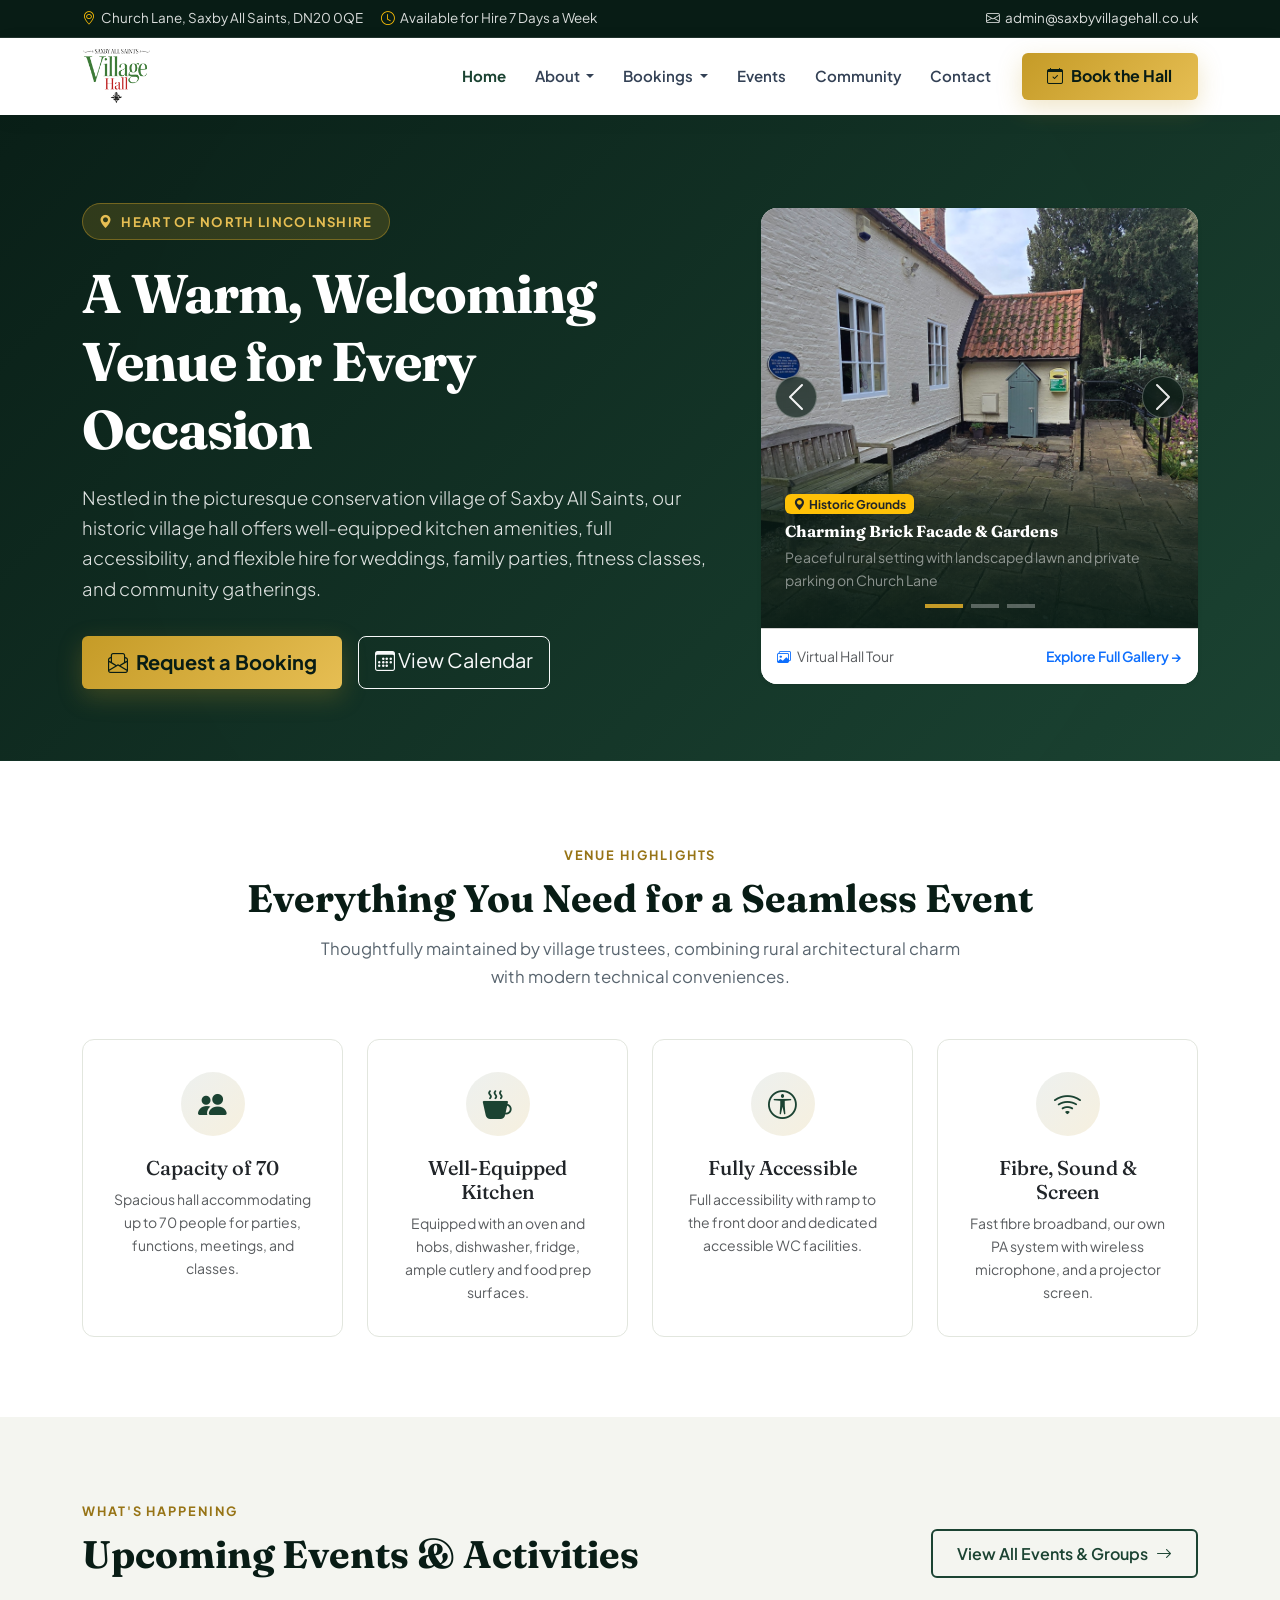
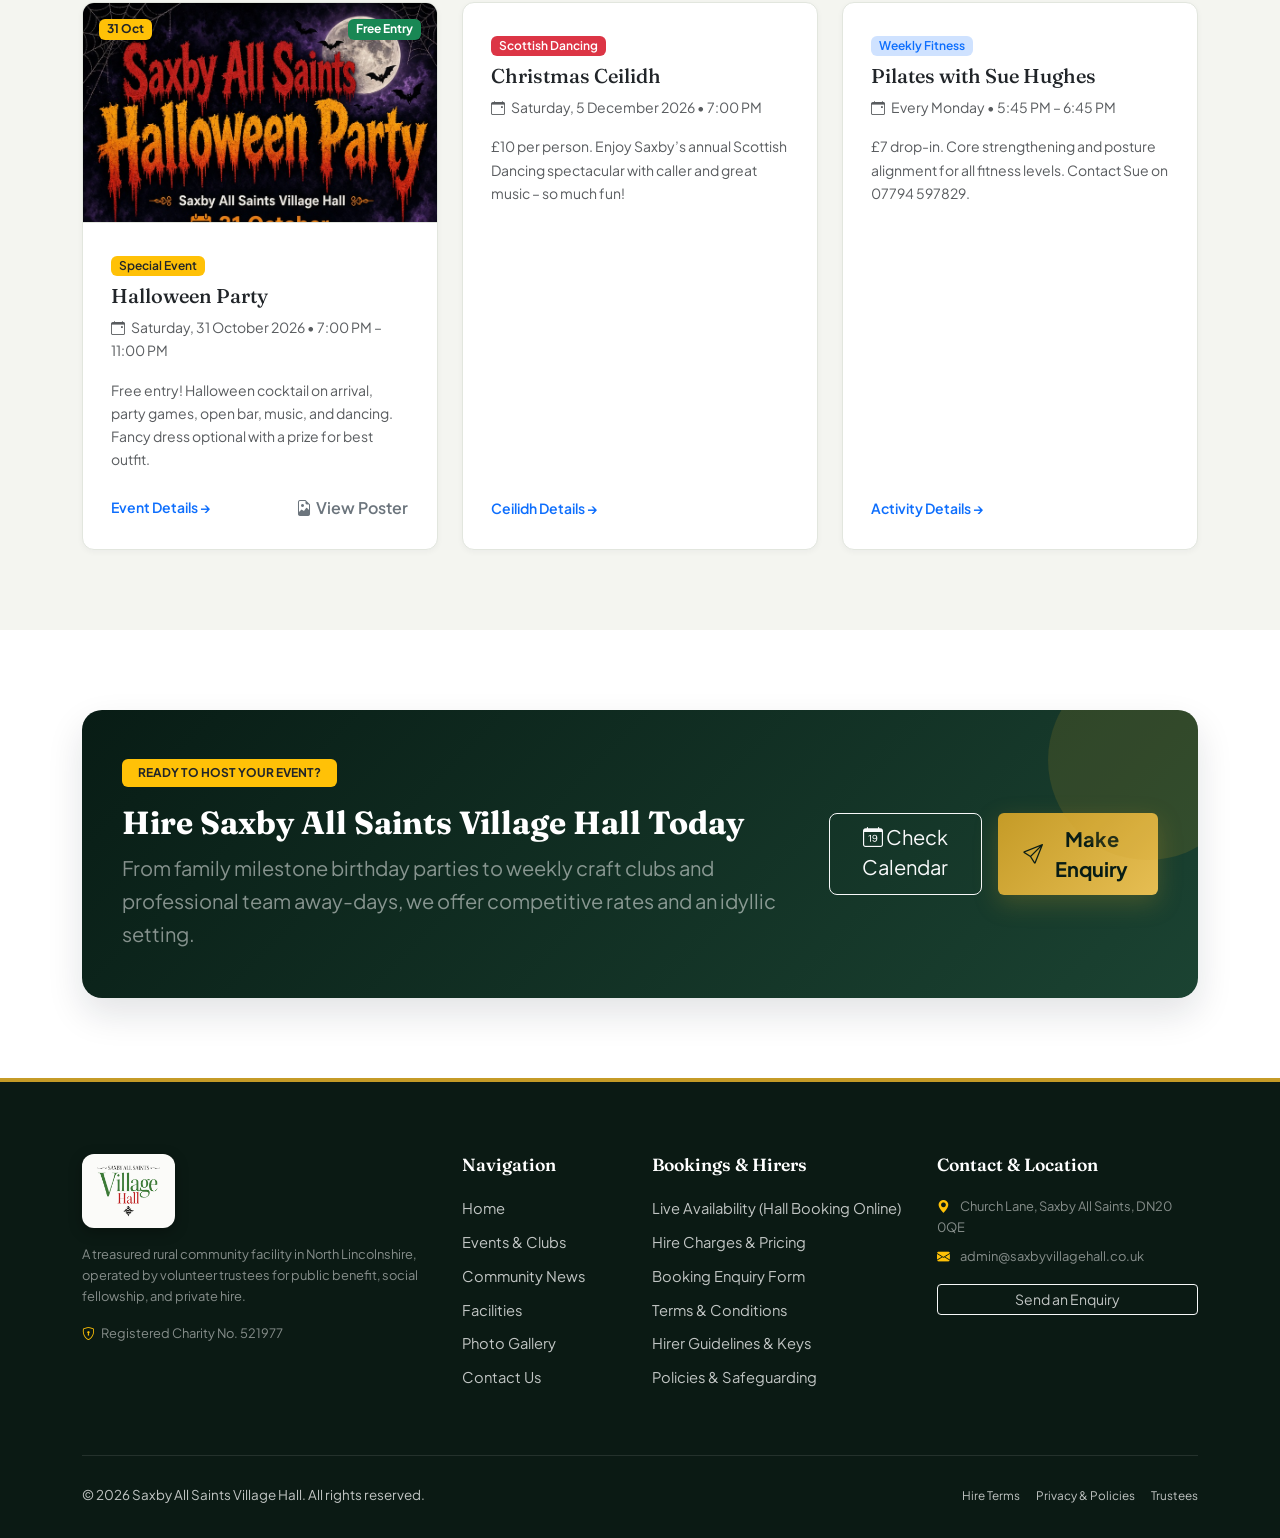
<file: index.html>
<!DOCTYPE html>
<html lang="en">

<head>
  <meta charset="UTF-8">
  <meta name="viewport" content="width=device-width, initial-scale=1.0">
  <title>Saxby All Saints Village Hall | Community Hub in North Lincolnshire</title>
  <meta name="description"
    content="Welcome to Saxby All Saints Village Hall in North Lincolnshire. The ideal venue for weddings, parties, community events, meetings, and classes. Check availability and hire rates.">

  <!-- Favicon -->
  <link rel="icon" type="image/png" href="assets/images/village-hall.png">

  <!-- Bootstrap 5 CSS & Icons CDN -->
  <link href="https://cdn.jsdelivr.net/npm/bootstrap@5.3.3/dist/css/bootstrap.min.css" rel="stylesheet"
    integrity="sha384-QWTKZyjpPEjISv5WaRU9OFeRpok6YctnYmDr5pNlyT2bRjXh0JMhjY6hW+ALEwIH" crossorigin="anonymous">
  <link rel="stylesheet" href="https://cdn.jsdelivr.net/npm/bootstrap-icons@1.11.3/font/bootstrap-icons.min.css">

  <!-- Custom Stylesheet -->
  <link rel="stylesheet" href="assets/css/style.css?v=2">
</head>

<body>

  <!-- Top Utility Bar -->
  <div class="top-bar d-none d-md-block">
    <div class="container d-flex justify-content-between align-items-center">
      <div>
        <span class="me-3"><i class="bi bi-geo-alt me-1 text-warning"></i> Church Lane, Saxby All Saints, DN20
          0QE</span>
        <span><i class="bi bi-clock me-1 text-warning"></i> Available for Hire 7 Days a Week</span>
      </div>
      <div>
        <a href="mailto:admin@saxbyvillagehall.co.uk"><i class="bi bi-envelope me-1"></i>
          admin@saxbyvillagehall.co.uk</a>
      </div>
    </div>
  </div>

  <!-- Sticky Bootstrap 5 Navigation Bar -->
  <nav class="navbar navbar-expand-lg navbar-custom sticky-top" id="mainNavbar">
    <div class="container">
      <a class="navbar-brand navbar-brand-wrapper" href="index.html">
        <img src="assets/images/village-hall.png" alt="Saxby All Saints Village Hall" width="69" height="60" class="navbar-brand-logo">
      </a>

      <button class="navbar-toggler" type="button" data-bs-toggle="collapse" data-bs-target="#navbarMain"
        aria-controls="navbarMain" aria-expanded="false" aria-label="Toggle navigation">
        <span class="navbar-toggler-icon"></span>
      </button>

      <div class="collapse navbar-collapse" id="navbarMain">
        <ul class="navbar-nav ms-auto mb-2 mb-lg-0 align-items-lg-center">
          <li class="nav-item">
            <a class="nav-link active" aria-current="page" href="index.html">Home</a>
          </li>

          <!-- About Dropdown -->
          <li class="nav-item dropdown">
            <a class="nav-link dropdown-toggle" href="#" id="aboutDropdown" role="button" data-bs-toggle="dropdown"
              aria-expanded="false">
              About
            </a>
            <ul class="dropdown-menu shadow" aria-labelledby="aboutDropdown">
              <li><a class="dropdown-item" href="about.html"><i class="bi bi-info-circle"></i> Village Hall History
                  &amp; Overview</a></li>
              <li><a class="dropdown-item" href="facilities.html"><i class="bi bi-building-gear"></i> Facilities &amp;
                  Specifications</a></li>
              <li><a class="dropdown-item" href="management.html"><i class="bi bi-people"></i> Committee &amp;
                  Trustees</a></li>
              <li><a class="dropdown-item" href="gallery.html"><i class="bi bi-images"></i> Photo Gallery</a></li>
              <li><a class="dropdown-item" href="policies.html"><i class="bi bi-shield-check"></i> Policies &amp;
                  Governance</a></li>
            </ul>
          </li>

          <!-- Bookings Dropdown -->
          <li class="nav-item dropdown">
            <a class="nav-link dropdown-toggle" href="#" id="bookingsDropdown" role="button" data-bs-toggle="dropdown"
              aria-expanded="false">
              Bookings
            </a>
            <ul class="dropdown-menu shadow" aria-labelledby="bookingsDropdown">
              <li><a class="dropdown-item" href="calendar.html"><i class="bi bi-calendar3"></i> Live Calendar &amp;
                  Availability</a></li>
              <li><a class="dropdown-item" href="charges.html"><i class="bi bi-tag"></i> Hire Charges &amp; Rates</a>
              </li>
              <li><a class="dropdown-item" href="enquiries.html"><i class="bi bi-pencil-square"></i> Booking Enquiry
                  Form</a></li>
              <li>
                <hr class="dropdown-divider">
              </li>
              <li><a class="dropdown-item" href="terms.html"><i class="bi bi-file-text"></i> Terms &amp; Conditions</a>
              </li>
              <li><a class="dropdown-item" href="instructions.html"><i class="bi bi-card-checklist"></i> Hirer
                  Instructions</a></li>
            </ul>
          </li>

          <li class="nav-item">
            <a class="nav-link" href="events.html">Events</a>
          </li>
          <li class="nav-item">
            <a class="nav-link" href="community.html">Community</a>
          </li>

          <li class="nav-item">
            <a class="nav-link" href="contact.html">Contact</a>
          </li>

          <li class="nav-item ms-lg-3 mt-2 mt-lg-0">
            <a class="btn btn-accent-custom" href="enquiries.html">
              <i class="bi bi-calendar-check"></i> Book the Hall
            </a>
          </li>
        </ul>
      </div>
    </div>
  </nav>

  <!-- Hero Showcase Section -->
  <header class="hero-section text-center text-lg-start">
    <div class="container">
      <div class="row align-items-center g-5">
        <div class="col-lg-7">
          <div class="hero-badge">
            <i class="bi bi-geo-alt-fill"></i> Heart of North Lincolnshire
          </div>
          <h1 class="hero-title">A Warm, Welcoming Venue for Every Occasion</h1>
          <p class="hero-lead">
            Nestled in the picturesque conservation village of Saxby All Saints, our historic village hall offers
            well-equipped kitchen amenities, full accessibility, and flexible hire for weddings, family parties, fitness
            classes, and community gatherings.
          </p>
          <div class="d-flex flex-wrap gap-3 justify-content-center justify-content-lg-start">
            <a href="enquiries.html" class="btn btn-accent-custom btn-lg">
              <i class="bi bi-envelope-paper"></i> Request a Booking
            </a>
            <a href="calendar.html" class="btn btn-outline-light btn-lg">
              <i class="bi bi-calendar3"></i> View Calendar
            </a>
          </div>
        </div>
        <div class="col-lg-5">
          <!-- Hero Photo Carousel Card -->
          <div class="card border-0 hero-carousel-card shadow-sm rounded-4 overflow-hidden">

            <div id="villageHallHeroCarousel" class="carousel slide carousel-fade" data-bs-ride="carousel"
              data-bs-interval="4500">

              <!-- Carousel Indicators -->
              <div class="carousel-indicators">
                <button type="button" data-bs-target="#villageHallHeroCarousel" data-bs-slide-to="0" class="active"
                  aria-current="true" aria-label="Slide 1: Exterior &amp; Grounds"></button>
                <button type="button" data-bs-target="#villageHallHeroCarousel" data-bs-slide-to="1"
                  aria-label="Slide 2: Main Hall Interior"></button>
                <button type="button" data-bs-target="#villageHallHeroCarousel" data-bs-slide-to="2"
                  aria-label="Slide 3: Well-Equipped Kitchen"></button>
              </div>

              <!-- Carousel Inner Slides -->
              <div class="carousel-inner">

                <!-- Slide 1: Exterior Gardens -->
                <div class="carousel-item active" data-bs-interval="4500">
                  <img src="assets/images/hero-exterior.jpg" class="d-block w-100"
                    alt="Saxby All Saints Village Hall Exterior &amp; Grounds" loading="eager">
                  <div class="carousel-caption">
                    <span class="badge bg-warning text-dark fw-bold mb-2">
                      <i class="bi bi-geo-alt-fill me-1"></i>Historic Grounds
                    </span>
                    <h5 class="h6 fw-bold mb-1 text-white">Charming Brick Facade &amp; Gardens</h5>
                    <p class="small text-white-50 mb-0">Peaceful rural setting with landscaped lawn and private parking
                      on Church Lane</p>
                  </div>
                </div>

                <!-- Slide 2: Main Hall Interior -->
                <div class="carousel-item" data-bs-interval="4500">
                  <img src="assets/images/hero-interior.jpg" class="d-block w-100"
                    alt="Saxby All Saints Village Hall Main Hall Interior" loading="eager">
                  <div class="carousel-caption">
                    <span class="badge bg-warning text-dark fw-bold mb-2">
                      <i class="bi bi-stars me-1"></i>Main Hall Interior
                    </span>
                    <h5 class="h6 fw-bold mb-1 text-white">Spacious Function &amp; Party Space</h5>
                    <p class="small text-white-50 mb-0">High exposed timber beams, sprung oak dance floor, and seating
                      for up to 70 guests</p>
                  </div>
                </div>

                <!-- Slide 3: Kitchen & Amenities -->
                <div class="carousel-item" data-bs-interval="4500">
                  <img src="assets/images/hero-kitchen.jpg" class="d-block w-100"
                    alt="Saxby All Saints Village Hall Kitchen" loading="eager">
                  <div class="carousel-caption">
                    <span class="badge bg-warning text-dark fw-bold mb-2">
                      <i class="bi bi-cup-hot-fill me-1"></i>Kitchen Amenities
                    </span>
                    <h5 class="h6 fw-bold mb-1 text-white">Well-Equipped Kitchen</h5>
                    <p class="small text-white-50 mb-0">Equipped with an oven and hobs, dishwasher, fridge, ample
                      cutlery and food prep surfaces</p>
                  </div>
                </div>

              </div>

              <!-- Carousel Navigation Controls -->
              <button class="carousel-control-prev" type="button" data-bs-target="#villageHallHeroCarousel"
                data-bs-slide="prev" aria-label="Previous Photo">
                <span class="carousel-control-prev-icon" aria-hidden="true"></span>
                <span class="visually-hidden">Previous</span>
              </button>
              <button class="carousel-control-next" type="button" data-bs-target="#villageHallHeroCarousel"
                data-bs-slide="next" aria-label="Next Photo">
                <span class="carousel-control-next-icon" aria-hidden="true"></span>
                <span class="visually-hidden">Next</span>
              </button>

            </div>

            <!-- Card Footer Quick Link -->
            <div class="card-footer bg-white p-3 d-flex justify-content-between align-items-center">
              <span class="small text-muted">
                <i class="bi bi-images text-primary me-1"></i> Virtual Hall Tour
              </span>
              <a href="gallery.html" class="small fw-semibold text-primary text-decoration-none">
                Explore Full Gallery &rarr;
              </a>
            </div>

          </div>
        </div>
      </div>
    </div>
  </header>

  <!-- Key Features Grid -->
  <section class="section-padding bg-white">
    <div class="container">
      <div class="text-center section-title-wrap">
        <span class="section-subtitle">Venue Highlights</span>
        <h2 class="section-title">Everything You Need for a Seamless Event</h2>
        <p class="section-lead mx-auto">Thoughtfully maintained by village trustees, combining rural architectural charm
          with modern technical conveniences.</p>
      </div>

      <div class="row g-4">
        <div class="col-md-6 col-lg-3">
          <div class="feature-box">
            <div class="icon"><i class="bi bi-people-fill"></i></div>
            <h4 class="h5">Capacity of 70</h4>
            <p class="text-muted small mb-0">Spacious hall accommodating up to 70 people for parties, functions,
              meetings, and classes.</p>
          </div>
        </div>

        <div class="col-md-6 col-lg-3">
          <div class="feature-box">
            <div class="icon"><i class="bi bi-cup-hot-fill"></i></div>
            <h4 class="h5">Well-Equipped Kitchen</h4>
            <p class="text-muted small mb-0">Equipped with an oven and hobs, dishwasher, fridge, ample cutlery and food
              prep surfaces.</p>
          </div>
        </div>

        <div class="col-md-6 col-lg-3">
          <div class="feature-box">
            <div class="icon"><i class="bi bi-universal-access-circle"></i></div>
            <h4 class="h5">Fully Accessible</h4>
            <p class="text-muted small mb-0">Full accessibility with ramp to the front door and dedicated accessible WC
              facilities.</p>
          </div>
        </div>

        <div class="col-md-6 col-lg-3">
          <div class="feature-box">
            <div class="icon"><i class="bi bi-wifi"></i></div>
            <h4 class="h5">Fibre, Sound &amp; Screen</h4>
            <p class="text-muted small mb-0">Fast fibre broadband, our own PA system with wireless microphone, and a
              projector screen.</p>
          </div>
        </div>
      </div>
    </div>
  </section>

  <!-- Events Showcase Section -->
  <section class="section-padding" style="background-color: var(--color-surface-alt);">
    <div class="container">
      <div class="d-flex flex-column flex-md-row justify-content-between align-items-md-end mb-4">
        <div>
          <span class="section-subtitle">What's Happening</span>
          <h2 class="section-title mb-0">Upcoming Events &amp; Activities</h2>
        </div>
        <div class="mt-3 mt-md-0">
          <a href="events.html" class="btn btn-outline-custom">View All Events &amp; Groups <i
              class="bi bi-arrow-right"></i></a>
        </div>
      </div>

      <div class="row g-4">
        <!-- Event Card 1 -->
        <div class="col-md-4">
          <div class="custom-card">
            <div class="event-card-media" role="button" data-bs-toggle="modal" data-bs-target="#posterModal"
              data-poster-src="assets/images/halloweenparty.jpg" data-poster-title="Saxby All Saints Halloween Party">
              <img src="assets/images/halloweenparty.jpg" class="event-poster-img"
                alt="Saxby All Saints Halloween Party Poster" loading="lazy">
              <span class="badge bg-warning text-dark position-absolute top-0 start-0 m-3 shadow-sm fw-bold">31
                Oct</span>
              <span class="badge bg-success position-absolute top-0 end-0 m-3 shadow-sm fw-bold">Free Entry</span>
              <div class="event-poster-overlay">
                <span class="small text-white"><i class="bi bi-cup-straw me-1 text-warning"></i>Cocktail &amp; Bar
                  Open</span>
                <button type="button" class="event-poster-zoom-btn" tabindex="-1">
                  <i class="bi bi-zoom-in"></i> View Poster
                </button>
              </div>
            </div>
            <div class="card-body d-flex flex-column">
              <div>
                <span class="badge bg-warning text-dark mb-2 fw-semibold">Special Event</span>
              </div>
              <h4 class="h5 mb-2">Halloween Party</h4>
              <p class="text-muted small mb-3"><i class="bi bi-calendar-event me-1"></i> Saturday, 31 October 2026
                &bull; 7:00 PM &ndash; 11:00 PM</p>
              <p class="text-muted small flex-grow-1">Free entry! Halloween cocktail on arrival, party games, open bar,
                music, and dancing. Fancy dress optional with a prize for best outfit.</p>
              <div class="d-flex justify-content-between align-items-center mt-auto pt-2">
                <a href="events.html#special-events" class="fw-semibold text-primary small">Event Details &rarr;</a>
                <button type="button" class="btn btn-link p-0 text-decoration-none small fw-semibold text-secondary"
                  data-bs-toggle="modal" data-bs-target="#posterModal"
                  data-poster-src="assets/images/halloweenparty.jpg"
                  data-poster-title="Saxby All Saints Halloween Party">
                  <i class="bi bi-file-earmark-image me-1"></i>View Poster
                </button>
              </div>
            </div>
          </div>
        </div>

        <!-- Event Card 2 -->
        <div class="col-md-4">
          <div class="custom-card">
            <div class="card-body d-flex flex-column">
              <div>
                <span class="badge bg-danger text-white mb-2 fw-semibold">Scottish Dancing</span>
              </div>
              <h4 class="h5 mb-2">Christmas Ceilidh</h4>
              <p class="text-muted small mb-3"><i class="bi bi-calendar-event me-1"></i> Saturday, 5 December 2026
                &bull; 7:00 PM</p>
              <p class="text-muted small flex-grow-1">&pound;10 per person. Enjoy Saxby’s annual Scottish Dancing
                spectacular with caller and great music &ndash; so much fun!</p>
              <div class="mt-auto pt-2">
                <a href="events.html#special-events" class="fw-semibold text-primary small">Ceilidh Details &rarr;</a>
              </div>
            </div>
          </div>
        </div>

        <!-- Event Card 3 -->
        <div class="col-md-4">
          <div class="custom-card">
            <div class="card-body d-flex flex-column">
              <div>
                <span class="badge bg-primary-subtle text-primary mb-2 fw-semibold">Weekly Fitness</span>
              </div>
              <h4 class="h5 mb-2">Pilates with Sue Hughes</h4>
              <p class="text-muted small mb-3"><i class="bi bi-calendar-event me-1"></i> Every Monday &bull; 5:45 PM
                &ndash; 6:45 PM</p>
              <p class="text-muted small flex-grow-1">&pound;7 drop-in. Core strengthening and posture alignment for all
                fitness levels. Contact Sue on 07794 597829.</p>
              <div class="mt-auto pt-2">
                <a href="events.html#regular-activities" class="fw-semibold text-primary small">Activity Details
                  &rarr;</a>
              </div>
            </div>
          </div>
        </div>
      </div>
    </div>
  </section>

  <!-- Quick Booking Callout Section -->
  <section class="section-padding bg-white">
    <div class="container">
      <div class="callout-ribbon">
        <div class="row align-items-center g-4">
          <div class="col-lg-8">
            <span class="badge bg-warning text-dark px-3 py-2 text-uppercase mb-3 fw-bold">Ready to Host Your
              Event?</span>
            <h2 class="text-white mb-2">Hire Saxby All Saints Village Hall Today</h2>
            <p class="text-white-50 mb-0 fs-5">
              From family milestone birthday parties to weekly craft clubs and professional team away-days, we offer
              competitive rates and an idyllic setting.
            </p>
          </div>
          <div class="col-lg-4 text-lg-end">
            <div class="d-flex flex-column flex-sm-row gap-3 justify-content-lg-end">
              <a href="calendar.html" class="btn btn-outline-light btn-lg">
                <i class="bi bi-calendar-date"></i> Check Calendar
              </a>
              <a href="enquiries.html" class="btn btn-accent-custom btn-lg">
                <i class="bi bi-send"></i> Make Enquiry
              </a>
            </div>
          </div>
        </div>
      </div>
    </div>
  </section>

  <!-- Event Poster Lightbox Modal -->
  <div class="modal fade" id="posterModal" tabindex="-1" aria-labelledby="posterModalLabel" aria-hidden="true">
    <div class="modal-dialog modal-dialog-centered modal-lg">
      <div class="modal-content border-0 shadow-lg overflow-hidden">
        <div class="modal-header bg-dark text-white border-0 py-3">
          <h5 class="modal-title h6 mb-0" id="posterModalLabel">
            <i class="bi bi-file-earmark-image text-warning me-2"></i>Event Poster
          </h5>
          <button type="button" class="btn-close btn-close-white" data-bs-dismiss="modal" aria-label="Close"></button>
        </div>
        <div class="modal-body p-2 p-md-3 bg-light text-center">
          <img id="posterModalImg" src="assets/images/halloweenparty.jpg" alt="Event Poster"
            class="img-fluid rounded shadow-sm" style="max-height: 80vh; width: auto; object-fit: contain;">
        </div>
        <div class="modal-footer bg-white border-0 py-2 d-flex justify-content-between align-items-center">
          <span id="posterModalCaption" class="small text-muted fw-semibold">Saxby All Saints Village Hall &bull; Event
            Poster</span>
          <div class="d-flex gap-2">
            <a id="posterModalDownload" href="assets/images/halloweenparty.jpg" target="_blank"
              rel="noopener noreferrer" class="btn btn-sm btn-outline-primary">
              <i class="bi bi-box-arrow-up-right me-1"></i>Open Full Size
            </a>
            <button type="button" class="btn btn-sm btn-secondary" data-bs-dismiss="modal">Close</button>
          </div>
        </div>
      </div>
    </div>
  </div>

  <!-- Footer -->
  <footer class="footer-custom">
    <div class="container">
      <div class="row g-4">
        <div class="col-lg-4">
          <a href="index.html" class="footer-brand-logo-wrap mb-3" aria-label="Saxby All Saints Village Hall Home">
            <img src="assets/images/village-hall.png" alt="Saxby All Saints Village Hall" width="65" height="56" class="footer-brand-logo" loading="lazy">
          </a>
          <p class="small text-white-50 mb-3">
            A treasured rural community facility in North Lincolnshire, operated by volunteer trustees for public
            benefit, social fellowship, and private hire.
          </p>
          <div class="small text-white-50">
            <i class="bi bi-shield-lock me-1 text-warning"></i> Registered Charity No. 521977
          </div>
        </div>

        <div class="col-sm-6 col-lg-2">
          <h5>Navigation</h5>
          <ul class="footer-links">
            <li><a href="index.html">Home</a></li>
            <li><a href="events.html">Events &amp; Clubs</a></li>
            <li><a href="community.html">Community News</a></li>
            <li><a href="facilities.html">Facilities</a></li>
            <li><a href="gallery.html">Photo Gallery</a></li>
            <li><a href="contact.html">Contact Us</a></li>
          </ul>
        </div>

        <div class="col-sm-6 col-lg-3">
          <h5>Bookings &amp; Hirers</h5>
          <ul class="footer-links">
            <li><a href="calendar.html">Live Availability (Hall Booking Online)</a></li>
            <li><a href="charges.html">Hire Charges &amp; Pricing</a></li>
            <li><a href="enquiries.html">Booking Enquiry Form</a></li>
            <li><a href="terms.html">Terms &amp; Conditions</a></li>
            <li><a href="instructions.html">Hirer Guidelines &amp; Keys</a></li>
            <li><a href="policies.html">Policies &amp; Safeguarding</a></li>
          </ul>
        </div>

        <div class="col-lg-3">
          <h5>Contact &amp; Location</h5>
          <p class="small text-white-50 mb-2">
            <i class="bi bi-geo-alt-fill text-warning me-2"></i> Church Lane, Saxby All Saints, DN20 0QE
          </p>
          <p class="small text-white-50 mb-3">
            <i class="bi bi-envelope-fill text-warning me-2"></i> admin@saxbyvillagehall.co.uk
          </p>
          <a href="enquiries.html" class="btn btn-sm btn-outline-light w-100">Send an Enquiry</a>
        </div>
      </div>

      <div class="footer-bottom d-flex flex-column flex-md-row justify-content-between align-items-center gap-3">
        <div>
          &copy; <span id="current-year"></span> Saxby All Saints Village Hall. All rights reserved.
        </div>
        <div class="d-flex gap-3 small">
          <a href="terms.html">Hire Terms</a>
          <a href="policies.html">Privacy &amp; Policies</a>
          <a href="management.html">Trustees</a>
        </div>
      </div>
    </div>
  </footer>

  <!-- Bootstrap 5 Bundle JS -->
  <script src="https://cdn.jsdelivr.net/npm/bootstrap@5.3.3/dist/js/bootstrap.bundle.min.js"
    integrity="sha384-YvpcrYf0tY3lHB60NNkmXc5s9fDVZLESaAA55NDzOxhy9GkcIdslK1eN7N6jIeHz"
    crossorigin="anonymous"></script>
  <!-- Main Custom JS -->
  <script src="assets/js/main.js?v=2"></script>
</body>

</html>
</file>
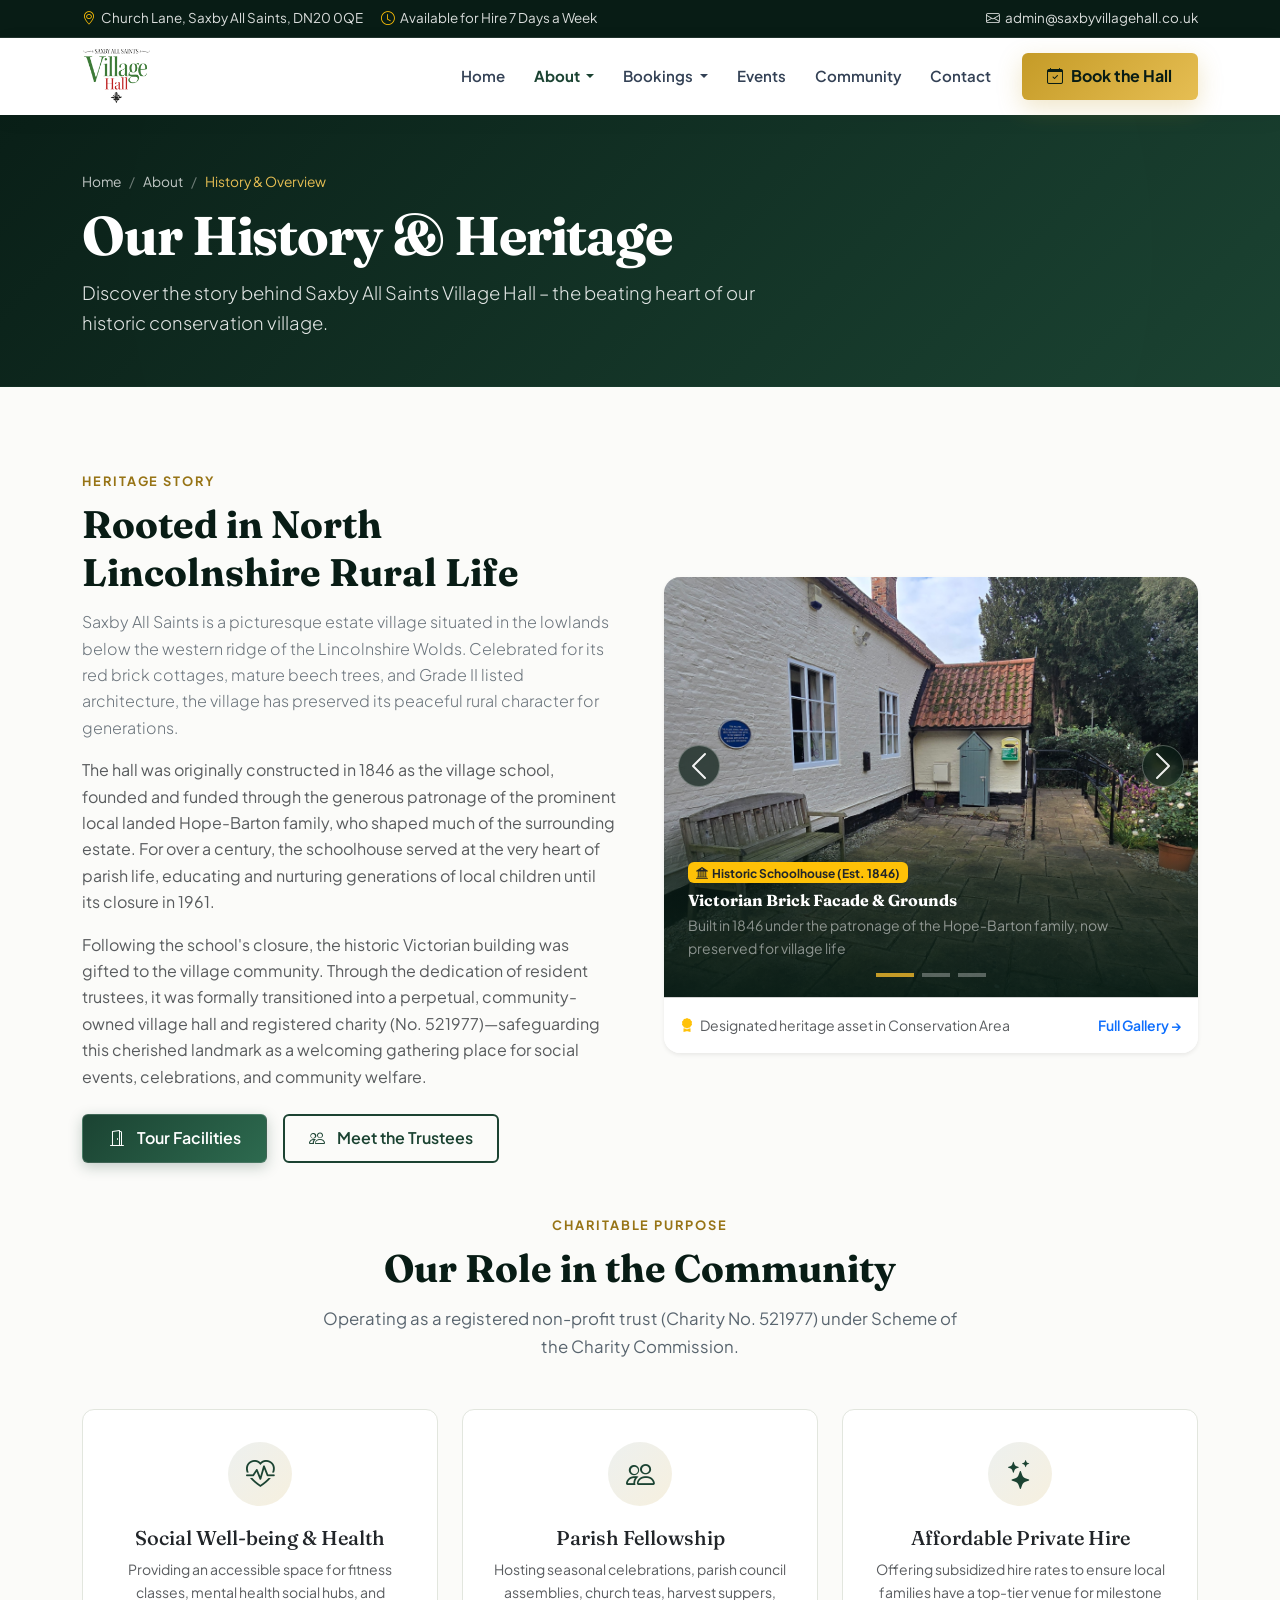
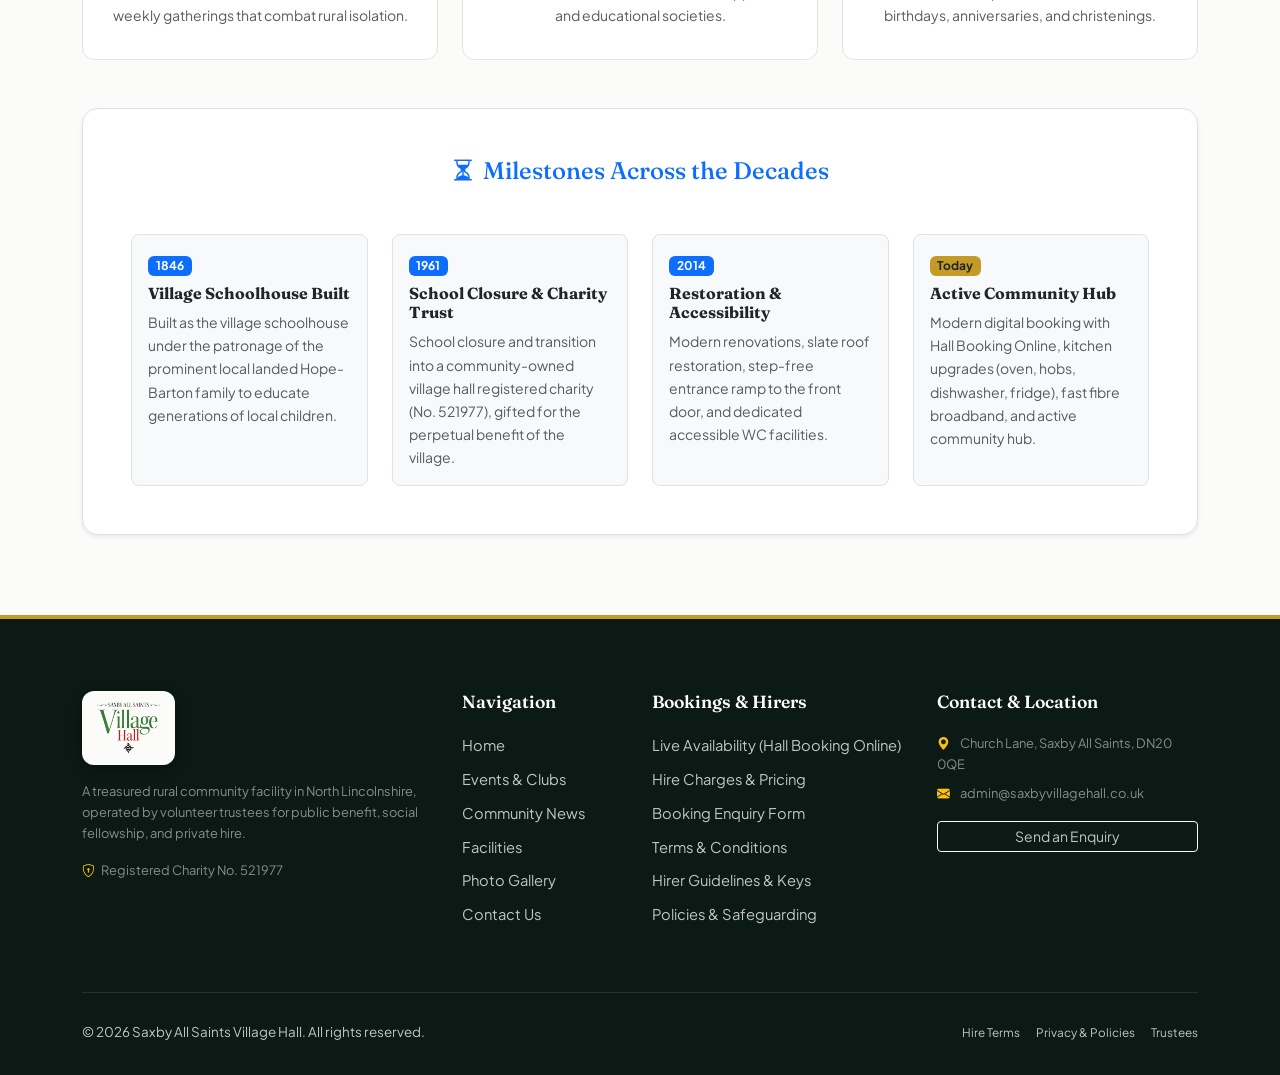
<file: about.html>
<!DOCTYPE html>
<html lang="en">
<head>
  <meta charset="UTF-8">
  <meta name="viewport" content="width=device-width, initial-scale=1.0">
  <title>About the Village Hall &amp; Heritage | Saxby All Saints Village Hall</title>
  <meta name="description" content="Discover the history, 1846 village schoolhouse origins, Hope-Barton family patronage, and charitable mission of Saxby All Saints Village Hall (Charity No. 521977).">
  
  <link rel="icon" type="image/png" href="assets/images/village-hall.png">
  <link href="https://cdn.jsdelivr.net/npm/bootstrap@5.3.3/dist/css/bootstrap.min.css" rel="stylesheet" integrity="sha384-QWTKZyjpPEjISv5WaRU9OFeRpok6YctnYmDr5pNlyT2bRjXh0JMhjY6hW+ALEwIH" crossorigin="anonymous">
  <link rel="stylesheet" href="https://cdn.jsdelivr.net/npm/bootstrap-icons@1.11.3/font/bootstrap-icons.min.css">
  <link rel="stylesheet" href="assets/css/style.css?v=2">
</head>
<body>

  <!-- Top Utility Bar -->
  <div class="top-bar d-none d-md-block">
    <div class="container d-flex justify-content-between align-items-center">
      <div>
        <span class="me-3"><i class="bi bi-geo-alt me-1 text-warning"></i> Church Lane, Saxby All Saints, DN20 0QE</span>
        <span><i class="bi bi-clock me-1 text-warning"></i> Available for Hire 7 Days a Week</span>
      </div>
      <div>
        <a href="mailto:admin@saxbyvillagehall.co.uk"><i class="bi bi-envelope me-1"></i> admin@saxbyvillagehall.co.uk</a>
      </div>
    </div>
  </div>

  <!-- Sticky Bootstrap 5 Navigation Bar -->
  <nav class="navbar navbar-expand-lg navbar-custom sticky-top" id="mainNavbar">
    <div class="container">
      <a class="navbar-brand navbar-brand-wrapper" href="index.html">
        <img src="assets/images/village-hall.png" alt="Saxby All Saints Village Hall" width="69" height="60" class="navbar-brand-logo">
      </a>

      <button class="navbar-toggler" type="button" data-bs-toggle="collapse" data-bs-target="#navbarMain" aria-controls="navbarMain" aria-expanded="false" aria-label="Toggle navigation">
        <span class="navbar-toggler-icon"></span>
      </button>

      <div class="collapse navbar-collapse" id="navbarMain">
        <ul class="navbar-nav ms-auto mb-2 mb-lg-0 align-items-lg-center">
          <li class="nav-item">
            <a class="nav-link" href="index.html">Home</a>
          </li>

          <!-- About Dropdown -->
          <li class="nav-item dropdown">
            <a class="nav-link dropdown-toggle active" href="#" id="aboutDropdown" role="button" data-bs-toggle="dropdown" aria-expanded="false">
              About
            </a>
            <ul class="dropdown-menu shadow" aria-labelledby="aboutDropdown">
              <li><a class="dropdown-item active" href="about.html"><i class="bi bi-info-circle"></i> Village Hall History &amp; Overview</a></li>
              <li><a class="dropdown-item" href="facilities.html"><i class="bi bi-building-gear"></i> Facilities &amp; Specifications</a></li>
              <li><a class="dropdown-item" href="management.html"><i class="bi bi-people"></i> Committee &amp; Trustees</a></li>
              <li><a class="dropdown-item" href="gallery.html"><i class="bi bi-images"></i> Photo Gallery</a></li>
              <li><a class="dropdown-item" href="policies.html"><i class="bi bi-shield-check"></i> Policies &amp; Governance</a></li>
            </ul>
          </li>

          <!-- Bookings Dropdown -->
          <li class="nav-item dropdown">
            <a class="nav-link dropdown-toggle" href="#" id="bookingsDropdown" role="button" data-bs-toggle="dropdown" aria-expanded="false">
              Bookings
            </a>
            <ul class="dropdown-menu shadow" aria-labelledby="bookingsDropdown">
              <li><a class="dropdown-item" href="calendar.html"><i class="bi bi-calendar3"></i> Live Calendar &amp; Availability</a></li>
              <li><a class="dropdown-item" href="charges.html"><i class="bi bi-tag"></i> Hire Charges &amp; Rates</a></li>
              <li><a class="dropdown-item" href="enquiries.html"><i class="bi bi-pencil-square"></i> Booking Enquiry Form</a></li>
              <li><hr class="dropdown-divider"></li>
              <li><a class="dropdown-item" href="terms.html"><i class="bi bi-file-text"></i> Terms &amp; Conditions</a></li>
              <li><a class="dropdown-item" href="instructions.html"><i class="bi bi-card-checklist"></i> Hirer Instructions</a></li>
            </ul>
          </li>

          <li class="nav-item">
            <a class="nav-link" href="events.html">Events</a>
          </li>
          <li class="nav-item">
            <a class="nav-link" href="community.html">Community</a>
          </li>

          <li class="nav-item">
            <a class="nav-link" href="contact.html">Contact</a>
          </li>

          <li class="nav-item ms-lg-3 mt-2 mt-lg-0">
            <a class="btn btn-accent-custom" href="enquiries.html">
              <i class="bi bi-calendar-check"></i> Book the Hall
            </a>
          </li>
        </ul>
      </div>
    </div>
  </nav>

  <!-- Page Header -->
  <header class="hero-section hero-compact">
    <div class="container">
      <nav aria-label="breadcrumb">
        <ol class="breadcrumb page-breadcrumb mb-2">
          <li class="breadcrumb-item"><a href="index.html">Home</a></li>
          <li class="breadcrumb-item"><a href="#">About</a></li>
          <li class="breadcrumb-item active" aria-current="page">History &amp; Overview</li>
        </ol>
      </nav>
      <h1 class="hero-title mb-2">Our History &amp; Heritage</h1>
      <p class="hero-lead mb-0">Discover the story behind Saxby All Saints Village Hall &ndash; the beating heart of our historic conservation village.</p>
    </div>
  </header>

  <!-- Main Content -->
  <main class="section-padding">
    <div class="container">
      
      <!-- Narrative Overview -->
      <div class="row g-5 align-items-center mb-5">
        <div class="col-lg-6">
          <span class="section-subtitle">Heritage Story</span>
          <h2 class="section-title">Rooted in North Lincolnshire Rural Life</h2>
          <p class="text-secondary lead fs-6">
            Saxby All Saints is a picturesque estate village situated in the lowlands below the western ridge of the Lincolnshire Wolds. Celebrated for its red brick cottages, mature beech trees, and Grade II listed architecture, the village has preserved its peaceful rural character for generations.
          </p>
          <p class="text-muted">
            The hall was originally constructed in 1846 as the village school, founded and funded through the generous patronage of the prominent local landed Hope-Barton family, who shaped much of the surrounding estate. For over a century, the schoolhouse served at the very heart of parish life, educating and nurturing generations of local children until its closure in 1961.
          </p>
          <p class="text-muted">
            Following the school's closure, the historic Victorian building was gifted to the village community. Through the dedication of resident trustees, it was formally transitioned into a perpetual, community-owned village hall and registered charity (No. 521977)—safeguarding this cherished landmark as a welcoming gathering place for social events, celebrations, and community welfare.
          </p>
          <div class="d-flex gap-3 mt-4">
            <a href="facilities.html" class="btn btn-primary-custom"><i class="bi bi-door-open me-1"></i> Tour Facilities</a>
            <a href="management.html" class="btn btn-outline-custom"><i class="bi bi-people me-1"></i> Meet the Trustees</a>
          </div>
        </div>

        <div class="col-lg-6">
          <!-- About Photo Carousel Card -->
          <div class="card border-0 hero-carousel-card shadow-sm rounded-4 overflow-hidden">
            
            <div id="aboutHallCarousel" class="carousel slide carousel-fade" data-bs-ride="carousel" data-bs-interval="4500">
              
              <!-- Carousel Indicators -->
              <div class="carousel-indicators">
                <button type="button" data-bs-target="#aboutHallCarousel" data-bs-slide-to="0" class="active" aria-current="true" aria-label="Slide 1: Historic Exterior"></button>
                <button type="button" data-bs-target="#aboutHallCarousel" data-bs-slide-to="1" aria-label="Slide 2: Main Hall Interior"></button>
                <button type="button" data-bs-target="#aboutHallCarousel" data-bs-slide-to="2" aria-label="Slide 3: Saxby Village Setting"></button>
              </div>

              <!-- Carousel Inner Slides -->
              <div class="carousel-inner">
                
                <!-- Slide 1: Historic Exterior -->
                <div class="carousel-item active" data-bs-interval="4500">
                  <img src="assets/images/hero-exterior.jpg" class="d-block w-100" alt="Saxby All Saints Historic Village Hall Exterior" loading="eager">
                  <div class="carousel-caption">
                    <span class="badge bg-warning text-dark fw-bold mb-2">
                      <i class="bi bi-bank2 me-1"></i>Historic Schoolhouse (Est. 1846)
                    </span>
                    <h5 class="h6 fw-bold mb-1 text-white">Victorian Brick Facade &amp; Grounds</h5>
                    <p class="small text-white-50 mb-0">Built in 1846 under the patronage of the Hope-Barton family, now preserved for village life</p>
                  </div>
                </div>

                <!-- Slide 2: Main Hall Interior -->
                <div class="carousel-item" data-bs-interval="4500">
                  <img src="assets/images/hero-interior.jpg" class="d-block w-100" alt="Saxby All Saints Village Hall Interior" loading="eager">
                  <div class="carousel-caption">
                    <span class="badge bg-warning text-dark fw-bold mb-2">
                      <i class="bi bi-stars me-1"></i>Community Gathering Hall
                    </span>
                    <h5 class="h6 fw-bold mb-1 text-white">Spacious &amp; Welcoming Interior</h5>
                    <p class="small text-white-50 mb-0">High exposed timber beams, sprung oak dance floor, and comfortable seating for up to 70 guests</p>
                  </div>
                </div>

                <!-- Slide 3: Saxby Village Setting -->
                <div class="carousel-item" data-bs-interval="4500">
                  <img src="assets/images/village-setting.jpg" class="d-block w-100" alt="Saxby All Saints Conservation Village Setting" loading="eager">
                  <div class="carousel-caption">
                    <span class="badge bg-warning text-dark fw-bold mb-2">
                      <i class="bi bi-tree-fill me-1"></i>Conservation Village
                    </span>
                    <h5 class="h6 fw-bold mb-1 text-white">Idyllic Church Lane Setting</h5>
                    <p class="small text-white-50 mb-0">Picturesque estate village with traditional cottages below the peaceful Lincolnshire Wolds</p>
                  </div>
                </div>

              </div>

              <!-- Carousel Navigation Controls -->
              <button class="carousel-control-prev" type="button" data-bs-target="#aboutHallCarousel" data-bs-slide="prev" aria-label="Previous Photo">
                <span class="carousel-control-prev-icon" aria-hidden="true"></span>
                <span class="visually-hidden">Previous</span>
              </button>
              <button class="carousel-control-next" type="button" data-bs-target="#aboutHallCarousel" data-bs-slide="next" aria-label="Next Photo">
                <span class="carousel-control-next-icon" aria-hidden="true"></span>
                <span class="visually-hidden">Next</span>
              </button>

            </div>

            <!-- Card Footer -->
            <div class="card-footer bg-white p-3 d-flex justify-content-between align-items-center">
              <span class="small text-muted">
                <i class="bi bi-award-fill text-warning me-1"></i> Designated heritage asset in Conservation Area
              </span>
              <a href="gallery.html" class="small fw-semibold text-primary text-decoration-none">
                Full Gallery &rarr;
              </a>
            </div>

          </div>
        </div>
      </div>

      <!-- Core Mission Pillars -->
      <div class="section-title-wrap text-center my-5">
        <span class="section-subtitle">Charitable Purpose</span>
        <h2 class="section-title">Our Role in the Community</h2>
        <p class="section-lead mx-auto">Operating as a registered non-profit trust (Charity No. 521977) under Scheme of the Charity Commission.</p>
      </div>

      <div class="row g-4 mb-5">
        <div class="col-md-4">
          <div class="feature-box">
            <div class="icon"><i class="bi bi-heart-pulse"></i></div>
            <h4 class="h5">Social Well-being &amp; Health</h4>
            <p class="text-muted small mb-0">Providing an accessible space for fitness classes, mental health social hubs, and weekly gatherings that combat rural isolation.</p>
          </div>
        </div>

        <div class="col-md-4">
          <div class="feature-box">
            <div class="icon"><i class="bi bi-people"></i></div>
            <h4 class="h5">Parish Fellowship</h4>
            <p class="text-muted small mb-0">Hosting seasonal celebrations, parish council assemblies, church teas, harvest suppers, and educational societies.</p>
          </div>
        </div>

        <div class="col-md-4">
          <div class="feature-box">
            <div class="icon"><i class="bi bi-stars"></i></div>
            <h4 class="h5">Affordable Private Hire</h4>
            <p class="text-muted small mb-0">Offering subsidized hire rates to ensure local families have a top-tier venue for milestone birthdays, anniversaries, and christenings.</p>
          </div>
        </div>
      </div>

      <!-- Historical Timeline -->
      <div class="p-4 p-md-5 bg-white rounded-4 border shadow-sm">
        <h3 class="h4 text-primary text-center mb-5"><i class="bi bi-hourglass-split me-2"></i>Milestones Across the Decades</h3>
        
        <div class="row g-4">
          <div class="col-md-3">
            <div class="p-3 bg-light rounded-3 border h-100">
              <span class="badge bg-primary text-white fw-bold mb-2">1846</span>
              <h5 class="h6 fw-bold">Village Schoolhouse Built</h5>
              <p class="text-muted small mb-0">Built as the village schoolhouse under the patronage of the prominent local landed Hope-Barton family to educate generations of local children.</p>
            </div>
          </div>

          <div class="col-md-3">
            <div class="p-3 bg-light rounded-3 border h-100">
              <span class="badge bg-primary text-white fw-bold mb-2">1961</span>
              <h5 class="h6 fw-bold">School Closure &amp; Charity Trust</h5>
              <p class="text-muted small mb-0">School closure and transition into a community-owned village hall registered charity (No. 521977), gifted for the perpetual benefit of the village.</p>
            </div>
          </div>

          <div class="col-md-3">
            <div class="p-3 bg-light rounded-3 border h-100">
              <span class="badge bg-primary text-white fw-bold mb-2">2014</span>
              <h5 class="h6 fw-bold">Restoration &amp; Accessibility</h5>
              <p class="text-muted small mb-0">Modern renovations, slate roof restoration, step-free entrance ramp to the front door, and dedicated accessible WC facilities.</p>
            </div>
          </div>

          <div class="col-md-3">
            <div class="p-3 bg-light rounded-3 border h-100">
              <span class="badge bg-accent text-dark fw-bold mb-2" style="background-color: var(--color-accent);">Today</span>
              <h5 class="h6 fw-bold">Active Community Hub</h5>
              <p class="text-muted small mb-0">Modern digital booking with Hall Booking Online, kitchen upgrades (oven, hobs, dishwasher, fridge), fast fibre broadband, and active community hub.</p>
            </div>
          </div>
        </div>
      </div>

    </div>
  </main>

  <!-- Footer -->
  <footer class="footer-custom">
    <div class="container">
      <div class="row g-4">
        <div class="col-lg-4">
          <a href="index.html" class="footer-brand-logo-wrap mb-3" aria-label="Saxby All Saints Village Hall Home">
            <img src="assets/images/village-hall.png" alt="Saxby All Saints Village Hall" width="65" height="56" class="footer-brand-logo" loading="lazy">
          </a>
          <p class="small text-white-50 mb-3">
            A treasured rural community facility in North Lincolnshire, operated by volunteer trustees for public benefit, social fellowship, and private hire.
          </p>
          <div class="small text-white-50">
            <i class="bi bi-shield-lock me-1 text-warning"></i> Registered Charity No. 521977
          </div>
        </div>

        <div class="col-sm-6 col-lg-2">
          <h5>Navigation</h5>
          <ul class="footer-links">
            <li><a href="index.html">Home</a></li>
            <li><a href="events.html">Events &amp; Clubs</a></li>
            <li><a href="community.html">Community News</a></li>
            <li><a href="facilities.html">Facilities</a></li>
            <li><a href="gallery.html">Photo Gallery</a></li>
            <li><a href="contact.html">Contact Us</a></li>
          </ul>
        </div>

        <div class="col-sm-6 col-lg-3">
          <h5>Bookings &amp; Hirers</h5>
          <ul class="footer-links">
            <li><a href="calendar.html">Live Availability (Hall Booking Online)</a></li>
            <li><a href="charges.html">Hire Charges &amp; Pricing</a></li>
            <li><a href="enquiries.html">Booking Enquiry Form</a></li>
            <li><a href="terms.html">Terms &amp; Conditions</a></li>
            <li><a href="instructions.html">Hirer Guidelines &amp; Keys</a></li>
            <li><a href="policies.html">Policies &amp; Safeguarding</a></li>
          </ul>
        </div>

        <div class="col-lg-3">
          <h5>Contact &amp; Location</h5>
          <p class="small text-white-50 mb-2">
            <i class="bi bi-geo-alt-fill text-warning me-2"></i> Church Lane, Saxby All Saints, DN20 0QE
          </p>
          <p class="small text-white-50 mb-3">
            <i class="bi bi-envelope-fill text-warning me-2"></i> admin@saxbyvillagehall.co.uk
          </p>
          <a href="enquiries.html" class="btn btn-sm btn-outline-light w-100">Send an Enquiry</a>
        </div>
      </div>

      <div class="footer-bottom d-flex flex-column flex-md-row justify-content-between align-items-center gap-3">
        <div>
          &copy; <span id="current-year"></span> Saxby All Saints Village Hall. All rights reserved.
        </div>
        <div class="d-flex gap-3 small">
          <a href="terms.html">Hire Terms</a>
          <a href="policies.html">Privacy &amp; Policies</a>
          <a href="management.html">Trustees</a>
        </div>
      </div>
    </div>
  </footer>

  <script src="https://cdn.jsdelivr.net/npm/bootstrap@5.3.3/dist/js/bootstrap.bundle.min.js" integrity="sha384-YvpcrYf0tY3lHB60NNkmXc5s9fDVZLESaAA55NDzOxhy9GkcIdslK1eN7N6jIeHz" crossorigin="anonymous"></script>
  <script src="assets/js/main.js?v=2"></script>
</body>
</html>
</file>
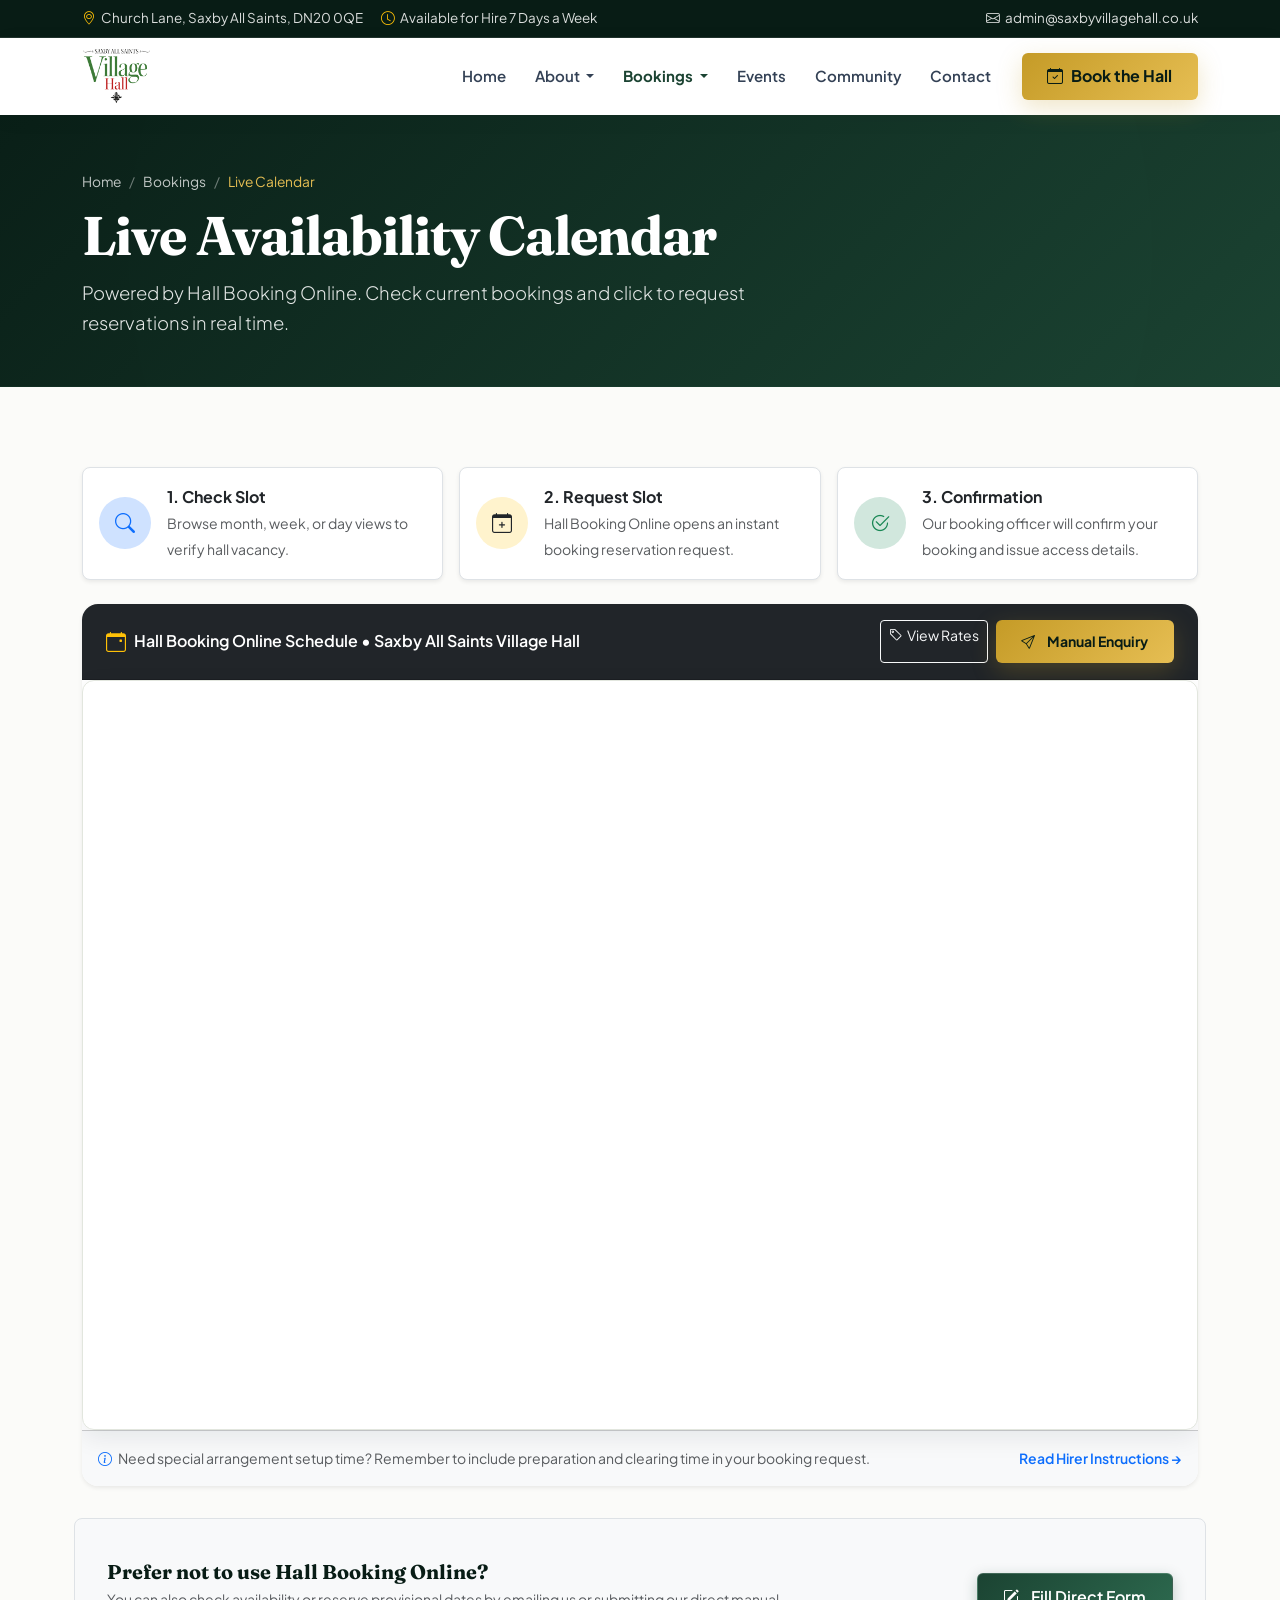
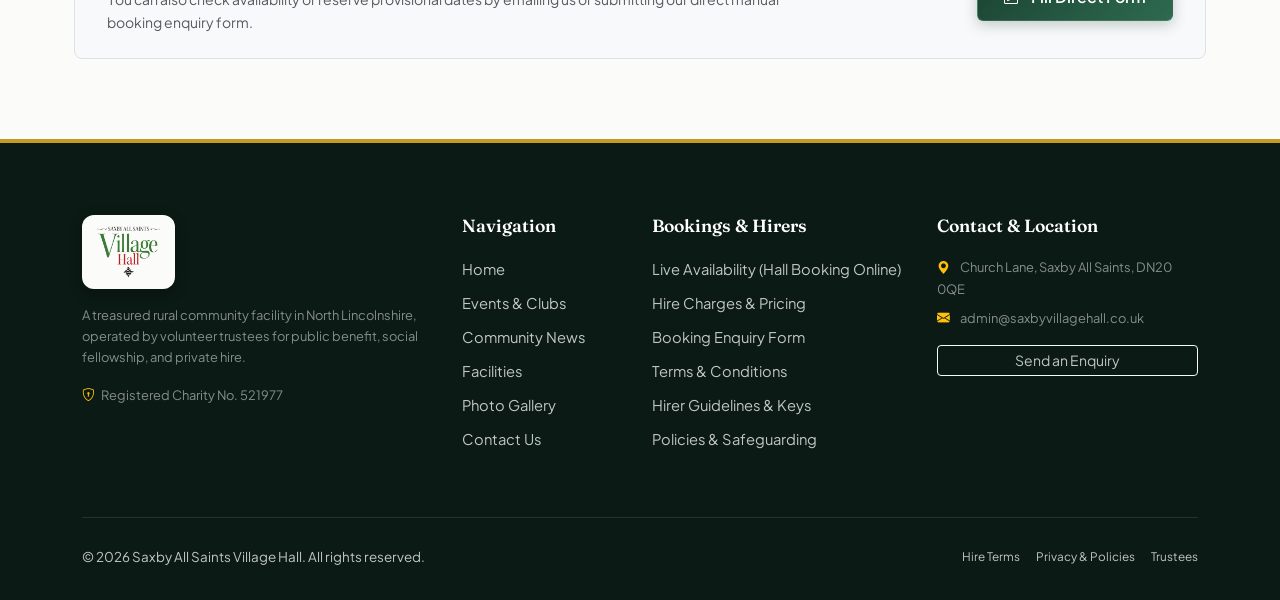
<file: calendar.html>
<!DOCTYPE html>
<html lang="en">
<head>
  <meta charset="UTF-8">
  <meta name="viewport" content="width=device-width, initial-scale=1.0">
  <title>Live Availability &amp; Booking Calendar | Saxby All Saints Village Hall</title>
  <meta name="description" content="View live availability and book hire slots for Saxby All Saints Village Hall using our integrated online booking calendar powered by Hall Booking Online.">
  
  <link rel="icon" type="image/png" href="assets/images/village-hall.png">
  <link href="https://cdn.jsdelivr.net/npm/bootstrap@5.3.3/dist/css/bootstrap.min.css" rel="stylesheet" integrity="sha384-QWTKZyjpPEjISv5WaRU9OFeRpok6YctnYmDr5pNlyT2bRjXh0JMhjY6hW+ALEwIH" crossorigin="anonymous">
  <link rel="stylesheet" href="https://cdn.jsdelivr.net/npm/bootstrap-icons@1.11.3/font/bootstrap-icons.min.css">
  <link rel="stylesheet" href="assets/css/style.css?v=2">
</head>
<body>

  <!-- Top Utility Bar -->
  <div class="top-bar d-none d-md-block">
    <div class="container d-flex justify-content-between align-items-center">
      <div>
        <span class="me-3"><i class="bi bi-geo-alt me-1 text-warning"></i> Church Lane, Saxby All Saints, DN20 0QE</span>
        <span><i class="bi bi-clock me-1 text-warning"></i> Available for Hire 7 Days a Week</span>
      </div>
      <div>
        <a href="mailto:admin@saxbyvillagehall.co.uk"><i class="bi bi-envelope me-1"></i> admin@saxbyvillagehall.co.uk</a>
      </div>
    </div>
  </div>

  <!-- Sticky Bootstrap 5 Navigation Bar -->
  <nav class="navbar navbar-expand-lg navbar-custom sticky-top" id="mainNavbar">
    <div class="container">
      <a class="navbar-brand navbar-brand-wrapper" href="index.html">
        <img src="assets/images/village-hall.png" alt="Saxby All Saints Village Hall" width="69" height="60" class="navbar-brand-logo">
      </a>

      <button class="navbar-toggler" type="button" data-bs-toggle="collapse" data-bs-target="#navbarMain" aria-controls="navbarMain" aria-expanded="false" aria-label="Toggle navigation">
        <span class="navbar-toggler-icon"></span>
      </button>

      <div class="collapse navbar-collapse" id="navbarMain">
        <ul class="navbar-nav ms-auto mb-2 mb-lg-0 align-items-lg-center">
          <li class="nav-item">
            <a class="nav-link" href="index.html">Home</a>
          </li>

          <!-- About Dropdown -->
          <li class="nav-item dropdown">
            <a class="nav-link dropdown-toggle" href="#" id="aboutDropdown" role="button" data-bs-toggle="dropdown" aria-expanded="false">
              About
            </a>
            <ul class="dropdown-menu shadow" aria-labelledby="aboutDropdown">
              <li><a class="dropdown-item" href="about.html"><i class="bi bi-info-circle"></i> Village Hall History &amp; Overview</a></li>
              <li><a class="dropdown-item" href="facilities.html"><i class="bi bi-building-gear"></i> Facilities &amp; Specifications</a></li>
              <li><a class="dropdown-item" href="management.html"><i class="bi bi-people"></i> Committee &amp; Trustees</a></li>
              <li><a class="dropdown-item" href="gallery.html"><i class="bi bi-images"></i> Photo Gallery</a></li>
              <li><a class="dropdown-item" href="policies.html"><i class="bi bi-shield-check"></i> Policies &amp; Governance</a></li>
            </ul>
          </li>

          <!-- Bookings Dropdown -->
          <li class="nav-item dropdown">
            <a class="nav-link dropdown-toggle active" href="#" id="bookingsDropdown" role="button" data-bs-toggle="dropdown" aria-expanded="false">
              Bookings
            </a>
            <ul class="dropdown-menu shadow" aria-labelledby="bookingsDropdown">
              <li><a class="dropdown-item active" href="calendar.html"><i class="bi bi-calendar3"></i> Live Calendar &amp; Availability</a></li>
              <li><a class="dropdown-item" href="charges.html"><i class="bi bi-tag"></i> Hire Charges &amp; Rates</a></li>
              <li><a class="dropdown-item" href="enquiries.html"><i class="bi bi-pencil-square"></i> Booking Enquiry Form</a></li>
              <li><hr class="dropdown-divider"></li>
              <li><a class="dropdown-item" href="terms.html"><i class="bi bi-file-text"></i> Terms &amp; Conditions</a></li>
              <li><a class="dropdown-item" href="instructions.html"><i class="bi bi-card-checklist"></i> Hirer Instructions</a></li>
            </ul>
          </li>

          <li class="nav-item">
            <a class="nav-link" href="events.html">Events</a>
          </li>
          <li class="nav-item">
            <a class="nav-link" href="community.html">Community</a>
          </li>

          <li class="nav-item">
            <a class="nav-link" href="contact.html">Contact</a>
          </li>

          <li class="nav-item ms-lg-3 mt-2 mt-lg-0">
            <a class="btn btn-accent-custom" href="enquiries.html">
              <i class="bi bi-calendar-check"></i> Book the Hall
            </a>
          </li>
        </ul>
      </div>
    </div>
  </nav>

  <!-- Page Header -->
  <header class="hero-section hero-compact">
    <div class="container">
      <nav aria-label="breadcrumb">
        <ol class="breadcrumb page-breadcrumb mb-2">
          <li class="breadcrumb-item"><a href="index.html">Home</a></li>
          <li class="breadcrumb-item"><a href="#">Bookings</a></li>
          <li class="breadcrumb-item active" aria-current="page">Live Calendar</li>
        </ol>
      </nav>
      <h1 class="hero-title mb-2">Live Availability Calendar</h1>
      <p class="hero-lead mb-0">Powered by Hall Booking Online. Check current bookings and click to request reservations in real time.</p>
    </div>
  </header>

  <!-- Main Content -->
  <main class="section-padding">
    <div class="container">

      <!-- Instructions Ribbon -->
      <div class="row g-3 mb-4">
        <div class="col-md-4">
          <div class="p-3 bg-white rounded-3 border shadow-sm h-100 d-flex align-items-center gap-3">
            <div class="badge bg-primary-subtle text-primary rounded-circle p-3 fs-5">
              <i class="bi bi-search"></i>
            </div>
            <div>
              <strong class="d-block text-dark">1. Check Slot</strong>
              <small class="text-muted">Browse month, week, or day views to verify hall vacancy.</small>
            </div>
          </div>
        </div>

        <div class="col-md-4">
          <div class="p-3 bg-white rounded-3 border shadow-sm h-100 d-flex align-items-center gap-3">
            <div class="badge bg-warning-subtle text-dark rounded-circle p-3 fs-5">
              <i class="bi bi-calendar-plus"></i>
            </div>
            <div>
              <strong class="d-block text-dark">2. Request Slot</strong>
              <small class="text-muted">Hall Booking Online opens an instant booking reservation request.</small>
            </div>
          </div>
        </div>

        <div class="col-md-4">
          <div class="p-3 bg-white rounded-3 border shadow-sm h-100 d-flex align-items-center gap-3">
            <div class="badge bg-success-subtle text-success rounded-circle p-3 fs-5">
              <i class="bi bi-check2-circle"></i>
            </div>
            <div>
              <strong class="d-block text-dark">3. Confirmation</strong>
              <small class="text-muted">Our booking officer will confirm your booking and issue access details.</small>
            </div>
          </div>
        </div>
      </div>

      <!-- Responsive Hall Booking Online Iframe Container -->
      <div class="card border-0 shadow-sm rounded-4 overflow-hidden mb-5">
        <div class="card-header bg-dark text-white d-flex flex-wrap justify-content-between align-items-center py-3 px-4">
          <div class="d-flex align-items-center gap-2">
            <i class="bi bi-calendar-event text-warning fs-5"></i>
            <span class="fw-semibold">Hall Booking Online Schedule &bull; Saxby All Saints Village Hall</span>
          </div>
          <div class="d-flex gap-2 mt-2 mt-sm-0">
            <a href="charges.html" class="btn btn-sm btn-outline-light"><i class="bi bi-tag me-1"></i>View Rates</a>
            <a href="enquiries.html" class="btn btn-sm btn-accent-custom"><i class="bi bi-send me-1"></i>Manual Enquiry</a>
          </div>
        </div>

        <div class="card-body p-0">
          <div class="iframe-container">
            <!-- 
              Replace the 'src' below with your live Hall Booking Online schedule URL:
              e.g. src="https://www.hallbookingonline.co.uk/saxbyallsaints/"
            -->
            <iframe 
              id="hallbooking-frame" 
              src="https://www.hallbookingonline.co.uk/"
              title="Hall Booking Online Schedule for Saxby All Saints Village Hall"
              loading="lazy"
              allowfullscreen>
            </iframe>

            <!-- Fallback overlay shown if third-party iframe cookies/embeds are blocked -->
            <noscript>
              <div class="iframe-fallback-card m-4">
                <i class="bi bi-exclamation-triangle text-warning fs-1 mb-3"></i>
                <h4>JavaScript Required for Live Calendar</h4>
                <p class="text-muted">Please enable JavaScript in your browser or visit Hall Booking Online directly to view live scheduling.</p>
                <a href="https://www.hallbookingonline.co.uk/" target="_blank" rel="noopener noreferrer" class="btn btn-primary-custom">Open Hall Booking Online Direct</a>
              </div>
            </noscript>
          </div>
        </div>
        
        <div class="card-footer bg-light p-3 text-muted small d-flex flex-column flex-sm-row justify-content-between align-items-center">
          <span><i class="bi bi-info-circle me-1 text-primary"></i> Need special arrangement setup time? Remember to include preparation and clearing time in your booking request.</span>
          <span class="mt-2 mt-sm-0"><a href="instructions.html" class="text-primary fw-semibold">Read Hirer Instructions &rarr;</a></span>
        </div>
      </div>

      <!-- Alternative Manual Callout -->
      <div class="row align-items-center bg-light rounded-3 p-4 border g-3">
        <div class="col-md-8">
          <h5 class="mb-1">Prefer not to use Hall Booking Online?</h5>
          <p class="text-muted small mb-0">You can also check availability or reserve provisional dates by emailing us or submitting our direct manual booking enquiry form.</p>
        </div>
        <div class="col-md-4 text-md-end">
          <a href="enquiries.html" class="btn btn-primary-custom">
            <i class="bi bi-pencil-square me-1"></i> Fill Direct Form
          </a>
        </div>
      </div>

    </div>
  </main>

  <!-- Footer -->
  <footer class="footer-custom">
    <div class="container">
      <div class="row g-4">
        <div class="col-lg-4">
          <a href="index.html" class="footer-brand-logo-wrap mb-3" aria-label="Saxby All Saints Village Hall Home">
            <img src="assets/images/village-hall.png" alt="Saxby All Saints Village Hall" width="65" height="56" class="footer-brand-logo" loading="lazy">
          </a>
          <p class="small text-white-50 mb-3">
            A treasured rural community facility in North Lincolnshire, operated by volunteer trustees for public benefit, social fellowship, and private hire.
          </p>
          <div class="small text-white-50">
            <i class="bi bi-shield-lock me-1 text-warning"></i> Registered Charity No. 521977
          </div>
        </div>

        <div class="col-sm-6 col-lg-2">
          <h5>Navigation</h5>
          <ul class="footer-links">
            <li><a href="index.html">Home</a></li>
            <li><a href="events.html">Events &amp; Clubs</a></li>
            <li><a href="community.html">Community News</a></li>
            <li><a href="facilities.html">Facilities</a></li>
            <li><a href="gallery.html">Photo Gallery</a></li>
            <li><a href="contact.html">Contact Us</a></li>
          </ul>
        </div>

        <div class="col-sm-6 col-lg-3">
          <h5>Bookings &amp; Hirers</h5>
          <ul class="footer-links">
            <li><a href="calendar.html">Live Availability (Hall Booking Online)</a></li>
            <li><a href="charges.html">Hire Charges &amp; Pricing</a></li>
            <li><a href="enquiries.html">Booking Enquiry Form</a></li>
            <li><a href="terms.html">Terms &amp; Conditions</a></li>
            <li><a href="instructions.html">Hirer Guidelines &amp; Keys</a></li>
            <li><a href="policies.html">Policies &amp; Safeguarding</a></li>
          </ul>
        </div>

        <div class="col-lg-3">
          <h5>Contact &amp; Location</h5>
          <p class="small text-white-50 mb-2">
            <i class="bi bi-geo-alt-fill text-warning me-2"></i> Church Lane, Saxby All Saints, DN20 0QE
          </p>
          <p class="small text-white-50 mb-3">
            <i class="bi bi-envelope-fill text-warning me-2"></i> admin@saxbyvillagehall.co.uk
          </p>
          <a href="enquiries.html" class="btn btn-sm btn-outline-light w-100">Send an Enquiry</a>
        </div>
      </div>

      <div class="footer-bottom d-flex flex-column flex-md-row justify-content-between align-items-center gap-3">
        <div>
          &copy; <span id="current-year"></span> Saxby All Saints Village Hall. All rights reserved.
        </div>
        <div class="d-flex gap-3 small">
          <a href="terms.html">Hire Terms</a>
          <a href="policies.html">Privacy &amp; Policies</a>
          <a href="management.html">Trustees</a>
        </div>
      </div>
    </div>
  </footer>

  <script src="https://cdn.jsdelivr.net/npm/bootstrap@5.3.3/dist/js/bootstrap.bundle.min.js" integrity="sha384-YvpcrYf0tY3lHB60NNkmXc5s9fDVZLESaAA55NDzOxhy9GkcIdslK1eN7N6jIeHz" crossorigin="anonymous"></script>
  <script src="assets/js/main.js?v=2"></script>
</body>
</html>
</file>
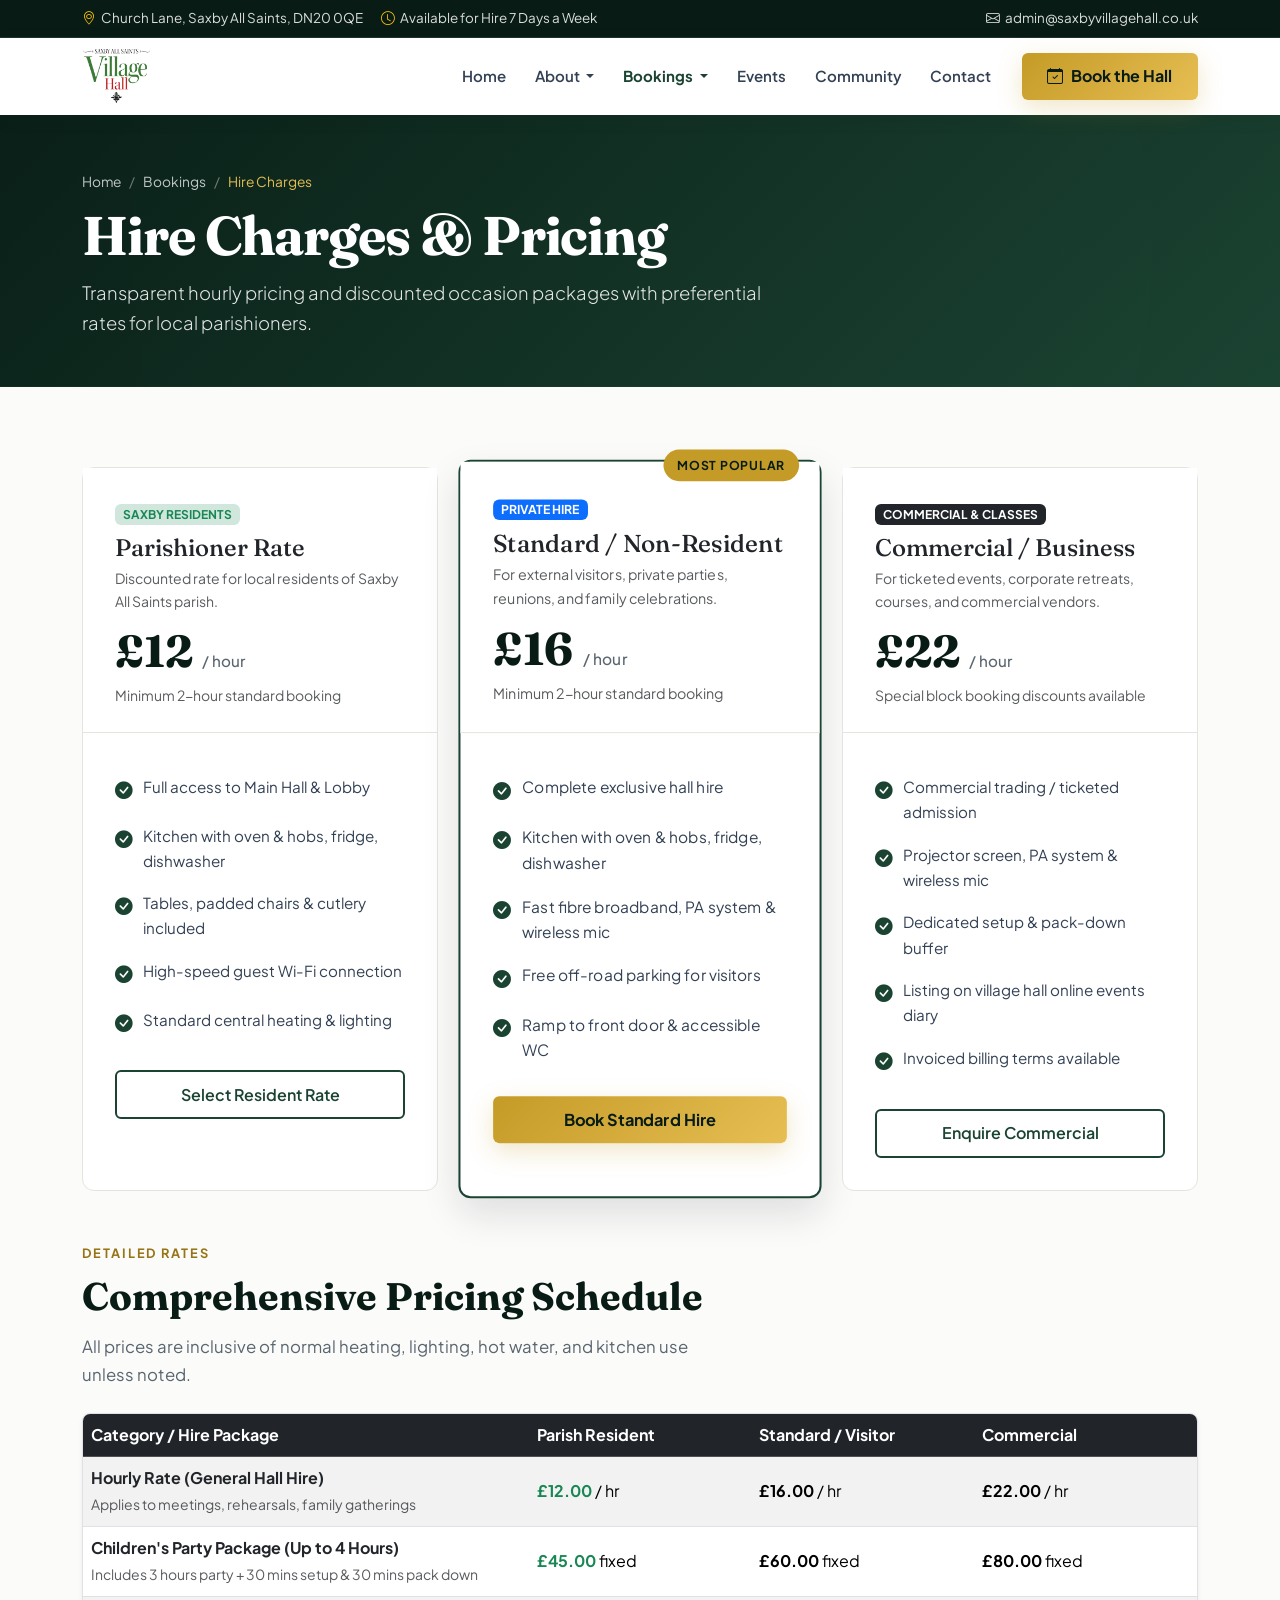
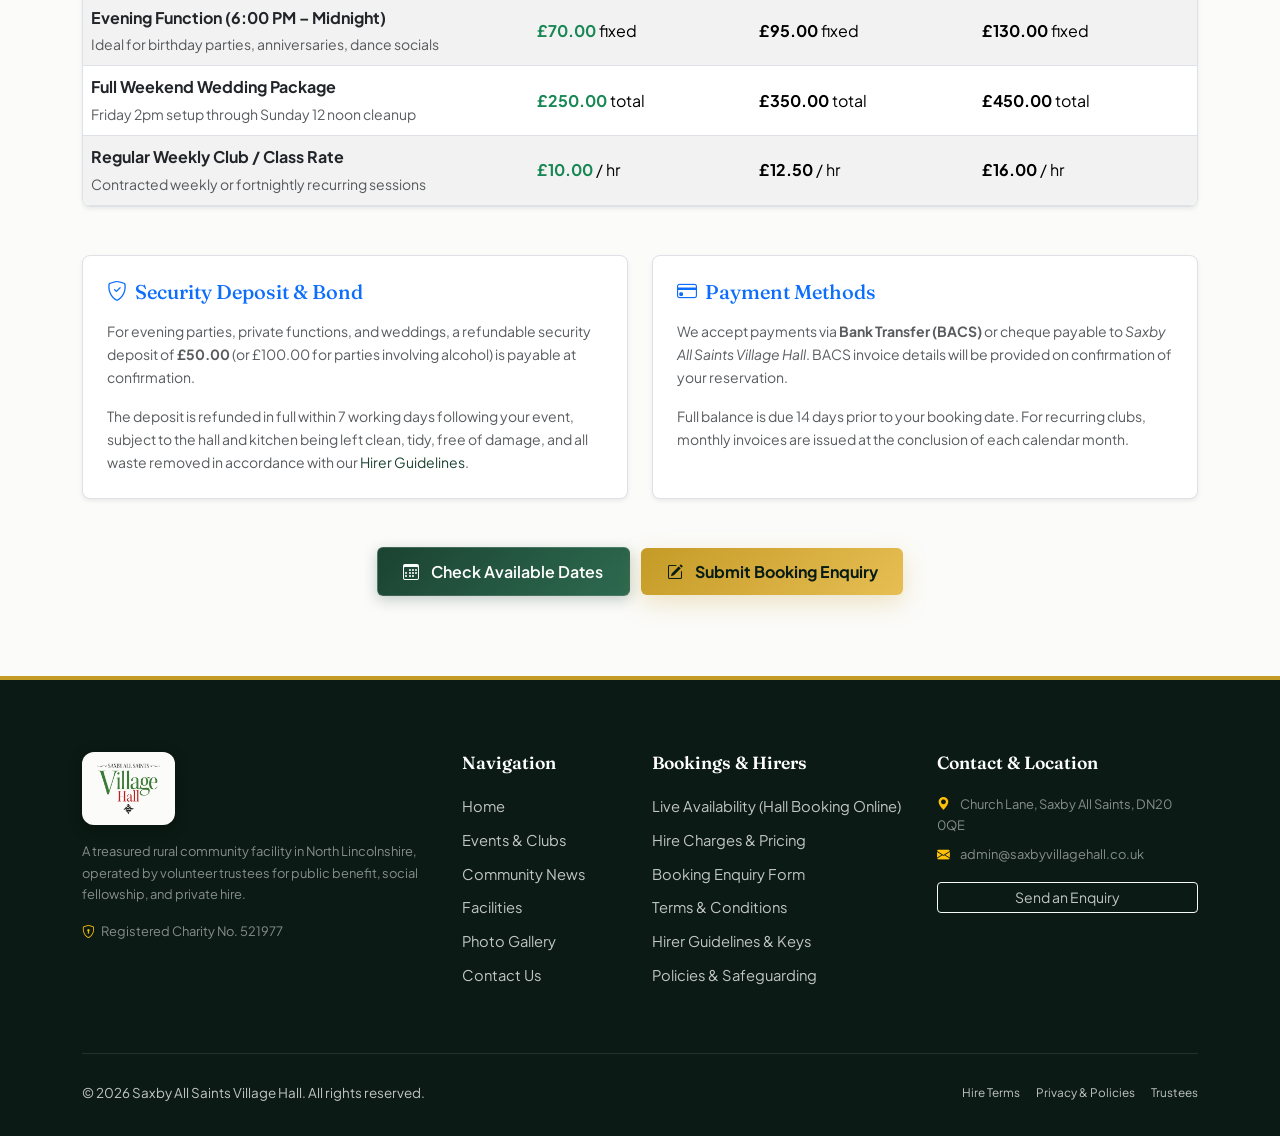
<file: charges.html>
<!DOCTYPE html>
<html lang="en">
<head>
  <meta charset="UTF-8">
  <meta name="viewport" content="width=device-width, initial-scale=1.0">
  <title>Hire Charges &amp; Pricing | Saxby All Saints Village Hall</title>
  <meta name="description" content="View structured hourly hire rates and packages for Saxby All Saints Village Hall. Affordable rates for parish residents, private functions, clubs, and weddings.">
  
  <link rel="icon" type="image/png" href="assets/images/village-hall.png">
  <link href="https://cdn.jsdelivr.net/npm/bootstrap@5.3.3/dist/css/bootstrap.min.css" rel="stylesheet" integrity="sha384-QWTKZyjpPEjISv5WaRU9OFeRpok6YctnYmDr5pNlyT2bRjXh0JMhjY6hW+ALEwIH" crossorigin="anonymous">
  <link rel="stylesheet" href="https://cdn.jsdelivr.net/npm/bootstrap-icons@1.11.3/font/bootstrap-icons.min.css">
  <link rel="stylesheet" href="assets/css/style.css?v=2">
</head>
<body>

  <!-- Top Utility Bar -->
  <div class="top-bar d-none d-md-block">
    <div class="container d-flex justify-content-between align-items-center">
      <div>
        <span class="me-3"><i class="bi bi-geo-alt me-1 text-warning"></i> Church Lane, Saxby All Saints, DN20 0QE</span>
        <span><i class="bi bi-clock me-1 text-warning"></i> Available for Hire 7 Days a Week</span>
      </div>
      <div>
        <a href="mailto:admin@saxbyvillagehall.co.uk"><i class="bi bi-envelope me-1"></i> admin@saxbyvillagehall.co.uk</a>
      </div>
    </div>
  </div>

  <!-- Sticky Bootstrap 5 Navigation Bar -->
  <nav class="navbar navbar-expand-lg navbar-custom sticky-top" id="mainNavbar">
    <div class="container">
      <a class="navbar-brand navbar-brand-wrapper" href="index.html">
        <img src="assets/images/village-hall.png" alt="Saxby All Saints Village Hall" width="69" height="60" class="navbar-brand-logo">
      </a>

      <button class="navbar-toggler" type="button" data-bs-toggle="collapse" data-bs-target="#navbarMain" aria-controls="navbarMain" aria-expanded="false" aria-label="Toggle navigation">
        <span class="navbar-toggler-icon"></span>
      </button>

      <div class="collapse navbar-collapse" id="navbarMain">
        <ul class="navbar-nav ms-auto mb-2 mb-lg-0 align-items-lg-center">
          <li class="nav-item">
            <a class="nav-link" href="index.html">Home</a>
          </li>

          <!-- About Dropdown -->
          <li class="nav-item dropdown">
            <a class="nav-link dropdown-toggle" href="#" id="aboutDropdown" role="button" data-bs-toggle="dropdown" aria-expanded="false">
              About
            </a>
            <ul class="dropdown-menu shadow" aria-labelledby="aboutDropdown">
              <li><a class="dropdown-item" href="about.html"><i class="bi bi-info-circle"></i> Village Hall History &amp; Overview</a></li>
              <li><a class="dropdown-item" href="facilities.html"><i class="bi bi-building-gear"></i> Facilities &amp; Specifications</a></li>
              <li><a class="dropdown-item" href="management.html"><i class="bi bi-people"></i> Committee &amp; Trustees</a></li>
              <li><a class="dropdown-item" href="gallery.html"><i class="bi bi-images"></i> Photo Gallery</a></li>
              <li><a class="dropdown-item" href="policies.html"><i class="bi bi-shield-check"></i> Policies &amp; Governance</a></li>
            </ul>
          </li>

          <!-- Bookings Dropdown -->
          <li class="nav-item dropdown">
            <a class="nav-link dropdown-toggle active" href="#" id="bookingsDropdown" role="button" data-bs-toggle="dropdown" aria-expanded="false">
              Bookings
            </a>
            <ul class="dropdown-menu shadow" aria-labelledby="bookingsDropdown">
              <li><a class="dropdown-item" href="calendar.html"><i class="bi bi-calendar3"></i> Live Calendar &amp; Availability</a></li>
              <li><a class="dropdown-item active" href="charges.html"><i class="bi bi-tag"></i> Hire Charges &amp; Rates</a></li>
              <li><a class="dropdown-item" href="enquiries.html"><i class="bi bi-pencil-square"></i> Booking Enquiry Form</a></li>
              <li><hr class="dropdown-divider"></li>
              <li><a class="dropdown-item" href="terms.html"><i class="bi bi-file-text"></i> Terms &amp; Conditions</a></li>
              <li><a class="dropdown-item" href="instructions.html"><i class="bi bi-card-checklist"></i> Hirer Instructions</a></li>
            </ul>
          </li>

          <li class="nav-item">
            <a class="nav-link" href="events.html">Events</a>
          </li>
          <li class="nav-item">
            <a class="nav-link" href="community.html">Community</a>
          </li>

          <li class="nav-item">
            <a class="nav-link" href="contact.html">Contact</a>
          </li>

          <li class="nav-item ms-lg-3 mt-2 mt-lg-0">
            <a class="btn btn-accent-custom" href="enquiries.html">
              <i class="bi bi-calendar-check"></i> Book the Hall
            </a>
          </li>
        </ul>
      </div>
    </div>
  </nav>

  <!-- Page Header -->
  <header class="hero-section hero-compact">
    <div class="container">
      <nav aria-label="breadcrumb">
        <ol class="breadcrumb page-breadcrumb mb-2">
          <li class="breadcrumb-item"><a href="index.html">Home</a></li>
          <li class="breadcrumb-item"><a href="#">Bookings</a></li>
          <li class="breadcrumb-item active" aria-current="page">Hire Charges</li>
        </ol>
      </nav>
      <h1 class="hero-title mb-2">Hire Charges &amp; Pricing</h1>
      <p class="hero-lead mb-0">Transparent hourly pricing and discounted occasion packages with preferential rates for local parishioners.</p>
    </div>
  </header>

  <!-- Main Content -->
  <main class="section-padding">
    <div class="container">

      <!-- Highlights Comparison Cards -->
      <div class="row g-4 mb-5">
        
        <!-- Parish Resident Rate -->
        <div class="col-lg-4">
          <div class="pricing-card">
            <div class="pricing-header">
              <span class="badge bg-success-subtle text-success fw-bold text-uppercase">Saxby Residents</span>
              <h3 class="h4 mt-2 mb-0">Parishioner Rate</h3>
              <p class="text-muted small mt-1">Discounted rate for local residents of Saxby All Saints parish.</p>
              <div class="pricing-price">
                &pound;12 <span>/ hour</span>
              </div>
              <small class="text-muted">Minimum 2-hour standard booking</small>
            </div>
            <div class="pricing-body">
              <ul class="pricing-features-list mb-4">
                <li><i class="bi bi-check-circle-fill"></i> Full access to Main Hall &amp; Lobby</li>
                <li><i class="bi bi-check-circle-fill"></i> Kitchen with oven &amp; hobs, fridge, dishwasher</li>
                <li><i class="bi bi-check-circle-fill"></i> Tables, padded chairs &amp; cutlery included</li>
                <li><i class="bi bi-check-circle-fill"></i> High-speed guest Wi-Fi connection</li>
                <li><i class="bi bi-check-circle-fill"></i> Standard central heating &amp; lighting</li>
              </ul>
              <a href="enquiries.html?rate=resident" class="btn btn-outline-custom w-100">Select Resident Rate</a>
            </div>
          </div>
        </div>

        <!-- Standard / Non-Resident Rate (Featured) -->
        <div class="col-lg-4">
          <div class="pricing-card featured">
            <span class="badge-featured">Most Popular</span>
            <div class="pricing-header">
              <span class="badge bg-primary text-white fw-bold text-uppercase">Private Hire</span>
              <h3 class="h4 mt-2 mb-0">Standard / Non-Resident</h3>
              <p class="text-muted small mt-1">For external visitors, private parties, reunions, and family celebrations.</p>
              <div class="pricing-price">
                &pound;16 <span>/ hour</span>
              </div>
              <small class="text-muted">Minimum 2-hour standard booking</small>
            </div>
            <div class="pricing-body">
              <ul class="pricing-features-list mb-4">
                <li><i class="bi bi-check-circle-fill"></i> Complete exclusive hall hire</li>
                <li><i class="bi bi-check-circle-fill"></i> Kitchen with oven &amp; hobs, fridge, dishwasher</li>
                <li><i class="bi bi-check-circle-fill"></i> Fast fibre broadband, PA system &amp; wireless mic</li>
                <li><i class="bi bi-check-circle-fill"></i> Free off-road parking for visitors</li>
                <li><i class="bi bi-check-circle-fill"></i> Ramp to front door &amp; accessible WC</li>
              </ul>
              <a href="enquiries.html?rate=standard" class="btn btn-accent-custom w-100">Book Standard Hire</a>
            </div>
          </div>
        </div>

        <!-- Commercial / Business Rate -->
        <div class="col-lg-4">
          <div class="pricing-card">
            <div class="pricing-header">
              <span class="badge bg-dark text-white fw-bold text-uppercase">Commercial &amp; Classes</span>
              <h3 class="h4 mt-2 mb-0">Commercial / Business</h3>
              <p class="text-muted small mt-1">For ticketed events, corporate retreats, courses, and commercial vendors.</p>
              <div class="pricing-price">
                &pound;22 <span>/ hour</span>
              </div>
              <small class="text-muted">Special block booking discounts available</small>
            </div>
            <div class="pricing-body">
              <ul class="pricing-features-list mb-4">
                <li><i class="bi bi-check-circle-fill"></i> Commercial trading / ticketed admission</li>
                <li><i class="bi bi-check-circle-fill"></i> Projector screen, PA system &amp; wireless mic</li>
                <li><i class="bi bi-check-circle-fill"></i> Dedicated setup &amp; pack-down buffer</li>
                <li><i class="bi bi-check-circle-fill"></i> Listing on village hall online events diary</li>
                <li><i class="bi bi-check-circle-fill"></i> Invoiced billing terms available</li>
              </ul>
              <a href="enquiries.html?rate=commercial" class="btn btn-outline-custom w-100">Enquire Commercial</a>
            </div>
          </div>
        </div>

      </div>

      <!-- Comprehensive Hire Fee Table -->
      <div class="section-title-wrap mb-4">
        <span class="section-subtitle">Detailed Rates</span>
        <h2 class="section-title">Comprehensive Pricing Schedule</h2>
        <p class="section-lead">All prices are inclusive of normal heating, lighting, hot water, and kitchen use unless noted.</p>
      </div>

      <div class="table-responsive bg-white rounded-3 shadow-sm border mb-5">
        <table class="table table-striped table-hover align-middle mb-0">
          <thead class="table-dark">
            <tr>
              <th scope="col" style="width: 40%;">Category / Hire Package</th>
              <th scope="col" style="width: 20%;">Parish Resident</th>
              <th scope="col" style="width: 20%;">Standard / Visitor</th>
              <th scope="col" style="width: 20%;">Commercial</th>
            </tr>
          </thead>
          <tbody>
            <tr>
              <td>
                <strong class="d-block text-dark">Hourly Rate (General Hall Hire)</strong>
                <small class="text-muted">Applies to meetings, rehearsals, family gatherings</small>
              </td>
              <td><span class="fw-bold text-success">&pound;12.00</span> / hr</td>
              <td><span class="fw-bold">&pound;16.00</span> / hr</td>
              <td><span class="fw-bold">&pound;22.00</span> / hr</td>
            </tr>
            <tr>
              <td>
                <strong class="d-block text-dark">Children's Party Package (Up to 4 Hours)</strong>
                <small class="text-muted">Includes 3 hours party + 30 mins setup &amp; 30 mins pack down</small>
              </td>
              <td><span class="fw-bold text-success">&pound;45.00</span> fixed</td>
              <td><span class="fw-bold">&pound;60.00</span> fixed</td>
              <td><span class="fw-bold">&pound;80.00</span> fixed</td>
            </tr>
            <tr>
              <td>
                <strong class="d-block text-dark">Evening Function (6:00 PM &ndash; Midnight)</strong>
                <small class="text-muted">Ideal for birthday parties, anniversaries, dance socials</small>
              </td>
              <td><span class="fw-bold text-success">&pound;70.00</span> fixed</td>
              <td><span class="fw-bold">&pound;95.00</span> fixed</td>
              <td><span class="fw-bold">&pound;130.00</span> fixed</td>
            </tr>
            <tr>
              <td>
                <strong class="d-block text-dark">Full Weekend Wedding Package</strong>
                <small class="text-muted">Friday 2pm setup through Sunday 12 noon cleanup</small>
              </td>
              <td><span class="fw-bold text-success">&pound;250.00</span> total</td>
              <td><span class="fw-bold">&pound;350.00</span> total</td>
              <td><span class="fw-bold">&pound;450.00</span> total</td>
            </tr>
            <tr>
              <td>
                <strong class="d-block text-dark">Regular Weekly Club / Class Rate</strong>
                <small class="text-muted">Contracted weekly or fortnightly recurring sessions</small>
              </td>
              <td><span class="fw-bold text-success">&pound;10.00</span> / hr</td>
              <td><span class="fw-bold">&pound;12.50</span> / hr</td>
              <td><span class="fw-bold">&pound;16.00</span> / hr</td>
            </tr>
          </tbody>
        </table>
      </div>

      <!-- Deposit & Payment Terms Information -->
      <div class="row g-4">
        <div class="col-md-6">
          <div class="p-4 bg-white rounded-3 border shadow-sm h-100">
            <h4 class="h5 mb-3 text-primary"><i class="bi bi-shield-check me-2"></i>Security Deposit &amp; Bond</h4>
            <p class="text-muted small">
              For evening parties, private functions, and weddings, a refundable security deposit of <strong>&pound;50.00</strong> (or &pound;100.00 for parties involving alcohol) is payable at confirmation.
            </p>
            <p class="text-muted small mb-0">
              The deposit is refunded in full within 7 working days following your event, subject to the hall and kitchen being left clean, tidy, free of damage, and all waste removed in accordance with our <a href="instructions.html">Hirer Guidelines</a>.
            </p>
          </div>
        </div>

        <div class="col-md-6">
          <div class="p-4 bg-white rounded-3 border shadow-sm h-100">
            <h4 class="h5 mb-3 text-primary"><i class="bi bi-credit-card me-2"></i>Payment Methods</h4>
            <p class="text-muted small">
              We accept payments via <strong>Bank Transfer (BACS)</strong> or cheque payable to <em>Saxby All Saints Village Hall</em>. BACS invoice details will be provided on confirmation of your reservation.
            </p>
            <p class="text-muted small mb-0">
              Full balance is due 14 days prior to your booking date. For recurring clubs, monthly invoices are issued at the conclusion of each calendar month.
            </p>
          </div>
        </div>
      </div>

      <!-- Booking CTA -->
      <div class="text-center mt-5">
        <a href="calendar.html" class="btn btn-primary-custom me-2"><i class="bi bi-calendar3 me-1"></i> Check Available Dates</a>
        <a href="enquiries.html" class="btn btn-accent-custom"><i class="bi bi-pencil-square me-1"></i> Submit Booking Enquiry</a>
      </div>

    </div>
  </main>

  <!-- Footer -->
  <footer class="footer-custom">
    <div class="container">
      <div class="row g-4">
        <div class="col-lg-4">
          <a href="index.html" class="footer-brand-logo-wrap mb-3" aria-label="Saxby All Saints Village Hall Home">
            <img src="assets/images/village-hall.png" alt="Saxby All Saints Village Hall" width="65" height="56" class="footer-brand-logo" loading="lazy">
          </a>
          <p class="small text-white-50 mb-3">
            A treasured rural community facility in North Lincolnshire, operated by volunteer trustees for public benefit, social fellowship, and private hire.
          </p>
          <div class="small text-white-50">
            <i class="bi bi-shield-lock me-1 text-warning"></i> Registered Charity No. 521977
          </div>
        </div>

        <div class="col-sm-6 col-lg-2">
          <h5>Navigation</h5>
          <ul class="footer-links">
            <li><a href="index.html">Home</a></li>
            <li><a href="events.html">Events &amp; Clubs</a></li>
            <li><a href="community.html">Community News</a></li>
            <li><a href="facilities.html">Facilities</a></li>
            <li><a href="gallery.html">Photo Gallery</a></li>
            <li><a href="contact.html">Contact Us</a></li>
          </ul>
        </div>

        <div class="col-sm-6 col-lg-3">
          <h5>Bookings &amp; Hirers</h5>
          <ul class="footer-links">
            <li><a href="calendar.html">Live Availability (Hall Booking Online)</a></li>
            <li><a href="charges.html">Hire Charges &amp; Pricing</a></li>
            <li><a href="enquiries.html">Booking Enquiry Form</a></li>
            <li><a href="terms.html">Terms &amp; Conditions</a></li>
            <li><a href="instructions.html">Hirer Guidelines &amp; Keys</a></li>
            <li><a href="policies.html">Policies &amp; Safeguarding</a></li>
          </ul>
        </div>

        <div class="col-lg-3">
          <h5>Contact &amp; Location</h5>
          <p class="small text-white-50 mb-2">
            <i class="bi bi-geo-alt-fill text-warning me-2"></i> Church Lane, Saxby All Saints, DN20 0QE
          </p>
          <p class="small text-white-50 mb-3">
            <i class="bi bi-envelope-fill text-warning me-2"></i> admin@saxbyvillagehall.co.uk
          </p>
          <a href="enquiries.html" class="btn btn-sm btn-outline-light w-100">Send an Enquiry</a>
        </div>
      </div>

      <div class="footer-bottom d-flex flex-column flex-md-row justify-content-between align-items-center gap-3">
        <div>
          &copy; <span id="current-year"></span> Saxby All Saints Village Hall. All rights reserved.
        </div>
        <div class="d-flex gap-3 small">
          <a href="terms.html">Hire Terms</a>
          <a href="policies.html">Privacy &amp; Policies</a>
          <a href="management.html">Trustees</a>
        </div>
      </div>
    </div>
  </footer>

  <script src="https://cdn.jsdelivr.net/npm/bootstrap@5.3.3/dist/js/bootstrap.bundle.min.js" integrity="sha384-YvpcrYf0tY3lHB60NNkmXc5s9fDVZLESaAA55NDzOxhy9GkcIdslK1eN7N6jIeHz" crossorigin="anonymous"></script>
  <script src="assets/js/main.js?v=2"></script>
</body>
</html>
</file>
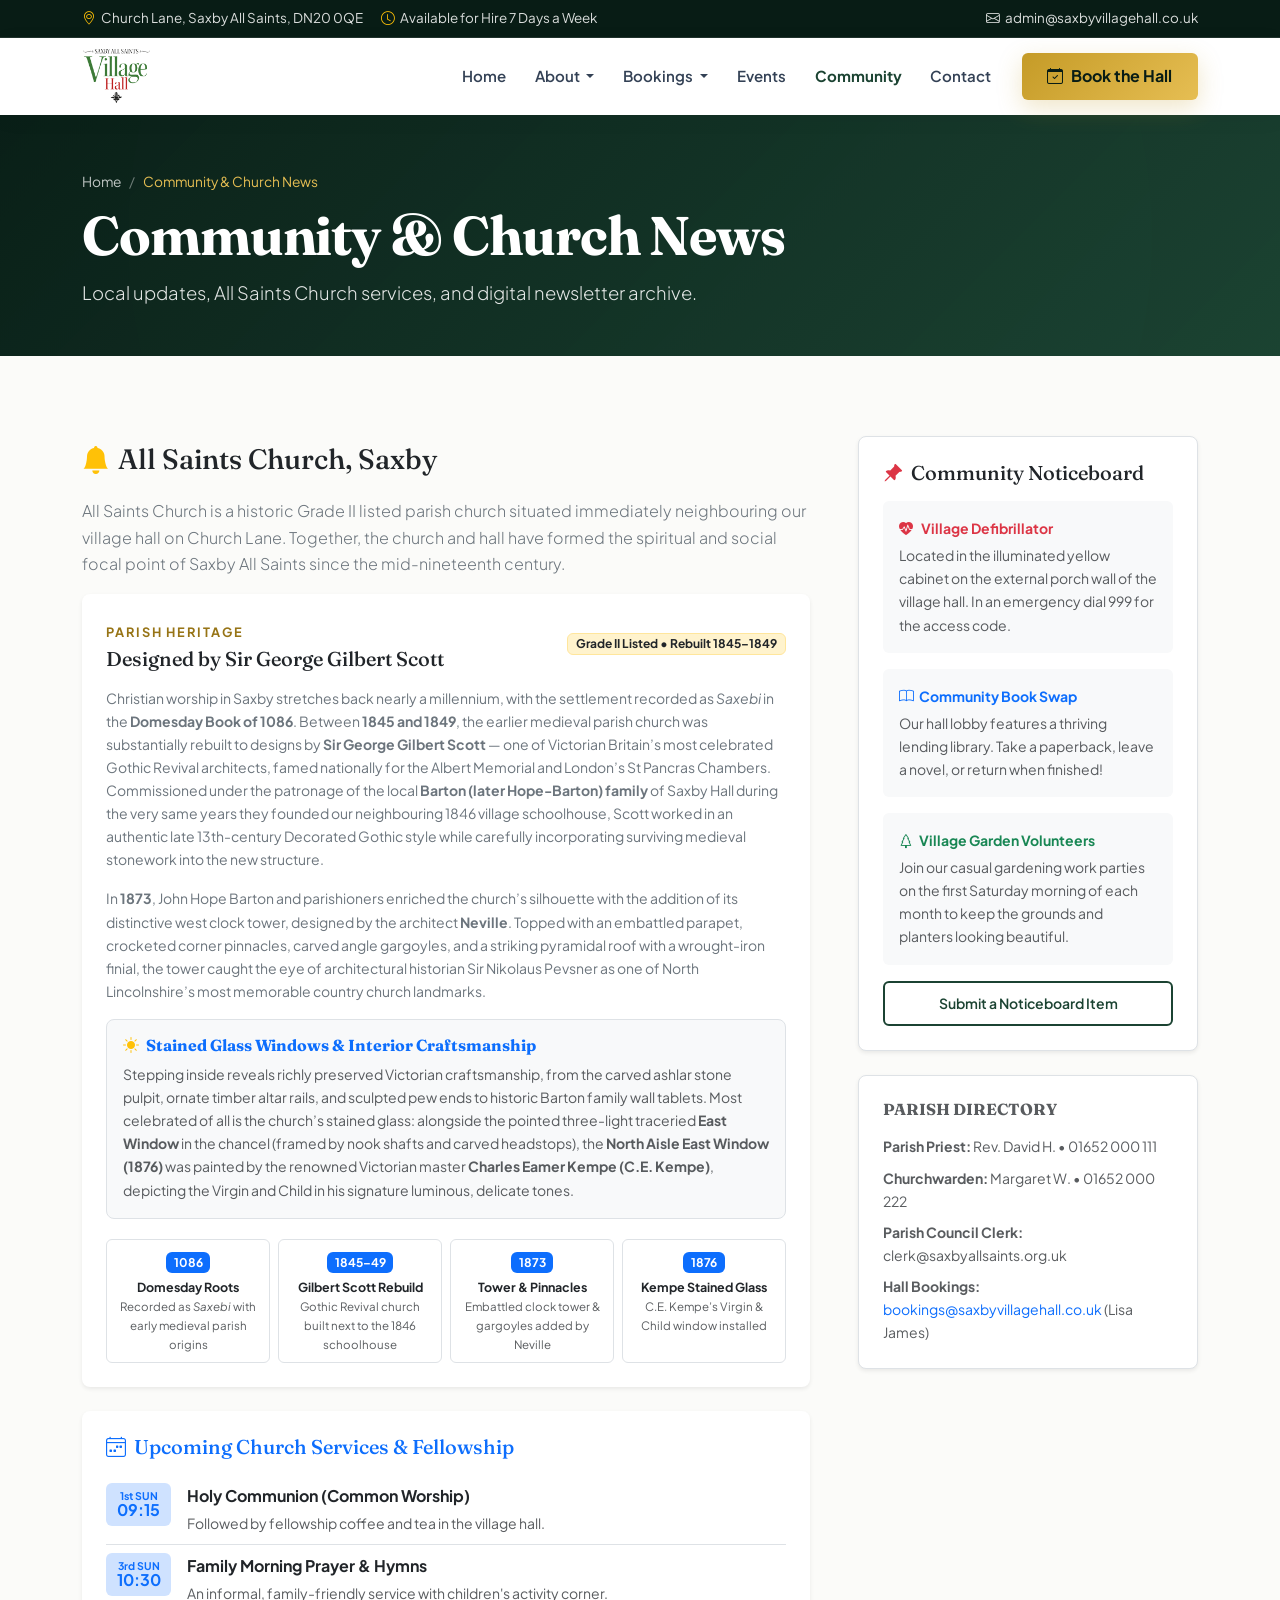
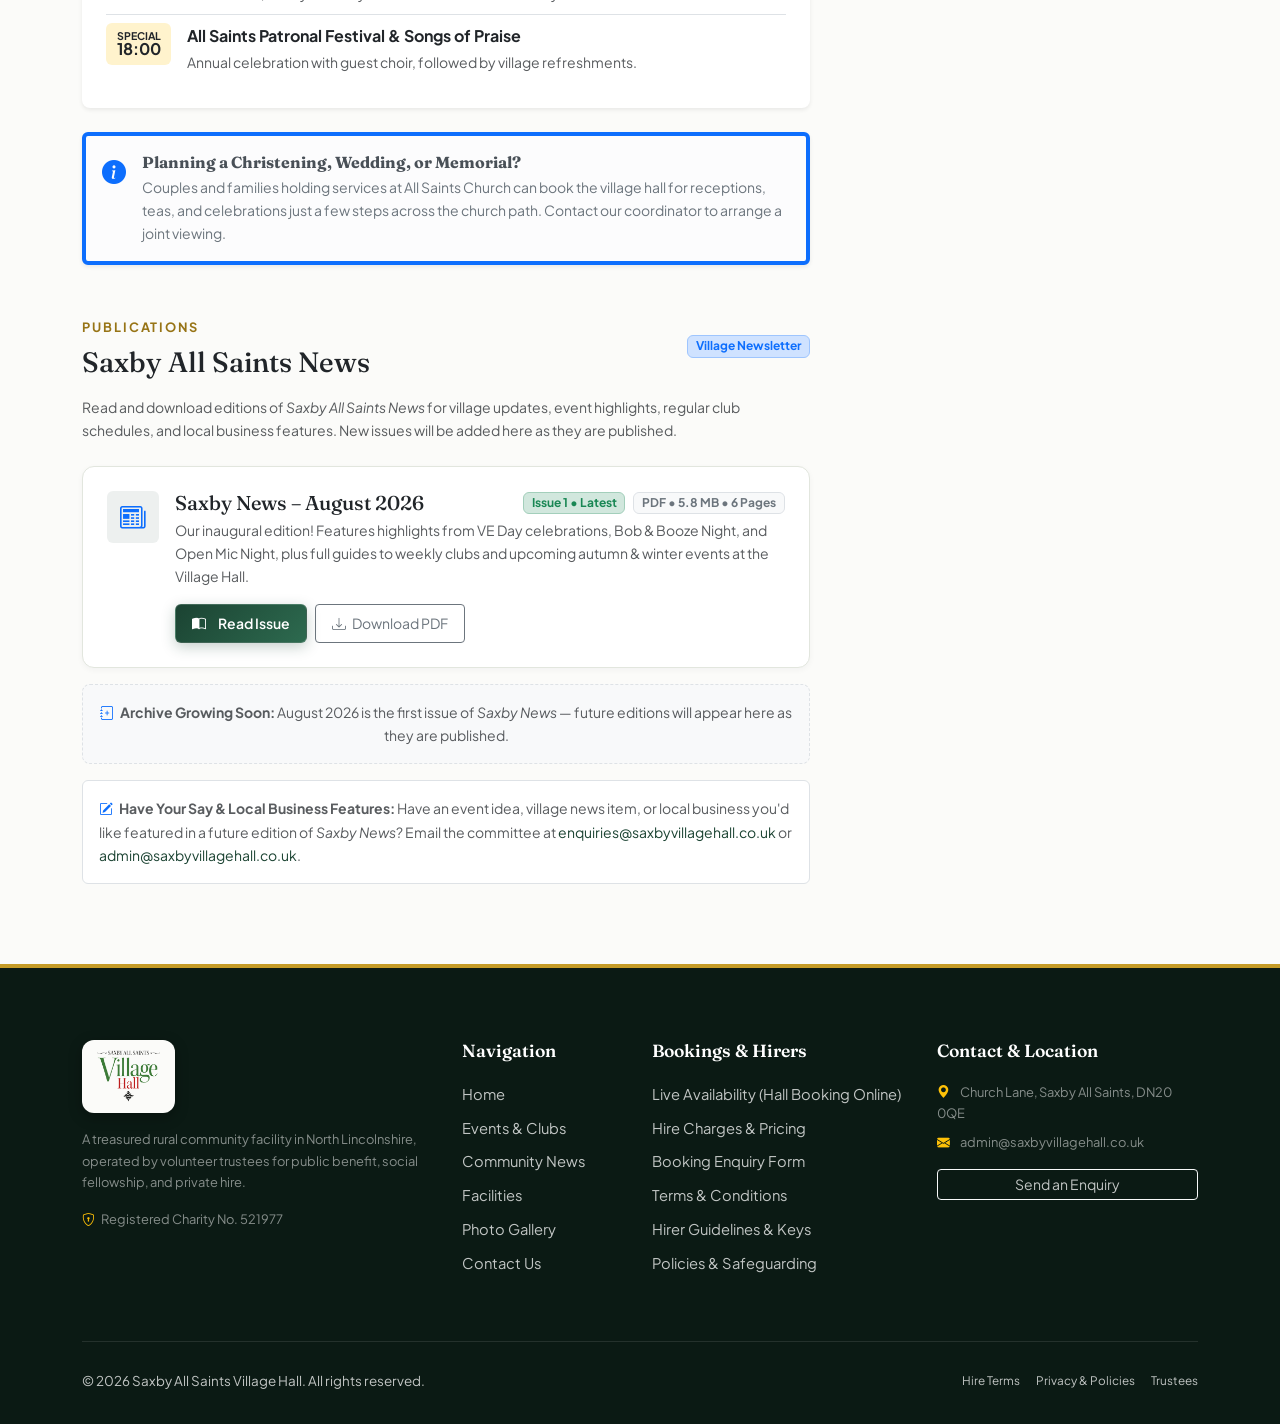
<file: community.html>
<!DOCTYPE html>
<html lang="en">
<head>
  <meta charset="UTF-8">
  <meta name="viewport" content="width=device-width, initial-scale=1.0">
  <title>Community &amp; Church News | Saxby All Saints Village Hall</title>
  <meta name="description" content="Stay connected with Saxby All Saints village life. Read All Saints Church news, parish notices, and download current and archived community newsletters.">
  
  <link rel="icon" type="image/png" href="assets/images/village-hall.png">
  <link href="https://cdn.jsdelivr.net/npm/bootstrap@5.3.3/dist/css/bootstrap.min.css" rel="stylesheet" integrity="sha384-QWTKZyjpPEjISv5WaRU9OFeRpok6YctnYmDr5pNlyT2bRjXh0JMhjY6hW+ALEwIH" crossorigin="anonymous">
  <link rel="stylesheet" href="https://cdn.jsdelivr.net/npm/bootstrap-icons@1.11.3/font/bootstrap-icons.min.css">
  <link rel="stylesheet" href="assets/css/style.css?v=2">
</head>
<body>

  <!-- Top Utility Bar -->
  <div class="top-bar d-none d-md-block">
    <div class="container d-flex justify-content-between align-items-center">
      <div>
        <span class="me-3"><i class="bi bi-geo-alt me-1 text-warning"></i> Church Lane, Saxby All Saints, DN20 0QE</span>
        <span><i class="bi bi-clock me-1 text-warning"></i> Available for Hire 7 Days a Week</span>
      </div>
      <div>
        <a href="mailto:admin@saxbyvillagehall.co.uk"><i class="bi bi-envelope me-1"></i> admin@saxbyvillagehall.co.uk</a>
      </div>
    </div>
  </div>

  <!-- Sticky Bootstrap 5 Navigation Bar -->
  <nav class="navbar navbar-expand-lg navbar-custom sticky-top" id="mainNavbar">
    <div class="container">
      <a class="navbar-brand navbar-brand-wrapper" href="index.html">
        <img src="assets/images/village-hall.png" alt="Saxby All Saints Village Hall" width="69" height="60" class="navbar-brand-logo">
      </a>

      <button class="navbar-toggler" type="button" data-bs-toggle="collapse" data-bs-target="#navbarMain" aria-controls="navbarMain" aria-expanded="false" aria-label="Toggle navigation">
        <span class="navbar-toggler-icon"></span>
      </button>

      <div class="collapse navbar-collapse" id="navbarMain">
        <ul class="navbar-nav ms-auto mb-2 mb-lg-0 align-items-lg-center">
          <li class="nav-item">
            <a class="nav-link" href="index.html">Home</a>
          </li>

          <!-- About Dropdown -->
          <li class="nav-item dropdown">
            <a class="nav-link dropdown-toggle" href="#" id="aboutDropdown" role="button" data-bs-toggle="dropdown" aria-expanded="false">
              About
            </a>
            <ul class="dropdown-menu shadow" aria-labelledby="aboutDropdown">
              <li><a class="dropdown-item" href="about.html"><i class="bi bi-info-circle"></i> Village Hall History &amp; Overview</a></li>
              <li><a class="dropdown-item" href="facilities.html"><i class="bi bi-building-gear"></i> Facilities &amp; Specifications</a></li>
              <li><a class="dropdown-item" href="management.html"><i class="bi bi-people"></i> Committee &amp; Trustees</a></li>
              <li><a class="dropdown-item" href="gallery.html"><i class="bi bi-images"></i> Photo Gallery</a></li>
              <li><a class="dropdown-item" href="policies.html"><i class="bi bi-shield-check"></i> Policies &amp; Governance</a></li>
            </ul>
          </li>

          <!-- Bookings Dropdown -->
          <li class="nav-item dropdown">
            <a class="nav-link dropdown-toggle" href="#" id="bookingsDropdown" role="button" data-bs-toggle="dropdown" aria-expanded="false">
              Bookings
            </a>
            <ul class="dropdown-menu shadow" aria-labelledby="bookingsDropdown">
              <li><a class="dropdown-item" href="calendar.html"><i class="bi bi-calendar3"></i> Live Calendar &amp; Availability</a></li>
              <li><a class="dropdown-item" href="charges.html"><i class="bi bi-tag"></i> Hire Charges &amp; Rates</a></li>
              <li><a class="dropdown-item" href="enquiries.html"><i class="bi bi-pencil-square"></i> Booking Enquiry Form</a></li>
              <li><hr class="dropdown-divider"></li>
              <li><a class="dropdown-item" href="terms.html"><i class="bi bi-file-text"></i> Terms &amp; Conditions</a></li>
              <li><a class="dropdown-item" href="instructions.html"><i class="bi bi-card-checklist"></i> Hirer Instructions</a></li>
            </ul>
          </li>

          <li class="nav-item">
            <a class="nav-link" href="events.html">Events</a>
          </li>
          <li class="nav-item">
            <a class="nav-link active" aria-current="page" href="community.html">Community</a>
          </li>

          <li class="nav-item">
            <a class="nav-link" href="contact.html">Contact</a>
          </li>

          <li class="nav-item ms-lg-3 mt-2 mt-lg-0">
            <a class="btn btn-accent-custom" href="enquiries.html">
              <i class="bi bi-calendar-check"></i> Book the Hall
            </a>
          </li>
        </ul>
      </div>
    </div>
  </nav>

  <!-- Page Header -->
  <header class="hero-section hero-compact">
    <div class="container">
      <nav aria-label="breadcrumb">
        <ol class="breadcrumb page-breadcrumb mb-2">
          <li class="breadcrumb-item"><a href="index.html">Home</a></li>
          <li class="breadcrumb-item active" aria-current="page">Community &amp; Church News</li>
        </ol>
      </nav>
      <h1 class="hero-title mb-2">Community &amp; Church News</h1>
      <p class="hero-lead mb-0">Local updates, All Saints Church services, and digital newsletter archive.</p>
    </div>
  </header>

  <!-- Main Content -->
  <main class="section-padding">
    <div class="container">
      <div class="row g-5">
        
        <!-- Left Column: Church News & Parish Updates -->
        <div class="col-lg-8">
          
          <!-- Church Section -->
          <div class="mb-5">
            <div class="d-flex align-items-center gap-2 mb-3">
              <i class="bi bi-bell-fill fs-3 text-warning"></i>
              <h2 class="h3 mb-0">All Saints Church, Saxby</h2>
            </div>
            <p class="text-secondary lead fs-6">
              All Saints Church is a historic Grade II listed parish church situated immediately neighbouring our village hall on Church Lane. Together, the church and hall have formed the spiritual and social focal point of Saxby All Saints since the mid-nineteenth century.
            </p>

            <!-- Church Heritage Story -->
            <div class="card border-0 bg-white shadow-sm rounded-3 p-4 mb-4">
              <div class="d-flex flex-wrap justify-content-between align-items-center gap-2 mb-3">
                <div>
                  <span class="section-subtitle mb-1">Parish Heritage</span>
                  <h3 class="h5 text-primary-dark mb-0">Designed by Sir George Gilbert Scott</h3>
                </div>
                <span class="badge bg-warning-subtle text-dark border border-warning-subtle">Grade II Listed &bull; Rebuilt 1845&ndash;1849</span>
              </div>

              <p class="text-secondary small mb-3">
                Christian worship in Saxby stretches back nearly a millennium, with the settlement recorded as <em>Saxebi</em> in the <strong>Domesday Book of 1086</strong>. Between <strong>1845 and 1849</strong>, the earlier medieval parish church was substantially rebuilt to designs by <strong>Sir George Gilbert Scott</strong> &mdash; one of Victorian Britain’s most celebrated Gothic Revival architects, famed nationally for the Albert Memorial and London’s St Pancras Chambers. Commissioned under the patronage of the local <strong>Barton (later Hope-Barton) family</strong> of Saxby Hall during the very same years they founded our neighbouring 1846 village schoolhouse, Scott worked in an authentic late 13th-century Decorated Gothic style while carefully incorporating surviving medieval stonework into the new structure.
              </p>

              <p class="text-secondary small mb-3">
                In <strong>1873</strong>, John Hope Barton and parishioners enriched the church’s silhouette with the addition of its distinctive west clock tower, designed by the architect <strong>Neville</strong>. Topped with an embattled parapet, crocketed corner pinnacles, carved angle gargoyles, and a striking pyramidal roof with a wrought-iron finial, the tower caught the eye of architectural historian Sir Nikolaus Pevsner as one of North Lincolnshire’s most memorable country church landmarks.
              </p>

              <div class="p-3 bg-light rounded-3 border mb-3">
                <h4 class="h6 fw-bold text-primary mb-2">
                  <i class="bi bi-brightness-high-fill text-warning me-1"></i> Stained Glass Windows &amp; Interior Craftsmanship
                </h4>
                <p class="text-muted small mb-0">
                  Stepping inside reveals richly preserved Victorian craftsmanship, from the carved ashlar stone pulpit, ornate timber altar rails, and sculpted pew ends to historic Barton family wall tablets. Most celebrated of all is the church’s stained glass: alongside the pointed three-light traceried <strong>East Window</strong> in the chancel (framed by nook shafts and carved headstops), the <strong>North Aisle East Window (1876)</strong> was painted by the renowned Victorian master <strong>Charles Eamer Kempe (C.E. Kempe)</strong>, depicting the Virgin and Child in his signature luminous, delicate tones.
                </p>
              </div>

              <!-- Key Dates Mini-Timeline -->
              <div class="row g-2 pt-1">
                <div class="col-6 col-sm-3">
                  <div class="p-2 rounded border bg-white h-100 text-center">
                    <span class="badge bg-primary text-white mb-1">1086</span>
                    <div class="fw-bold text-dark" style="font-size: 0.78rem;">Domesday Roots</div>
                    <div class="text-muted" style="font-size: 0.72rem;">Recorded as <em>Saxebi</em> with early medieval parish origins</div>
                  </div>
                </div>
                <div class="col-6 col-sm-3">
                  <div class="p-2 rounded border bg-white h-100 text-center">
                    <span class="badge bg-primary text-white mb-1">1845&ndash;49</span>
                    <div class="fw-bold text-dark" style="font-size: 0.78rem;">Gilbert Scott Rebuild</div>
                    <div class="text-muted" style="font-size: 0.72rem;">Gothic Revival church built next to the 1846 schoolhouse</div>
                  </div>
                </div>
                <div class="col-6 col-sm-3">
                  <div class="p-2 rounded border bg-white h-100 text-center">
                    <span class="badge bg-primary text-white mb-1">1873</span>
                    <div class="fw-bold text-dark" style="font-size: 0.78rem;">Tower &amp; Pinnacles</div>
                    <div class="text-muted" style="font-size: 0.72rem;">Embattled clock tower &amp; gargoyles added by Neville</div>
                  </div>
                </div>
                <div class="col-6 col-sm-3">
                  <div class="p-2 rounded border bg-white h-100 text-center">
                    <span class="badge bg-primary text-white mb-1">1876</span>
                    <div class="fw-bold text-dark" style="font-size: 0.78rem;">Kempe Stained Glass</div>
                    <div class="text-muted" style="font-size: 0.72rem;">C.E. Kempe’s Virgin &amp; Child window installed</div>
                  </div>
                </div>
              </div>
            </div>

            <div class="card border-0 bg-white shadow-sm rounded-3 p-4 mb-4">
              <h4 class="h5 text-primary mb-3"><i class="bi bi-calendar4-week me-2"></i>Upcoming Church Services &amp; Fellowship</h4>
              <ul class="list-unstyled mb-0">
                <li class="d-flex align-items-start gap-3 py-2 border-bottom">
                  <div class="badge bg-primary-subtle text-primary p-2 text-center" style="min-width: 65px;">
                    <div class="small fw-bold">1st SUN</div>
                    <div class="fs-6">09:15</div>
                  </div>
                  <div>
                    <strong class="d-block text-dark">Holy Communion (Common Worship)</strong>
                    <span class="text-muted small">Followed by fellowship coffee and tea in the village hall.</span>
                  </div>
                </li>
                <li class="d-flex align-items-start gap-3 py-2 border-bottom">
                  <div class="badge bg-primary-subtle text-primary p-2 text-center" style="min-width: 65px;">
                    <div class="small fw-bold">3rd SUN</div>
                    <div class="fs-6">10:30</div>
                  </div>
                  <div>
                    <strong class="d-block text-dark">Family Morning Prayer &amp; Hymns</strong>
                    <span class="text-muted small">An informal, family-friendly service with children's activity corner.</span>
                  </div>
                </li>
                <li class="d-flex align-items-start gap-3 py-2">
                  <div class="badge bg-warning-subtle text-dark p-2 text-center" style="min-width: 65px;">
                    <div class="small fw-bold">SPECIAL</div>
                    <div class="fs-6">18:00</div>
                  </div>
                  <div>
                    <strong class="d-block text-dark">All Saints Patronal Festival &amp; Songs of Praise</strong>
                    <span class="text-muted small">Annual celebration with guest choir, followed by village refreshments.</span>
                  </div>
                </li>
              </ul>
            </div>

            <!-- Combined Bookings Note -->
            <div class="alert alert-light border-start border-4 border-primary shadow-sm p-3">
              <div class="d-flex gap-3">
                <i class="bi bi-info-circle-fill fs-4 text-primary"></i>
                <div>
                  <h6 class="alert-heading fw-bold mb-1">Planning a Christening, Wedding, or Memorial?</h6>
                  <p class="mb-0 small text-secondary">
                    Couples and families holding services at All Saints Church can book the village hall for receptions, teas, and celebrations just a few steps across the church path. Contact our coordinator to arrange a joint viewing.
                  </p>
                </div>
              </div>
            </div>
          </div>

          <!-- Section: Village Newsletter -->
          <div class="mt-5">
            <div class="d-flex align-items-center justify-content-between mb-3">
              <div>
                <span class="section-subtitle">Publications</span>
                <h2 class="h3 mb-0">Saxby All Saints News</h2>
              </div>
              <span class="badge bg-primary-subtle text-primary border border-primary-subtle">Village Newsletter</span>
            </div>
            <p class="text-muted small mb-4">
              Read and download editions of <em>Saxby All Saints News</em> for village updates, event highlights, regular club schedules, and local business features. New issues will be added here as they are published.
            </p>

            <div class="row g-3">
              <!-- Issue 1: August 2026 (Inaugural & Latest Issue) -->
              <div class="col-12">
                <div class="custom-card p-4">
                  <div class="d-flex flex-column flex-sm-row align-items-sm-start gap-3">
                    <div class="doc-icon" style="width: 52px; height: 52px; font-size: 1.6rem;">
                      <i class="bi bi-newspaper text-primary"></i>
                    </div>
                    <div class="flex-grow-1">
                      <div class="d-flex flex-wrap justify-content-between align-items-center gap-2 mb-1">
                        <h4 class="h5 mb-0 text-primary-dark">Saxby News &ndash; August 2026</h4>
                        <div class="d-flex gap-2">
                          <span class="badge bg-success-subtle text-success border border-success-subtle">Issue 1 &bull; Latest</span>
                          <span class="badge bg-light text-secondary border">PDF &bull; 5.8 MB &bull; 6 Pages</span>
                        </div>
                      </div>
                      <p class="text-muted small mb-3">
                        Our inaugural edition! Features highlights from VE Day celebrations, Bob &amp; Booze Night, and Open Mic Night, plus full guides to weekly clubs and upcoming autumn &amp; winter events at the Village Hall.
                      </p>
                      <div class="d-flex flex-wrap gap-2">
                        <a href="assets/Newsletter/Saxby%20News.pdf" target="_blank" rel="noopener noreferrer" class="btn btn-sm btn-primary-custom py-2 px-3">
                          <i class="bi bi-book-half me-1"></i> Read Issue
                        </a>
                        <a href="assets/Newsletter/Saxby%20News.pdf" download="Saxby-News-August-2026.pdf" class="btn btn-sm btn-outline-secondary py-2 px-3">
                          <i class="bi bi-download me-1"></i> Download PDF
                        </a>
                      </div>
                    </div>
                  </div>
                </div>
              </div>

              <!-- Future Issues Notice (Add new col-md-6 doc-card items here as future issues are published) -->
              <div class="col-12">
                <div class="p-3 bg-light rounded-3 border text-center small text-muted" style="border-style: dashed !important;">
                  <i class="bi bi-journal-plus text-primary me-1"></i>
                  <strong>Archive Growing Soon:</strong> August 2026 is the first issue of <em>Saxby News</em> &mdash; future editions will appear here as they are published.
                </div>
              </div>
            </div>

            <div class="mt-3 p-3 bg-white rounded border small text-muted">
              <i class="bi bi-pencil-square me-1 text-primary"></i> <strong>Have Your Say &amp; Local Business Features:</strong> Have an event idea, village news item, or local business you'd like featured in a future edition of <em>Saxby News</em>? Email the committee at <a href="mailto:enquiries@saxbyvillagehall.co.uk">enquiries@saxbyvillagehall.co.uk</a> or <a href="mailto:admin@saxbyvillagehall.co.uk">admin@saxbyvillagehall.co.uk</a>.
            </div>
          </div>

        </div>

        <!-- Right Column: Community Noticeboard -->
        <div class="col-lg-4">
          <div class="bg-white rounded-3 shadow-sm border p-4 mb-4">
            <h4 class="h5 mb-3 text-dark"><i class="bi bi-pin-angle-fill text-danger me-2"></i>Community Noticeboard</h4>
            
            <div class="card mb-3 bg-light border-0">
              <div class="card-body p-3">
                <div class="d-flex align-items-center gap-2 text-danger fw-bold small mb-1">
                  <i class="bi bi-heart-pulse-fill"></i> Village Defibrillator
                </div>
                <p class="small text-muted mb-0">
                  Located in the illuminated yellow cabinet on the external porch wall of the village hall. In an emergency dial 999 for the access code.
                </p>
              </div>
            </div>

            <div class="card mb-3 bg-light border-0">
              <div class="card-body p-3">
                <div class="fw-bold small text-primary mb-1">
                  <i class="bi bi-book me-1"></i> Community Book Swap
                </div>
                <p class="small text-muted mb-0">
                  Our hall lobby features a thriving lending library. Take a paperback, leave a novel, or return when finished!
                </p>
              </div>
            </div>

            <div class="card mb-3 bg-light border-0">
              <div class="card-body p-3">
                <div class="fw-bold small text-success mb-1">
                  <i class="bi bi-tree me-1"></i> Village Garden Volunteers
                </div>
                <p class="small text-muted mb-0">
                  Join our casual gardening work parties on the first Saturday morning of each month to keep the grounds and planters looking beautiful.
                </p>
              </div>
            </div>

            <a href="contact.html" class="btn btn-outline-custom w-100 btn-sm">Submit a Noticeboard Item</a>
          </div>

          <!-- Useful Contacts -->
          <div class="bg-white rounded-3 shadow-sm border p-4">
            <h5 class="h6 text-uppercase fw-bold text-muted mb-3">Parish Directory</h5>
            <ul class="list-unstyled small text-muted mb-0">
              <li class="mb-2"><strong>Parish Priest:</strong> Rev. David H. &bull; 01652 000 111</li>
              <li class="mb-2"><strong>Churchwarden:</strong> Margaret W. &bull; 01652 000 222</li>
              <li class="mb-2"><strong>Parish Council Clerk:</strong> clerk@saxbyallsaints.org.uk</li>
              <li class="mb-0"><strong>Hall Bookings:</strong> <a href="mailto:bookings@saxbyvillagehall.co.uk" class="text-decoration-none text-primary">bookings@saxbyvillagehall.co.uk</a> (Lisa James)</li>
            </ul>
          </div>
        </div>

      </div>
    </div>
  </main>

  <!-- Footer -->
  <footer class="footer-custom">
    <div class="container">
      <div class="row g-4">
        <div class="col-lg-4">
          <a href="index.html" class="footer-brand-logo-wrap mb-3" aria-label="Saxby All Saints Village Hall Home">
            <img src="assets/images/village-hall.png" alt="Saxby All Saints Village Hall" width="65" height="56" class="footer-brand-logo" loading="lazy">
          </a>
          <p class="small text-white-50 mb-3">
            A treasured rural community facility in North Lincolnshire, operated by volunteer trustees for public benefit, social fellowship, and private hire.
          </p>
          <div class="small text-white-50">
            <i class="bi bi-shield-lock me-1 text-warning"></i> Registered Charity No. 521977
          </div>
        </div>

        <div class="col-sm-6 col-lg-2">
          <h5>Navigation</h5>
          <ul class="footer-links">
            <li><a href="index.html">Home</a></li>
            <li><a href="events.html">Events &amp; Clubs</a></li>
            <li><a href="community.html">Community News</a></li>
            <li><a href="facilities.html">Facilities</a></li>
            <li><a href="gallery.html">Photo Gallery</a></li>
            <li><a href="contact.html">Contact Us</a></li>
          </ul>
        </div>

        <div class="col-sm-6 col-lg-3">
          <h5>Bookings &amp; Hirers</h5>
          <ul class="footer-links">
            <li><a href="calendar.html">Live Availability (Hall Booking Online)</a></li>
            <li><a href="charges.html">Hire Charges &amp; Pricing</a></li>
            <li><a href="enquiries.html">Booking Enquiry Form</a></li>
            <li><a href="terms.html">Terms &amp; Conditions</a></li>
            <li><a href="instructions.html">Hirer Guidelines &amp; Keys</a></li>
            <li><a href="policies.html">Policies &amp; Safeguarding</a></li>
          </ul>
        </div>

        <div class="col-lg-3">
          <h5>Contact &amp; Location</h5>
          <p class="small text-white-50 mb-2">
            <i class="bi bi-geo-alt-fill text-warning me-2"></i> Church Lane, Saxby All Saints, DN20 0QE
          </p>
          <p class="small text-white-50 mb-3">
            <i class="bi bi-envelope-fill text-warning me-2"></i> admin@saxbyvillagehall.co.uk
          </p>
          <a href="enquiries.html" class="btn btn-sm btn-outline-light w-100">Send an Enquiry</a>
        </div>
      </div>

      <div class="footer-bottom d-flex flex-column flex-md-row justify-content-between align-items-center gap-3">
        <div>
          &copy; <span id="current-year"></span> Saxby All Saints Village Hall. All rights reserved.
        </div>
        <div class="d-flex gap-3 small">
          <a href="terms.html">Hire Terms</a>
          <a href="policies.html">Privacy &amp; Policies</a>
          <a href="management.html">Trustees</a>
        </div>
      </div>
    </div>
  </footer>

  <script src="https://cdn.jsdelivr.net/npm/bootstrap@5.3.3/dist/js/bootstrap.bundle.min.js" integrity="sha384-YvpcrYf0tY3lHB60NNkmXc5s9fDVZLESaAA55NDzOxhy9GkcIdslK1eN7N6jIeHz" crossorigin="anonymous"></script>
  <script src="assets/js/main.js?v=2"></script>
</body>
</html>
</file>
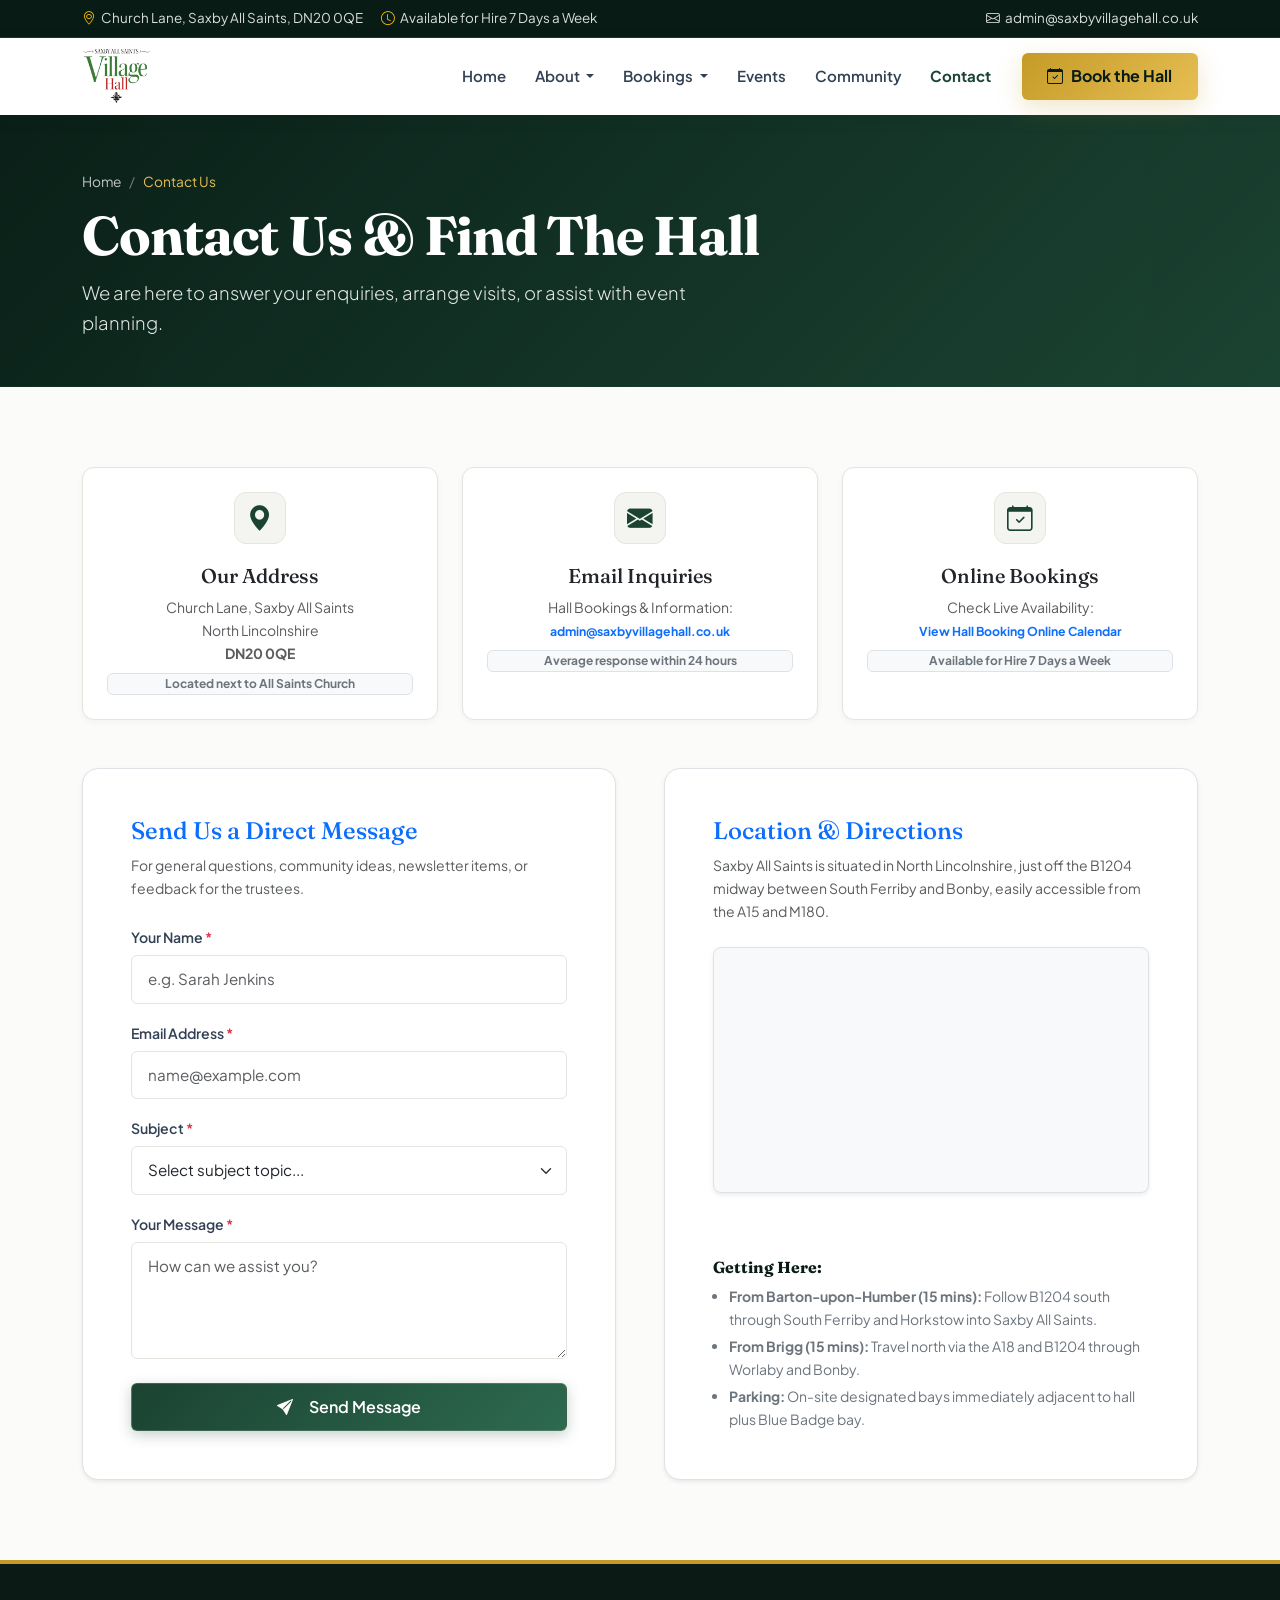
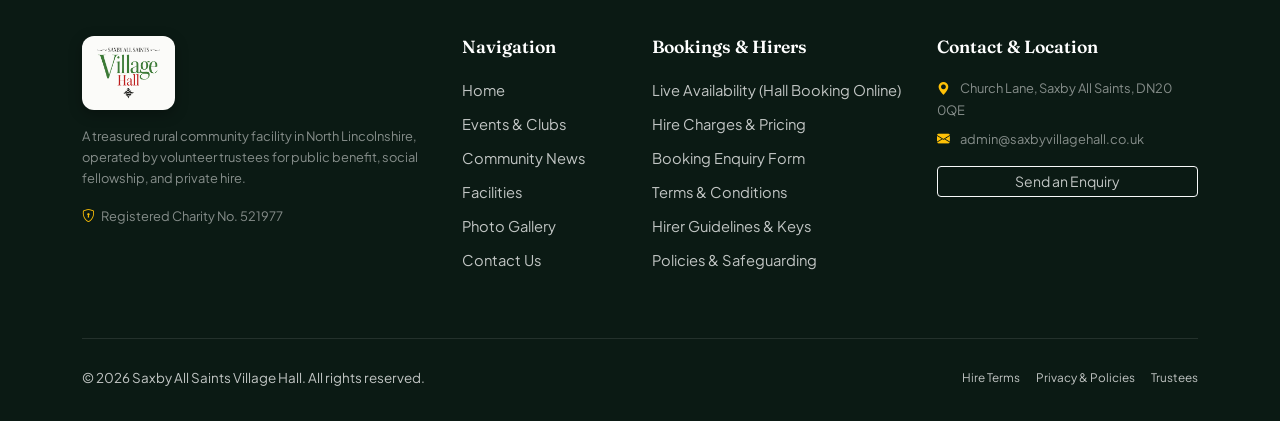
<file: contact.html>
<!DOCTYPE html>
<html lang="en">
<head>
  <meta charset="UTF-8">
  <meta name="viewport" content="width=device-width, initial-scale=1.0">
  <title>Contact Us &amp; Find Us | Saxby All Saints Village Hall</title>
  <meta name="description" content="Get in touch with Saxby All Saints Village Hall. View our North Lincolnshire location, interactive map directions, email contacts, and send us a message.">
  
  <link rel="icon" type="image/png" href="assets/images/village-hall.png">
  <link href="https://cdn.jsdelivr.net/npm/bootstrap@5.3.3/dist/css/bootstrap.min.css" rel="stylesheet" integrity="sha384-QWTKZyjpPEjISv5WaRU9OFeRpok6YctnYmDr5pNlyT2bRjXh0JMhjY6hW+ALEwIH" crossorigin="anonymous">
  <link rel="stylesheet" href="https://cdn.jsdelivr.net/npm/bootstrap-icons@1.11.3/font/bootstrap-icons.min.css">
  <link rel="stylesheet" href="assets/css/style.css?v=2">
</head>
<body>

  <!-- Top Utility Bar -->
  <div class="top-bar d-none d-md-block">
    <div class="container d-flex justify-content-between align-items-center">
      <div>
        <span class="me-3"><i class="bi bi-geo-alt me-1 text-warning"></i> Church Lane, Saxby All Saints, DN20 0QE</span>
        <span><i class="bi bi-clock me-1 text-warning"></i> Available for Hire 7 Days a Week</span>
      </div>
      <div>
        <a href="mailto:admin@saxbyvillagehall.co.uk"><i class="bi bi-envelope me-1"></i> admin@saxbyvillagehall.co.uk</a>
      </div>
    </div>
  </div>

  <!-- Sticky Bootstrap 5 Navigation Bar -->
  <nav class="navbar navbar-expand-lg navbar-custom sticky-top" id="mainNavbar">
    <div class="container">
      <a class="navbar-brand navbar-brand-wrapper" href="index.html">
        <img src="assets/images/village-hall.png" alt="Saxby All Saints Village Hall" width="69" height="60" class="navbar-brand-logo">
      </a>

      <button class="navbar-toggler" type="button" data-bs-toggle="collapse" data-bs-target="#navbarMain" aria-controls="navbarMain" aria-expanded="false" aria-label="Toggle navigation">
        <span class="navbar-toggler-icon"></span>
      </button>

      <div class="collapse navbar-collapse" id="navbarMain">
        <ul class="navbar-nav ms-auto mb-2 mb-lg-0 align-items-lg-center">
          <li class="nav-item">
            <a class="nav-link" href="index.html">Home</a>
          </li>

          <!-- About Dropdown -->
          <li class="nav-item dropdown">
            <a class="nav-link dropdown-toggle" href="#" id="aboutDropdown" role="button" data-bs-toggle="dropdown" aria-expanded="false">
              About
            </a>
            <ul class="dropdown-menu shadow" aria-labelledby="aboutDropdown">
              <li><a class="dropdown-item" href="about.html"><i class="bi bi-info-circle"></i> Village Hall History &amp; Overview</a></li>
              <li><a class="dropdown-item" href="facilities.html"><i class="bi bi-building-gear"></i> Facilities &amp; Specifications</a></li>
              <li><a class="dropdown-item" href="management.html"><i class="bi bi-people"></i> Committee &amp; Trustees</a></li>
              <li><a class="dropdown-item" href="gallery.html"><i class="bi bi-images"></i> Photo Gallery</a></li>
              <li><a class="dropdown-item" href="policies.html"><i class="bi bi-shield-check"></i> Policies &amp; Governance</a></li>
            </ul>
          </li>

          <!-- Bookings Dropdown -->
          <li class="nav-item dropdown">
            <a class="nav-link dropdown-toggle" href="#" id="bookingsDropdown" role="button" data-bs-toggle="dropdown" aria-expanded="false">
              Bookings
            </a>
            <ul class="dropdown-menu shadow" aria-labelledby="bookingsDropdown">
              <li><a class="dropdown-item" href="calendar.html"><i class="bi bi-calendar3"></i> Live Calendar &amp; Availability</a></li>
              <li><a class="dropdown-item" href="charges.html"><i class="bi bi-tag"></i> Hire Charges &amp; Rates</a></li>
              <li><a class="dropdown-item" href="enquiries.html"><i class="bi bi-pencil-square"></i> Booking Enquiry Form</a></li>
              <li><hr class="dropdown-divider"></li>
              <li><a class="dropdown-item" href="terms.html"><i class="bi bi-file-text"></i> Terms &amp; Conditions</a></li>
              <li><a class="dropdown-item" href="instructions.html"><i class="bi bi-card-checklist"></i> Hirer Instructions</a></li>
            </ul>
          </li>

          <li class="nav-item">
            <a class="nav-link" href="events.html">Events</a>
          </li>
          <li class="nav-item">
            <a class="nav-link" href="community.html">Community</a>
          </li>

          <li class="nav-item">
            <a class="nav-link active" aria-current="page" href="contact.html">Contact</a>
          </li>

          <li class="nav-item ms-lg-3 mt-2 mt-lg-0">
            <a class="btn btn-accent-custom" href="enquiries.html">
              <i class="bi bi-calendar-check"></i> Book the Hall
            </a>
          </li>
        </ul>
      </div>
    </div>
  </nav>

  <!-- Page Header -->
  <header class="hero-section hero-compact">
    <div class="container">
      <nav aria-label="breadcrumb">
        <ol class="breadcrumb page-breadcrumb mb-2">
          <li class="breadcrumb-item"><a href="index.html">Home</a></li>
          <li class="breadcrumb-item active" aria-current="page">Contact Us</li>
        </ol>
      </nav>
      <h1 class="hero-title mb-2">Contact Us &amp; Find The Hall</h1>
      <p class="hero-lead mb-0">We are here to answer your enquiries, arrange visits, or assist with event planning.</p>
    </div>
  </header>

  <!-- Main Content -->
  <main class="section-padding">
    <div class="container">
      
      <!-- Top Contact Info Cards -->
      <div class="row g-4 mb-5">
        
        <div class="col-md-4">
          <div class="custom-card p-4 text-center">
            <div class="card-icon-header mx-auto"><i class="bi bi-geo-alt-fill"></i></div>
            <h4 class="h5 mb-2">Our Address</h4>
            <p class="text-muted small mb-2">
              Church Lane, Saxby All Saints<br>
              North Lincolnshire<br>
              <strong>DN20 0QE</strong>
            </p>
            <span class="badge bg-light text-secondary border">Located next to All Saints Church</span>
          </div>
        </div>

        <div class="col-md-4">
          <div class="custom-card p-4 text-center">
            <div class="card-icon-header mx-auto"><i class="bi bi-envelope-fill"></i></div>
            <h4 class="h5 mb-2">Email Inquiries</h4>
            <p class="text-muted small mb-2">
              Hall Bookings &amp; Information:<br>
              <a href="mailto:admin@saxbyvillagehall.co.uk" class="fw-bold small text-primary">admin@saxbyvillagehall.co.uk</a>
            </p>
            <span class="badge bg-light text-secondary border">Average response within 24 hours</span>
          </div>
        </div>

        <div class="col-md-4">
          <div class="custom-card p-4 text-center">
            <div class="card-icon-header mx-auto"><i class="bi bi-calendar-check"></i></div>
            <h4 class="h5 mb-2">Online Bookings</h4>
            <p class="text-muted small mb-2">
              Check Live Availability:<br>
              <a href="calendar.html" class="fw-bold small text-primary">View Hall Booking Online Calendar</a>
            </p>
            <span class="badge bg-light text-secondary border">Available for Hire 7 Days a Week</span>
          </div>
        </div>

      </div>

      <!-- Main Form & Map Section -->
      <div class="row g-5">
        
        <!-- Contact Message Form -->
        <div class="col-lg-6">
          <div class="bg-white p-4 p-md-5 rounded-4 border shadow-sm">
            <h3 class="h4 text-primary mb-2">Send Us a Direct Message</h3>
            <p class="text-muted small mb-4">
              For general questions, community ideas, newsletter items, or feedback for the trustees.
            </p>

            <!-- Feedback Alert -->
            <div id="contactFormFeedback" class="alert alert-success d-none mb-4 p-3 rounded" role="alert">
              <i class="bi bi-check-circle-fill me-2"></i> Thank you! Your message has been sent to our committee.
            </div>

            <form class="needs-validation" novalidate data-mock-submit="true" data-feedback-target="contactFormFeedback">
              <div class="mb-3">
                <label for="contactName" class="form-label">Your Name <span class="text-danger">*</span></label>
                <input type="text" class="form-control" id="contactName" placeholder="e.g. Sarah Jenkins" required>
                <div class="invalid-feedback">Please enter your name.</div>
              </div>

              <div class="mb-3">
                <label for="contactEmail" class="form-label">Email Address <span class="text-danger">*</span></label>
                <input type="email" class="form-control" id="contactEmail" placeholder="name@example.com" required>
                <div class="invalid-feedback">Please enter a valid email address.</div>
              </div>

              <div class="mb-3">
                <label for="contactSubject" class="form-label">Subject <span class="text-danger">*</span></label>
                <select class="form-select" id="contactSubject" required>
                  <option value="" selected disabled>Select subject topic...</option>
                  <option value="viewing">Arrange an In-Person Hall Viewing</option>
                  <option value="regular-class">Starting a Regular Class / Club</option>
                  <option value="community">Parish News / Community Question</option>
                  <option value="feedback">Feedback / Trustee Inquiry</option>
                  <option value="other">General Other</option>
                </select>
                <div class="invalid-feedback">Please choose a subject.</div>
              </div>

              <div class="mb-4">
                <label for="contactMessage" class="form-label">Your Message <span class="text-danger">*</span></label>
                <textarea class="form-control" id="contactMessage" rows="4" placeholder="How can we assist you?" required></textarea>
                <div class="invalid-feedback">Please enter your message.</div>
              </div>

              <button type="submit" class="btn btn-primary-custom w-100">
                <i class="bi bi-send-fill me-2"></i> Send Message
              </button>
            </form>
          </div>
        </div>

        <!-- Location Map & Directions -->
        <div class="col-lg-6">
          <div class="bg-white p-4 p-md-5 rounded-4 border shadow-sm h-100 d-flex flex-column">
            <h3 class="h4 text-primary mb-2">Location &amp; Directions</h3>
            <p class="text-muted small mb-4">
              Saxby All Saints is situated in North Lincolnshire, just off the B1204 midway between South Ferriby and Bonby, easily accessible from the A15 and M180.
            </p>

            <!-- Map Placeholder / Embed Box -->
            <div class="ratio ratio-16x9 rounded-3 overflow-hidden border shadow-sm mb-4 bg-light">
              <!-- Responsive iframe placeholder for Google Maps embed -->
              <iframe 
                src="https://www.google.com/maps/embed?pb=!1m18!1m12!1m3!1d18873.344400569777!2d-0.49969285000000003!3d53.64571585!2m3!1f0!2f0!3f0!3m2!1i1024!2i768!4f13.1!3m3!1m2!1s0x4878f564dc9335ef%3A0x6b63394627d2c1aa!2sSaxby%20All%20Saints%2C%20Brigg!5e0!3m2!1sen!2suk!4v1700000000000!5m2!1sen!2suk" 
                width="600" 
                height="450" 
                style="border:0;" 
                allowfullscreen="" 
                loading="lazy" 
                referrerpolicy="no-referrer-when-downgrade"
                title="Saxby All Saints Village Hall Map">
              </iframe>
            </div>

            <div class="mt-auto">
              <h6 class="fw-bold mb-2">Getting Here:</h6>
              <ul class="text-secondary small ps-3 mb-0">
                <li class="mb-1"><strong>From Barton-upon-Humber (15 mins):</strong> Follow B1204 south through South Ferriby and Horkstow into Saxby All Saints.</li>
                <li class="mb-1"><strong>From Brigg (15 mins):</strong> Travel north via the A18 and B1204 through Worlaby and Bonby.</li>
                <li><strong>Parking:</strong> On-site designated bays immediately adjacent to hall plus Blue Badge bay.</li>
              </ul>
            </div>
          </div>
        </div>

      </div>

    </div>
  </main>

  <!-- Footer -->
  <footer class="footer-custom">
    <div class="container">
      <div class="row g-4">
        <div class="col-lg-4">
          <a href="index.html" class="footer-brand-logo-wrap mb-3" aria-label="Saxby All Saints Village Hall Home">
            <img src="assets/images/village-hall.png" alt="Saxby All Saints Village Hall" width="65" height="56" class="footer-brand-logo" loading="lazy">
          </a>
          <p class="small text-white-50 mb-3">
            A treasured rural community facility in North Lincolnshire, operated by volunteer trustees for public benefit, social fellowship, and private hire.
          </p>
          <div class="small text-white-50">
            <i class="bi bi-shield-lock me-1 text-warning"></i> Registered Charity No. 521977
          </div>
        </div>

        <div class="col-sm-6 col-lg-2">
          <h5>Navigation</h5>
          <ul class="footer-links">
            <li><a href="index.html">Home</a></li>
            <li><a href="events.html">Events &amp; Clubs</a></li>
            <li><a href="community.html">Community News</a></li>
            <li><a href="facilities.html">Facilities</a></li>
            <li><a href="gallery.html">Photo Gallery</a></li>
            <li><a href="contact.html">Contact Us</a></li>
          </ul>
        </div>

        <div class="col-sm-6 col-lg-3">
          <h5>Bookings &amp; Hirers</h5>
          <ul class="footer-links">
            <li><a href="calendar.html">Live Availability (Hall Booking Online)</a></li>
            <li><a href="charges.html">Hire Charges &amp; Pricing</a></li>
            <li><a href="enquiries.html">Booking Enquiry Form</a></li>
            <li><a href="terms.html">Terms &amp; Conditions</a></li>
            <li><a href="instructions.html">Hirer Guidelines &amp; Keys</a></li>
            <li><a href="policies.html">Policies &amp; Safeguarding</a></li>
          </ul>
        </div>

        <div class="col-lg-3">
          <h5>Contact &amp; Location</h5>
          <p class="small text-white-50 mb-2">
            <i class="bi bi-geo-alt-fill text-warning me-2"></i> Church Lane, Saxby All Saints, DN20 0QE
          </p>
          <p class="small text-white-50 mb-3">
            <i class="bi bi-envelope-fill text-warning me-2"></i> admin@saxbyvillagehall.co.uk
          </p>
          <a href="enquiries.html" class="btn btn-sm btn-outline-light w-100">Send an Enquiry</a>
        </div>
      </div>

      <div class="footer-bottom d-flex flex-column flex-md-row justify-content-between align-items-center gap-3">
        <div>
          &copy; <span id="current-year"></span> Saxby All Saints Village Hall. All rights reserved.
        </div>
        <div class="d-flex gap-3 small">
          <a href="terms.html">Hire Terms</a>
          <a href="policies.html">Privacy &amp; Policies</a>
          <a href="management.html">Trustees</a>
        </div>
      </div>
    </div>
  </footer>

  <script src="https://cdn.jsdelivr.net/npm/bootstrap@5.3.3/dist/js/bootstrap.bundle.min.js" integrity="sha384-YvpcrYf0tY3lHB60NNkmXc5s9fDVZLESaAA55NDzOxhy9GkcIdslK1eN7N6jIeHz" crossorigin="anonymous"></script>
  <script src="assets/js/main.js?v=2"></script>
</body>
</html>
</file>
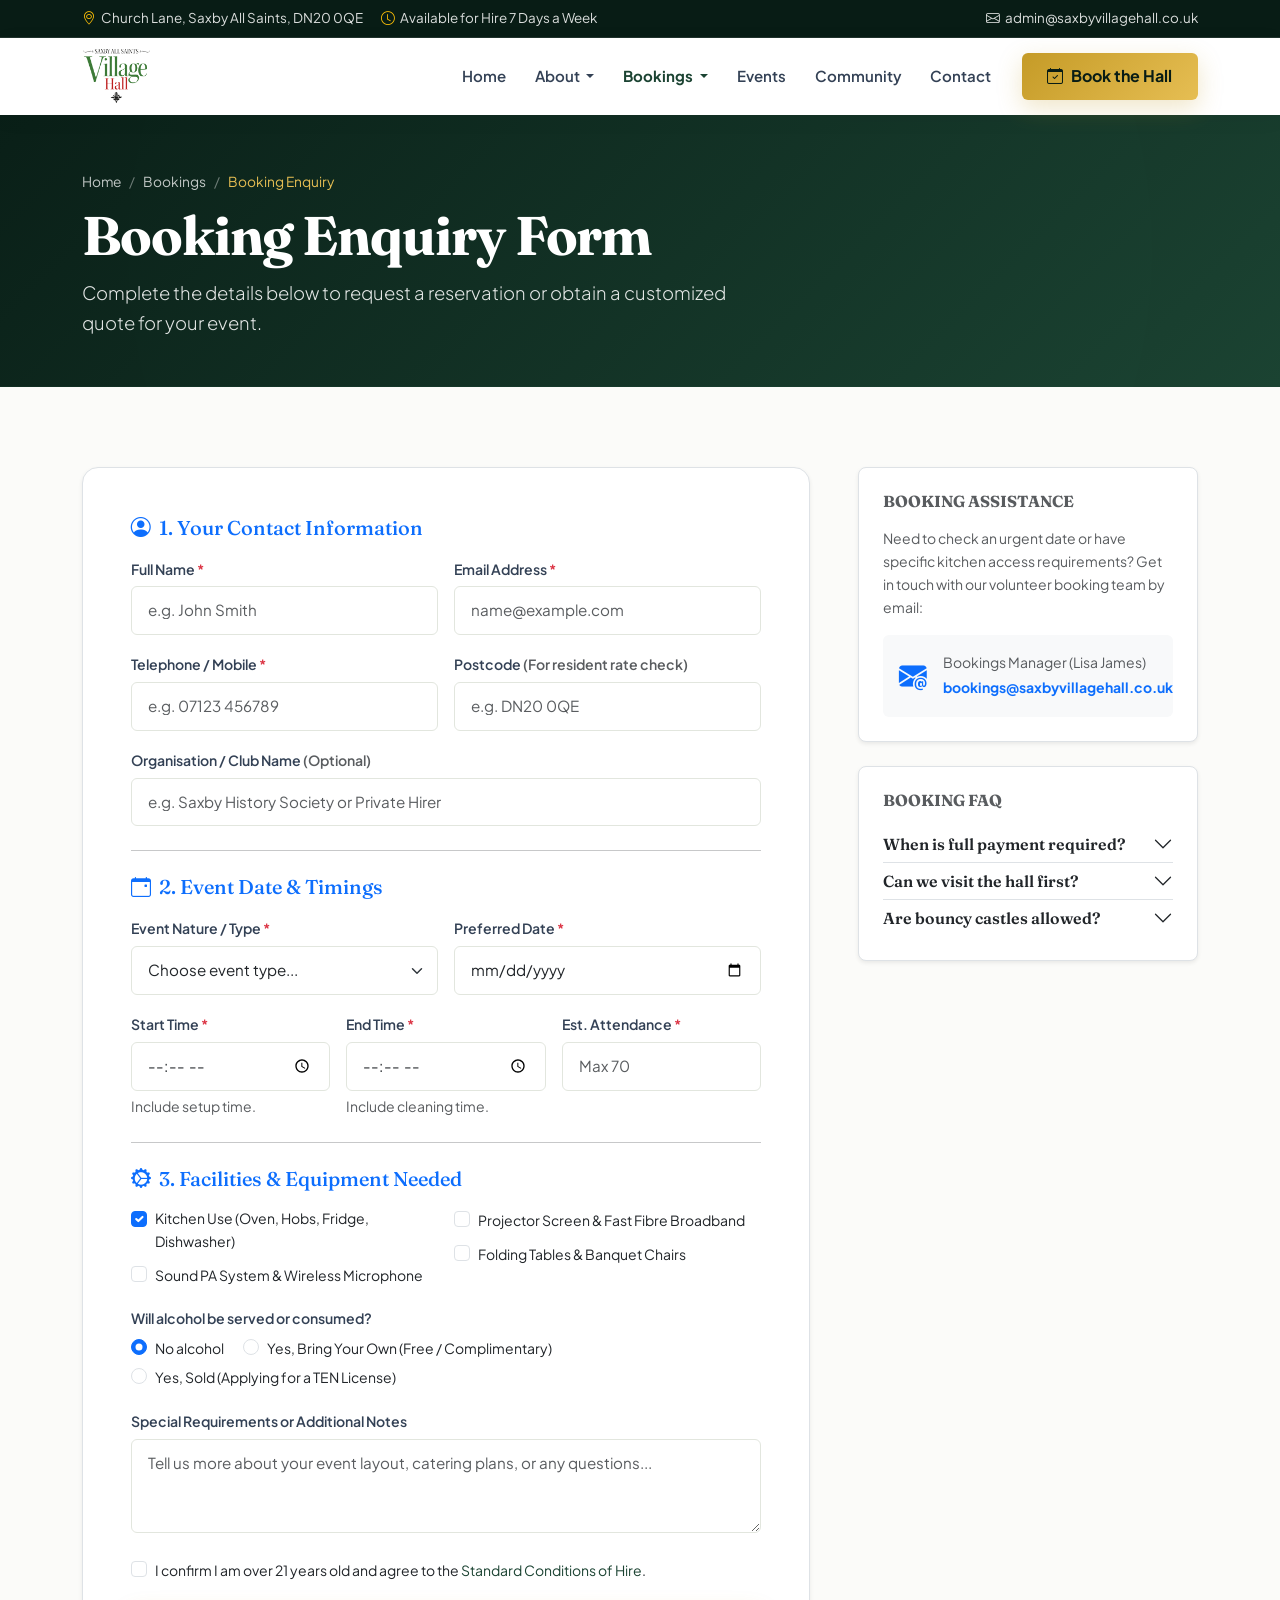
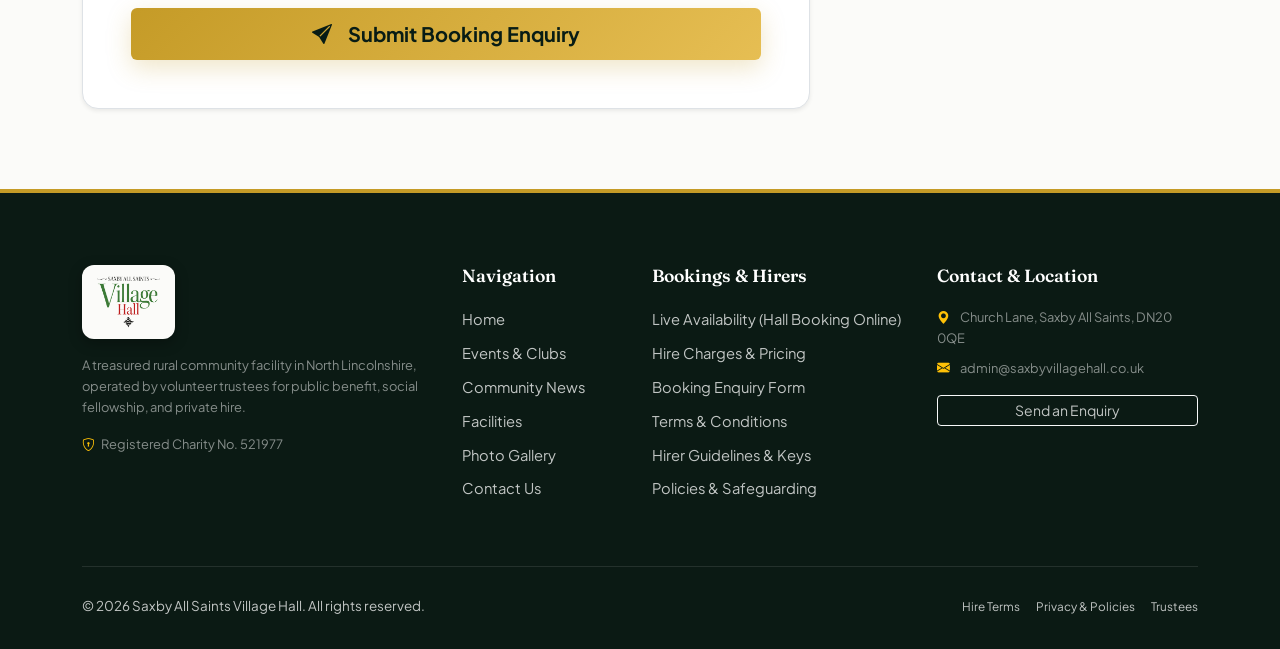
<file: enquiries.html>
<!DOCTYPE html>
<html lang="en">
<head>
  <meta charset="UTF-8">
  <meta name="viewport" content="width=device-width, initial-scale=1.0">
  <title>Booking Enquiry Form | Saxby All Saints Village Hall</title>
  <meta name="description" content="Submit a direct booking reservation request or hire enquiry for Saxby All Saints Village Hall in North Lincolnshire. Fast response within 24 hours.">
  
  <link rel="icon" type="image/png" href="assets/images/village-hall.png">
  <link href="https://cdn.jsdelivr.net/npm/bootstrap@5.3.3/dist/css/bootstrap.min.css" rel="stylesheet" integrity="sha384-QWTKZyjpPEjISv5WaRU9OFeRpok6YctnYmDr5pNlyT2bRjXh0JMhjY6hW+ALEwIH" crossorigin="anonymous">
  <link rel="stylesheet" href="https://cdn.jsdelivr.net/npm/bootstrap-icons@1.11.3/font/bootstrap-icons.min.css">
  <link rel="stylesheet" href="assets/css/style.css?v=2">
</head>
<body>

  <!-- Top Utility Bar -->
  <div class="top-bar d-none d-md-block">
    <div class="container d-flex justify-content-between align-items-center">
      <div>
        <span class="me-3"><i class="bi bi-geo-alt me-1 text-warning"></i> Church Lane, Saxby All Saints, DN20 0QE</span>
        <span><i class="bi bi-clock me-1 text-warning"></i> Available for Hire 7 Days a Week</span>
      </div>
      <div>
        <a href="mailto:admin@saxbyvillagehall.co.uk"><i class="bi bi-envelope me-1"></i> admin@saxbyvillagehall.co.uk</a>
      </div>
    </div>
  </div>

  <!-- Sticky Bootstrap 5 Navigation Bar -->
  <nav class="navbar navbar-expand-lg navbar-custom sticky-top" id="mainNavbar">
    <div class="container">
      <a class="navbar-brand navbar-brand-wrapper" href="index.html">
        <img src="assets/images/village-hall.png" alt="Saxby All Saints Village Hall" width="69" height="60" class="navbar-brand-logo">
      </a>

      <button class="navbar-toggler" type="button" data-bs-toggle="collapse" data-bs-target="#navbarMain" aria-controls="navbarMain" aria-expanded="false" aria-label="Toggle navigation">
        <span class="navbar-toggler-icon"></span>
      </button>

      <div class="collapse navbar-collapse" id="navbarMain">
        <ul class="navbar-nav ms-auto mb-2 mb-lg-0 align-items-lg-center">
          <li class="nav-item">
            <a class="nav-link" href="index.html">Home</a>
          </li>

          <!-- About Dropdown -->
          <li class="nav-item dropdown">
            <a class="nav-link dropdown-toggle" href="#" id="aboutDropdown" role="button" data-bs-toggle="dropdown" aria-expanded="false">
              About
            </a>
            <ul class="dropdown-menu shadow" aria-labelledby="aboutDropdown">
              <li><a class="dropdown-item" href="about.html"><i class="bi bi-info-circle"></i> Village Hall History &amp; Overview</a></li>
              <li><a class="dropdown-item" href="facilities.html"><i class="bi bi-building-gear"></i> Facilities &amp; Specifications</a></li>
              <li><a class="dropdown-item" href="management.html"><i class="bi bi-people"></i> Committee &amp; Trustees</a></li>
              <li><a class="dropdown-item" href="gallery.html"><i class="bi bi-images"></i> Photo Gallery</a></li>
              <li><a class="dropdown-item" href="policies.html"><i class="bi bi-shield-check"></i> Policies &amp; Governance</a></li>
            </ul>
          </li>

          <!-- Bookings Dropdown -->
          <li class="nav-item dropdown">
            <a class="nav-link dropdown-toggle active" href="#" id="bookingsDropdown" role="button" data-bs-toggle="dropdown" aria-expanded="false">
              Bookings
            </a>
            <ul class="dropdown-menu shadow" aria-labelledby="bookingsDropdown">
              <li><a class="dropdown-item" href="calendar.html"><i class="bi bi-calendar3"></i> Live Calendar &amp; Availability</a></li>
              <li><a class="dropdown-item" href="charges.html"><i class="bi bi-tag"></i> Hire Charges &amp; Rates</a></li>
              <li><a class="dropdown-item active" href="enquiries.html"><i class="bi bi-pencil-square"></i> Booking Enquiry Form</a></li>
              <li><hr class="dropdown-divider"></li>
              <li><a class="dropdown-item" href="terms.html"><i class="bi bi-file-text"></i> Terms &amp; Conditions</a></li>
              <li><a class="dropdown-item" href="instructions.html"><i class="bi bi-card-checklist"></i> Hirer Instructions</a></li>
            </ul>
          </li>

          <li class="nav-item">
            <a class="nav-link" href="events.html">Events</a>
          </li>
          <li class="nav-item">
            <a class="nav-link" href="community.html">Community</a>
          </li>

          <li class="nav-item">
            <a class="nav-link" href="contact.html">Contact</a>
          </li>

          <li class="nav-item ms-lg-3 mt-2 mt-lg-0">
            <a class="btn btn-accent-custom" href="enquiries.html">
              <i class="bi bi-calendar-check"></i> Book the Hall
            </a>
          </li>
        </ul>
      </div>
    </div>
  </nav>

  <!-- Page Header -->
  <header class="hero-section hero-compact">
    <div class="container">
      <nav aria-label="breadcrumb">
        <ol class="breadcrumb page-breadcrumb mb-2">
          <li class="breadcrumb-item"><a href="index.html">Home</a></li>
          <li class="breadcrumb-item"><a href="#">Bookings</a></li>
          <li class="breadcrumb-item active" aria-current="page">Booking Enquiry</li>
        </ol>
      </nav>
      <h1 class="hero-title mb-2">Booking Enquiry Form</h1>
      <p class="hero-lead mb-0">Complete the details below to request a reservation or obtain a customized quote for your event.</p>
    </div>
  </header>

  <!-- Main Content -->
  <main class="section-padding">
    <div class="container">
      <div class="row g-5">
        
        <!-- Form Column -->
        <div class="col-lg-8">
          <div class="bg-white p-4 p-md-5 rounded-4 shadow-sm border">
            
            <!-- Success / Mock Feedback Banner -->
            <div id="formFeedback" class="alert alert-success d-none mb-4 p-4 rounded-3" role="alert">
              <div class="d-flex align-items-center gap-3">
                <i class="bi bi-check-circle-fill fs-2"></i>
                <div>
                  <h5 class="alert-heading fw-bold mb-1">Enquiry Successfully Submitted!</h5>
                  <p class="mb-0 small">
                    Thank you for contacting Saxby All Saints Village Hall. Our booking coordinator will review your requested date against the hall diary and reply within 24 hours.
                  </p>
                </div>
              </div>
            </div>

            <form class="needs-validation" novalidate data-mock-submit="true" data-feedback-target="formFeedback">
              
              <!-- Section 1: Contact Details -->
              <h4 class="h5 text-primary mb-3"><i class="bi bi-person-circle me-2"></i>1. Your Contact Information</h4>
              <div class="row g-3 mb-4">
                <div class="col-md-6">
                  <label for="fullName" class="form-label">Full Name <span class="text-danger">*</span></label>
                  <input type="text" class="form-control" id="fullName" placeholder="e.g. John Smith" required>
                  <div class="invalid-feedback">Please enter your full name.</div>
                </div>

                <div class="col-md-6">
                  <label for="emailAddress" class="form-label">Email Address <span class="text-danger">*</span></label>
                  <input type="email" class="form-control" id="emailAddress" placeholder="name@example.com" required>
                  <div class="invalid-feedback">Please enter a valid email address.</div>
                </div>

                <div class="col-md-6">
                  <label for="phoneNumber" class="form-label">Telephone / Mobile <span class="text-danger">*</span></label>
                  <input type="tel" class="form-control" id="phoneNumber" placeholder="e.g. 07123 456789" required>
                  <div class="invalid-feedback">Please provide a contact phone number.</div>
                </div>

                <div class="col-md-6">
                  <label for="postcode" class="form-label">Postcode <span class="text-muted">(For resident rate check)</span></label>
                  <input type="text" class="form-control" id="postcode" placeholder="e.g. DN20 0QE">
                </div>

                <div class="col-12">
                  <label for="organization" class="form-label">Organisation / Club Name <span class="text-muted">(Optional)</span></label>
                  <input type="text" class="form-control" id="organization" placeholder="e.g. Saxby History Society or Private Hirer">
                </div>
              </div>

              <hr class="my-4">

              <!-- Section 2: Event Details -->
              <h4 class="h5 text-primary mb-3"><i class="bi bi-calendar-event me-2"></i>2. Event Date &amp; Timings</h4>
              <div class="row g-3 mb-4">
                <div class="col-md-6">
                  <label for="eventType" class="form-label">Event Nature / Type <span class="text-danger">*</span></label>
                  <select class="form-select" id="eventType" required>
                    <option value="" selected disabled>Choose event type...</option>
                    <option value="private-party">Private Birthday / Anniversary Party</option>
                    <option value="childrens-party">Children's Party (Under 12)</option>
                    <option value="wedding">Wedding Reception / Ceremony</option>
                    <option value="community-club">Regular Club / Fitness Class</option>
                    <option value="meeting">Business Meeting / AGM</option>
                    <option value="fundraiser">Fundraiser / Public Exhibition</option>
                    <option value="other">Other Occasion</option>
                  </select>
                  <div class="invalid-feedback">Please select your event category.</div>
                </div>

                <div class="col-md-6">
                  <label for="eventDate" class="form-label">Preferred Date <span class="text-danger">*</span></label>
                  <input type="date" class="form-control" id="eventDate" required>
                  <div class="invalid-feedback">Please pick a proposed date.</div>
                </div>

                <div class="col-sm-6 col-md-4">
                  <label for="startTime" class="form-label">Start Time <span class="text-danger">*</span></label>
                  <input type="time" class="form-control" id="startTime" required>
                  <div class="form-text small">Include setup time.</div>
                </div>

                <div class="col-sm-6 col-md-4">
                  <label for="endTime" class="form-label">End Time <span class="text-danger">*</span></label>
                  <input type="time" class="form-control" id="endTime" required>
                  <div class="form-text small">Include cleaning time.</div>
                </div>

                <div class="col-sm-12 col-md-4">
                  <label for="guestCount" class="form-label">Est. Attendance <span class="text-danger">*</span></label>
                  <input type="number" class="form-control" id="guestCount" min="1" max="70" placeholder="Max 70" required>
                  <div class="invalid-feedback">Please provide guest numbers (max 70 capacity).</div>
                </div>
              </div>

              <hr class="my-4">

              <!-- Section 3: Facilities Required -->
              <h4 class="h5 text-primary mb-3"><i class="bi bi-gear-wide-connected me-2"></i>3. Facilities &amp; Equipment Needed</h4>
              <div class="row g-3 mb-4">
                <div class="col-md-6">
                  <div class="form-check">
                    <input class="form-check-input" type="checkbox" id="facilityKitchen" checked>
                    <label class="form-check-label small" for="facilityKitchen">
                      Kitchen Use (Oven, Hobs, Fridge, Dishwasher)
                    </label>
                  </div>
                  <div class="form-check mt-2">
                    <input class="form-check-input" type="checkbox" id="facilitySound">
                    <label class="form-check-label small" for="facilitySound">
                      Sound PA System &amp; Wireless Microphone
                    </label>
                  </div>
                </div>

                <div class="col-md-6">
                  <div class="form-check">
                    <input class="form-check-input" type="checkbox" id="facilityProjector">
                    <label class="form-check-label small" for="facilityProjector">
                      Projector Screen &amp; Fast Fibre Broadband
                    </label>
                  </div>
                  <div class="form-check mt-2">
                    <input class="form-check-input" type="checkbox" id="facilityTables">
                    <label class="form-check-label small" for="facilityTables">
                      Folding Tables &amp; Banquet Chairs
                    </label>
                  </div>
                </div>

                <div class="col-12 mt-3">
                  <label class="form-label d-block">Will alcohol be served or consumed?</label>
                  <div class="form-check form-check-inline">
                    <input class="form-check-input" type="radio" name="alcoholOption" id="alcoholNone" value="none" checked>
                    <label class="form-check-label small" for="alcoholNone">No alcohol</label>
                  </div>
                  <div class="form-check form-check-inline">
                    <input class="form-check-input" type="radio" name="alcoholOption" id="alcoholBYO" value="byo">
                    <label class="form-check-label small" for="alcoholBYO">Yes, Bring Your Own (Free / Complimentary)</label>
                  </div>
                  <div class="form-check form-check-inline">
                    <input class="form-check-input" type="radio" name="alcoholOption" id="alcoholTEN" value="ten">
                    <label class="form-check-label small" for="alcoholTEN">Yes, Sold (Applying for a TEN License)</label>
                  </div>
                </div>

                <div class="col-12 mt-3">
                  <label for="specialRequests" class="form-label">Special Requirements or Additional Notes</label>
                  <textarea class="form-control" id="specialRequests" rows="3" placeholder="Tell us more about your event layout, catering plans, or any questions..."></textarea>
                </div>
              </div>

              <!-- Terms Acceptance -->
              <div class="mb-4">
                <div class="form-check">
                  <input class="form-check-input" type="checkbox" id="termsCheck" required>
                  <label class="form-check-label small" for="termsCheck">
                    I confirm I am over 21 years old and agree to the <a href="terms.html" target="_blank">Standard Conditions of Hire</a>.
                  </label>
                  <div class="invalid-feedback">You must accept the terms before submitting.</div>
                </div>
              </div>

              <button type="submit" class="btn btn-accent-custom btn-lg w-100">
                <i class="bi bi-send-fill me-2"></i> Submit Booking Enquiry
              </button>

            </form>
          </div>
        </div>

        <!-- Sidebar FAQs & Fast Info -->
        <div class="col-lg-4">
          <div class="bg-white p-4 rounded-3 shadow-sm border mb-4">
            <h5 class="h6 text-uppercase fw-bold text-muted mb-3">Booking Assistance</h5>
            <p class="small text-muted mb-3">
              Need to check an urgent date or have specific kitchen access requirements? Get in touch with our volunteer booking team by email:
            </p>
            <div class="d-flex align-items-center gap-3 p-3 bg-light rounded">
              <i class="bi bi-envelope-at-fill fs-3 text-primary"></i>
              <div>
                <small class="text-muted d-block">Bookings Manager (Lisa James)</small>
                <a href="mailto:bookings@saxbyvillagehall.co.uk" class="fw-bold text-primary text-decoration-none small">bookings@saxbyvillagehall.co.uk</a>
              </div>
            </div>
          </div>

          <div class="bg-white p-4 rounded-3 shadow-sm border">
            <h5 class="h6 text-uppercase fw-bold text-muted mb-3">Booking FAQ</h5>
            <div class="accordion accordion-flush" id="bookingFaqAccordion">
              <div class="accordion-item">
                <h6 class="accordion-header">
                  <button class="accordion-button collapsed px-0 py-2 small fw-semibold" type="button" data-bs-toggle="collapse" data-bs-target="#faq1">
                    When is full payment required?
                  </button>
                </h6>
                <div id="faq1" class="accordion-collapse collapse" data-bs-parent="#bookingFaqAccordion">
                  <div class="accordion-body px-0 py-2 text-muted small">
                    A provisional slot is held for 7 days. Full payment plus the refundable security deposit must be cleared 14 days before your event.
                  </div>
                </div>
              </div>

              <div class="accordion-item">
                <h6 class="accordion-header">
                  <button class="accordion-button collapsed px-0 py-2 small fw-semibold" type="button" data-bs-toggle="collapse" data-bs-target="#faq2">
                    Can we visit the hall first?
                  </button>
                </h6>
                <div id="faq2" class="accordion-collapse collapse" data-bs-parent="#bookingFaqAccordion">
                  <div class="accordion-body px-0 py-2 text-muted small">
                    Yes! We warmly welcome prospective hirers to arrange an in-person viewing of the main hall and kitchen with a trustee.
                  </div>
                </div>
              </div>

              <div class="accordion-item">
                <h6 class="accordion-header">
                  <button class="accordion-button collapsed px-0 py-2 small fw-semibold" type="button" data-bs-toggle="collapse" data-bs-target="#faq3">
                    Are bouncy castles allowed?
                  </button>
                </h6>
                <div id="faq3" class="accordion-collapse collapse" data-bs-parent="#bookingFaqAccordion">
                  <div class="accordion-body px-0 py-2 text-muted small">
                    Low-height indoor inflatables (under 9ft ceiling clearance) are permitted provided the hire company furnishes valid &pound;5M public liability insurance.
                  </div>
                </div>
              </div>
            </div>
          </div>
        </div>

      </div>
    </div>
  </main>

  <!-- Footer -->
  <footer class="footer-custom">
    <div class="container">
      <div class="row g-4">
        <div class="col-lg-4">
          <a href="index.html" class="footer-brand-logo-wrap mb-3" aria-label="Saxby All Saints Village Hall Home">
            <img src="assets/images/village-hall.png" alt="Saxby All Saints Village Hall" width="65" height="56" class="footer-brand-logo" loading="lazy">
          </a>
          <p class="small text-white-50 mb-3">
            A treasured rural community facility in North Lincolnshire, operated by volunteer trustees for public benefit, social fellowship, and private hire.
          </p>
          <div class="small text-white-50">
            <i class="bi bi-shield-lock me-1 text-warning"></i> Registered Charity No. 521977
          </div>
        </div>

        <div class="col-sm-6 col-lg-2">
          <h5>Navigation</h5>
          <ul class="footer-links">
            <li><a href="index.html">Home</a></li>
            <li><a href="events.html">Events &amp; Clubs</a></li>
            <li><a href="community.html">Community News</a></li>
            <li><a href="facilities.html">Facilities</a></li>
            <li><a href="gallery.html">Photo Gallery</a></li>
            <li><a href="contact.html">Contact Us</a></li>
          </ul>
        </div>

        <div class="col-sm-6 col-lg-3">
          <h5>Bookings &amp; Hirers</h5>
          <ul class="footer-links">
            <li><a href="calendar.html">Live Availability (Hall Booking Online)</a></li>
            <li><a href="charges.html">Hire Charges &amp; Pricing</a></li>
            <li><a href="enquiries.html">Booking Enquiry Form</a></li>
            <li><a href="terms.html">Terms &amp; Conditions</a></li>
            <li><a href="instructions.html">Hirer Guidelines &amp; Keys</a></li>
            <li><a href="policies.html">Policies &amp; Safeguarding</a></li>
          </ul>
        </div>

        <div class="col-lg-3">
          <h5>Contact &amp; Location</h5>
          <p class="small text-white-50 mb-2">
            <i class="bi bi-geo-alt-fill text-warning me-2"></i> Church Lane, Saxby All Saints, DN20 0QE
          </p>
          <p class="small text-white-50 mb-3">
            <i class="bi bi-envelope-fill text-warning me-2"></i> admin@saxbyvillagehall.co.uk
          </p>
          <a href="enquiries.html" class="btn btn-sm btn-outline-light w-100">Send an Enquiry</a>
        </div>
      </div>

      <div class="footer-bottom d-flex flex-column flex-md-row justify-content-between align-items-center gap-3">
        <div>
          &copy; <span id="current-year"></span> Saxby All Saints Village Hall. All rights reserved.
        </div>
        <div class="d-flex gap-3 small">
          <a href="terms.html">Hire Terms</a>
          <a href="policies.html">Privacy &amp; Policies</a>
          <a href="management.html">Trustees</a>
        </div>
      </div>
    </div>
  </footer>

  <script src="https://cdn.jsdelivr.net/npm/bootstrap@5.3.3/dist/js/bootstrap.bundle.min.js" integrity="sha384-YvpcrYf0tY3lHB60NNkmXc5s9fDVZLESaAA55NDzOxhy9GkcIdslK1eN7N6jIeHz" crossorigin="anonymous"></script>
  <script src="assets/js/main.js?v=2"></script>
</body>
</html>
</file>
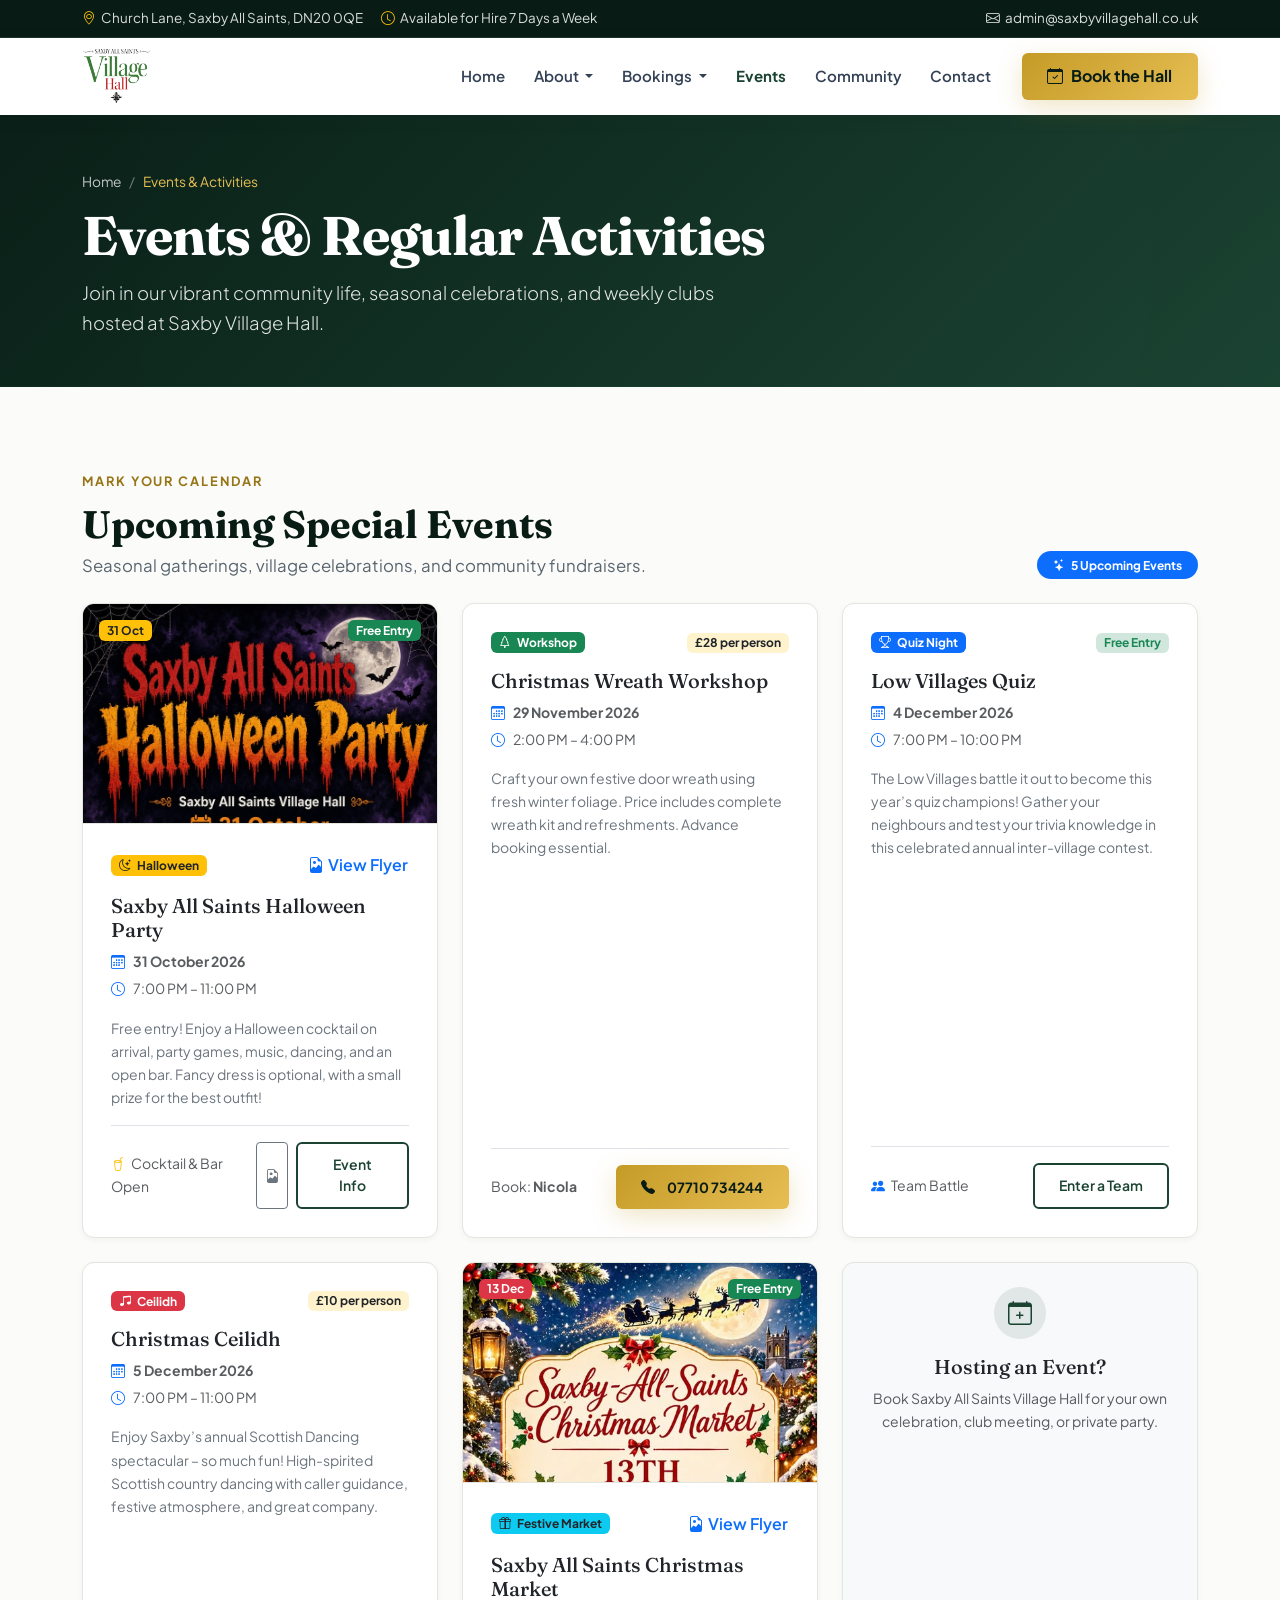
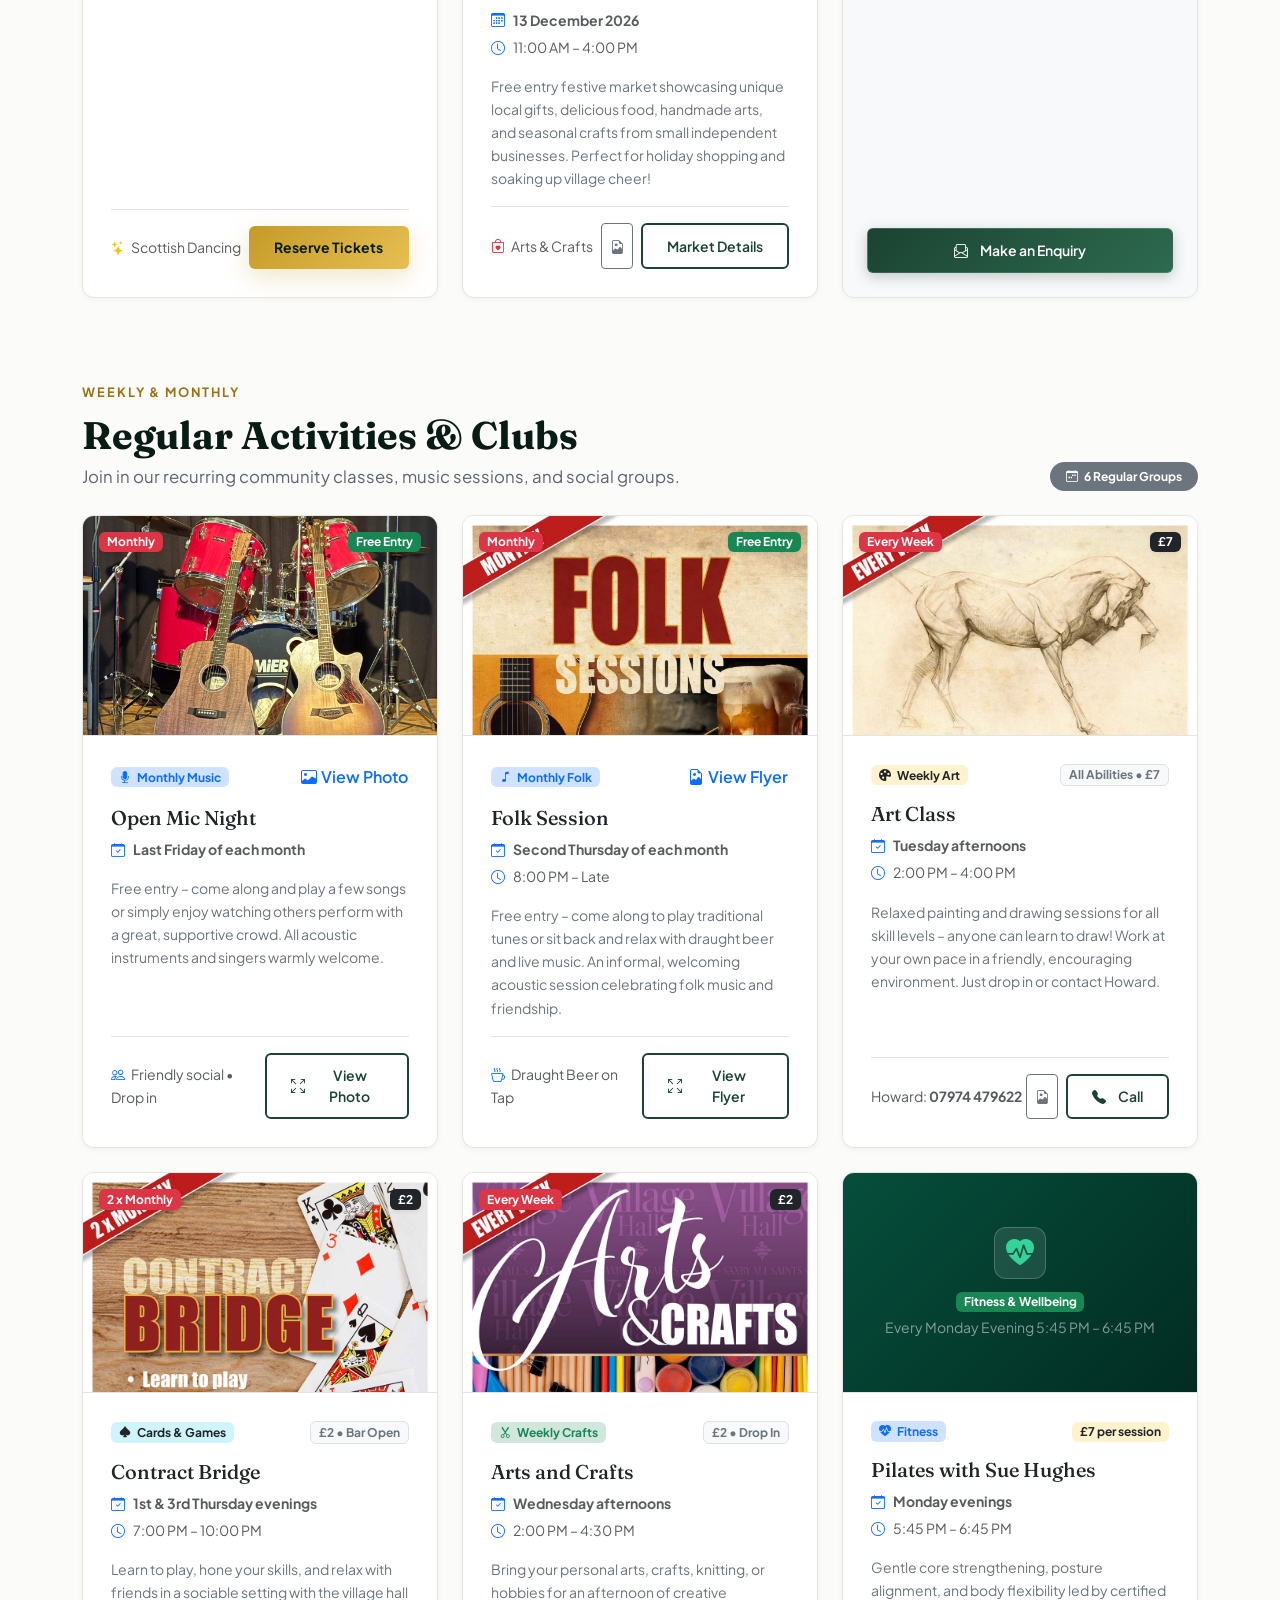
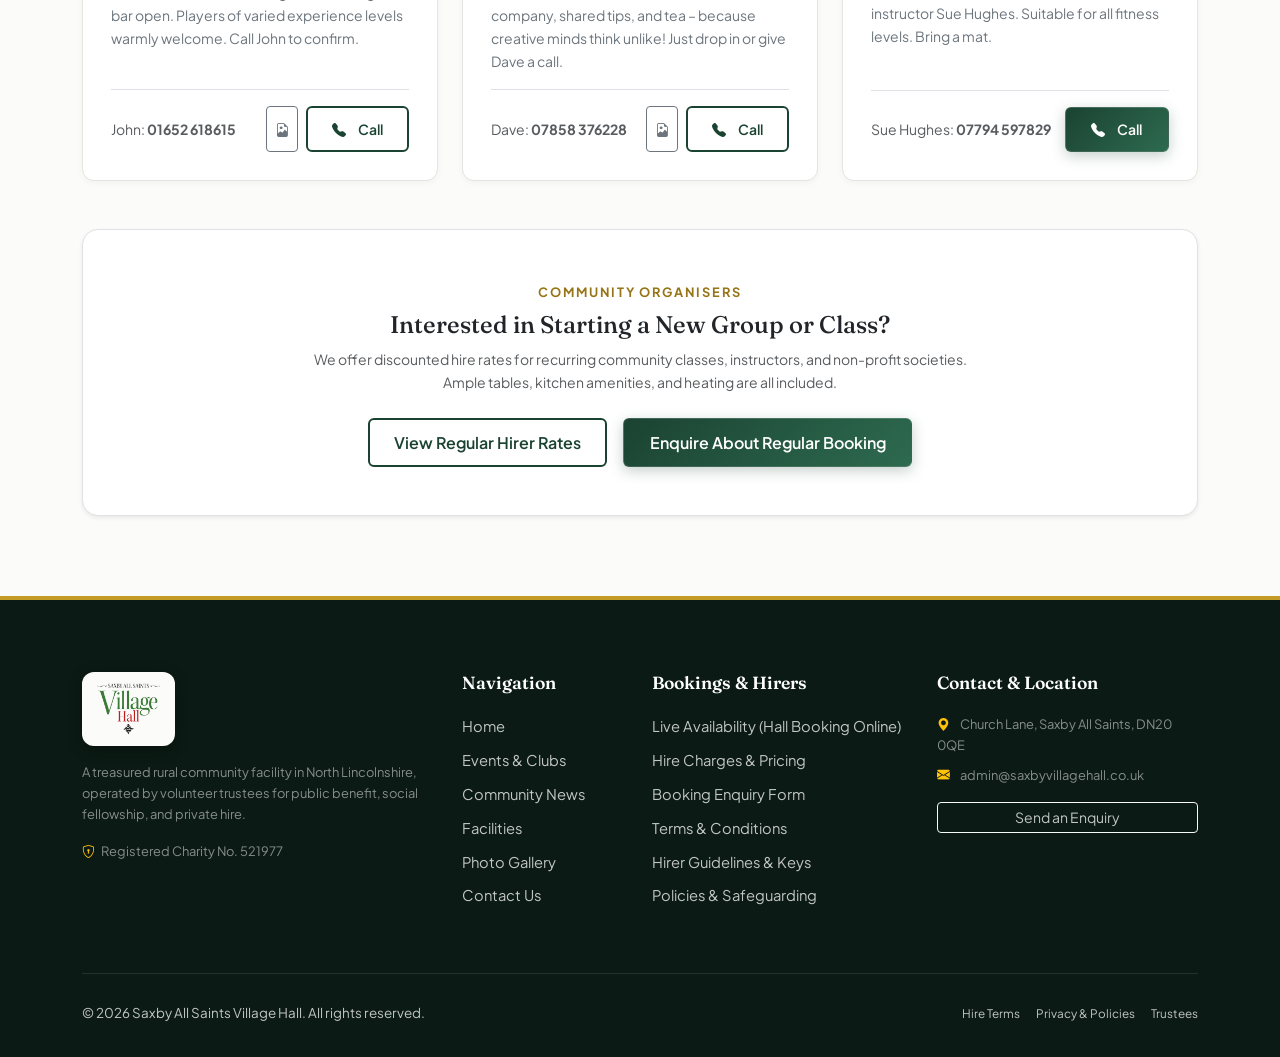
<file: events.html>
<!DOCTYPE html>
<html lang="en">
<head>
  <meta charset="UTF-8">
  <meta name="viewport" content="width=device-width, initial-scale=1.0">
  <title>Events &amp; Regular Activities | Saxby All Saints Village Hall</title>
  <meta name="description" content="Discover upcoming special events and regular weekly & monthly activities at Saxby All Saints Village Hall, including the Halloween Party, Christmas Ceilidh, Wreath Workshop, Quiz, and clubs.">
  
  <link rel="icon" type="image/png" href="assets/images/village-hall.png">
  <link href="https://cdn.jsdelivr.net/npm/bootstrap@5.3.3/dist/css/bootstrap.min.css" rel="stylesheet" integrity="sha384-QWTKZyjpPEjISv5WaRU9OFeRpok6YctnYmDr5pNlyT2bRjXh0JMhjY6hW+ALEwIH" crossorigin="anonymous">
  <link rel="stylesheet" href="https://cdn.jsdelivr.net/npm/bootstrap-icons@1.11.3/font/bootstrap-icons.min.css">
  <link rel="stylesheet" href="assets/css/style.css?v=2">
</head>
<body>

  <!-- Top Utility Bar -->
  <div class="top-bar d-none d-md-block">
    <div class="container d-flex justify-content-between align-items-center">
      <div>
        <span class="me-3"><i class="bi bi-geo-alt me-1 text-warning"></i> Church Lane, Saxby All Saints, DN20 0QE</span>
        <span><i class="bi bi-clock me-1 text-warning"></i> Available for Hire 7 Days a Week</span>
      </div>
      <div>
        <a href="mailto:admin@saxbyvillagehall.co.uk"><i class="bi bi-envelope me-1"></i> admin@saxbyvillagehall.co.uk</a>
      </div>
    </div>
  </div>

  <!-- Sticky Bootstrap 5 Navigation Bar -->
  <nav class="navbar navbar-expand-lg navbar-custom sticky-top" id="mainNavbar">
    <div class="container">
      <a class="navbar-brand navbar-brand-wrapper" href="index.html">
        <img src="assets/images/village-hall.png" alt="Saxby All Saints Village Hall" width="69" height="60" class="navbar-brand-logo">
      </a>

      <button class="navbar-toggler" type="button" data-bs-toggle="collapse" data-bs-target="#navbarMain" aria-controls="navbarMain" aria-expanded="false" aria-label="Toggle navigation">
        <span class="navbar-toggler-icon"></span>
      </button>

      <div class="collapse navbar-collapse" id="navbarMain">
        <ul class="navbar-nav ms-auto mb-2 mb-lg-0 align-items-lg-center">
          <li class="nav-item">
            <a class="nav-link" href="index.html">Home</a>
          </li>

          <!-- About Dropdown -->
          <li class="nav-item dropdown">
            <a class="nav-link dropdown-toggle" href="#" id="aboutDropdown" role="button" data-bs-toggle="dropdown" aria-expanded="false">
              About
            </a>
            <ul class="dropdown-menu shadow" aria-labelledby="aboutDropdown">
              <li><a class="dropdown-item" href="about.html"><i class="bi bi-info-circle"></i> Village Hall History &amp; Overview</a></li>
              <li><a class="dropdown-item" href="facilities.html"><i class="bi bi-building-gear"></i> Facilities &amp; Specifications</a></li>
              <li><a class="dropdown-item" href="management.html"><i class="bi bi-people"></i> Committee &amp; Trustees</a></li>
              <li><a class="dropdown-item" href="gallery.html"><i class="bi bi-images"></i> Photo Gallery</a></li>
              <li><a class="dropdown-item" href="policies.html"><i class="bi bi-shield-check"></i> Policies &amp; Governance</a></li>
            </ul>
          </li>

          <!-- Bookings Dropdown -->
          <li class="nav-item dropdown">
            <a class="nav-link dropdown-toggle" href="#" id="bookingsDropdown" role="button" data-bs-toggle="dropdown" aria-expanded="false">
              Bookings
            </a>
            <ul class="dropdown-menu shadow" aria-labelledby="bookingsDropdown">
              <li><a class="dropdown-item" href="calendar.html"><i class="bi bi-calendar3"></i> Live Calendar &amp; Availability</a></li>
              <li><a class="dropdown-item" href="charges.html"><i class="bi bi-tag"></i> Hire Charges &amp; Rates</a></li>
              <li><a class="dropdown-item" href="enquiries.html"><i class="bi bi-pencil-square"></i> Booking Enquiry Form</a></li>
              <li><hr class="dropdown-divider"></li>
              <li><a class="dropdown-item" href="terms.html"><i class="bi bi-file-text"></i> Terms &amp; Conditions</a></li>
              <li><a class="dropdown-item" href="instructions.html"><i class="bi bi-card-checklist"></i> Hirer Instructions</a></li>
            </ul>
          </li>

          <li class="nav-item">
            <a class="nav-link active" aria-current="page" href="events.html">Events</a>
          </li>
          <li class="nav-item">
            <a class="nav-link" href="community.html">Community</a>
          </li>

          <li class="nav-item">
            <a class="nav-link" href="contact.html">Contact</a>
          </li>

          <li class="nav-item ms-lg-3 mt-2 mt-lg-0">
            <a class="btn btn-accent-custom" href="enquiries.html">
              <i class="bi bi-calendar-check"></i> Book the Hall
            </a>
          </li>
        </ul>
      </div>
    </div>
  </nav>

  <!-- Page Header -->
  <header class="hero-section hero-compact">
    <div class="container">
      <nav aria-label="breadcrumb">
        <ol class="breadcrumb page-breadcrumb mb-2">
          <li class="breadcrumb-item"><a href="index.html">Home</a></li>
          <li class="breadcrumb-item active" aria-current="page">Events &amp; Activities</li>
        </ol>
      </nav>
      <h1 class="hero-title mb-2">Events &amp; Regular Activities</h1>
      <p class="hero-lead mb-0">Join in our vibrant community life, seasonal celebrations, and weekly clubs hosted at Saxby Village Hall.</p>
    </div>
  </header>

  <!-- Main Content -->
  <main class="section-padding">
    <div class="container">
      
      <!-- ===================================================================
           SECTION 1: UPCOMING SPECIAL EVENTS (CARD GRID)
           =================================================================== -->
      <section class="mb-5 pb-3" id="special-events">
        <div class="d-flex flex-column flex-md-row justify-content-between align-items-md-end mb-4">
          <div>
            <span class="section-subtitle">Mark Your Calendar</span>
            <h2 class="section-title mb-1">Upcoming Special Events</h2>
            <p class="section-lead mb-0">Seasonal gatherings, village celebrations, and community fundraisers.</p>
          </div>
          <div class="mt-3 mt-md-0">
            <span class="badge bg-primary text-white py-2 px-3 rounded-pill">
              <i class="bi bi-stars me-1"></i> 5 Upcoming Events
            </span>
          </div>
        </div>

        <div class="row g-4">

          <!-- Event 1: Halloween Party -->
          <div class="col-md-6 col-lg-4">
            <div class="custom-card">
              <div class="event-card-media" role="button" data-bs-toggle="modal" data-bs-target="#posterModal" data-poster-src="assets/images/halloweenparty.jpg" data-poster-title="Saxby All Saints Halloween Party">
                <img src="assets/images/halloweenparty.jpg" class="event-poster-img" alt="Saxby All Saints Halloween Party Poster" loading="eager">
                <span class="badge bg-warning text-dark position-absolute top-0 start-0 m-3 shadow-sm fw-bold">31 Oct</span>
                <span class="badge bg-success position-absolute top-0 end-0 m-3 shadow-sm fw-bold">Free Entry</span>
                <div class="event-poster-overlay">
                  <span class="small text-white"><i class="bi bi-cup-straw me-1 text-warning"></i>Cocktail on Arrival &amp; Bar Open</span>
                  <button type="button" class="event-poster-zoom-btn" tabindex="-1">
                    <i class="bi bi-zoom-in"></i> View Poster
                  </button>
                </div>
              </div>
              <div class="card-body d-flex flex-column">
                <div class="d-flex justify-content-between align-items-center mb-3">
                  <span class="badge bg-warning text-dark fw-bold px-2 py-1">
                    <i class="bi bi-moon-stars me-1"></i> Halloween
                  </span>
                  <button type="button" class="btn btn-link p-0 text-decoration-none small fw-semibold text-primary" data-bs-toggle="modal" data-bs-target="#posterModal" data-poster-src="assets/images/halloweenparty.jpg" data-poster-title="Saxby All Saints Halloween Party">
                    <i class="bi bi-file-earmark-image me-1"></i>View Flyer
                  </button>
                </div>
                
                <h3 class="h5 mb-2 text-primary-dark">Saxby All Saints Halloween Party</h3>
                
                <div class="text-muted small mb-3">
                  <div class="mb-1">
                    <i class="bi bi-calendar3 text-primary me-2"></i><strong>31 October 2026</strong>
                  </div>
                  <div>
                    <i class="bi bi-clock text-primary me-2"></i>7:00 PM &ndash; 11:00 PM
                  </div>
                </div>

                <p class="text-secondary small flex-grow-1">
                  Free entry! Enjoy a Halloween cocktail on arrival, party games, music, dancing, and an open bar. Fancy dress is optional, with a small prize for the best outfit!
                </p>

                <div class="pt-3 border-top mt-auto">
                  <div class="d-flex justify-content-between align-items-center">
                    <span class="small text-muted"><i class="bi bi-cup-straw text-warning me-1"></i> Cocktail &amp; Bar Open</span>
                    <div class="d-flex gap-2">
                      <button type="button" class="btn btn-outline-secondary btn-sm" data-bs-toggle="modal" data-bs-target="#posterModal" data-poster-src="assets/images/halloweenparty.jpg" data-poster-title="Saxby All Saints Halloween Party" title="View Full Poster">
                        <i class="bi bi-file-earmark-image"></i>
                      </button>
                      <a href="contact.html" class="btn btn-outline-custom btn-sm">Event Info</a>
                    </div>
                  </div>
                </div>
              </div>
            </div>
          </div>

          <!-- Event 2: Christmas Wreath Workshop -->
          <div class="col-md-6 col-lg-4">
            <div class="custom-card">
              <div class="card-body d-flex flex-column">
                <div class="d-flex justify-content-between align-items-center mb-3">
                  <span class="badge bg-success text-white fw-bold px-2 py-1">
                    <i class="bi bi-tree me-1"></i> Workshop
                  </span>
                  <span class="badge bg-warning-subtle text-dark fw-bold px-2 py-1">&pound;28 per person</span>
                </div>
                
                <h3 class="h5 mb-2 text-primary-dark">Christmas Wreath Workshop</h3>
                
                <div class="text-muted small mb-3">
                  <div class="mb-1">
                    <i class="bi bi-calendar3 text-primary me-2"></i><strong>29 November 2026</strong>
                  </div>
                  <div>
                    <i class="bi bi-clock text-primary me-2"></i>2:00 PM &ndash; 4:00 PM
                  </div>
                </div>

                <p class="text-secondary small flex-grow-1">
                  Craft your own festive door wreath using fresh winter foliage. Price includes complete wreath kit and refreshments. Advance booking essential.
                </p>

                <div class="pt-3 border-top mt-auto">
                  <div class="d-flex justify-content-between align-items-center">
                    <small class="text-muted">Book: <strong>Nicola</strong></small>
                    <a href="tel:07710734244" class="btn btn-accent-custom btn-sm">
                      <i class="bi bi-telephone-fill me-1"></i> 07710 734244
                    </a>
                  </div>
                </div>
              </div>
            </div>
          </div>

          <!-- Event 3: Low Villages Quiz -->
          <div class="col-md-6 col-lg-4">
            <div class="custom-card">
              <div class="card-body d-flex flex-column">
                <div class="d-flex justify-content-between align-items-center mb-3">
                  <span class="badge bg-primary text-white fw-bold px-2 py-1">
                    <i class="bi bi-trophy me-1"></i> Quiz Night
                  </span>
                  <span class="badge bg-success-subtle text-success fw-bold px-2 py-1">Free Entry</span>
                </div>
                
                <h3 class="h5 mb-2 text-primary-dark">Low Villages Quiz</h3>
                
                <div class="text-muted small mb-3">
                  <div class="mb-1">
                    <i class="bi bi-calendar3 text-primary me-2"></i><strong>4 December 2026</strong>
                  </div>
                  <div>
                    <i class="bi bi-clock text-primary me-2"></i>7:00 PM &ndash; 10:00 PM
                  </div>
                </div>

                <p class="text-secondary small flex-grow-1">
                  The Low Villages battle it out to become this year’s quiz champions! Gather your neighbours and test your trivia knowledge in this celebrated annual inter-village contest.
                </p>

                <div class="pt-3 border-top mt-auto">
                  <div class="d-flex justify-content-between align-items-center">
                    <span class="small text-muted"><i class="bi bi-people-fill text-primary me-1"></i> Team Battle</span>
                    <a href="contact.html" class="btn btn-outline-custom btn-sm">Enter a Team</a>
                  </div>
                </div>
              </div>
            </div>
          </div>

          <!-- Event 4: Christmas Ceilidh -->
          <div class="col-md-6 col-lg-4">
            <div class="custom-card">
              <div class="card-body d-flex flex-column">
                <div class="d-flex justify-content-between align-items-center mb-3">
                  <span class="badge bg-danger text-white fw-bold px-2 py-1">
                    <i class="bi bi-music-note-beamed me-1"></i> Ceilidh
                  </span>
                  <span class="badge bg-warning-subtle text-dark fw-bold px-2 py-1">&pound;10 per person</span>
                </div>
                
                <h3 class="h5 mb-2 text-primary-dark">Christmas Ceilidh</h3>
                
                <div class="text-muted small mb-3">
                  <div class="mb-1">
                    <i class="bi bi-calendar3 text-primary me-2"></i><strong>5 December 2026</strong>
                  </div>
                  <div>
                    <i class="bi bi-clock text-primary me-2"></i>7:00 PM &ndash; 11:00 PM
                  </div>
                </div>

                <p class="text-secondary small flex-grow-1">
                  Enjoy Saxby’s annual Scottish Dancing spectacular &ndash; so much fun! High-spirited Scottish country dancing with caller guidance, festive atmosphere, and great company.
                </p>

                <div class="pt-3 border-top mt-auto">
                  <div class="d-flex justify-content-between align-items-center">
                    <span class="small text-muted"><i class="bi bi-stars text-warning me-1"></i> Scottish Dancing</span>
                    <a href="contact.html" class="btn btn-accent-custom btn-sm">Reserve Tickets</a>
                  </div>
                </div>
              </div>
            </div>
          </div>

          <!-- Event 5: Christmas Market -->
          <div class="col-md-6 col-lg-4">
            <div class="custom-card">
              <div class="event-card-media" role="button" data-bs-toggle="modal" data-bs-target="#posterModal" data-poster-src="assets/images/christmasmarket.jpg" data-poster-title="Saxby All Saints Christmas Market">
                <img src="assets/images/christmasmarket.jpg" class="event-poster-img" alt="Saxby All Saints Christmas Market Poster" loading="eager">
                <span class="badge bg-danger position-absolute top-0 start-0 m-3 shadow-sm fw-bold">13 Dec</span>
                <span class="badge bg-success position-absolute top-0 end-0 m-3 shadow-sm fw-bold">Free Entry</span>
                <div class="event-poster-overlay">
                  <span class="small text-white"><i class="bi bi-gift me-1 text-warning"></i>Festive Shopping &amp; Treats</span>
                  <button type="button" class="event-poster-zoom-btn" tabindex="-1">
                    <i class="bi bi-zoom-in"></i> View Poster
                  </button>
                </div>
              </div>
              <div class="card-body d-flex flex-column">
                <div class="d-flex justify-content-between align-items-center mb-3">
                  <span class="badge bg-info text-dark fw-bold px-2 py-1">
                    <i class="bi bi-gift me-1"></i> Festive Market
                  </span>
                  <button type="button" class="btn btn-link p-0 text-decoration-none small fw-semibold text-primary" data-bs-toggle="modal" data-bs-target="#posterModal" data-poster-src="assets/images/christmasmarket.jpg" data-poster-title="Saxby All Saints Christmas Market">
                    <i class="bi bi-file-earmark-image me-1"></i>View Flyer
                  </button>
                </div>
                
                <h3 class="h5 mb-2 text-primary-dark">Saxby All Saints Christmas Market</h3>
                
                <div class="text-muted small mb-3">
                  <div class="mb-1">
                    <i class="bi bi-calendar3 text-primary me-2"></i><strong>13 December 2026</strong>
                  </div>
                  <div>
                    <i class="bi bi-clock text-primary me-2"></i>11:00 AM &ndash; 4:00 PM
                  </div>
                </div>

                <p class="text-secondary small flex-grow-1">
                  Free entry festive market showcasing unique local gifts, delicious food, handmade arts, and seasonal crafts from small independent businesses. Perfect for holiday shopping and soaking up village cheer!
                </p>

                <div class="pt-3 border-top mt-auto">
                  <div class="d-flex justify-content-between align-items-center">
                    <span class="small text-muted"><i class="bi bi-bag-heart text-danger me-1"></i> Arts &amp; Crafts</span>
                    <div class="d-flex gap-2">
                      <button type="button" class="btn btn-outline-secondary btn-sm" data-bs-toggle="modal" data-bs-target="#posterModal" data-poster-src="assets/images/christmasmarket.jpg" data-poster-title="Saxby All Saints Christmas Market" title="View Full Poster">
                        <i class="bi bi-file-earmark-image"></i>
                      </button>
                      <a href="contact.html" class="btn btn-outline-custom btn-sm">Market Details</a>
                    </div>
                  </div>
                </div>
              </div>
            </div>
          </div>

          <!-- Bonus Hire Box -->
          <div class="col-md-6 col-lg-4">
            <div class="custom-card bg-light border-dashed">
              <div class="card-body d-flex flex-column justify-content-center text-center p-4">
                <div class="icon mx-auto mb-3" style="width: 52px; height: 52px; border-radius: 50%; background: rgba(27, 67, 50, 0.1); display: flex; align-items: center; justify-content: center; color: var(--color-primary); font-size: 1.5rem;">
                  <i class="bi bi-calendar-plus"></i>
                </div>
                <h4 class="h5 mb-2">Hosting an Event?</h4>
                <p class="text-muted small mb-3">
                  Book Saxby All Saints Village Hall for your own celebration, club meeting, or private party.
                </p>
                <div class="mt-auto">
                  <a href="enquiries.html" class="btn btn-primary-custom btn-sm w-100">
                    <i class="bi bi-envelope-paper me-1"></i> Make an Enquiry
                  </a>
                </div>
              </div>
            </div>
          </div>

        </div>
      </section>

      <!-- ===================================================================
           SECTION 2: REGULAR WEEKLY & MONTHLY ACTIVITIES (CARD GRID)
           =================================================================== -->
      <section class="mt-5 pt-3" id="regular-activities">
        <div class="d-flex flex-column flex-md-row justify-content-between align-items-md-end mb-4">
          <div>
            <span class="section-subtitle">Weekly &amp; Monthly</span>
            <h2 class="section-title mb-1">Regular Activities &amp; Clubs</h2>
            <p class="section-lead mb-0">Join in our recurring community classes, music sessions, and social groups.</p>
          </div>
          <div class="mt-3 mt-md-0">
            <span class="badge bg-secondary text-white py-2 px-3 rounded-pill">
              <i class="bi bi-calendar-week me-1"></i> 6 Regular Groups
            </span>
          </div>
        </div>

        <div class="row g-4">

          <!-- Activity 1: Open Mic Night -->
          <div class="col-md-6 col-lg-4">
            <div class="custom-card">
              <div class="event-card-media" role="button" data-bs-toggle="modal" data-bs-target="#posterModal" data-poster-src="assets/images/openmicnight.jpg" data-poster-title="Open Mic Night" data-poster-type="Event Photo">
                <img src="assets/images/openmicnight.jpg" class="event-poster-img" style="object-position: center 60%;" alt="Saxby Village Hall Open Mic Night" loading="eager">
                <span class="badge bg-danger position-absolute top-0 start-0 m-3 shadow-sm fw-bold">Monthly</span>
                <span class="badge bg-success position-absolute top-0 end-0 m-3 shadow-sm fw-bold">Free Entry</span>
                <div class="event-poster-overlay">
                  <span class="small text-white"><i class="bi bi-mic-fill me-1 text-warning"></i>Acoustic Music &amp; Song</span>
                  <button type="button" class="event-poster-zoom-btn" tabindex="-1">
                    <i class="bi bi-zoom-in"></i> View Photo
                  </button>
                </div>
              </div>
              <div class="card-body d-flex flex-column">
                <div class="d-flex justify-content-between align-items-center mb-3">
                  <span class="badge bg-primary-subtle text-primary fw-bold px-2 py-1">
                    <i class="bi bi-mic-fill me-1"></i> Monthly Music
                  </span>
                  <button type="button" class="btn btn-link p-0 text-decoration-none small fw-semibold text-primary" data-bs-toggle="modal" data-bs-target="#posterModal" data-poster-src="assets/images/openmicnight.jpg" data-poster-title="Open Mic Night" data-poster-type="Event Photo">
                    <i class="bi bi-image me-1"></i>View Photo
                  </button>
                </div>
                
                <h3 class="h5 mb-2 text-primary-dark">Open Mic Night</h3>
                
                <div class="text-muted small mb-3">
                  <i class="bi bi-calendar-check text-primary me-2"></i><strong>Last Friday of each month</strong>
                </div>

                <p class="text-secondary small flex-grow-1">
                  Free entry &ndash; come along and play a few songs or simply enjoy watching others perform with a great, supportive crowd. All acoustic instruments and singers warmly welcome.
                </p>

                <div class="pt-3 border-top mt-auto">
                  <div class="d-flex justify-content-between align-items-center">
                    <span class="small text-muted"><i class="bi bi-people text-primary me-1"></i> Friendly social &bull; Drop in</span>
                    <button type="button" class="btn btn-outline-custom btn-sm" data-bs-toggle="modal" data-bs-target="#posterModal" data-poster-src="assets/images/openmicnight.jpg" data-poster-title="Open Mic Night" data-poster-type="Event Photo">
                      <i class="bi bi-arrows-fullscreen me-1"></i> View Photo
                    </button>
                  </div>
                </div>
              </div>
            </div>
          </div>

          <!-- Activity 2: Folk Session -->
          <div class="col-md-6 col-lg-4">
            <div class="custom-card">
              <div class="event-card-media" role="button" data-bs-toggle="modal" data-bs-target="#posterModal" data-poster-src="assets/images/folksession.jpg" data-poster-title="Folk Sessions">
                <img src="assets/images/folksession.jpg" class="event-poster-img" alt="Saxby Village Hall Folk Sessions Poster" loading="eager">
                <span class="badge bg-danger position-absolute top-0 start-0 m-3 shadow-sm fw-bold">Monthly</span>
                <span class="badge bg-success position-absolute top-0 end-0 m-3 shadow-sm fw-bold">Free Entry</span>
                <div class="event-poster-overlay">
                  <span class="small text-white"><i class="bi bi-cup-straw me-1 text-warning"></i>Draught Beer &amp; Live Music</span>
                  <button type="button" class="event-poster-zoom-btn" tabindex="-1">
                    <i class="bi bi-zoom-in"></i> View Poster
                  </button>
                </div>
              </div>
              <div class="card-body d-flex flex-column">
                <div class="d-flex justify-content-between align-items-center mb-3">
                  <span class="badge bg-primary-subtle text-primary fw-bold px-2 py-1">
                    <i class="bi bi-music-note me-1"></i> Monthly Folk
                  </span>
                  <button type="button" class="btn btn-link p-0 text-decoration-none small fw-semibold text-primary" data-bs-toggle="modal" data-bs-target="#posterModal" data-poster-src="assets/images/folksession.jpg" data-poster-title="Folk Sessions">
                    <i class="bi bi-file-earmark-image me-1"></i>View Flyer
                  </button>
                </div>
                
                <h3 class="h5 mb-2 text-primary-dark">Folk Session</h3>
                
                <div class="text-muted small mb-3">
                  <div class="mb-1">
                    <i class="bi bi-calendar-check text-primary me-2"></i><strong>Second Thursday of each month</strong>
                  </div>
                  <div>
                    <i class="bi bi-clock text-primary me-2"></i>8:00 PM &ndash; Late
                  </div>
                </div>

                <p class="text-secondary small flex-grow-1">
                  Free entry &ndash; come along to play traditional tunes or sit back and relax with draught beer and live music. An informal, welcoming acoustic session celebrating folk music and friendship.
                </p>

                <div class="pt-3 border-top mt-auto">
                  <div class="d-flex justify-content-between align-items-center">
                    <span class="small text-muted"><i class="bi bi-cup-hot text-primary me-1"></i> Draught Beer on Tap</span>
                    <button type="button" class="btn btn-outline-custom btn-sm" data-bs-toggle="modal" data-bs-target="#posterModal" data-poster-src="assets/images/folksession.jpg" data-poster-title="Folk Sessions">
                      <i class="bi bi-arrows-fullscreen me-1"></i> View Flyer
                    </button>
                  </div>
                </div>
              </div>
            </div>
          </div>

          <!-- Activity 3: Art Class -->
          <div class="col-md-6 col-lg-4">
            <div class="custom-card">
              <div class="event-card-media" role="button" data-bs-toggle="modal" data-bs-target="#posterModal" data-poster-src="assets/images/artclass.jpg" data-poster-title="Art Class">
                <img src="assets/images/artclass.jpg" class="event-poster-img" alt="Saxby Village Hall Art Class Poster" loading="eager">
                <span class="badge bg-danger position-absolute top-0 start-0 m-3 shadow-sm fw-bold">Every Week</span>
                <span class="badge bg-dark position-absolute top-0 end-0 m-3 shadow-sm fw-bold">&pound;7</span>
                <div class="event-poster-overlay">
                  <span class="small text-white">Anyone can learn to draw</span>
                  <button type="button" class="event-poster-zoom-btn" tabindex="-1">
                    <i class="bi bi-zoom-in"></i> View Poster
                  </button>
                </div>
              </div>
              <div class="card-body d-flex flex-column">
                <div class="d-flex justify-content-between align-items-center mb-3">
                  <span class="badge bg-warning-subtle text-dark fw-bold px-2 py-1">
                    <i class="bi bi-palette-fill me-1"></i> Weekly Art
                  </span>
                  <span class="badge bg-light text-secondary border">All Abilities &bull; &pound;7</span>
                </div>
                
                <h3 class="h5 mb-2 text-primary-dark">Art Class</h3>
                
                <div class="text-muted small mb-3">
                  <div class="mb-1">
                    <i class="bi bi-calendar-check text-primary me-2"></i><strong>Tuesday afternoons</strong>
                  </div>
                  <div>
                    <i class="bi bi-clock text-primary me-2"></i>2:00 PM &ndash; 4:00 PM
                  </div>
                </div>

                <p class="text-secondary small flex-grow-1">
                  Relaxed painting and drawing sessions for all skill levels &ndash; anyone can learn to draw! Work at your own pace in a friendly, encouraging environment. Just drop in or contact Howard.
                </p>

                <div class="pt-3 border-top mt-auto">
                  <div class="d-flex justify-content-between align-items-center">
                    <small class="text-muted">Howard: <strong>07974 479622</strong></small>
                    <div class="d-flex gap-2">
                      <button type="button" class="btn btn-outline-secondary btn-sm" data-bs-toggle="modal" data-bs-target="#posterModal" data-poster-src="assets/images/artclass.jpg" data-poster-title="Art Class" title="View Full Poster">
                        <i class="bi bi-file-earmark-image"></i>
                      </button>
                      <a href="tel:07974479622" class="btn btn-outline-custom btn-sm">
                        <i class="bi bi-telephone-fill me-1"></i> Call
                      </a>
                    </div>
                  </div>
                </div>
              </div>
            </div>
          </div>

          <!-- Activity 4: Contract Bridge -->
          <div class="col-md-6 col-lg-4">
            <div class="custom-card">
              <div class="event-card-media" role="button" data-bs-toggle="modal" data-bs-target="#posterModal" data-poster-src="assets/images/contractbridge.jpg" data-poster-title="Contract Bridge">
                <img src="assets/images/contractbridge.jpg" class="event-poster-img" alt="Saxby Village Hall Contract Bridge Poster" loading="eager">
                <span class="badge bg-danger position-absolute top-0 start-0 m-3 shadow-sm fw-bold">2 x Monthly</span>
                <span class="badge bg-dark position-absolute top-0 end-0 m-3 shadow-sm fw-bold">&pound;2</span>
                <div class="event-poster-overlay">
                  <span class="small text-white"><i class="bi bi-cup-straw me-1 text-warning"></i>Bar Open</span>
                  <button type="button" class="event-poster-zoom-btn" tabindex="-1">
                    <i class="bi bi-zoom-in"></i> View Poster
                  </button>
                </div>
              </div>
              <div class="card-body d-flex flex-column">
                <div class="d-flex justify-content-between align-items-center mb-3">
                  <span class="badge bg-info-subtle text-dark fw-bold px-2 py-1">
                    <i class="bi bi-suit-spade-fill me-1"></i> Cards &amp; Games
                  </span>
                  <span class="badge bg-light text-secondary border">&pound;2 &bull; Bar Open</span>
                </div>
                
                <h3 class="h5 mb-2 text-primary-dark">Contract Bridge</h3>
                
                <div class="text-muted small mb-3">
                  <div class="mb-1">
                    <i class="bi bi-calendar-check text-primary me-2"></i><strong>1st &amp; 3rd Thursday evenings</strong>
                  </div>
                  <div>
                    <i class="bi bi-clock text-primary me-2"></i>7:00 PM &ndash; 10:00 PM
                  </div>
                </div>

                <p class="text-secondary small flex-grow-1">
                  Learn to play, hone your skills, and relax with friends in a sociable setting with the village hall bar open. Players of varied experience levels warmly welcome. Call John to confirm.
                </p>

                <div class="pt-3 border-top mt-auto">
                  <div class="d-flex justify-content-between align-items-center">
                    <small class="text-muted">John: <strong>01652 618615</strong></small>
                    <div class="d-flex gap-2">
                      <button type="button" class="btn btn-outline-secondary btn-sm" data-bs-toggle="modal" data-bs-target="#posterModal" data-poster-src="assets/images/contractbridge.jpg" data-poster-title="Contract Bridge" title="View Full Poster">
                        <i class="bi bi-file-earmark-image"></i>
                      </button>
                      <a href="tel:01652618615" class="btn btn-outline-custom btn-sm">
                        <i class="bi bi-telephone-fill me-1"></i> Call
                      </a>
                    </div>
                  </div>
                </div>
              </div>
            </div>
          </div>

          <!-- Activity 5: Arts and Crafts -->
          <div class="col-md-6 col-lg-4">
            <div class="custom-card">
              <div class="event-card-media" role="button" data-bs-toggle="modal" data-bs-target="#posterModal" data-poster-src="assets/images/artsandcrafts.jpg" data-poster-title="Arts &amp; Crafts">
                <img src="assets/images/artsandcrafts.jpg" class="event-poster-img" alt="Saxby Village Hall Arts and Crafts Poster" loading="eager">
                <span class="badge bg-danger position-absolute top-0 start-0 m-3 shadow-sm fw-bold">Every Week</span>
                <span class="badge bg-dark position-absolute top-0 end-0 m-3 shadow-sm fw-bold">&pound;2</span>
                <div class="event-poster-overlay">
                  <span class="small text-white">Creative minds think unlike</span>
                  <button type="button" class="event-poster-zoom-btn" tabindex="-1">
                    <i class="bi bi-zoom-in"></i> View Poster
                  </button>
                </div>
              </div>
              <div class="card-body d-flex flex-column">
                <div class="d-flex justify-content-between align-items-center mb-3">
                  <span class="badge bg-success-subtle text-success fw-bold px-2 py-1">
                    <i class="bi bi-scissors me-1"></i> Weekly Crafts
                  </span>
                  <span class="badge bg-light text-secondary border">&pound;2 &bull; Drop In</span>
                </div>
                
                <h3 class="h5 mb-2 text-primary-dark">Arts and Crafts</h3>
                
                <div class="text-muted small mb-3">
                  <div class="mb-1">
                    <i class="bi bi-calendar-check text-primary me-2"></i><strong>Wednesday afternoons</strong>
                  </div>
                  <div>
                    <i class="bi bi-clock text-primary me-2"></i>2:00 PM &ndash; 4:30 PM
                  </div>
                </div>

                <p class="text-secondary small flex-grow-1">
                  Bring your personal arts, crafts, knitting, or hobbies for an afternoon of creative company, shared tips, and tea &ndash; because creative minds think unlike! Just drop in or give Dave a call.
                </p>

                <div class="pt-3 border-top mt-auto">
                  <div class="d-flex justify-content-between align-items-center">
                    <small class="text-muted">Dave: <strong>07858 376228</strong></small>
                    <div class="d-flex gap-2">
                      <button type="button" class="btn btn-outline-secondary btn-sm" data-bs-toggle="modal" data-bs-target="#posterModal" data-poster-src="assets/images/artsandcrafts.jpg" data-poster-title="Arts &amp; Crafts" title="View Full Poster">
                        <i class="bi bi-file-earmark-image"></i>
                      </button>
                      <a href="tel:07858376228" class="btn btn-outline-custom btn-sm">
                        <i class="bi bi-telephone-fill me-1"></i> Call
                      </a>
                    </div>
                  </div>
                </div>
              </div>
            </div>
          </div>

          <!-- Activity 6: Pilates with Sue Hughes -->
          <div class="col-md-6 col-lg-4">
            <div class="custom-card">
              <div class="event-card-media event-media-placeholder event-media-fitness">
                <div class="text-center text-white p-3">
                  <div class="card-icon-header mx-auto mb-2" style="background: rgba(255,255,255,0.1); border-color: rgba(255,255,255,0.2); color: #34d399;">
                    <i class="bi bi-heart-pulse-fill fs-3"></i>
                  </div>
                  <span class="badge bg-success text-white fw-bold mb-1">Fitness &amp; Wellbeing</span>
                  <div class="small text-white-50">Every Monday Evening 5:45 PM &ndash; 6:45 PM</div>
                </div>
              </div>
              <div class="card-body d-flex flex-column">
                <div class="d-flex justify-content-between align-items-center mb-3">
                  <span class="badge bg-primary-subtle text-primary fw-bold px-2 py-1">
                    <i class="bi bi-heart-pulse-fill me-1"></i> Fitness
                  </span>
                  <span class="badge bg-warning-subtle text-dark fw-bold px-2 py-1">&pound;7 per session</span>
                </div>
                
                <h3 class="h5 mb-2 text-primary-dark">Pilates with Sue Hughes</h3>
                
                <div class="text-muted small mb-3">
                  <div class="mb-1">
                    <i class="bi bi-calendar-check text-primary me-2"></i><strong>Monday evenings</strong>
                  </div>
                  <div>
                    <i class="bi bi-clock text-primary me-2"></i>5:45 PM &ndash; 6:45 PM
                  </div>
                </div>

                <p class="text-secondary small flex-grow-1">
                  Gentle core strengthening, posture alignment, and body flexibility led by certified instructor Sue Hughes. Suitable for all fitness levels. Bring a mat.
                </p>

                <div class="pt-3 border-top mt-auto">
                  <div class="d-flex justify-content-between align-items-center">
                    <small class="text-muted">Sue Hughes: <strong>07794 597829</strong></small>
                    <a href="tel:07794597829" class="btn btn-primary-custom btn-sm">
                      <i class="bi bi-telephone-fill me-1"></i> Call
                    </a>
                  </div>
                </div>
              </div>
            </div>
          </div>

        </div>
      </section>

      <!-- Start Your Own Group Callout -->
      <div class="mt-5 p-4 p-md-5 bg-white rounded-4 border shadow-sm text-center">
        <div class="mx-auto" style="max-width: 680px;">
          <span class="section-subtitle">Community Organisers</span>
          <h3 class="h4 mb-2">Interested in Starting a New Group or Class?</h3>
          <p class="text-muted small mb-4">
            We offer discounted hire rates for recurring community classes, instructors, and non-profit societies. Ample tables, kitchen amenities, and heating are all included.
          </p>
          <div class="d-flex flex-wrap justify-content-center gap-3">
            <a href="charges.html" class="btn btn-outline-custom">View Regular Hirer Rates</a>
            <a href="enquiries.html" class="btn btn-primary-custom">Enquire About Regular Booking</a>
          </div>
        </div>
      </div>

    </div>
  </main>

  <!-- Event Poster Lightbox Modal -->
  <div class="modal fade" id="posterModal" tabindex="-1" aria-labelledby="posterModalLabel" aria-hidden="true">
    <div class="modal-dialog modal-dialog-centered modal-lg">
      <div class="modal-content border-0 shadow-lg overflow-hidden">
        <div class="modal-header bg-dark text-white border-0 py-3">
          <h5 class="modal-title h6 mb-0" id="posterModalLabel">
            <i class="bi bi-file-earmark-image text-warning me-2"></i>Event Poster
          </h5>
          <button type="button" class="btn-close btn-close-white" data-bs-dismiss="modal" aria-label="Close"></button>
        </div>
        <div class="modal-body p-2 p-md-3 bg-light text-center">
          <img id="posterModalImg" src="assets/images/folksession.jpg" alt="Event Poster" class="img-fluid rounded shadow-sm" style="max-height: 80vh; width: auto; object-fit: contain;">
        </div>
        <div class="modal-footer bg-white border-0 py-2 d-flex justify-content-between align-items-center">
          <span id="posterModalCaption" class="small text-muted fw-semibold">Saxby All Saints Village Hall &bull; Event Poster</span>
          <div class="d-flex gap-2">
            <a id="posterModalDownload" href="assets/images/folksession.jpg" target="_blank" rel="noopener noreferrer" class="btn btn-sm btn-outline-primary">
              <i class="bi bi-box-arrow-up-right me-1"></i>Open Full Size
            </a>
            <button type="button" class="btn btn-sm btn-secondary" data-bs-dismiss="modal">Close</button>
          </div>
        </div>
      </div>
    </div>
  </div>

  <!-- Footer -->
  <footer class="footer-custom">
    <div class="container">
      <div class="row g-4">
        <div class="col-lg-4">
          <a href="index.html" class="footer-brand-logo-wrap mb-3" aria-label="Saxby All Saints Village Hall Home">
            <img src="assets/images/village-hall.png" alt="Saxby All Saints Village Hall" width="65" height="56" class="footer-brand-logo" loading="lazy">
          </a>
          <p class="small text-white-50 mb-3">
            A treasured rural community facility in North Lincolnshire, operated by volunteer trustees for public benefit, social fellowship, and private hire.
          </p>
          <div class="small text-white-50">
            <i class="bi bi-shield-lock me-1 text-warning"></i> Registered Charity No. 521977
          </div>
        </div>

        <div class="col-sm-6 col-lg-2">
          <h5>Navigation</h5>
          <ul class="footer-links">
            <li><a href="index.html">Home</a></li>
            <li><a href="events.html">Events &amp; Clubs</a></li>
            <li><a href="community.html">Community News</a></li>
            <li><a href="facilities.html">Facilities</a></li>
            <li><a href="gallery.html">Photo Gallery</a></li>
            <li><a href="contact.html">Contact Us</a></li>
          </ul>
        </div>

        <div class="col-sm-6 col-lg-3">
          <h5>Bookings &amp; Hirers</h5>
          <ul class="footer-links">
            <li><a href="calendar.html">Live Availability (Hall Booking Online)</a></li>
            <li><a href="charges.html">Hire Charges &amp; Pricing</a></li>
            <li><a href="enquiries.html">Booking Enquiry Form</a></li>
            <li><a href="terms.html">Terms &amp; Conditions</a></li>
            <li><a href="instructions.html">Hirer Guidelines &amp; Keys</a></li>
            <li><a href="policies.html">Policies &amp; Safeguarding</a></li>
          </ul>
        </div>

        <div class="col-lg-3">
          <h5>Contact &amp; Location</h5>
          <p class="small text-white-50 mb-2">
            <i class="bi bi-geo-alt-fill text-warning me-2"></i> Church Lane, Saxby All Saints, DN20 0QE
          </p>
          <p class="small text-white-50 mb-3">
            <i class="bi bi-envelope-fill text-warning me-2"></i> admin@saxbyvillagehall.co.uk
          </p>
          <a href="enquiries.html" class="btn btn-sm btn-outline-light w-100">Send an Enquiry</a>
        </div>
      </div>

      <div class="footer-bottom d-flex flex-column flex-md-row justify-content-between align-items-center gap-3">
        <div>
          &copy; <span id="current-year"></span> Saxby All Saints Village Hall. All rights reserved.
        </div>
        <div class="d-flex gap-3 small">
          <a href="terms.html">Hire Terms</a>
          <a href="policies.html">Privacy &amp; Policies</a>
          <a href="management.html">Trustees</a>
        </div>
      </div>
    </div>
  </footer>

  <script src="https://cdn.jsdelivr.net/npm/bootstrap@5.3.3/dist/js/bootstrap.bundle.min.js" integrity="sha384-YvpcrYf0tY3lHB60NNkmXc5s9fDVZLESaAA55NDzOxhy9GkcIdslK1eN7N6jIeHz" crossorigin="anonymous"></script>
  <script src="assets/js/main.js?v=2"></script>
</body>
</html>
</file>
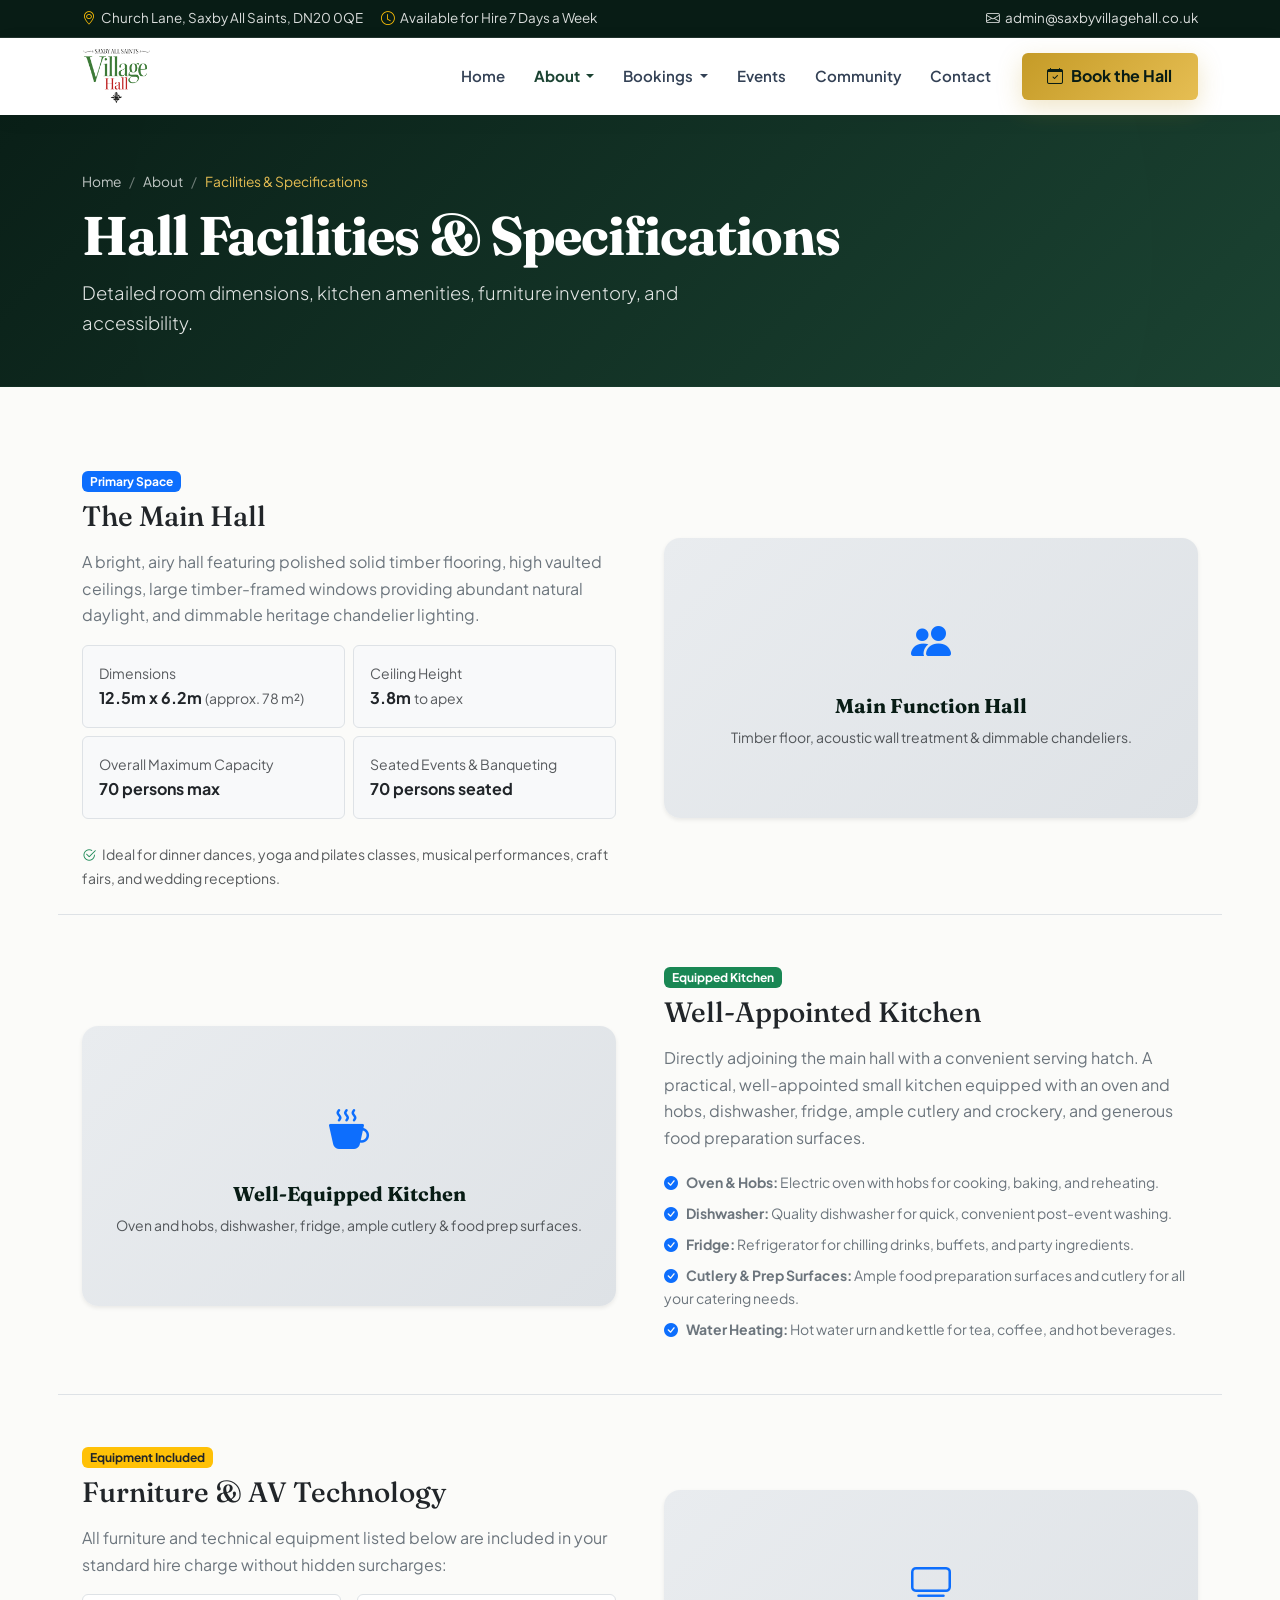
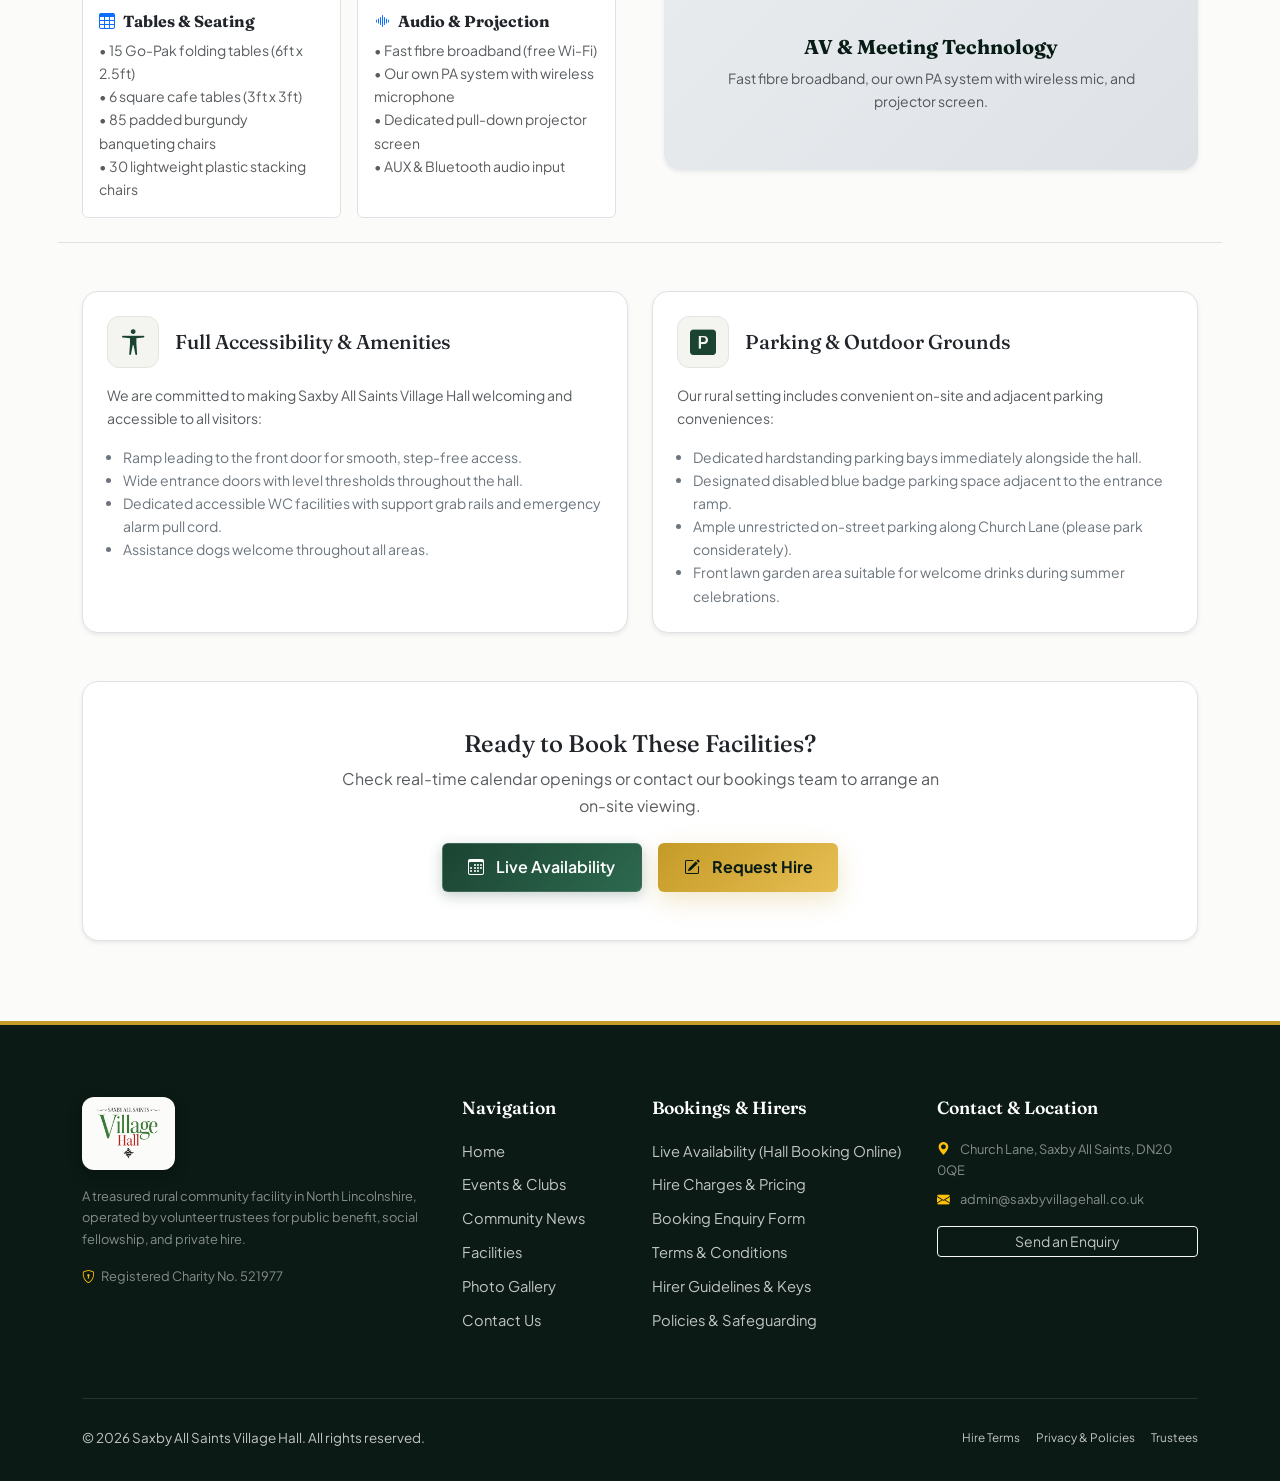
<file: facilities.html>
<!DOCTYPE html>
<html lang="en">
<head>
  <meta charset="UTF-8">
  <meta name="viewport" content="width=device-width, initial-scale=1.0">
  <title>Facilities &amp; Specifications | Saxby All Saints Village Hall</title>
  <meta name="description" content="Explore the room dimensions, kitchen amenities, audio-visual equipment, and accessibility features of Saxby All Saints Village Hall.">
  
  <link rel="icon" type="image/png" href="assets/images/village-hall.png">
  <link href="https://cdn.jsdelivr.net/npm/bootstrap@5.3.3/dist/css/bootstrap.min.css" rel="stylesheet" integrity="sha384-QWTKZyjpPEjISv5WaRU9OFeRpok6YctnYmDr5pNlyT2bRjXh0JMhjY6hW+ALEwIH" crossorigin="anonymous">
  <link rel="stylesheet" href="https://cdn.jsdelivr.net/npm/bootstrap-icons@1.11.3/font/bootstrap-icons.min.css">
  <link rel="stylesheet" href="assets/css/style.css?v=2">
</head>
<body>

  <!-- Top Utility Bar -->
  <div class="top-bar d-none d-md-block">
    <div class="container d-flex justify-content-between align-items-center">
      <div>
        <span class="me-3"><i class="bi bi-geo-alt me-1 text-warning"></i> Church Lane, Saxby All Saints, DN20 0QE</span>
        <span><i class="bi bi-clock me-1 text-warning"></i> Available for Hire 7 Days a Week</span>
      </div>
      <div>
        <a href="mailto:admin@saxbyvillagehall.co.uk"><i class="bi bi-envelope me-1"></i> admin@saxbyvillagehall.co.uk</a>
      </div>
    </div>
  </div>

  <!-- Sticky Bootstrap 5 Navigation Bar -->
  <nav class="navbar navbar-expand-lg navbar-custom sticky-top" id="mainNavbar">
    <div class="container">
      <a class="navbar-brand navbar-brand-wrapper" href="index.html">
        <img src="assets/images/village-hall.png" alt="Saxby All Saints Village Hall" width="69" height="60" class="navbar-brand-logo">
      </a>

      <button class="navbar-toggler" type="button" data-bs-toggle="collapse" data-bs-target="#navbarMain" aria-controls="navbarMain" aria-expanded="false" aria-label="Toggle navigation">
        <span class="navbar-toggler-icon"></span>
      </button>

      <div class="collapse navbar-collapse" id="navbarMain">
        <ul class="navbar-nav ms-auto mb-2 mb-lg-0 align-items-lg-center">
          <li class="nav-item">
            <a class="nav-link" href="index.html">Home</a>
          </li>

          <!-- About Dropdown -->
          <li class="nav-item dropdown">
            <a class="nav-link dropdown-toggle active" href="#" id="aboutDropdown" role="button" data-bs-toggle="dropdown" aria-expanded="false">
              About
            </a>
            <ul class="dropdown-menu shadow" aria-labelledby="aboutDropdown">
              <li><a class="dropdown-item" href="about.html"><i class="bi bi-info-circle"></i> Village Hall History &amp; Overview</a></li>
              <li><a class="dropdown-item active" href="facilities.html"><i class="bi bi-building-gear"></i> Facilities &amp; Specifications</a></li>
              <li><a class="dropdown-item" href="management.html"><i class="bi bi-people"></i> Committee &amp; Trustees</a></li>
              <li><a class="dropdown-item" href="gallery.html"><i class="bi bi-images"></i> Photo Gallery</a></li>
              <li><a class="dropdown-item" href="policies.html"><i class="bi bi-shield-check"></i> Policies &amp; Governance</a></li>
            </ul>
          </li>

          <!-- Bookings Dropdown -->
          <li class="nav-item dropdown">
            <a class="nav-link dropdown-toggle" href="#" id="bookingsDropdown" role="button" data-bs-toggle="dropdown" aria-expanded="false">
              Bookings
            </a>
            <ul class="dropdown-menu shadow" aria-labelledby="bookingsDropdown">
              <li><a class="dropdown-item" href="calendar.html"><i class="bi bi-calendar3"></i> Live Calendar &amp; Availability</a></li>
              <li><a class="dropdown-item" href="charges.html"><i class="bi bi-tag"></i> Hire Charges &amp; Rates</a></li>
              <li><a class="dropdown-item" href="enquiries.html"><i class="bi bi-pencil-square"></i> Booking Enquiry Form</a></li>
              <li><hr class="dropdown-divider"></li>
              <li><a class="dropdown-item" href="terms.html"><i class="bi bi-file-text"></i> Terms &amp; Conditions</a></li>
              <li><a class="dropdown-item" href="instructions.html"><i class="bi bi-card-checklist"></i> Hirer Instructions</a></li>
            </ul>
          </li>

          <li class="nav-item">
            <a class="nav-link" href="events.html">Events</a>
          </li>
          <li class="nav-item">
            <a class="nav-link" href="community.html">Community</a>
          </li>

          <li class="nav-item">
            <a class="nav-link" href="contact.html">Contact</a>
          </li>

          <li class="nav-item ms-lg-3 mt-2 mt-lg-0">
            <a class="btn btn-accent-custom" href="enquiries.html">
              <i class="bi bi-calendar-check"></i> Book the Hall
            </a>
          </li>
        </ul>
      </div>
    </div>
  </nav>

  <!-- Page Header -->
  <header class="hero-section hero-compact">
    <div class="container">
      <nav aria-label="breadcrumb">
        <ol class="breadcrumb page-breadcrumb mb-2">
          <li class="breadcrumb-item"><a href="index.html">Home</a></li>
          <li class="breadcrumb-item"><a href="#">About</a></li>
          <li class="breadcrumb-item active" aria-current="page">Facilities &amp; Specifications</li>
        </ol>
      </nav>
      <h1 class="hero-title mb-2">Hall Facilities &amp; Specifications</h1>
      <p class="hero-lead mb-0">Detailed room dimensions, kitchen amenities, furniture inventory, and accessibility.</p>
    </div>
  </header>

  <!-- Main Content -->
  <main class="section-padding">
    <div class="container">
      
      <!-- Facility 1: Main Hall -->
      <div class="row g-5 align-items-center mb-5 pb-4 border-bottom">
        <div class="col-lg-6">
          <span class="badge bg-primary text-white fw-bold mb-2">Primary Space</span>
          <h2 class="h3 text-primary-dark mb-3">The Main Hall</h2>
          <p class="text-secondary">
            A bright, airy hall featuring polished solid timber flooring, high vaulted ceilings, large timber-framed windows providing abundant natural daylight, and dimmable heritage chandelier lighting.
          </p>
          <div class="row g-2 mb-4">
            <div class="col-sm-6">
              <div class="p-3 bg-light rounded border">
                <small class="text-muted d-block">Dimensions</small>
                <strong>12.5m x 6.2m</strong> <span class="text-muted small">(approx. 78 m&sup2;)</span>
              </div>
            </div>
            <div class="col-sm-6">
              <div class="p-3 bg-light rounded border">
                <small class="text-muted d-block">Ceiling Height</small>
                <strong>3.8m</strong> <span class="text-muted small">to apex</span>
              </div>
            </div>
            <div class="col-sm-6">
              <div class="p-3 bg-light rounded border">
                <small class="text-muted d-block">Overall Maximum Capacity</small>
                <strong>70 persons max</strong>
              </div>
            </div>
            <div class="col-sm-6">
              <div class="p-3 bg-light rounded border">
                <small class="text-muted d-block">Seated Events &amp; Banqueting</small>
                <strong>70 persons seated</strong>
              </div>
            </div>
          </div>
          <p class="small text-muted mb-0">
            <i class="bi bi-check2-circle text-success me-1"></i> Ideal for dinner dances, yoga and pilates classes, musical performances, craft fairs, and wedding receptions.
          </p>
        </div>

        <div class="col-lg-6">
          <div class="media-placeholder rounded-4 shadow-sm" style="min-height: 280px;">
            <i class="bi bi-people-fill fs-1 text-primary"></i>
            <h5 class="fw-bold mt-2">Main Function Hall</h5>
            <p class="small text-muted mb-0">Timber floor, acoustic wall treatment &amp; dimmable chandeliers.</p>
          </div>
        </div>
      </div>

      <!-- Facility 2: Well-Equipped Kitchen -->
      <div class="row g-5 align-items-center mb-5 pb-4 border-bottom">
        <div class="col-lg-6 order-lg-2">
          <span class="badge bg-success text-white fw-bold mb-2">Equipped Kitchen</span>
          <h2 class="h3 text-primary-dark mb-3">Well-Appointed Kitchen</h2>
          <p class="text-secondary">
            Directly adjoining the main hall with a convenient serving hatch. A practical, well-appointed small kitchen equipped with an oven and hobs, dishwasher, fridge, ample cutlery and crockery, and generous food preparation surfaces.
          </p>
          <ul class="list-unstyled text-secondary small mb-4">
            <li class="py-1"><i class="bi bi-check-circle-fill text-primary me-2"></i><strong>Oven &amp; Hobs:</strong> Electric oven with hobs for cooking, baking, and reheating.</li>
            <li class="py-1"><i class="bi bi-check-circle-fill text-primary me-2"></i><strong>Dishwasher:</strong> Quality dishwasher for quick, convenient post-event washing.</li>
            <li class="py-1"><i class="bi bi-check-circle-fill text-primary me-2"></i><strong>Fridge:</strong> Refrigerator for chilling drinks, buffets, and party ingredients.</li>
            <li class="py-1"><i class="bi bi-check-circle-fill text-primary me-2"></i><strong>Cutlery &amp; Prep Surfaces:</strong> Ample food preparation surfaces and cutlery for all your catering needs.</li>
            <li class="py-1"><i class="bi bi-check-circle-fill text-primary me-2"></i><strong>Water Heating:</strong> Hot water urn and kettle for tea, coffee, and hot beverages.</li>
          </ul>
        </div>

        <div class="col-lg-6 order-lg-1">
          <div class="media-placeholder rounded-4 shadow-sm" style="min-height: 280px;">
            <i class="bi bi-cup-hot-fill fs-1 text-primary"></i>
            <h5 class="fw-bold mt-2">Well-Equipped Kitchen</h5>
            <p class="small text-muted mb-0">Oven and hobs, dishwasher, fridge, ample cutlery &amp; food prep surfaces.</p>
          </div>
        </div>
      </div>

      <!-- Facility 3: Furniture & AV Tech Specs -->
      <div class="row g-5 align-items-center mb-5 pb-4 border-bottom">
        <div class="col-lg-6">
          <span class="badge bg-warning text-dark fw-bold mb-2">Equipment Included</span>
          <h2 class="h3 text-primary-dark mb-3">Furniture &amp; AV Technology</h2>
          <p class="text-secondary">
            All furniture and technical equipment listed below are included in your standard hire charge without hidden surcharges:
          </p>
          <div class="row g-3">
            <div class="col-sm-6">
              <div class="p-3 bg-white rounded border h-100">
                <h6 class="fw-bold text-dark"><i class="bi bi-table me-2 text-primary"></i>Tables &amp; Seating</h6>
                <ul class="list-unstyled small text-muted mb-0">
                  <li>&bull; 15 Go-Pak folding tables (6ft x 2.5ft)</li>
                  <li>&bull; 6 square cafe tables (3ft x 3ft)</li>
                  <li>&bull; 85 padded burgundy banqueting chairs</li>
                  <li>&bull; 30 lightweight plastic stacking chairs</li>
                </ul>
              </div>
            </div>

            <div class="col-sm-6">
              <div class="p-3 bg-white rounded border h-100">
                <h6 class="fw-bold text-dark"><i class="bi bi-soundwave me-2 text-primary"></i>Audio &amp; Projection</h6>
                <ul class="list-unstyled small text-muted mb-0">
                  <li>&bull; Fast fibre broadband (free Wi-Fi)</li>
                  <li>&bull; Our own PA system with wireless microphone</li>
                  <li>&bull; Dedicated pull-down projector screen</li>
                  <li>&bull; AUX &amp; Bluetooth audio input</li>
                </ul>
              </div>
            </div>
          </div>
        </div>

        <div class="col-lg-6">
          <div class="media-placeholder rounded-4 shadow-sm" style="min-height: 280px;">
            <i class="bi bi-tv fs-1 text-primary"></i>
            <h5 class="fw-bold mt-2">AV &amp; Meeting Technology</h5>
            <p class="small text-muted mb-0">Fast fibre broadband, our own PA system with wireless mic, and projector screen.</p>
          </div>
        </div>
      </div>

      <!-- Facility 4: Accessibility & Parking -->
      <div class="row g-4">
        <div class="col-md-6">
          <div class="p-4 bg-white rounded-4 border shadow-sm h-100">
            <div class="d-flex align-items-center gap-3 mb-3">
              <div class="card-icon-header mb-0"><i class="bi bi-universal-access"></i></div>
              <h4 class="h5 mb-0">Full Accessibility &amp; Amenities</h4>
            </div>
            <p class="text-muted small">
              We are committed to making Saxby All Saints Village Hall welcoming and accessible to all visitors:
            </p>
            <ul class="text-secondary small ps-3 mb-0">
              <li>Ramp leading to the front door for smooth, step-free access.</li>
              <li>Wide entrance doors with level thresholds throughout the hall.</li>
              <li>Dedicated accessible WC facilities with support grab rails and emergency alarm pull cord.</li>
              <li>Assistance dogs welcome throughout all areas.</li>
            </ul>
          </div>
        </div>

        <div class="col-md-6">
          <div class="p-4 bg-white rounded-4 border shadow-sm h-100">
            <div class="d-flex align-items-center gap-3 mb-3">
              <div class="card-icon-header mb-0"><i class="bi bi-p-square-fill"></i></div>
              <h4 class="h5 mb-0">Parking &amp; Outdoor Grounds</h4>
            </div>
            <p class="text-muted small">
              Our rural setting includes convenient on-site and adjacent parking conveniences:
            </p>
            <ul class="text-secondary small ps-3 mb-0">
              <li>Dedicated hardstanding parking bays immediately alongside the hall.</li>
              <li>Designated disabled blue badge parking space adjacent to the entrance ramp.</li>
              <li>Ample unrestricted on-street parking along Church Lane (please park considerately).</li>
              <li>Front lawn garden area suitable for welcome drinks during summer celebrations.</li>
            </ul>
          </div>
        </div>
      </div>

      <!-- Booking CTA Banner -->
      <div class="mt-5 text-center p-5 bg-white rounded-4 border shadow-sm">
        <h3 class="h4 mb-2">Ready to Book These Facilities?</h3>
        <p class="text-muted mx-auto mb-4" style="max-width: 600px;">
          Check real-time calendar openings or contact our bookings team to arrange an on-site viewing.
        </p>
        <div class="d-flex justify-content-center gap-3">
          <a href="calendar.html" class="btn btn-primary-custom"><i class="bi bi-calendar3 me-1"></i> Live Availability</a>
          <a href="enquiries.html" class="btn btn-accent-custom"><i class="bi bi-pencil-square me-1"></i> Request Hire</a>
        </div>
      </div>

    </div>
  </main>

  <!-- Footer -->
  <footer class="footer-custom">
    <div class="container">
      <div class="row g-4">
        <div class="col-lg-4">
          <a href="index.html" class="footer-brand-logo-wrap mb-3" aria-label="Saxby All Saints Village Hall Home">
            <img src="assets/images/village-hall.png" alt="Saxby All Saints Village Hall" width="65" height="56" class="footer-brand-logo" loading="lazy">
          </a>
          <p class="small text-white-50 mb-3">
            A treasured rural community facility in North Lincolnshire, operated by volunteer trustees for public benefit, social fellowship, and private hire.
          </p>
          <div class="small text-white-50">
            <i class="bi bi-shield-lock me-1 text-warning"></i> Registered Charity No. 521977
          </div>
        </div>

        <div class="col-sm-6 col-lg-2">
          <h5>Navigation</h5>
          <ul class="footer-links">
            <li><a href="index.html">Home</a></li>
            <li><a href="events.html">Events &amp; Clubs</a></li>
            <li><a href="community.html">Community News</a></li>
            <li><a href="facilities.html">Facilities</a></li>
            <li><a href="gallery.html">Photo Gallery</a></li>
            <li><a href="contact.html">Contact Us</a></li>
          </ul>
        </div>

        <div class="col-sm-6 col-lg-3">
          <h5>Bookings &amp; Hirers</h5>
          <ul class="footer-links">
            <li><a href="calendar.html">Live Availability (Hall Booking Online)</a></li>
            <li><a href="charges.html">Hire Charges &amp; Pricing</a></li>
            <li><a href="enquiries.html">Booking Enquiry Form</a></li>
            <li><a href="terms.html">Terms &amp; Conditions</a></li>
            <li><a href="instructions.html">Hirer Guidelines &amp; Keys</a></li>
            <li><a href="policies.html">Policies &amp; Safeguarding</a></li>
          </ul>
        </div>

        <div class="col-lg-3">
          <h5>Contact &amp; Location</h5>
          <p class="small text-white-50 mb-2">
            <i class="bi bi-geo-alt-fill text-warning me-2"></i> Church Lane, Saxby All Saints, DN20 0QE
          </p>
          <p class="small text-white-50 mb-3">
            <i class="bi bi-envelope-fill text-warning me-2"></i> admin@saxbyvillagehall.co.uk
          </p>
          <a href="enquiries.html" class="btn btn-sm btn-outline-light w-100">Send an Enquiry</a>
        </div>
      </div>

      <div class="footer-bottom d-flex flex-column flex-md-row justify-content-between align-items-center gap-3">
        <div>
          &copy; <span id="current-year"></span> Saxby All Saints Village Hall. All rights reserved.
        </div>
        <div class="d-flex gap-3 small">
          <a href="terms.html">Hire Terms</a>
          <a href="policies.html">Privacy &amp; Policies</a>
          <a href="management.html">Trustees</a>
        </div>
      </div>
    </div>
  </footer>

  <script src="https://cdn.jsdelivr.net/npm/bootstrap@5.3.3/dist/js/bootstrap.bundle.min.js" integrity="sha384-YvpcrYf0tY3lHB60NNkmXc5s9fDVZLESaAA55NDzOxhy9GkcIdslK1eN7N6jIeHz" crossorigin="anonymous"></script>
  <script src="assets/js/main.js?v=2"></script>
</body>
</html>
</file>
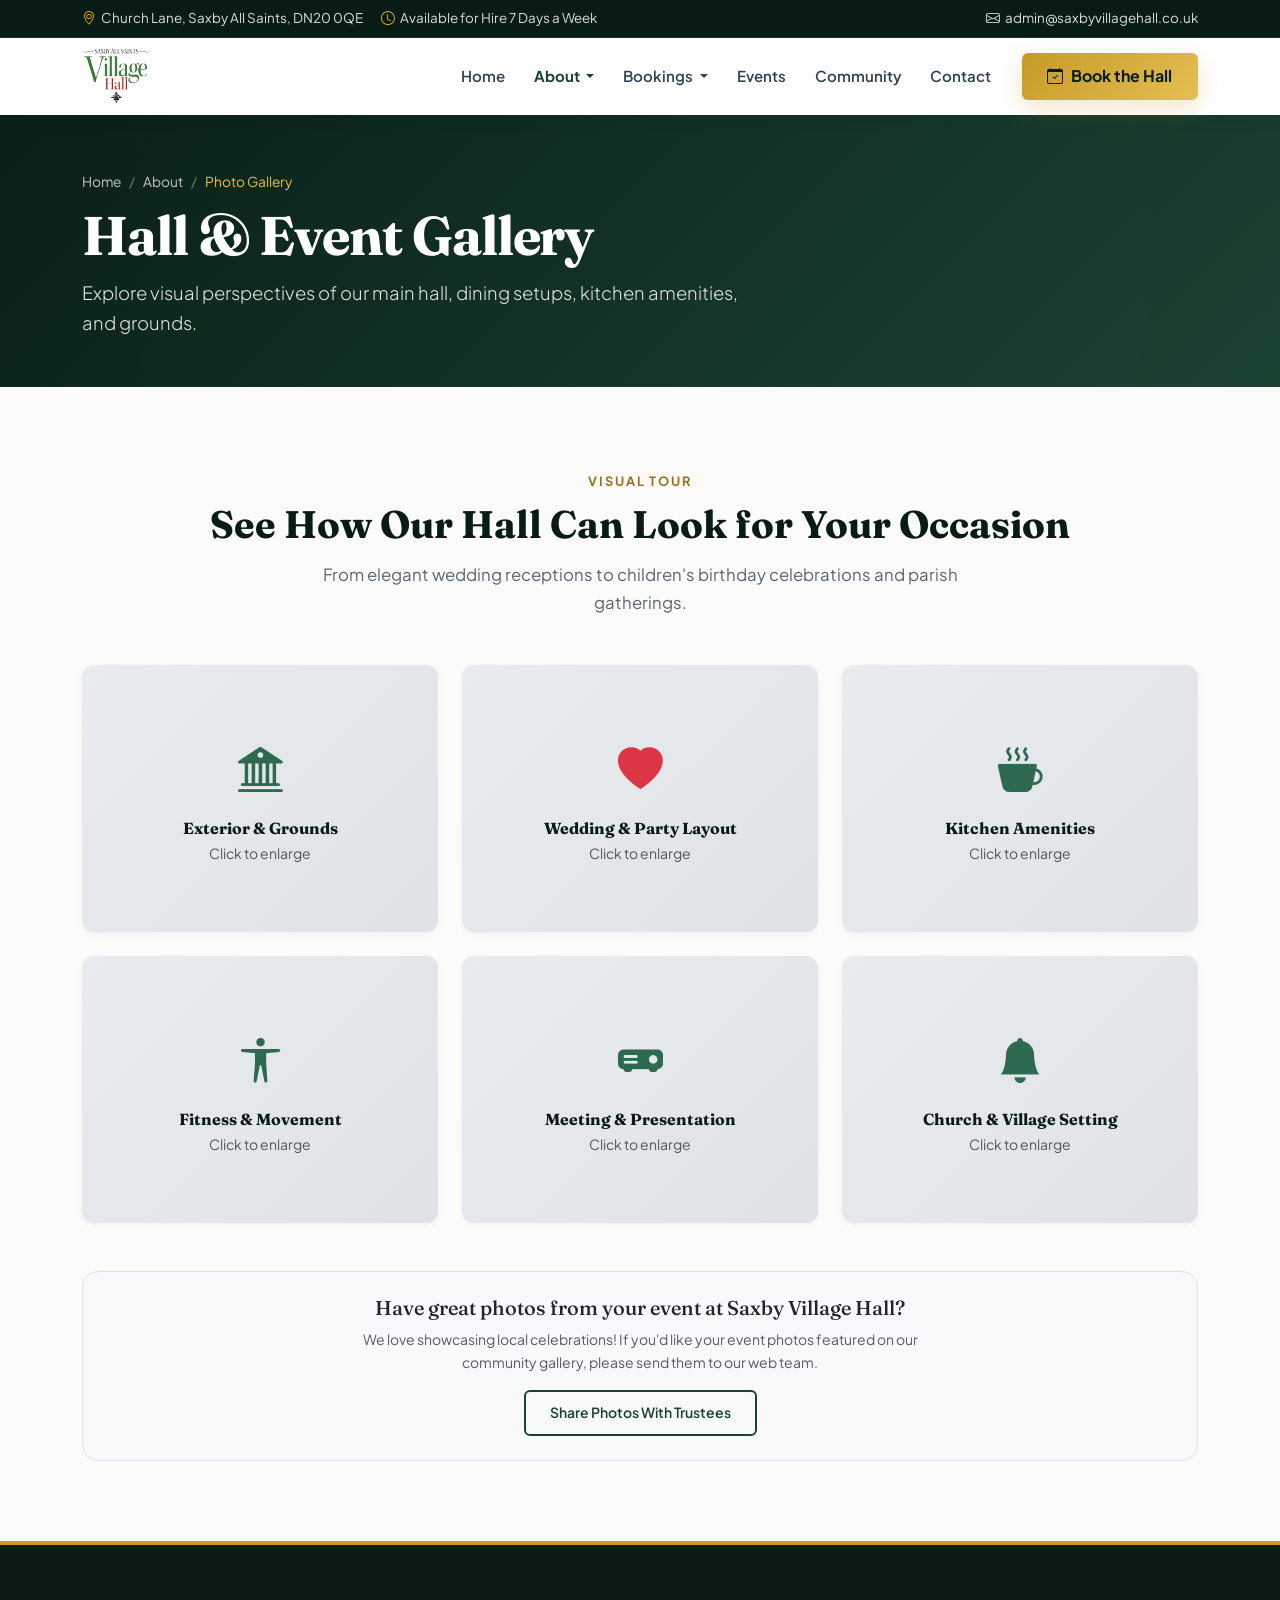
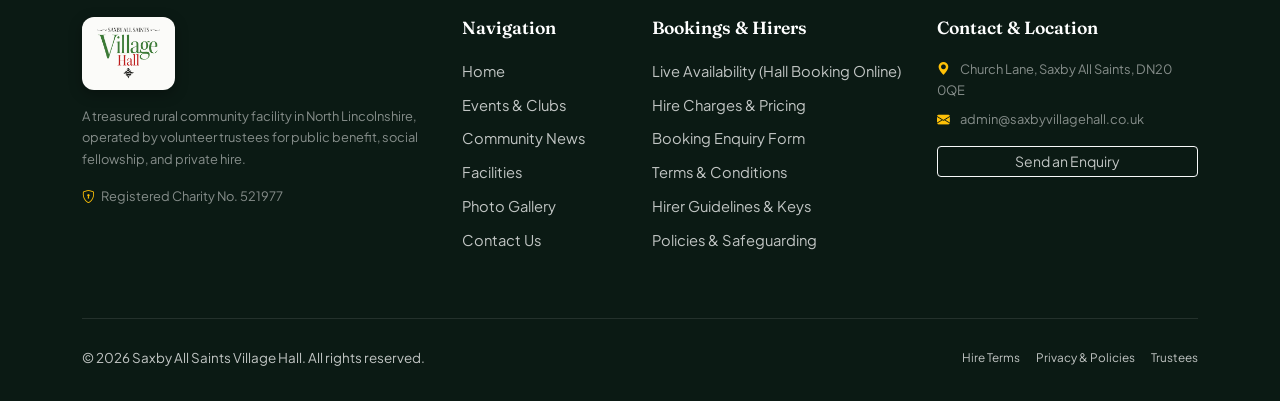
<file: gallery.html>
<!DOCTYPE html>
<html lang="en">
<head>
  <meta charset="UTF-8">
  <meta name="viewport" content="width=device-width, initial-scale=1.0">
  <title>Photo Gallery &amp; Event Showcase | Saxby All Saints Village Hall</title>
  <meta name="description" content="Browse photos of Saxby All Saints Village Hall, including main hall interior setups, well-equipped small kitchen, rural grounds, weddings, and community events.">
  
  <link rel="icon" type="image/png" href="assets/images/village-hall.png">
  <link href="https://cdn.jsdelivr.net/npm/bootstrap@5.3.3/dist/css/bootstrap.min.css" rel="stylesheet" integrity="sha384-QWTKZyjpPEjISv5WaRU9OFeRpok6YctnYmDr5pNlyT2bRjXh0JMhjY6hW+ALEwIH" crossorigin="anonymous">
  <link rel="stylesheet" href="https://cdn.jsdelivr.net/npm/bootstrap-icons@1.11.3/font/bootstrap-icons.min.css">
  <link rel="stylesheet" href="assets/css/style.css?v=2">
</head>
<body>

  <!-- Top Utility Bar -->
  <div class="top-bar d-none d-md-block">
    <div class="container d-flex justify-content-between align-items-center">
      <div>
        <span class="me-3"><i class="bi bi-geo-alt me-1 text-warning"></i> Church Lane, Saxby All Saints, DN20 0QE</span>
        <span><i class="bi bi-clock me-1 text-warning"></i> Available for Hire 7 Days a Week</span>
      </div>
      <div>
        <a href="mailto:admin@saxbyvillagehall.co.uk"><i class="bi bi-envelope me-1"></i> admin@saxbyvillagehall.co.uk</a>
      </div>
    </div>
  </div>

  <!-- Sticky Bootstrap 5 Navigation Bar -->
  <nav class="navbar navbar-expand-lg navbar-custom sticky-top" id="mainNavbar">
    <div class="container">
      <a class="navbar-brand navbar-brand-wrapper" href="index.html">
        <img src="assets/images/village-hall.png" alt="Saxby All Saints Village Hall" width="69" height="60" class="navbar-brand-logo">
      </a>

      <button class="navbar-toggler" type="button" data-bs-toggle="collapse" data-bs-target="#navbarMain" aria-controls="navbarMain" aria-expanded="false" aria-label="Toggle navigation">
        <span class="navbar-toggler-icon"></span>
      </button>

      <div class="collapse navbar-collapse" id="navbarMain">
        <ul class="navbar-nav ms-auto mb-2 mb-lg-0 align-items-lg-center">
          <li class="nav-item">
            <a class="nav-link" href="index.html">Home</a>
          </li>

          <!-- About Dropdown -->
          <li class="nav-item dropdown">
            <a class="nav-link dropdown-toggle active" href="#" id="aboutDropdown" role="button" data-bs-toggle="dropdown" aria-expanded="false">
              About
            </a>
            <ul class="dropdown-menu shadow" aria-labelledby="aboutDropdown">
              <li><a class="dropdown-item" href="about.html"><i class="bi bi-info-circle"></i> Village Hall History &amp; Overview</a></li>
              <li><a class="dropdown-item" href="facilities.html"><i class="bi bi-building-gear"></i> Facilities &amp; Specifications</a></li>
              <li><a class="dropdown-item" href="management.html"><i class="bi bi-people"></i> Committee &amp; Trustees</a></li>
              <li><a class="dropdown-item active" href="gallery.html"><i class="bi bi-images"></i> Photo Gallery</a></li>
              <li><a class="dropdown-item" href="policies.html"><i class="bi bi-shield-check"></i> Policies &amp; Governance</a></li>
            </ul>
          </li>

          <!-- Bookings Dropdown -->
          <li class="nav-item dropdown">
            <a class="nav-link dropdown-toggle" href="#" id="bookingsDropdown" role="button" data-bs-toggle="dropdown" aria-expanded="false">
              Bookings
            </a>
            <ul class="dropdown-menu shadow" aria-labelledby="bookingsDropdown">
              <li><a class="dropdown-item" href="calendar.html"><i class="bi bi-calendar3"></i> Live Calendar &amp; Availability</a></li>
              <li><a class="dropdown-item" href="charges.html"><i class="bi bi-tag"></i> Hire Charges &amp; Rates</a></li>
              <li><a class="dropdown-item" href="enquiries.html"><i class="bi bi-pencil-square"></i> Booking Enquiry Form</a></li>
              <li><hr class="dropdown-divider"></li>
              <li><a class="dropdown-item" href="terms.html"><i class="bi bi-file-text"></i> Terms &amp; Conditions</a></li>
              <li><a class="dropdown-item" href="instructions.html"><i class="bi bi-card-checklist"></i> Hirer Instructions</a></li>
            </ul>
          </li>

          <li class="nav-item">
            <a class="nav-link" href="events.html">Events</a>
          </li>
          <li class="nav-item">
            <a class="nav-link" href="community.html">Community</a>
          </li>

          <li class="nav-item">
            <a class="nav-link" href="contact.html">Contact</a>
          </li>

          <li class="nav-item ms-lg-3 mt-2 mt-lg-0">
            <a class="btn btn-accent-custom" href="enquiries.html">
              <i class="bi bi-calendar-check"></i> Book the Hall
            </a>
          </li>
        </ul>
      </div>
    </div>
  </nav>

  <!-- Page Header -->
  <header class="hero-section hero-compact">
    <div class="container">
      <nav aria-label="breadcrumb">
        <ol class="breadcrumb page-breadcrumb mb-2">
          <li class="breadcrumb-item"><a href="index.html">Home</a></li>
          <li class="breadcrumb-item"><a href="#">About</a></li>
          <li class="breadcrumb-item active" aria-current="page">Photo Gallery</li>
        </ol>
      </nav>
      <h1 class="hero-title mb-2">Hall &amp; Event Gallery</h1>
      <p class="hero-lead mb-0">Explore visual perspectives of our main hall, dining setups, kitchen amenities, and grounds.</p>
    </div>
  </header>

  <!-- Main Content -->
  <main class="section-padding">
    <div class="container">
      
      <div class="text-center mb-5">
        <span class="section-subtitle">Visual Tour</span>
        <h2 class="section-title">See How Our Hall Can Look for Your Occasion</h2>
        <p class="section-lead mx-auto">From elegant wedding receptions to children's birthday celebrations and parish gatherings.</p>
      </div>

      <!-- Responsive Image Grid -->
      <div class="row g-4 mb-5">
        
        <!-- Gallery Card 1 -->
        <div class="col-md-6 col-lg-4">
          <div class="gallery-item" data-bs-toggle="modal" data-bs-target="#galleryModal" data-img-title="Historic Village Hall Exterior" data-img-desc="Charming brick exterior framed by traditional Lincolnshire gardens and Church Lane approach.">
            <div class="media-placeholder">
              <i class="bi bi-bank2"></i>
              <h6 class="fw-bold mb-1">Exterior &amp; Grounds</h6>
              <small class="text-muted">Click to enlarge</small>
            </div>
            <div class="gallery-overlay">
              <h5>Exterior &amp; Approach</h5>
              <p>Historic red-brick facade and landscaped front garden path.</p>
            </div>
          </div>
        </div>

        <!-- Gallery Card 2 -->
        <div class="col-md-6 col-lg-4">
          <div class="gallery-item" data-bs-toggle="modal" data-bs-target="#galleryModal" data-img-title="Main Hall Set for Celebration" data-img-desc="Banqueting tables with white linen, ambient chandelier lighting, and seated dinner arrangement.">
            <div class="media-placeholder">
              <i class="bi bi-heart-fill text-danger"></i>
              <h6 class="fw-bold mb-1">Wedding &amp; Party Layout</h6>
              <small class="text-muted">Click to enlarge</small>
            </div>
            <div class="gallery-overlay">
              <h5>Banqueting Setup</h5>
              <p>Arranged for up to 70 seated guests with dance floor space.</p>
            </div>
          </div>
        </div>

        <!-- Gallery Card 3 -->
        <div class="col-md-6 col-lg-4">
          <div class="gallery-item" data-bs-toggle="modal" data-bs-target="#galleryModal" data-img-title="Well-Equipped Small Kitchen" data-img-desc="Equipped with oven and hobs, dishwasher, fridge, ample cutlery, and food prep surfaces.">
            <div class="media-placeholder">
              <i class="bi bi-cup-hot-fill"></i>
              <h6 class="fw-bold mb-1">Kitchen Amenities</h6>
              <small class="text-muted">Click to enlarge</small>
            </div>
            <div class="gallery-overlay">
              <h5>Well-Equipped Kitchen</h5>
              <p>Oven and hobs, dishwasher, fridge, ample cutlery &amp; prep surfaces.</p>
            </div>
          </div>
        </div>

        <!-- Gallery Card 4 -->
        <div class="col-md-6 col-lg-4">
          <div class="gallery-item" data-bs-toggle="modal" data-bs-target="#galleryModal" data-img-title="Fitness &amp; Pilates Sessions" data-img-desc="Bright daylight through tall timber windows on solid polished timber sprung flooring.">
            <div class="media-placeholder">
              <i class="bi bi-universal-access"></i>
              <h6 class="fw-bold mb-1">Fitness &amp; Movement</h6>
              <small class="text-muted">Click to enlarge</small>
            </div>
            <div class="gallery-overlay">
              <h5>Sprung Timber Floor</h5>
              <p>Clear, warm space ideal for weekly yoga and dance classes.</p>
            </div>
          </div>
        </div>

        <!-- Gallery Card 5 -->
        <div class="col-md-6 col-lg-4">
          <div class="gallery-item" data-bs-toggle="modal" data-bs-target="#galleryModal" data-img-title="Audio Visual &amp; Conference Meeting Setup" data-img-desc="Theatre style chairs arranged for AGMs, presentations, and community lectures.">
            <div class="media-placeholder">
              <i class="bi bi-projector-fill"></i>
              <h6 class="fw-bold mb-1">Meeting &amp; Presentation</h6>
              <small class="text-muted">Click to enlarge</small>
            </div>
            <div class="gallery-overlay">
              <h5>Lectures &amp; Presentations</h5>
              <p>100-inch projection screen and sound PA amplification.</p>
            </div>
          </div>
        </div>

        <!-- Gallery Card 6 -->
        <div class="col-md-6 col-lg-4">
          <div class="gallery-item" data-bs-toggle="modal" data-bs-target="#galleryModal" data-img-title="Neighbouring All Saints Church" data-img-desc="Picturesque Grade II* listed parish church situated immediately beside the hall grounds.">
            <div class="media-placeholder">
              <i class="bi bi-bell-fill"></i>
              <h6 class="fw-bold mb-1">Church &amp; Village Setting</h6>
              <small class="text-muted">Click to enlarge</small>
            </div>
            <div class="gallery-overlay">
              <h5>All Saints Church</h5>
              <p>Stunning medieval setting for church christenings and receptions.</p>
            </div>
          </div>
        </div>

      </div>

      <!-- Hirer Photo Invitation Box -->
      <div class="p-4 bg-light rounded-4 border text-center">
        <h4 class="h5 mb-2">Have great photos from your event at Saxby Village Hall?</h4>
        <p class="text-muted small mb-3 mx-auto" style="max-width: 600px;">
          We love showcasing local celebrations! If you'd like your event photos featured on our community gallery, please send them to our web team.
        </p>
        <a href="contact.html" class="btn btn-outline-custom btn-sm">Share Photos With Trustees</a>
      </div>

    </div>
  </main>

  <!-- Lightbox Modal -->
  <div class="modal fade" id="galleryModal" tabindex="-1" aria-labelledby="galleryModalLabel" aria-hidden="true">
    <div class="modal-dialog modal-dialog-centered modal-lg">
      <div class="modal-content border-0">
        <div class="modal-header bg-dark text-white border-0 py-3">
          <h5 class="modal-title h6" id="galleryModalLabel">Photo Showcase</h5>
          <button type="button" class="btn-close btn-close-white" data-bs-dismiss="modal" aria-label="Close"></button>
        </div>
        <div class="modal-body p-4 text-center bg-light">
          <div class="media-placeholder rounded-3 mb-3" style="min-height: 350px;">
            <i class="bi bi-images fs-1 text-primary"></i>
            <h5 class="fw-bold mt-2 modal-display-title">Saxby All Saints Village Hall</h5>
            <p class="text-muted small modal-display-desc">High-resolution image preview placeholder.</p>
          </div>
        </div>
        <div class="modal-footer bg-white border-0 py-2 d-flex justify-content-between">
          <span class="text-muted small">Saxby All Saints Village Hall Photo Archive</span>
          <button type="button" class="btn btn-sm btn-outline-secondary" data-bs-dismiss="modal">Close</button>
        </div>
      </div>
    </div>
  </div>

  <!-- Footer -->
  <footer class="footer-custom">
    <div class="container">
      <div class="row g-4">
        <div class="col-lg-4">
          <a href="index.html" class="footer-brand-logo-wrap mb-3" aria-label="Saxby All Saints Village Hall Home">
            <img src="assets/images/village-hall.png" alt="Saxby All Saints Village Hall" width="65" height="56" class="footer-brand-logo" loading="lazy">
          </a>
          <p class="small text-white-50 mb-3">
            A treasured rural community facility in North Lincolnshire, operated by volunteer trustees for public benefit, social fellowship, and private hire.
          </p>
          <div class="small text-white-50">
            <i class="bi bi-shield-lock me-1 text-warning"></i> Registered Charity No. 521977
          </div>
        </div>

        <div class="col-sm-6 col-lg-2">
          <h5>Navigation</h5>
          <ul class="footer-links">
            <li><a href="index.html">Home</a></li>
            <li><a href="events.html">Events &amp; Clubs</a></li>
            <li><a href="community.html">Community News</a></li>
            <li><a href="facilities.html">Facilities</a></li>
            <li><a href="gallery.html">Photo Gallery</a></li>
            <li><a href="contact.html">Contact Us</a></li>
          </ul>
        </div>

        <div class="col-sm-6 col-lg-3">
          <h5>Bookings &amp; Hirers</h5>
          <ul class="footer-links">
            <li><a href="calendar.html">Live Availability (Hall Booking Online)</a></li>
            <li><a href="charges.html">Hire Charges &amp; Pricing</a></li>
            <li><a href="enquiries.html">Booking Enquiry Form</a></li>
            <li><a href="terms.html">Terms &amp; Conditions</a></li>
            <li><a href="instructions.html">Hirer Guidelines &amp; Keys</a></li>
            <li><a href="policies.html">Policies &amp; Safeguarding</a></li>
          </ul>
        </div>

        <div class="col-lg-3">
          <h5>Contact &amp; Location</h5>
          <p class="small text-white-50 mb-2">
            <i class="bi bi-geo-alt-fill text-warning me-2"></i> Church Lane, Saxby All Saints, DN20 0QE
          </p>
          <p class="small text-white-50 mb-3">
            <i class="bi bi-envelope-fill text-warning me-2"></i> admin@saxbyvillagehall.co.uk
          </p>
          <a href="enquiries.html" class="btn btn-sm btn-outline-light w-100">Send an Enquiry</a>
        </div>
      </div>

      <div class="footer-bottom d-flex flex-column flex-md-row justify-content-between align-items-center gap-3">
        <div>
          &copy; <span id="current-year"></span> Saxby All Saints Village Hall. All rights reserved.
        </div>
        <div class="d-flex gap-3 small">
          <a href="terms.html">Hire Terms</a>
          <a href="policies.html">Privacy &amp; Policies</a>
          <a href="management.html">Trustees</a>
        </div>
      </div>
    </div>
  </footer>

  <script src="https://cdn.jsdelivr.net/npm/bootstrap@5.3.3/dist/js/bootstrap.bundle.min.js" integrity="sha384-YvpcrYf0tY3lHB60NNkmXc5s9fDVZLESaAA55NDzOxhy9GkcIdslK1eN7N6jIeHz" crossorigin="anonymous"></script>
  <script src="assets/js/main.js?v=2"></script>
  <script>
    // Gallery modal dynamic title & description injector
    const galleryModal = document.getElementById('galleryModal');
    if (galleryModal) {
      galleryModal.addEventListener('show.bs.modal', function (event) {
        const trigger = event.relatedTarget;
        const title = trigger.getAttribute('data-img-title') || 'Saxby Village Hall';
        const desc = trigger.getAttribute('data-img-desc') || '';
        galleryModal.querySelector('.modal-title').textContent = title;
        galleryModal.querySelector('.modal-display-title').textContent = title;
        galleryModal.querySelector('.modal-display-desc').textContent = desc;
      });
    }
  </script>
</body>
</html>
</file>
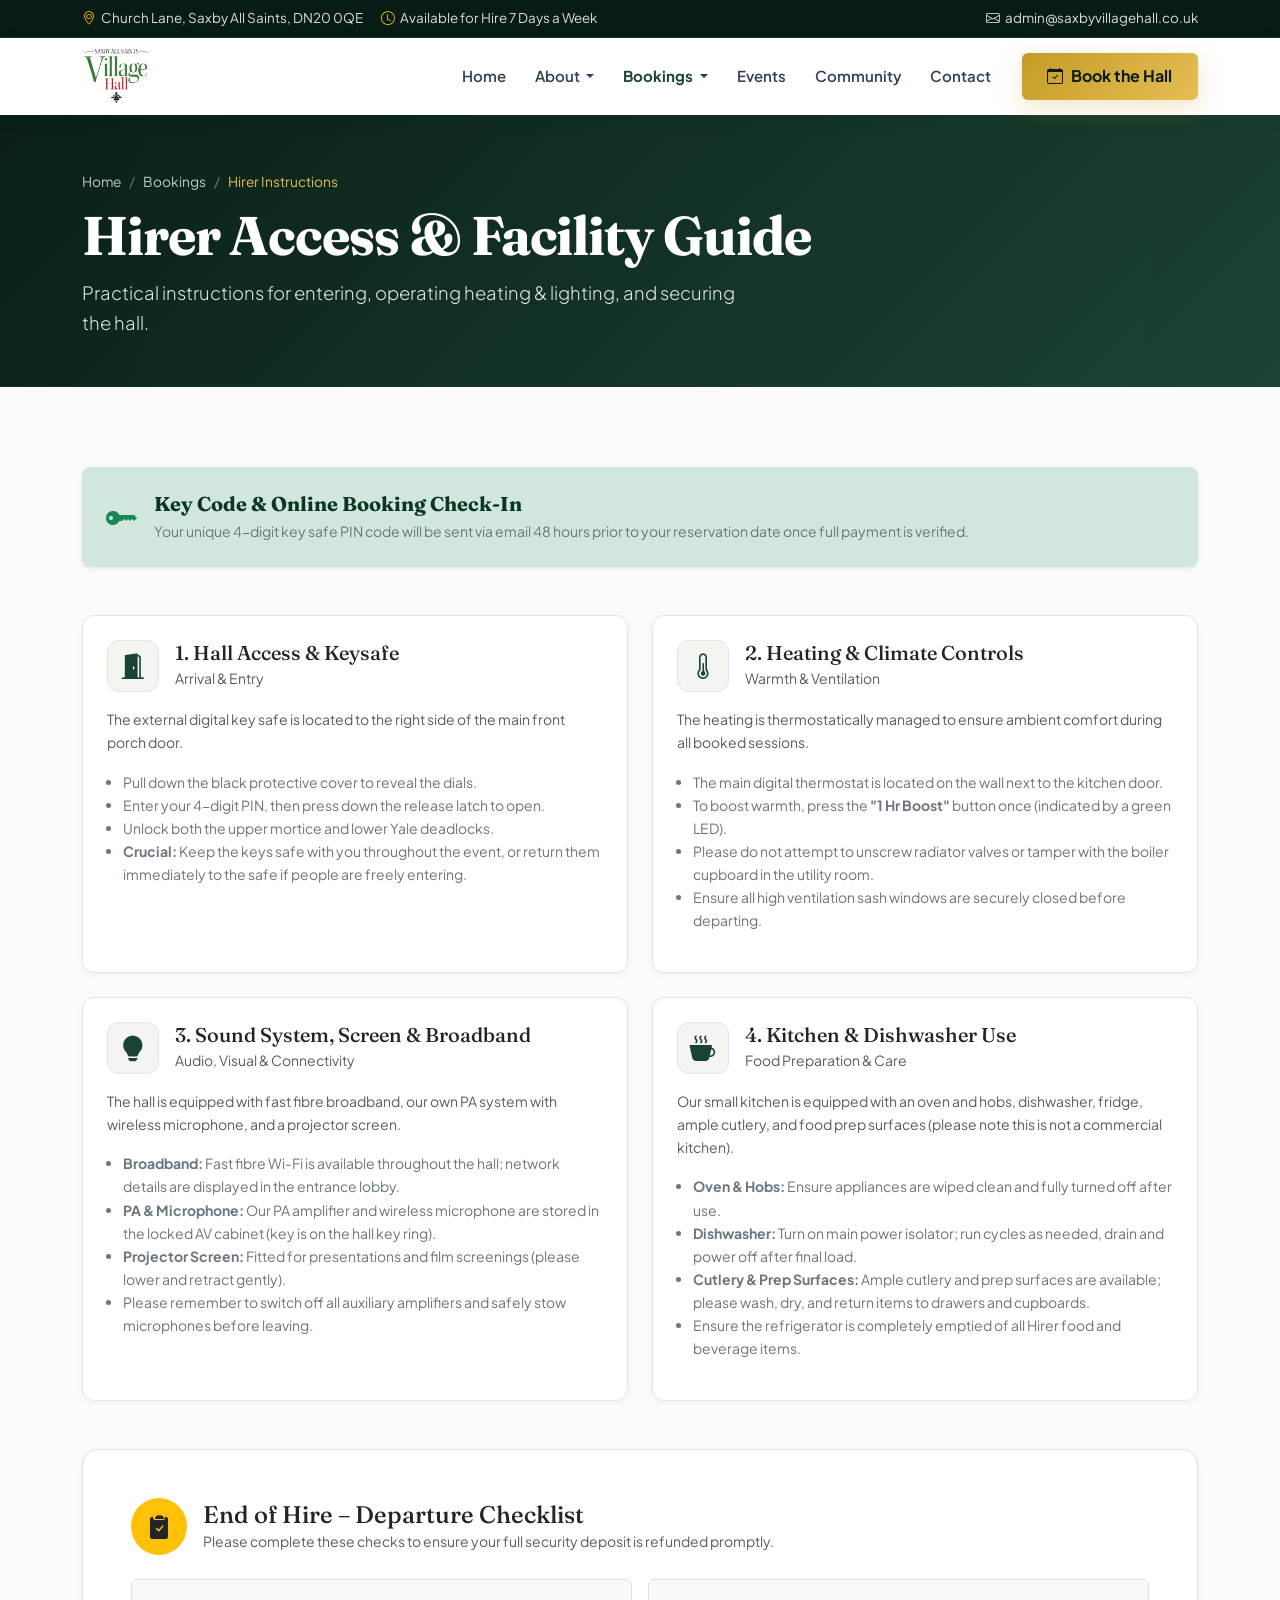
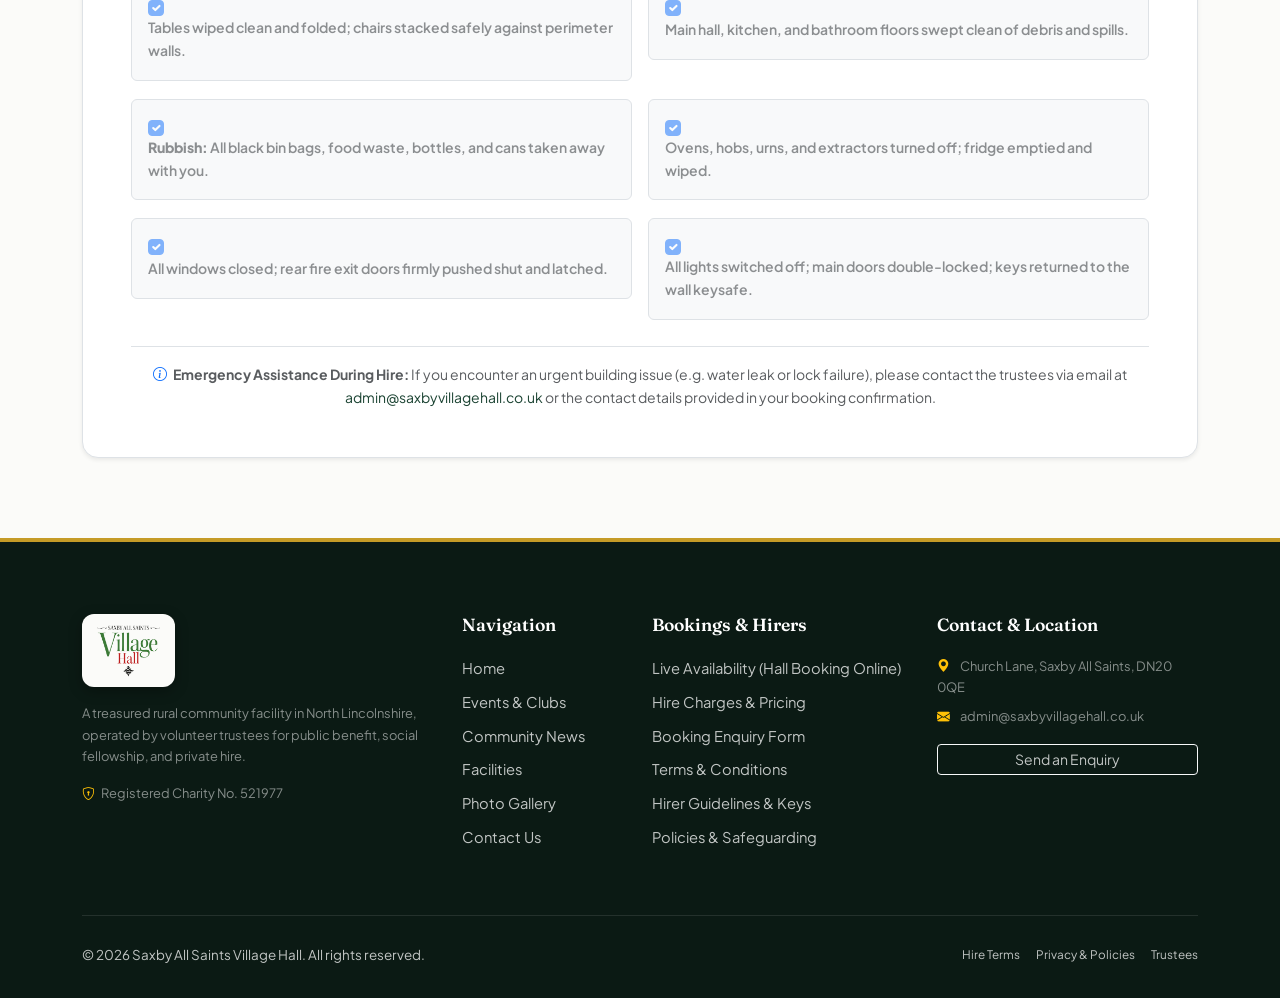
<file: instructions.html>
<!DOCTYPE html>
<html lang="en">
<head>
  <meta charset="UTF-8">
  <meta name="viewport" content="width=device-width, initial-scale=1.0">
  <title>Hirer Instructions &amp; Guidelines | Saxby All Saints Village Hall</title>
  <meta name="description" content="Step-by-step instructions for hall hirers covering keysafe access, heating controls, lighting, kitchen appliances, and closing checklist.">
  
  <link rel="icon" type="image/png" href="assets/images/village-hall.png">
  <link href="https://cdn.jsdelivr.net/npm/bootstrap@5.3.3/dist/css/bootstrap.min.css" rel="stylesheet" integrity="sha384-QWTKZyjpPEjISv5WaRU9OFeRpok6YctnYmDr5pNlyT2bRjXh0JMhjY6hW+ALEwIH" crossorigin="anonymous">
  <link rel="stylesheet" href="https://cdn.jsdelivr.net/npm/bootstrap-icons@1.11.3/font/bootstrap-icons.min.css">
  <link rel="stylesheet" href="assets/css/style.css?v=2">
</head>
<body>

  <!-- Top Utility Bar -->
  <div class="top-bar d-none d-md-block">
    <div class="container d-flex justify-content-between align-items-center">
      <div>
        <span class="me-3"><i class="bi bi-geo-alt me-1 text-warning"></i> Church Lane, Saxby All Saints, DN20 0QE</span>
        <span><i class="bi bi-clock me-1 text-warning"></i> Available for Hire 7 Days a Week</span>
      </div>
      <div>
        <a href="mailto:admin@saxbyvillagehall.co.uk"><i class="bi bi-envelope me-1"></i> admin@saxbyvillagehall.co.uk</a>
      </div>
    </div>
  </div>

  <!-- Sticky Bootstrap 5 Navigation Bar -->
  <nav class="navbar navbar-expand-lg navbar-custom sticky-top" id="mainNavbar">
    <div class="container">
      <a class="navbar-brand navbar-brand-wrapper" href="index.html">
        <img src="assets/images/village-hall.png" alt="Saxby All Saints Village Hall" width="69" height="60" class="navbar-brand-logo">
      </a>

      <button class="navbar-toggler" type="button" data-bs-toggle="collapse" data-bs-target="#navbarMain" aria-controls="navbarMain" aria-expanded="false" aria-label="Toggle navigation">
        <span class="navbar-toggler-icon"></span>
      </button>

      <div class="collapse navbar-collapse" id="navbarMain">
        <ul class="navbar-nav ms-auto mb-2 mb-lg-0 align-items-lg-center">
          <li class="nav-item">
            <a class="nav-link" href="index.html">Home</a>
          </li>

          <!-- About Dropdown -->
          <li class="nav-item dropdown">
            <a class="nav-link dropdown-toggle" href="#" id="aboutDropdown" role="button" data-bs-toggle="dropdown" aria-expanded="false">
              About
            </a>
            <ul class="dropdown-menu shadow" aria-labelledby="aboutDropdown">
              <li><a class="dropdown-item" href="about.html"><i class="bi bi-info-circle"></i> Village Hall History &amp; Overview</a></li>
              <li><a class="dropdown-item" href="facilities.html"><i class="bi bi-building-gear"></i> Facilities &amp; Specifications</a></li>
              <li><a class="dropdown-item" href="management.html"><i class="bi bi-people"></i> Committee &amp; Trustees</a></li>
              <li><a class="dropdown-item" href="gallery.html"><i class="bi bi-images"></i> Photo Gallery</a></li>
              <li><a class="dropdown-item" href="policies.html"><i class="bi bi-shield-check"></i> Policies &amp; Governance</a></li>
            </ul>
          </li>

          <!-- Bookings Dropdown -->
          <li class="nav-item dropdown">
            <a class="nav-link dropdown-toggle active" href="#" id="bookingsDropdown" role="button" data-bs-toggle="dropdown" aria-expanded="false">
              Bookings
            </a>
            <ul class="dropdown-menu shadow" aria-labelledby="bookingsDropdown">
              <li><a class="dropdown-item" href="calendar.html"><i class="bi bi-calendar3"></i> Live Calendar &amp; Availability</a></li>
              <li><a class="dropdown-item" href="charges.html"><i class="bi bi-tag"></i> Hire Charges &amp; Rates</a></li>
              <li><a class="dropdown-item" href="enquiries.html"><i class="bi bi-pencil-square"></i> Booking Enquiry Form</a></li>
              <li><hr class="dropdown-divider"></li>
              <li><a class="dropdown-item" href="terms.html"><i class="bi bi-file-text"></i> Terms &amp; Conditions</a></li>
              <li><a class="dropdown-item active" href="instructions.html"><i class="bi bi-card-checklist"></i> Hirer Instructions</a></li>
            </ul>
          </li>

          <li class="nav-item">
            <a class="nav-link" href="events.html">Events</a>
          </li>
          <li class="nav-item">
            <a class="nav-link" href="community.html">Community</a>
          </li>

          <li class="nav-item">
            <a class="nav-link" href="contact.html">Contact</a>
          </li>

          <li class="nav-item ms-lg-3 mt-2 mt-lg-0">
            <a class="btn btn-accent-custom" href="enquiries.html">
              <i class="bi bi-calendar-check"></i> Book the Hall
            </a>
          </li>
        </ul>
      </div>
    </div>
  </nav>

  <!-- Page Header -->
  <header class="hero-section hero-compact">
    <div class="container">
      <nav aria-label="breadcrumb">
        <ol class="breadcrumb page-breadcrumb mb-2">
          <li class="breadcrumb-item"><a href="index.html">Home</a></li>
          <li class="breadcrumb-item"><a href="#">Bookings</a></li>
          <li class="breadcrumb-item active" aria-current="page">Hirer Instructions</li>
        </ol>
      </nav>
      <h1 class="hero-title mb-2">Hirer Access &amp; Facility Guide</h1>
      <p class="hero-lead mb-0">Practical instructions for entering, operating heating &amp; lighting, and securing the hall.</p>
    </div>
  </header>

  <!-- Main Content -->
  <main class="section-padding">
    <div class="container">
      
      <!-- Quick Notice Box -->
      <div class="alert alert-success d-flex align-items-center gap-3 shadow-sm border-0 mb-5 p-4 rounded-3">
        <i class="bi bi-key-fill fs-2 text-success"></i>
        <div>
          <h5 class="alert-heading fw-bold mb-1">Key Code &amp; Online Booking Check-In</h5>
          <p class="mb-0 text-secondary small">
            Your unique 4-digit key safe PIN code will be sent via email 48 hours prior to your reservation date once full payment is verified.
          </p>
        </div>
      </div>

      <div class="row g-4">
        
        <!-- Step 1: Hall Access & Keys -->
        <div class="col-lg-6">
          <div class="custom-card p-4">
            <div class="d-flex align-items-center gap-3 mb-3">
              <div class="card-icon-header mb-0">
                <i class="bi bi-door-open-fill"></i>
              </div>
              <div>
                <h3 class="h5 mb-0">1. Hall Access &amp; Keysafe</h3>
                <small class="text-muted">Arrival &amp; Entry</small>
              </div>
            </div>
            <p class="text-muted small">
              The external digital key safe is located to the right side of the main front porch door.
            </p>
            <ul class="text-secondary small ps-3 mb-3">
              <li>Pull down the black protective cover to reveal the dials.</li>
              <li>Enter your 4-digit PIN, then press down the release latch to open.</li>
              <li>Unlock both the upper mortice and lower Yale deadlocks.</li>
              <li><strong>Crucial:</strong> Keep the keys safe with you throughout the event, or return them immediately to the safe if people are freely entering.</li>
            </ul>
          </div>
        </div>

        <!-- Step 2: Heating & Climate Control -->
        <div class="col-lg-6">
          <div class="custom-card p-4">
            <div class="d-flex align-items-center gap-3 mb-3">
              <div class="card-icon-header mb-0">
                <i class="bi bi-thermometer-half"></i>
              </div>
              <div>
                <h3 class="h5 mb-0">2. Heating &amp; Climate Controls</h3>
                <small class="text-muted">Warmth &amp; Ventilation</small>
              </div>
            </div>
            <p class="text-muted small">
              The heating is thermostatically managed to ensure ambient comfort during all booked sessions.
            </p>
            <ul class="text-secondary small ps-3 mb-3">
              <li>The main digital thermostat is located on the wall next to the kitchen door.</li>
              <li>To boost warmth, press the <strong>"1 Hr Boost"</strong> button once (indicated by a green LED).</li>
              <li>Please do not attempt to unscrew radiator valves or tamper with the boiler cupboard in the utility room.</li>
              <li>Ensure all high ventilation sash windows are securely closed before departing.</li>
            </ul>
          </div>
        </div>

        <!-- Step 3: Lighting & Audio Systems -->
        <div class="col-lg-6">
          <div class="custom-card p-4">
            <div class="d-flex align-items-center gap-3 mb-3">
              <div class="card-icon-header mb-0">
                <i class="bi bi-lightbulb-fill"></i>
              </div>
              <div>
                <h3 class="h5 mb-0">3. Sound System, Screen &amp; Broadband</h3>
                <small class="text-muted">Audio, Visual &amp; Connectivity</small>
              </div>
            </div>
            <p class="text-muted small">
              The hall is equipped with fast fibre broadband, our own PA system with wireless microphone, and a projector screen.
            </p>
            <ul class="text-secondary small ps-3 mb-3">
              <li><strong>Broadband:</strong> Fast fibre Wi-Fi is available throughout the hall; network details are displayed in the entrance lobby.</li>
              <li><strong>PA &amp; Microphone:</strong> Our PA amplifier and wireless microphone are stored in the locked AV cabinet (key is on the hall key ring).</li>
              <li><strong>Projector Screen:</strong> Fitted for presentations and film screenings (please lower and retract gently).</li>
              <li>Please remember to switch off all auxiliary amplifiers and safely stow microphones before leaving.</li>
            </ul>
          </div>
        </div>

        <!-- Step 4: Kitchen Appliances & Water -->
        <div class="col-lg-6">
          <div class="custom-card p-4">
            <div class="d-flex align-items-center gap-3 mb-3">
              <div class="card-icon-header mb-0">
                <i class="bi bi-cup-hot-fill"></i>
              </div>
              <div>
                <h3 class="h5 mb-0">4. Kitchen &amp; Dishwasher Use</h3>
                <small class="text-muted">Food Preparation &amp; Care</small>
              </div>
            </div>
            <p class="text-muted small">
              Our small kitchen is equipped with an oven and hobs, dishwasher, fridge, ample cutlery, and food prep surfaces (please note this is not a commercial kitchen).
            </p>
            <ul class="text-secondary small ps-3 mb-3">
              <li><strong>Oven &amp; Hobs:</strong> Ensure appliances are wiped clean and fully turned off after use.</li>
              <li><strong>Dishwasher:</strong> Turn on main power isolator; run cycles as needed, drain and power off after final load.</li>
              <li><strong>Cutlery &amp; Prep Surfaces:</strong> Ample cutlery and prep surfaces are available; please wash, dry, and return items to drawers and cupboards.</li>
              <li>Ensure the refrigerator is completely emptied of all Hirer food and beverage items.</li>
            </ul>
          </div>
        </div>

      </div>

      <!-- Departure Checklist Box -->
      <div class="mt-5 p-4 p-md-5 bg-white rounded-4 border shadow-sm">
        <div class="d-flex align-items-center gap-3 mb-4">
          <div class="badge bg-warning text-dark p-3 rounded-circle fs-4">
            <i class="bi bi-clipboard2-check-fill"></i>
          </div>
          <div>
            <h3 class="h4 mb-0">End of Hire &ndash; Departure Checklist</h3>
            <p class="text-muted small mb-0">Please complete these checks to ensure your full security deposit is refunded promptly.</p>
          </div>
        </div>

        <div class="row g-3">
          <div class="col-md-6">
            <div class="form-check p-3 bg-light rounded border">
              <input class="form-check-input ms-0 me-3" type="checkbox" id="check1" checked disabled>
              <label class="form-check-label small fw-semibold" for="check1">
                Tables wiped clean and folded; chairs stacked safely against perimeter walls.
              </label>
            </div>
          </div>

          <div class="col-md-6">
            <div class="form-check p-3 bg-light rounded border">
              <input class="form-check-input ms-0 me-3" type="checkbox" id="check2" checked disabled>
              <label class="form-check-label small fw-semibold" for="check2">
                Main hall, kitchen, and bathroom floors swept clean of debris and spills.
              </label>
            </div>
          </div>

          <div class="col-md-6">
            <div class="form-check p-3 bg-light rounded border">
              <input class="form-check-input ms-0 me-3" type="checkbox" id="check3" checked disabled>
              <label class="form-check-label small fw-semibold" for="check3">
                <strong>Rubbish:</strong> All black bin bags, food waste, bottles, and cans taken away with you.
              </label>
            </div>
          </div>

          <div class="col-md-6">
            <div class="form-check p-3 bg-light rounded border">
              <input class="form-check-input ms-0 me-3" type="checkbox" id="check4" checked disabled>
              <label class="form-check-label small fw-semibold" for="check4">
                Ovens, hobs, urns, and extractors turned off; fridge emptied and wiped.
              </label>
            </div>
          </div>

          <div class="col-md-6">
            <div class="form-check p-3 bg-light rounded border">
              <input class="form-check-input ms-0 me-3" type="checkbox" id="check5" checked disabled>
              <label class="form-check-label small fw-semibold" for="check5">
                All windows closed; rear fire exit doors firmly pushed shut and latched.
              </label>
            </div>
          </div>

          <div class="col-md-6">
            <div class="form-check p-3 bg-light rounded border">
              <input class="form-check-input ms-0 me-3" type="checkbox" id="check6" checked disabled>
              <label class="form-check-label small fw-semibold" for="check6">
                All lights switched off; main doors double-locked; keys returned to the wall keysafe.
              </label>
            </div>
          </div>
        </div>

        <div class="mt-4 pt-3 border-top text-center text-muted small">
          <i class="bi bi-info-circle me-1 text-primary"></i> <strong>Emergency Assistance During Hire:</strong> If you encounter an urgent building issue (e.g. water leak or lock failure), please contact the trustees via email at <a href="mailto:admin@saxbyvillagehall.co.uk">admin@saxbyvillagehall.co.uk</a> or the contact details provided in your booking confirmation.
        </div>
      </div>

    </div>
  </main>

  <!-- Footer -->
  <footer class="footer-custom">
    <div class="container">
      <div class="row g-4">
        <div class="col-lg-4">
          <a href="index.html" class="footer-brand-logo-wrap mb-3" aria-label="Saxby All Saints Village Hall Home">
            <img src="assets/images/village-hall.png" alt="Saxby All Saints Village Hall" width="65" height="56" class="footer-brand-logo" loading="lazy">
          </a>
          <p class="small text-white-50 mb-3">
            A treasured rural community facility in North Lincolnshire, operated by volunteer trustees for public benefit, social fellowship, and private hire.
          </p>
          <div class="small text-white-50">
            <i class="bi bi-shield-lock me-1 text-warning"></i> Registered Charity No. 521977
          </div>
        </div>

        <div class="col-sm-6 col-lg-2">
          <h5>Navigation</h5>
          <ul class="footer-links">
            <li><a href="index.html">Home</a></li>
            <li><a href="events.html">Events &amp; Clubs</a></li>
            <li><a href="community.html">Community News</a></li>
            <li><a href="facilities.html">Facilities</a></li>
            <li><a href="gallery.html">Photo Gallery</a></li>
            <li><a href="contact.html">Contact Us</a></li>
          </ul>
        </div>

        <div class="col-sm-6 col-lg-3">
          <h5>Bookings &amp; Hirers</h5>
          <ul class="footer-links">
            <li><a href="calendar.html">Live Availability (Hall Booking Online)</a></li>
            <li><a href="charges.html">Hire Charges &amp; Pricing</a></li>
            <li><a href="enquiries.html">Booking Enquiry Form</a></li>
            <li><a href="terms.html">Terms &amp; Conditions</a></li>
            <li><a href="instructions.html">Hirer Guidelines &amp; Keys</a></li>
            <li><a href="policies.html">Policies &amp; Safeguarding</a></li>
          </ul>
        </div>

        <div class="col-lg-3">
          <h5>Contact &amp; Location</h5>
          <p class="small text-white-50 mb-2">
            <i class="bi bi-geo-alt-fill text-warning me-2"></i> Church Lane, Saxby All Saints, DN20 0QE
          </p>
          <p class="small text-white-50 mb-3">
            <i class="bi bi-envelope-fill text-warning me-2"></i> admin@saxbyvillagehall.co.uk
          </p>
          <a href="enquiries.html" class="btn btn-sm btn-outline-light w-100">Send an Enquiry</a>
        </div>
      </div>

      <div class="footer-bottom d-flex flex-column flex-md-row justify-content-between align-items-center gap-3">
        <div>
          &copy; <span id="current-year"></span> Saxby All Saints Village Hall. All rights reserved.
        </div>
        <div class="d-flex gap-3 small">
          <a href="terms.html">Hire Terms</a>
          <a href="policies.html">Privacy &amp; Policies</a>
          <a href="management.html">Trustees</a>
        </div>
      </div>
    </div>
  </footer>

  <script src="https://cdn.jsdelivr.net/npm/bootstrap@5.3.3/dist/js/bootstrap.bundle.min.js" integrity="sha384-YvpcrYf0tY3lHB60NNkmXc5s9fDVZLESaAA55NDzOxhy9GkcIdslK1eN7N6jIeHz" crossorigin="anonymous"></script>
  <script src="assets/js/main.js?v=2"></script>
</body>
</html>
</file>
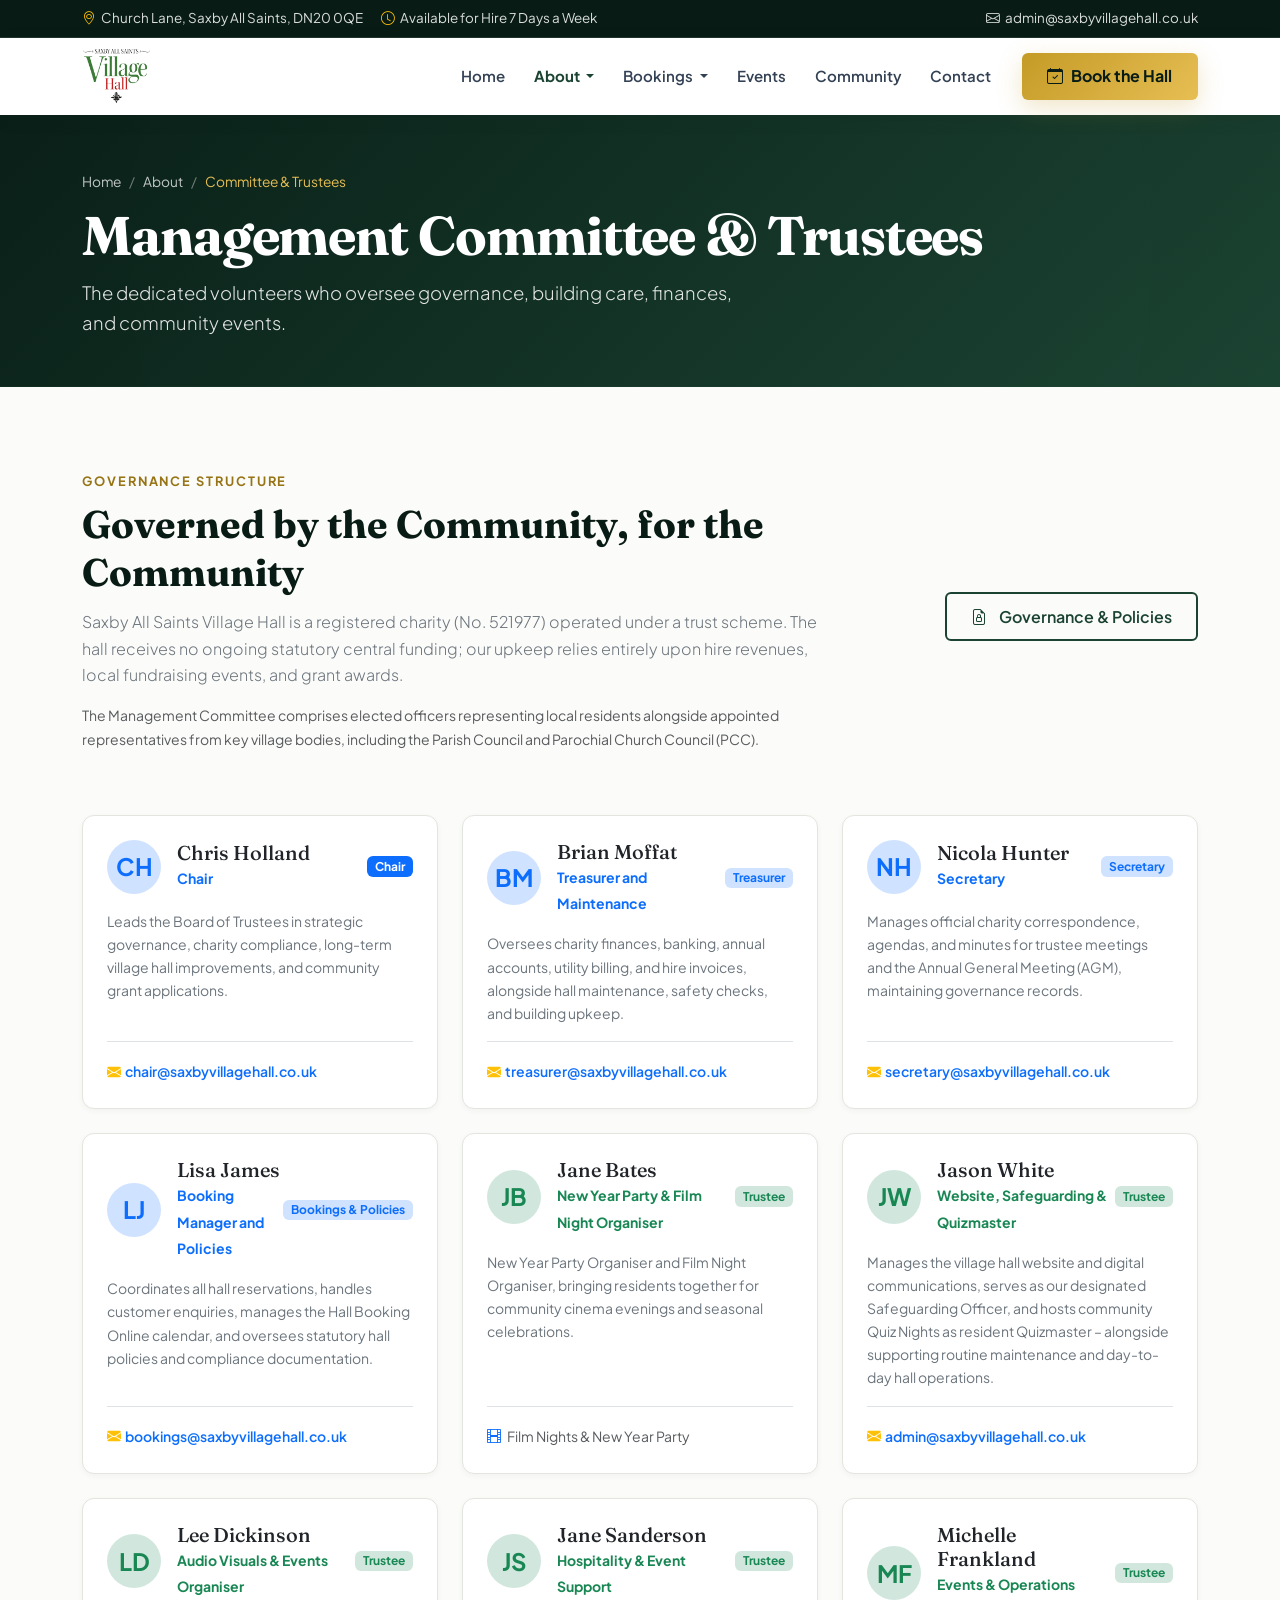
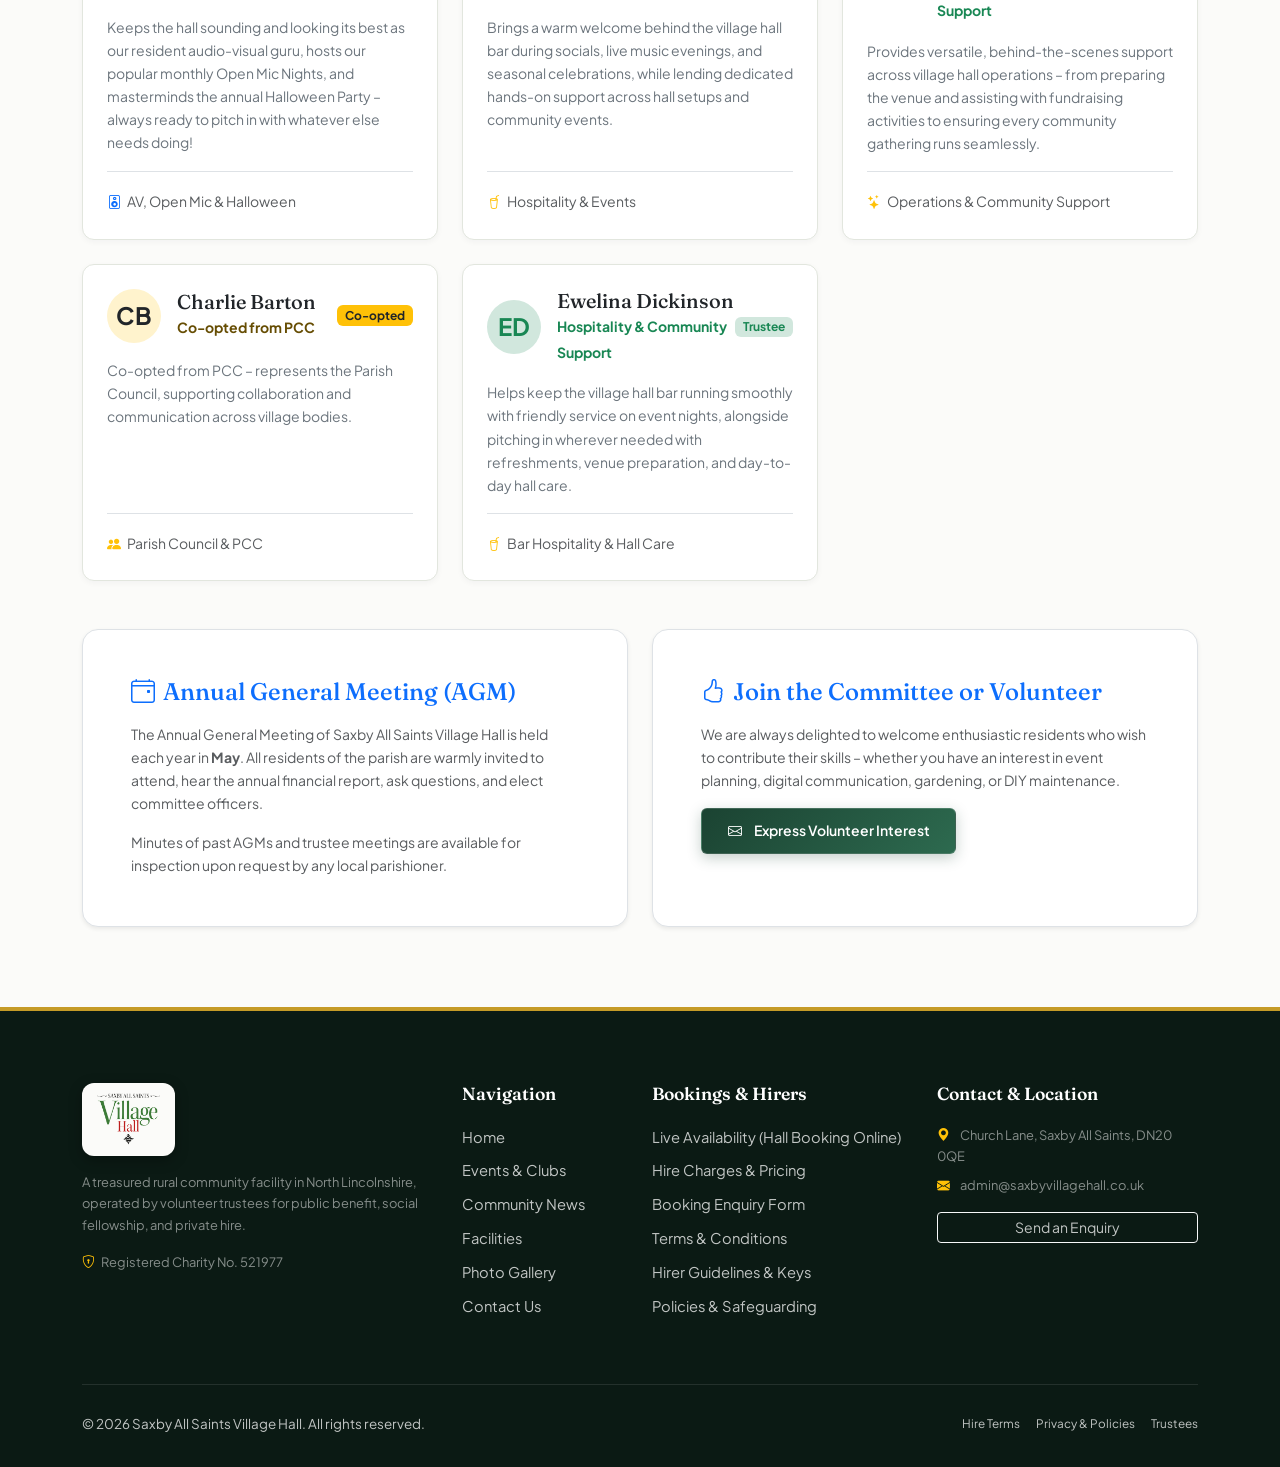
<file: management.html>
<!DOCTYPE html>
<html lang="en">

<head>
  <meta charset="UTF-8">
  <meta name="viewport" content="width=device-width, initial-scale=1.0">
  <title>Committee &amp; Trustees | Saxby All Saints Village Hall</title>
  <meta name="description"
    content="Meet the volunteer Management Committee and Board of Trustees responsible for governing and maintaining Saxby All Saints Village Hall.">

  <link rel="icon" type="image/png" href="assets/images/village-hall.png">
  <link href="https://cdn.jsdelivr.net/npm/bootstrap@5.3.3/dist/css/bootstrap.min.css" rel="stylesheet"
    integrity="sha384-QWTKZyjpPEjISv5WaRU9OFeRpok6YctnYmDr5pNlyT2bRjXh0JMhjY6hW+ALEwIH" crossorigin="anonymous">
  <link rel="stylesheet" href="https://cdn.jsdelivr.net/npm/bootstrap-icons@1.11.3/font/bootstrap-icons.min.css">
  <link rel="stylesheet" href="assets/css/style.css?v=2">
</head>

<body>

  <!-- Top Utility Bar -->
  <div class="top-bar d-none d-md-block">
    <div class="container d-flex justify-content-between align-items-center">
      <div>
        <span class="me-3"><i class="bi bi-geo-alt me-1 text-warning"></i> Church Lane, Saxby All Saints, DN20
          0QE</span>
        <span><i class="bi bi-clock me-1 text-warning"></i> Available for Hire 7 Days a Week</span>
      </div>
      <div>
        <a href="mailto:admin@saxbyvillagehall.co.uk"><i class="bi bi-envelope me-1"></i>
          admin@saxbyvillagehall.co.uk</a>
      </div>
    </div>
  </div>

  <!-- Sticky Bootstrap 5 Navigation Bar -->
  <nav class="navbar navbar-expand-lg navbar-custom sticky-top" id="mainNavbar">
    <div class="container">
      <a class="navbar-brand navbar-brand-wrapper" href="index.html">
        <img src="assets/images/village-hall.png" alt="Saxby All Saints Village Hall" width="69" height="60" class="navbar-brand-logo">
      </a>

      <button class="navbar-toggler" type="button" data-bs-toggle="collapse" data-bs-target="#navbarMain"
        aria-controls="navbarMain" aria-expanded="false" aria-label="Toggle navigation">
        <span class="navbar-toggler-icon"></span>
      </button>

      <div class="collapse navbar-collapse" id="navbarMain">
        <ul class="navbar-nav ms-auto mb-2 mb-lg-0 align-items-lg-center">
          <li class="nav-item">
            <a class="nav-link" href="index.html">Home</a>
          </li>

          <!-- About Dropdown -->
          <li class="nav-item dropdown">
            <a class="nav-link dropdown-toggle active" href="#" id="aboutDropdown" role="button"
              data-bs-toggle="dropdown" aria-expanded="false">
              About
            </a>
            <ul class="dropdown-menu shadow" aria-labelledby="aboutDropdown">
              <li><a class="dropdown-item" href="about.html"><i class="bi bi-info-circle"></i> Village Hall History
                  &amp; Overview</a></li>
              <li><a class="dropdown-item" href="facilities.html"><i class="bi bi-building-gear"></i> Facilities &amp;
                  Specifications</a></li>
              <li><a class="dropdown-item active" href="management.html"><i class="bi bi-people"></i> Committee &amp;
                  Trustees</a></li>
              <li><a class="dropdown-item" href="gallery.html"><i class="bi bi-images"></i> Photo Gallery</a></li>
              <li><a class="dropdown-item" href="policies.html"><i class="bi bi-shield-check"></i> Policies &amp;
                  Governance</a></li>
            </ul>
          </li>

          <!-- Bookings Dropdown -->
          <li class="nav-item dropdown">
            <a class="nav-link dropdown-toggle" href="#" id="bookingsDropdown" role="button" data-bs-toggle="dropdown"
              aria-expanded="false">
              Bookings
            </a>
            <ul class="dropdown-menu shadow" aria-labelledby="bookingsDropdown">
              <li><a class="dropdown-item" href="calendar.html"><i class="bi bi-calendar3"></i> Live Calendar &amp;
                  Availability</a></li>
              <li><a class="dropdown-item" href="charges.html"><i class="bi bi-tag"></i> Hire Charges &amp; Rates</a>
              </li>
              <li><a class="dropdown-item" href="enquiries.html"><i class="bi bi-pencil-square"></i> Booking Enquiry
                  Form</a></li>
              <li>
                <hr class="dropdown-divider">
              </li>
              <li><a class="dropdown-item" href="terms.html"><i class="bi bi-file-text"></i> Terms &amp; Conditions</a>
              </li>
              <li><a class="dropdown-item" href="instructions.html"><i class="bi bi-card-checklist"></i> Hirer
                  Instructions</a></li>
            </ul>
          </li>

          <li class="nav-item">
            <a class="nav-link" href="events.html">Events</a>
          </li>
          <li class="nav-item">
            <a class="nav-link" href="community.html">Community</a>
          </li>

          <li class="nav-item">
            <a class="nav-link" href="contact.html">Contact</a>
          </li>

          <li class="nav-item ms-lg-3 mt-2 mt-lg-0">
            <a class="btn btn-accent-custom" href="enquiries.html">
              <i class="bi bi-calendar-check"></i> Book the Hall
            </a>
          </li>
        </ul>
      </div>
    </div>
  </nav>

  <!-- Page Header -->
  <header class="hero-section hero-compact">
    <div class="container">
      <nav aria-label="breadcrumb">
        <ol class="breadcrumb page-breadcrumb mb-2">
          <li class="breadcrumb-item"><a href="index.html">Home</a></li>
          <li class="breadcrumb-item"><a href="#">About</a></li>
          <li class="breadcrumb-item active" aria-current="page">Committee &amp; Trustees</li>
        </ol>
      </nav>
      <h1 class="hero-title mb-2">Management Committee &amp; Trustees</h1>
      <p class="hero-lead mb-0">The dedicated volunteers who oversee governance, building care, finances, and community
        events.</p>
    </div>
  </header>

  <!-- Main Content -->
  <main class="section-padding">
    <div class="container">

      <!-- Intro Section -->
      <div class="row align-items-center mb-5">
        <div class="col-lg-8">
          <span class="section-subtitle">Governance Structure</span>
          <h2 class="section-title">Governed by the Community, for the Community</h2>
          <p class="text-secondary lead fs-6">
            Saxby All Saints Village Hall is a registered charity (No. 521977) operated under a trust scheme. The hall
            receives no ongoing statutory central funding; our upkeep relies entirely upon hire revenues, local
            fundraising events, and grant awards.
          </p>
          <p class="text-muted small">
            The Management Committee comprises elected officers representing local residents alongside appointed
            representatives from key village bodies, including the Parish Council and Parochial Church Council (PCC).
          </p>
        </div>
        <div class="col-lg-4 text-lg-end">
          <a href="policies.html" class="btn btn-outline-custom">
            <i class="bi bi-file-earmark-lock me-1"></i> Governance &amp; Policies
          </a>
        </div>
      </div>

      <!-- Trustees Grid -->
      <div class="row g-4 mb-5">

        <!-- 1. Chris Holland (Chair) -->
        <div class="col-md-6 col-lg-4">
          <div class="custom-card p-4 d-flex flex-column h-100">
            <div class="d-flex align-items-center justify-content-between mb-3">
              <div class="d-flex align-items-center gap-3">
                <div
                  class="rounded-circle bg-primary-subtle text-primary d-flex align-items-center justify-content-center fw-bold fs-4"
                  style="width: 54px; height: 54px; flex-shrink: 0;">
                  CH
                </div>
                <div>
                  <h4 class="h5 mb-0 text-primary-dark">Chris Holland</h4>
                  <small class="text-primary fw-bold">Chair</small>
                </div>
              </div>
              <span class="badge bg-primary text-white">Chair</span>
            </div>
            <p class="text-secondary small flex-grow-1">
              Leads the Board of Trustees in strategic governance, charity compliance, long-term village hall
              improvements, and community grant applications.
            </p>
            <div class="pt-3 border-top mt-auto">
              <a href="mailto:chair@saxbyvillagehall.co.uk"
                class="text-decoration-none small fw-semibold text-primary d-inline-flex align-items-center gap-1">
                <i class="bi bi-envelope-fill text-warning"></i> chair@saxbyvillagehall.co.uk
              </a>
            </div>
          </div>
        </div>

        <!-- 2. Brian Moffat (Treasurer and Maintenance) -->
        <div class="col-md-6 col-lg-4">
          <div class="custom-card p-4 d-flex flex-column h-100">
            <div class="d-flex align-items-center justify-content-between mb-3">
              <div class="d-flex align-items-center gap-3">
                <div
                  class="rounded-circle bg-primary-subtle text-primary d-flex align-items-center justify-content-center fw-bold fs-4"
                  style="width: 54px; height: 54px; flex-shrink: 0;">
                  BM
                </div>
                <div>
                  <h4 class="h5 mb-0 text-primary-dark">Brian Moffat</h4>
                  <small class="text-primary fw-bold">Treasurer and Maintenance</small>
                </div>
              </div>
              <span class="badge bg-primary-subtle text-primary">Treasurer</span>
            </div>
            <p class="text-secondary small flex-grow-1">
              Oversees charity finances, banking, annual accounts, utility billing, and hire invoices, alongside hall
              maintenance, safety checks, and building upkeep.
            </p>
            <div class="pt-3 border-top mt-auto">
              <a href="mailto:treasurer@saxbyvillagehall.co.uk"
                class="text-decoration-none small fw-semibold text-primary d-inline-flex align-items-center gap-1">
                <i class="bi bi-envelope-fill text-warning"></i> treasurer@saxbyvillagehall.co.uk
              </a>
            </div>
          </div>
        </div>

        <!-- 3. Nicola Hunter (Secretary) -->
        <div class="col-md-6 col-lg-4">
          <div class="custom-card p-4 d-flex flex-column h-100">
            <div class="d-flex align-items-center justify-content-between mb-3">
              <div class="d-flex align-items-center gap-3">
                <div
                  class="rounded-circle bg-primary-subtle text-primary d-flex align-items-center justify-content-center fw-bold fs-4"
                  style="width: 54px; height: 54px; flex-shrink: 0;">
                  NH
                </div>
                <div>
                  <h4 class="h5 mb-0 text-primary-dark">Nicola Hunter</h4>
                  <small class="text-primary fw-bold">Secretary</small>
                </div>
              </div>
              <span class="badge bg-primary-subtle text-primary">Secretary</span>
            </div>
            <p class="text-secondary small flex-grow-1">
              Manages official charity correspondence, agendas, and minutes for trustee meetings and the Annual General
              Meeting (AGM), maintaining governance records.
            </p>
            <div class="pt-3 border-top mt-auto">
              <a href="mailto:secretary@saxbyvillagehall.co.uk"
                class="text-decoration-none small fw-semibold text-primary d-inline-flex align-items-center gap-1">
                <i class="bi bi-envelope-fill text-warning"></i> secretary@saxbyvillagehall.co.uk
              </a>
            </div>
          </div>
        </div>

        <!-- 4. Lisa James (Booking Manager and Policies) -->
        <div class="col-md-6 col-lg-4">
          <div class="custom-card p-4 d-flex flex-column h-100">
            <div class="d-flex align-items-center justify-content-between mb-3">
              <div class="d-flex align-items-center gap-3">
                <div
                  class="rounded-circle bg-primary-subtle text-primary d-flex align-items-center justify-content-center fw-bold fs-4"
                  style="width: 54px; height: 54px; flex-shrink: 0;">
                  LJ
                </div>
                <div>
                  <h4 class="h5 mb-0 text-primary-dark">Lisa James</h4>
                  <small class="text-primary fw-bold">Booking Manager and Policies</small>
                </div>
              </div>
              <span class="badge bg-primary-subtle text-primary">Bookings &amp; Policies</span>
            </div>
            <p class="text-secondary small flex-grow-1">
              Coordinates all hall reservations, handles customer enquiries, manages the Hall Booking Online calendar,
              and oversees statutory hall policies and compliance documentation.
            </p>
            <div class="pt-3 border-top mt-auto">
              <a href="mailto:bookings@saxbyvillagehall.co.uk"
                class="text-decoration-none small fw-semibold text-primary d-inline-flex align-items-center gap-1">
                <i class="bi bi-envelope-fill text-warning"></i> bookings@saxbyvillagehall.co.uk
              </a>
            </div>
          </div>
        </div>

        <!-- 5. Jane Bates (Trustee) -->
        <div class="col-md-6 col-lg-4">
          <div class="custom-card p-4 d-flex flex-column h-100">
            <div class="d-flex align-items-center justify-content-between mb-3">
              <div class="d-flex align-items-center gap-3">
                <div
                  class="rounded-circle bg-success-subtle text-success d-flex align-items-center justify-content-center fw-bold fs-4"
                  style="width: 54px; height: 54px; flex-shrink: 0;">
                  JB
                </div>
                <div>
                  <h4 class="h5 mb-0 text-primary-dark">Jane Bates</h4>
                  <small class="text-success fw-bold">New Year Party &amp; Film Night Organiser</small>
                </div>
              </div>
              <span class="badge bg-success-subtle text-success">Trustee</span>
            </div>
            <p class="text-secondary small flex-grow-1">
              New Year Party Organiser and Film Night Organiser, bringing residents together for community cinema
              evenings and seasonal celebrations.
            </p>
            <div class="pt-3 border-top mt-auto">
              <span class="small text-muted"><i class="bi bi-film text-primary me-1"></i> Film Nights &amp; New Year
                Party</span>
            </div>
          </div>
        </div>

        <!-- 6. Jason White (Trustee) -->
        <div class="col-md-6 col-lg-4">
          <div class="custom-card p-4 d-flex flex-column h-100">
            <div class="d-flex align-items-center justify-content-between mb-3">
              <div class="d-flex align-items-center gap-3">
                <div
                  class="rounded-circle bg-success-subtle text-success d-flex align-items-center justify-content-center fw-bold fs-4"
                  style="width: 54px; height: 54px; flex-shrink: 0;">
                  JW
                </div>
                <div>
                  <h4 class="h5 mb-0 text-primary-dark">Jason White</h4>
                  <small class="text-success fw-bold">Website, Safeguarding &amp; Quizmaster</small>
                </div>
              </div>
              <span class="badge bg-success-subtle text-success">Trustee</span>
            </div>
            <p class="text-secondary small flex-grow-1">
              Manages the village hall website and digital communications, serves as our designated Safeguarding
              Officer, and hosts community Quiz Nights as resident Quizmaster &ndash; alongside supporting routine
              maintenance and day-to-day hall operations.
            </p>
            <div class="pt-3 border-top mt-auto">
              <a href="mailto:admin@saxbyvillagehall.co.uk"
                class="text-decoration-none small fw-semibold text-primary d-inline-flex align-items-center gap-1">
                <i class="bi bi-envelope-fill text-warning"></i> admin@saxbyvillagehall.co.uk
              </a>
            </div>
          </div>
        </div>

        <!-- 7. Lee Dickinson (Trustee) -->
        <div class="col-md-6 col-lg-4">
          <div class="custom-card p-4 d-flex flex-column h-100">
            <div class="d-flex align-items-center justify-content-between mb-3">
              <div class="d-flex align-items-center gap-3">
                <div
                  class="rounded-circle bg-success-subtle text-success d-flex align-items-center justify-content-center fw-bold fs-4"
                  style="width: 54px; height: 54px; flex-shrink: 0;">
                  LD
                </div>
                <div>
                  <h4 class="h5 mb-0 text-primary-dark">Lee Dickinson</h4>
                  <small class="text-success fw-bold">Audio Visuals &amp; Events Organiser</small>
                </div>
              </div>
              <span class="badge bg-success-subtle text-success">Trustee</span>
            </div>
            <p class="text-secondary small flex-grow-1">
              Keeps the hall sounding and looking its best as our resident audio-visual guru, hosts our popular monthly
              Open Mic Nights, and masterminds the annual Halloween Party &ndash; always ready to pitch in with whatever
              else needs doing!
            </p>
            <div class="pt-3 border-top mt-auto">
              <span class="small text-muted"><i class="bi bi-speaker text-primary me-1"></i> AV, Open Mic &amp;
                Halloween</span>
            </div>
          </div>
        </div>

        <!-- 8. Jane Sanderson (Trustee) -->
        <div class="col-md-6 col-lg-4">
          <div class="custom-card p-4 d-flex flex-column h-100">
            <div class="d-flex align-items-center justify-content-between mb-3">
              <div class="d-flex align-items-center gap-3">
                <div
                  class="rounded-circle bg-success-subtle text-success d-flex align-items-center justify-content-center fw-bold fs-4"
                  style="width: 54px; height: 54px; flex-shrink: 0;">
                  JS
                </div>
                <div>
                  <h4 class="h5 mb-0 text-primary-dark">Jane Sanderson</h4>
                  <small class="text-success fw-bold">Hospitality &amp; Event Support</small>
                </div>
              </div>
              <span class="badge bg-success-subtle text-success">Trustee</span>
            </div>
            <p class="text-secondary small flex-grow-1">
              Brings a warm welcome behind the village hall bar during socials, live music evenings, and seasonal
              celebrations, while lending dedicated hands-on support across hall setups and community events.
            </p>
            <div class="pt-3 border-top mt-auto">
              <span class="small text-muted"><i class="bi bi-cup-straw text-warning me-1"></i> Hospitality &amp;
                Events</span>
            </div>
          </div>
        </div>

        <!-- 9. Michelle Frankland (Trustee) -->
        <div class="col-md-6 col-lg-4">
          <div class="custom-card p-4 d-flex flex-column h-100">
            <div class="d-flex align-items-center justify-content-between mb-3">
              <div class="d-flex align-items-center gap-3">
                <div
                  class="rounded-circle bg-success-subtle text-success d-flex align-items-center justify-content-center fw-bold fs-4"
                  style="width: 54px; height: 54px; flex-shrink: 0;">
                  MF
                </div>
                <div>
                  <h4 class="h5 mb-0 text-primary-dark">Michelle Frankland</h4>
                  <small class="text-success fw-bold">Events &amp; Operations Support</small>
                </div>
              </div>
              <span class="badge bg-success-subtle text-success">Trustee</span>
            </div>
            <p class="text-secondary small flex-grow-1">
              Provides versatile, behind-the-scenes support across village hall operations &ndash; from preparing the
              venue and assisting with fundraising activities to ensuring every community gathering runs seamlessly.
            </p>
            <div class="pt-3 border-top mt-auto">
              <span class="small text-muted"><i class="bi bi-stars text-warning me-1"></i> Operations &amp; Community
                Support</span>
            </div>
          </div>
        </div>

        <!-- 10. Charlie Barton (Co-opted from PCC) -->
        <div class="col-md-6 col-lg-4">
          <div class="custom-card p-4 d-flex flex-column h-100">
            <div class="d-flex align-items-center justify-content-between mb-3">
              <div class="d-flex align-items-center gap-3">
                <div
                  class="rounded-circle bg-warning-subtle text-dark d-flex align-items-center justify-content-center fw-bold fs-4"
                  style="width: 54px; height: 54px; flex-shrink: 0;">
                  CB
                </div>
                <div>
                  <h4 class="h5 mb-0 text-primary-dark">Charlie Barton</h4>
                  <small class="text-warning-emphasis fw-bold">Co-opted from PCC</small>
                </div>
              </div>
              <span class="badge bg-warning text-dark">Co-opted</span>
            </div>
            <p class="text-secondary small flex-grow-1">
              Co-opted from PCC &ndash; represents the Parish Council, supporting collaboration and communication across
              village bodies.
            </p>
            <div class="pt-3 border-top mt-auto">
              <span class="small text-muted"><i class="bi bi-people-fill text-warning me-1"></i> Parish Council &amp;
                PCC</span>
            </div>
          </div>
        </div>

        <!-- 11. Ewelina Dickinson (Trustee) -->
        <div class="col-md-6 col-lg-4">
          <div class="custom-card p-4 d-flex flex-column h-100">
            <div class="d-flex align-items-center justify-content-between mb-3">
              <div class="d-flex align-items-center gap-3">
                <div
                  class="rounded-circle bg-success-subtle text-success d-flex align-items-center justify-content-center fw-bold fs-4"
                  style="width: 54px; height: 54px; flex-shrink: 0;">
                  ED
                </div>
                <div>
                  <h4 class="h5 mb-0 text-primary-dark">Ewelina Dickinson</h4>
                  <small class="text-success fw-bold">Hospitality &amp; Community Support</small>
                </div>
              </div>
              <span class="badge bg-success-subtle text-success">Trustee</span>
            </div>
            <p class="text-secondary small flex-grow-1">
              Helps keep the village hall bar running smoothly with friendly service on event nights, alongside pitching
              in wherever needed with refreshments, venue preparation, and day-to-day hall care.
            </p>
            <div class="pt-3 border-top mt-auto">
              <span class="small text-muted"><i class="bi bi-cup-straw text-warning me-1"></i> Bar Hospitality &amp;
                Hall Care</span>
            </div>
          </div>
        </div>

      </div>

      <!-- AGM & Volunteering Info -->
      <div class="row g-4">
        <div class="col-md-6">
          <div class="p-4 p-md-5 bg-white rounded-4 border shadow-sm h-100">
            <h3 class="h4 text-primary mb-3"><i class="bi bi-calendar4-event me-2"></i>Annual General Meeting (AGM)</h3>
            <p class="text-muted small">
              The Annual General Meeting of Saxby All Saints Village Hall is held each year in <strong>May</strong>. All
              residents of the parish are warmly invited to attend, hear the annual financial report, ask questions, and
              elect committee officers.
            </p>
            <p class="text-muted small mb-0">
              Minutes of past AGMs and trustee meetings are available for inspection upon request by any local
              parishioner.
            </p>
          </div>
        </div>

        <div class="col-md-6">
          <div class="p-4 p-md-5 bg-white rounded-4 border shadow-sm h-100">
            <h3 class="h4 text-primary mb-3"><i class="bi bi-hand-thumbs-up me-2"></i>Join the Committee or Volunteer
            </h3>
            <p class="text-muted small">
              We are always delighted to welcome enthusiastic residents who wish to contribute their skills &ndash;
              whether you have an interest in event planning, digital communication, gardening, or DIY maintenance.
            </p>
            <a href="contact.html" class="btn btn-primary-custom btn-sm">
              <i class="bi bi-envelope me-1"></i> Express Volunteer Interest
            </a>
          </div>
        </div>
      </div>

    </div>
  </main>

  <!-- Footer -->
  <footer class="footer-custom">
    <div class="container">
      <div class="row g-4">
        <div class="col-lg-4">
          <a href="index.html" class="footer-brand-logo-wrap mb-3" aria-label="Saxby All Saints Village Hall Home">
            <img src="assets/images/village-hall.png" alt="Saxby All Saints Village Hall" width="65" height="56" class="footer-brand-logo" loading="lazy">
          </a>
          <p class="small text-white-50 mb-3">
            A treasured rural community facility in North Lincolnshire, operated by volunteer trustees for public
            benefit, social fellowship, and private hire.
          </p>
          <div class="small text-white-50">
            <i class="bi bi-shield-lock me-1 text-warning"></i> Registered Charity No. 521977
          </div>
        </div>

        <div class="col-sm-6 col-lg-2">
          <h5>Navigation</h5>
          <ul class="footer-links">
            <li><a href="index.html">Home</a></li>
            <li><a href="events.html">Events &amp; Clubs</a></li>
            <li><a href="community.html">Community News</a></li>
            <li><a href="facilities.html">Facilities</a></li>
            <li><a href="gallery.html">Photo Gallery</a></li>
            <li><a href="contact.html">Contact Us</a></li>
          </ul>
        </div>

        <div class="col-sm-6 col-lg-3">
          <h5>Bookings &amp; Hirers</h5>
          <ul class="footer-links">
            <li><a href="calendar.html">Live Availability (Hall Booking Online)</a></li>
            <li><a href="charges.html">Hire Charges &amp; Pricing</a></li>
            <li><a href="enquiries.html">Booking Enquiry Form</a></li>
            <li><a href="terms.html">Terms &amp; Conditions</a></li>
            <li><a href="instructions.html">Hirer Guidelines &amp; Keys</a></li>
            <li><a href="policies.html">Policies &amp; Safeguarding</a></li>
          </ul>
        </div>

        <div class="col-lg-3">
          <h5>Contact &amp; Location</h5>
          <p class="small text-white-50 mb-2">
            <i class="bi bi-geo-alt-fill text-warning me-2"></i> Church Lane, Saxby All Saints, DN20 0QE
          </p>
          <p class="small text-white-50 mb-3">
            <i class="bi bi-envelope-fill text-warning me-2"></i> admin@saxbyvillagehall.co.uk
          </p>
          <a href="enquiries.html" class="btn btn-sm btn-outline-light w-100">Send an Enquiry</a>
        </div>
      </div>

      <div class="footer-bottom d-flex flex-column flex-md-row justify-content-between align-items-center gap-3">
        <div>
          &copy; <span id="current-year"></span> Saxby All Saints Village Hall. All rights reserved.
        </div>
        <div class="d-flex gap-3 small">
          <a href="terms.html">Hire Terms</a>
          <a href="policies.html">Privacy &amp; Policies</a>
          <a href="management.html">Trustees</a>
        </div>
      </div>
    </div>
  </footer>

  <script src="https://cdn.jsdelivr.net/npm/bootstrap@5.3.3/dist/js/bootstrap.bundle.min.js"
    integrity="sha384-YvpcrYf0tY3lHB60NNkmXc5s9fDVZLESaAA55NDzOxhy9GkcIdslK1eN7N6jIeHz"
    crossorigin="anonymous"></script>
  <script src="assets/js/main.js?v=2"></script>
</body>

</html>
</file>
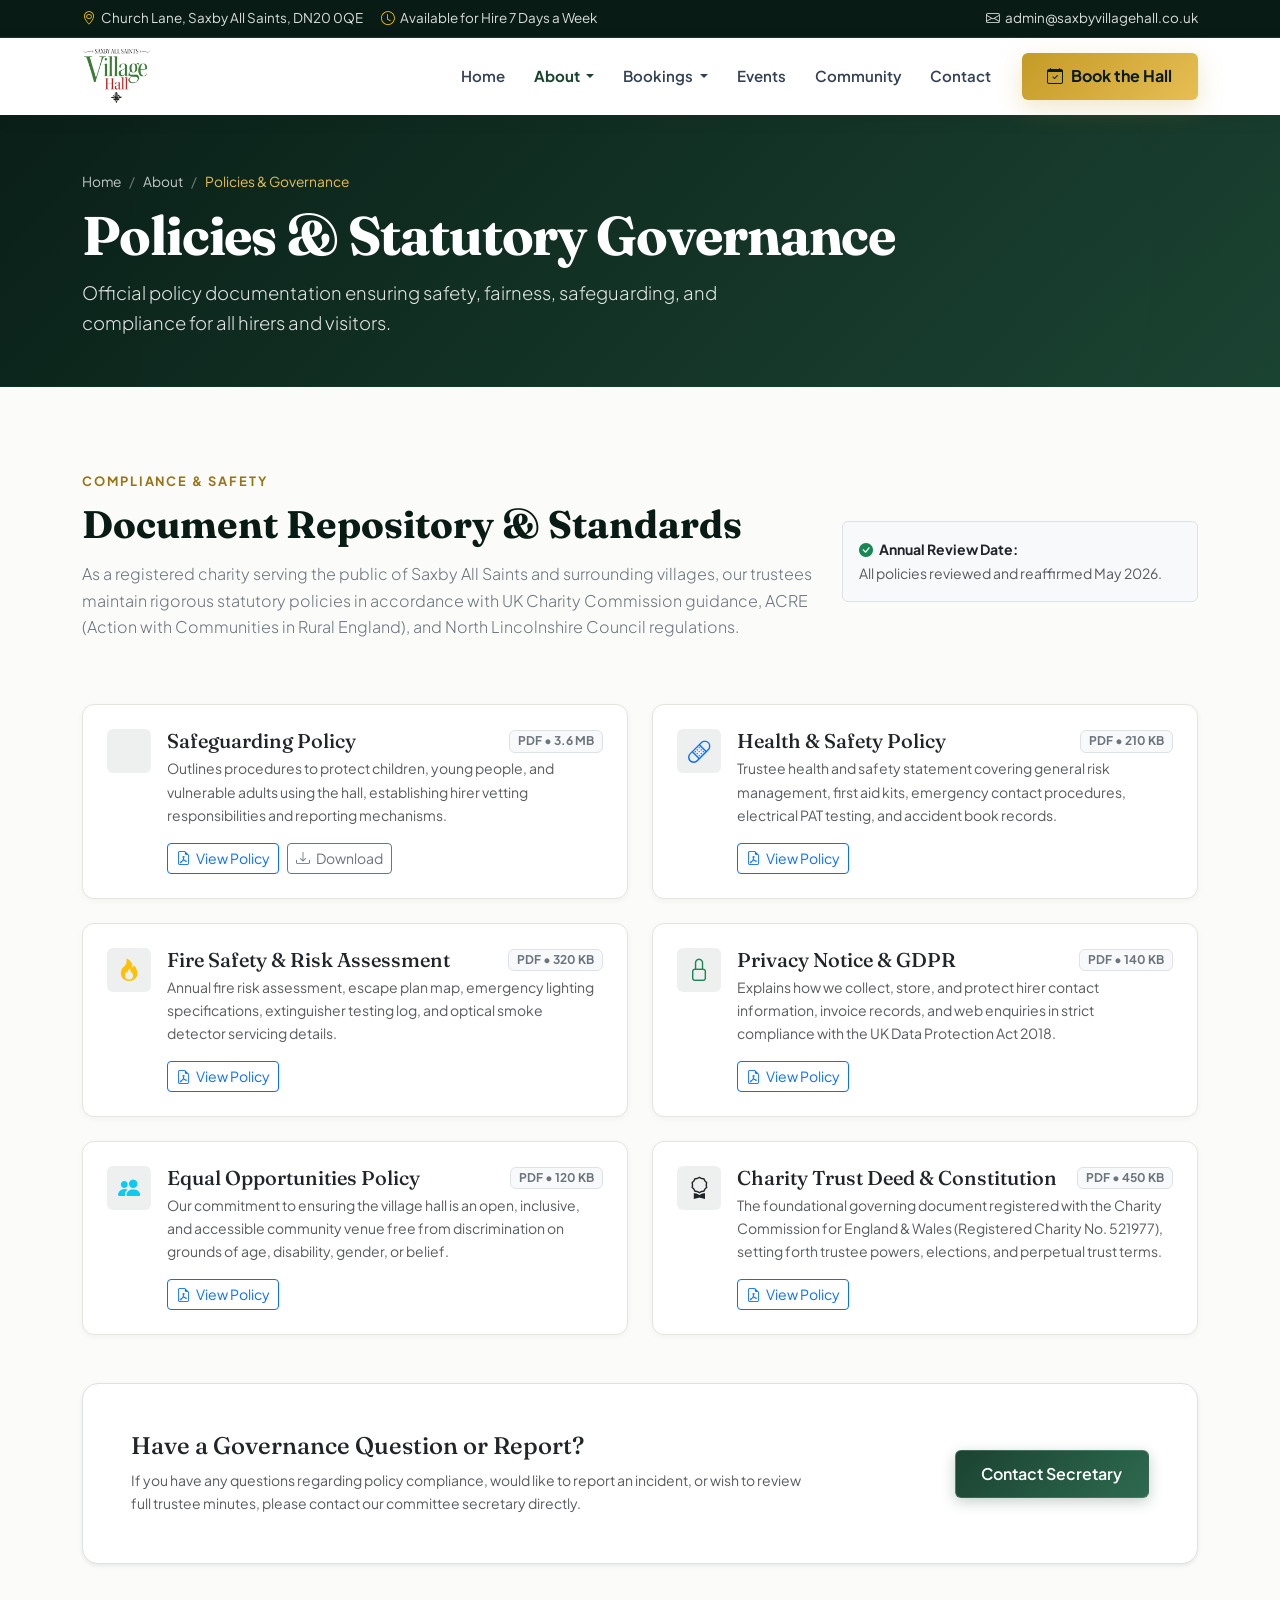
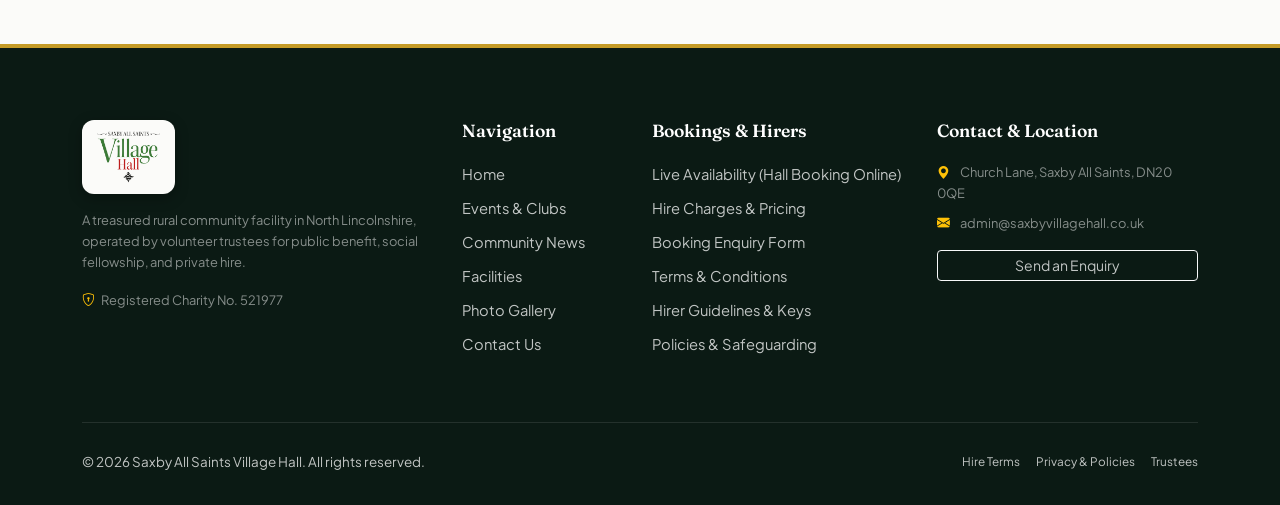
<file: policies.html>
<!DOCTYPE html>
<html lang="en">
<head>
  <meta charset="UTF-8">
  <meta name="viewport" content="width=device-width, initial-scale=1.0">
  <title>Policies &amp; Governance | Saxby All Saints Village Hall</title>
  <meta name="description" content="Access policy documents, safeguarding guidelines, health & safety statements, and governance repository for Saxby All Saints Village Hall.">
  
  <link rel="icon" type="image/png" href="assets/images/village-hall.png">
  <link href="https://cdn.jsdelivr.net/npm/bootstrap@5.3.3/dist/css/bootstrap.min.css" rel="stylesheet" integrity="sha384-QWTKZyjpPEjISv5WaRU9OFeRpok6YctnYmDr5pNlyT2bRjXh0JMhjY6hW+ALEwIH" crossorigin="anonymous">
  <link rel="stylesheet" href="https://cdn.jsdelivr.net/npm/bootstrap-icons@1.11.3/font/bootstrap-icons.min.css">
  <link rel="stylesheet" href="assets/css/style.css?v=2">
</head>
<body>

  <!-- Top Utility Bar -->
  <div class="top-bar d-none d-md-block">
    <div class="container d-flex justify-content-between align-items-center">
      <div>
        <span class="me-3"><i class="bi bi-geo-alt me-1 text-warning"></i> Church Lane, Saxby All Saints, DN20 0QE</span>
        <span><i class="bi bi-clock me-1 text-warning"></i> Available for Hire 7 Days a Week</span>
      </div>
      <div>
        <a href="mailto:admin@saxbyvillagehall.co.uk"><i class="bi bi-envelope me-1"></i> admin@saxbyvillagehall.co.uk</a>
      </div>
    </div>
  </div>

  <!-- Sticky Bootstrap 5 Navigation Bar -->
  <nav class="navbar navbar-expand-lg navbar-custom sticky-top" id="mainNavbar">
    <div class="container">
      <a class="navbar-brand navbar-brand-wrapper" href="index.html">
        <img src="assets/images/village-hall.png" alt="Saxby All Saints Village Hall" width="69" height="60" class="navbar-brand-logo">
      </a>

      <button class="navbar-toggler" type="button" data-bs-toggle="collapse" data-bs-target="#navbarMain" aria-controls="navbarMain" aria-expanded="false" aria-label="Toggle navigation">
        <span class="navbar-toggler-icon"></span>
      </button>

      <div class="collapse navbar-collapse" id="navbarMain">
        <ul class="navbar-nav ms-auto mb-2 mb-lg-0 align-items-lg-center">
          <li class="nav-item">
            <a class="nav-link" href="index.html">Home</a>
          </li>

          <!-- About Dropdown -->
          <li class="nav-item dropdown">
            <a class="nav-link dropdown-toggle active" href="#" id="aboutDropdown" role="button" data-bs-toggle="dropdown" aria-expanded="false">
              About
            </a>
            <ul class="dropdown-menu shadow" aria-labelledby="aboutDropdown">
              <li><a class="dropdown-item" href="about.html"><i class="bi bi-info-circle"></i> Village Hall History &amp; Overview</a></li>
              <li><a class="dropdown-item" href="facilities.html"><i class="bi bi-building-gear"></i> Facilities &amp; Specifications</a></li>
              <li><a class="dropdown-item" href="management.html"><i class="bi bi-people"></i> Committee &amp; Trustees</a></li>
              <li><a class="dropdown-item" href="gallery.html"><i class="bi bi-images"></i> Photo Gallery</a></li>
              <li><a class="dropdown-item active" href="policies.html"><i class="bi bi-shield-check"></i> Policies &amp; Governance</a></li>
            </ul>
          </li>

          <!-- Bookings Dropdown -->
          <li class="nav-item dropdown">
            <a class="nav-link dropdown-toggle" href="#" id="bookingsDropdown" role="button" data-bs-toggle="dropdown" aria-expanded="false">
              Bookings
            </a>
            <ul class="dropdown-menu shadow" aria-labelledby="bookingsDropdown">
              <li><a class="dropdown-item" href="calendar.html"><i class="bi bi-calendar3"></i> Live Calendar &amp; Availability</a></li>
              <li><a class="dropdown-item" href="charges.html"><i class="bi bi-tag"></i> Hire Charges &amp; Rates</a></li>
              <li><a class="dropdown-item" href="enquiries.html"><i class="bi bi-pencil-square"></i> Booking Enquiry Form</a></li>
              <li><hr class="dropdown-divider"></li>
              <li><a class="dropdown-item" href="terms.html"><i class="bi bi-file-text"></i> Terms &amp; Conditions</a></li>
              <li><a class="dropdown-item" href="instructions.html"><i class="bi bi-card-checklist"></i> Hirer Instructions</a></li>
            </ul>
          </li>

          <li class="nav-item">
            <a class="nav-link" href="events.html">Events</a>
          </li>
          <li class="nav-item">
            <a class="nav-link" href="community.html">Community</a>
          </li>

          <li class="nav-item">
            <a class="nav-link" href="contact.html">Contact</a>
          </li>

          <li class="nav-item ms-lg-3 mt-2 mt-lg-0">
            <a class="btn btn-accent-custom" href="enquiries.html">
              <i class="bi bi-calendar-check"></i> Book the Hall
            </a>
          </li>
        </ul>
      </div>
    </div>
  </nav>

  <!-- Page Header -->
  <header class="hero-section hero-compact">
    <div class="container">
      <nav aria-label="breadcrumb">
        <ol class="breadcrumb page-breadcrumb mb-2">
          <li class="breadcrumb-item"><a href="index.html">Home</a></li>
          <li class="breadcrumb-item"><a href="#">About</a></li>
          <li class="breadcrumb-item active" aria-current="page">Policies &amp; Governance</li>
        </ol>
      </nav>
      <h1 class="hero-title mb-2">Policies &amp; Statutory Governance</h1>
      <p class="hero-lead mb-0">Official policy documentation ensuring safety, fairness, safeguarding, and compliance for all hirers and visitors.</p>
    </div>
  </header>

  <!-- Main Content -->
  <main class="section-padding">
    <div class="container">
      
      <!-- Intro Section -->
      <div class="row align-items-center mb-5">
        <div class="col-lg-8">
          <span class="section-subtitle">Compliance &amp; Safety</span>
          <h2 class="section-title">Document Repository &amp; Standards</h2>
          <p class="text-secondary lead fs-6">
            As a registered charity serving the public of Saxby All Saints and surrounding villages, our trustees maintain rigorous statutory policies in accordance with UK Charity Commission guidance, ACRE (Action with Communities in Rural England), and North Lincolnshire Council regulations.
          </p>
        </div>
        <div class="col-lg-4 text-lg-end">
          <div class="p-3 bg-light rounded border text-start small">
            <strong class="d-block text-dark"><i class="bi bi-check-circle-fill text-success me-1"></i> Annual Review Date:</strong>
            <span class="text-muted">All policies reviewed and reaffirmed May 2026.</span>
          </div>
        </div>
      </div>

      <!-- Document Cards Grid -->
      <div class="row g-4 mb-5">
        
        <!-- Doc 1: Safeguarding -->
        <div class="col-lg-6">
          <div class="custom-card p-4">
            <div class="d-flex align-items-start gap-3">
              <div class="doc-icon"><i class="bi bi-shield-heart text-danger"></i></div>
              <div class="flex-grow-1">
                <div class="d-flex justify-content-between align-items-center mb-1">
                  <h4 class="h5 mb-0">Safeguarding Policy</h4>
                  <span class="badge bg-light text-secondary border">PDF &bull; 3.6 MB</span>
                </div>
                <p class="text-muted small mb-3">
                  Outlines procedures to protect children, young people, and vulnerable adults using the hall, establishing hirer vetting responsibilities and reporting mechanisms.
                </p>
                <div class="d-flex gap-2">
                  <a href="assets/Policies/safeguarding.pdf" target="_blank" rel="noopener noreferrer" class="btn btn-sm btn-outline-primary">
                    <i class="bi bi-file-earmark-pdf me-1"></i> View Policy
                  </a>
                  <a href="assets/Policies/safeguarding.pdf" download="Saxby-All-Saints-Safeguarding-Policy.pdf" class="btn btn-sm btn-outline-secondary">
                    <i class="bi bi-download me-1"></i> Download
                  </a>
                </div>
              </div>
            </div>
          </div>
        </div>

        <!-- Doc 2: Health & Safety -->
        <div class="col-lg-6">
          <div class="custom-card p-4">
            <div class="d-flex align-items-start gap-3">
              <div class="doc-icon"><i class="bi bi-bandaid text-primary"></i></div>
              <div class="flex-grow-1">
                <div class="d-flex justify-content-between align-items-center mb-1">
                  <h4 class="h5 mb-0">Health &amp; Safety Policy</h4>
                  <span class="badge bg-light text-secondary border">PDF &bull; 210 KB</span>
                </div>
                <p class="text-muted small mb-3">
                  Trustee health and safety statement covering general risk management, first aid kits, emergency contact procedures, electrical PAT testing, and accident book records.
                </p>
                <div class="d-flex gap-2">
                  <a href="#" class="btn btn-sm btn-outline-primary" onclick="alert('Demo: Health & Safety Policy placeholder.'); return false;">
                    <i class="bi bi-file-earmark-pdf me-1"></i> View Policy
                  </a>
                </div>
              </div>
            </div>
          </div>
        </div>

        <!-- Doc 3: Fire Risk Assessment -->
        <div class="col-lg-6">
          <div class="custom-card p-4">
            <div class="d-flex align-items-start gap-3">
              <div class="doc-icon"><i class="bi bi-fire text-warning"></i></div>
              <div class="flex-grow-1">
                <div class="d-flex justify-content-between align-items-center mb-1">
                  <h4 class="h5 mb-0">Fire Safety &amp; Risk Assessment</h4>
                  <span class="badge bg-light text-secondary border">PDF &bull; 320 KB</span>
                </div>
                <p class="text-muted small mb-3">
                  Annual fire risk assessment, escape plan map, emergency lighting specifications, extinguisher testing log, and optical smoke detector servicing details.
                </p>
                <div class="d-flex gap-2">
                  <a href="#" class="btn btn-sm btn-outline-primary" onclick="alert('Demo: Fire Risk Assessment placeholder.'); return false;">
                    <i class="bi bi-file-earmark-pdf me-1"></i> View Policy
                  </a>
                </div>
              </div>
            </div>
          </div>
        </div>

        <!-- Doc 4: Privacy & GDPR -->
        <div class="col-lg-6">
          <div class="custom-card p-4">
            <div class="d-flex align-items-start gap-3">
              <div class="doc-icon"><i class="bi bi-lock text-success"></i></div>
              <div class="flex-grow-1">
                <div class="d-flex justify-content-between align-items-center mb-1">
                  <h4 class="h5 mb-0">Privacy Notice &amp; GDPR</h4>
                  <span class="badge bg-light text-secondary border">PDF &bull; 140 KB</span>
                </div>
                <p class="text-muted small mb-3">
                  Explains how we collect, store, and protect hirer contact information, invoice records, and web enquiries in strict compliance with the UK Data Protection Act 2018.
                </p>
                <div class="d-flex gap-2">
                  <a href="#" class="btn btn-sm btn-outline-primary" onclick="alert('Demo: Privacy Notice placeholder.'); return false;">
                    <i class="bi bi-file-earmark-pdf me-1"></i> View Policy
                  </a>
                </div>
              </div>
            </div>
          </div>
        </div>

        <!-- Doc 5: Equal Opportunities -->
        <div class="col-lg-6">
          <div class="custom-card p-4">
            <div class="d-flex align-items-start gap-3">
              <div class="doc-icon"><i class="bi bi-people-fill text-info"></i></div>
              <div class="flex-grow-1">
                <div class="d-flex justify-content-between align-items-center mb-1">
                  <h4 class="h5 mb-0">Equal Opportunities Policy</h4>
                  <span class="badge bg-light text-secondary border">PDF &bull; 120 KB</span>
                </div>
                <p class="text-muted small mb-3">
                  Our commitment to ensuring the village hall is an open, inclusive, and accessible community venue free from discrimination on grounds of age, disability, gender, or belief.
                </p>
                <div class="d-flex gap-2">
                  <a href="#" class="btn btn-sm btn-outline-primary" onclick="alert('Demo: Equal Opportunities Policy placeholder.'); return false;">
                    <i class="bi bi-file-earmark-pdf me-1"></i> View Policy
                  </a>
                </div>
              </div>
            </div>
          </div>
        </div>

        <!-- Doc 6: Charity Constitution -->
        <div class="col-lg-6">
          <div class="custom-card p-4">
            <div class="d-flex align-items-start gap-3">
              <div class="doc-icon"><i class="bi bi-award text-dark"></i></div>
              <div class="flex-grow-1">
                <div class="d-flex justify-content-between align-items-center mb-1">
                  <h4 class="h5 mb-0">Charity Trust Deed &amp; Constitution</h4>
                  <span class="badge bg-light text-secondary border">PDF &bull; 450 KB</span>
                </div>
                <p class="text-muted small mb-3">
                  The foundational governing document registered with the Charity Commission for England &amp; Wales (Registered Charity No. 521977), setting forth trustee powers, elections, and perpetual trust terms.
                </p>
                <div class="d-flex gap-2">
                  <a href="#" class="btn btn-sm btn-outline-primary" onclick="alert('Demo: Charity Trust Deed placeholder.'); return false;">
                    <i class="bi bi-file-earmark-pdf me-1"></i> View Policy
                  </a>
                </div>
              </div>
            </div>
          </div>
        </div>

      </div>

      <!-- Quick Guidance Callout -->
      <div class="p-4 p-md-5 bg-white rounded-4 border shadow-sm">
        <div class="row align-items-center g-4">
          <div class="col-lg-8">
            <h3 class="h4 mb-2">Have a Governance Question or Report?</h3>
            <p class="text-muted small mb-0">
              If you have any questions regarding policy compliance, would like to report an incident, or wish to review full trustee minutes, please contact our committee secretary directly.
            </p>
          </div>
          <div class="col-lg-4 text-lg-end">
            <a href="contact.html" class="btn btn-primary-custom">Contact Secretary</a>
          </div>
        </div>
      </div>

    </div>
  </main>

  <!-- Footer -->
  <footer class="footer-custom">
    <div class="container">
      <div class="row g-4">
        <div class="col-lg-4">
          <a href="index.html" class="footer-brand-logo-wrap mb-3" aria-label="Saxby All Saints Village Hall Home">
            <img src="assets/images/village-hall.png" alt="Saxby All Saints Village Hall" width="65" height="56" class="footer-brand-logo" loading="lazy">
          </a>
          <p class="small text-white-50 mb-3">
            A treasured rural community facility in North Lincolnshire, operated by volunteer trustees for public benefit, social fellowship, and private hire.
          </p>
          <div class="small text-white-50">
            <i class="bi bi-shield-lock me-1 text-warning"></i> Registered Charity No. 521977
          </div>
        </div>

        <div class="col-sm-6 col-lg-2">
          <h5>Navigation</h5>
          <ul class="footer-links">
            <li><a href="index.html">Home</a></li>
            <li><a href="events.html">Events &amp; Clubs</a></li>
            <li><a href="community.html">Community News</a></li>
            <li><a href="facilities.html">Facilities</a></li>
            <li><a href="gallery.html">Photo Gallery</a></li>
            <li><a href="contact.html">Contact Us</a></li>
          </ul>
        </div>

        <div class="col-sm-6 col-lg-3">
          <h5>Bookings &amp; Hirers</h5>
          <ul class="footer-links">
            <li><a href="calendar.html">Live Availability (Hall Booking Online)</a></li>
            <li><a href="charges.html">Hire Charges &amp; Pricing</a></li>
            <li><a href="enquiries.html">Booking Enquiry Form</a></li>
            <li><a href="terms.html">Terms &amp; Conditions</a></li>
            <li><a href="instructions.html">Hirer Guidelines &amp; Keys</a></li>
            <li><a href="policies.html">Policies &amp; Safeguarding</a></li>
          </ul>
        </div>

        <div class="col-lg-3">
          <h5>Contact &amp; Location</h5>
          <p class="small text-white-50 mb-2">
            <i class="bi bi-geo-alt-fill text-warning me-2"></i> Church Lane, Saxby All Saints, DN20 0QE
          </p>
          <p class="small text-white-50 mb-3">
            <i class="bi bi-envelope-fill text-warning me-2"></i> admin@saxbyvillagehall.co.uk
          </p>
          <a href="enquiries.html" class="btn btn-sm btn-outline-light w-100">Send an Enquiry</a>
        </div>
      </div>

      <div class="footer-bottom d-flex flex-column flex-md-row justify-content-between align-items-center gap-3">
        <div>
          &copy; <span id="current-year"></span> Saxby All Saints Village Hall. All rights reserved.
        </div>
        <div class="d-flex gap-3 small">
          <a href="terms.html">Hire Terms</a>
          <a href="policies.html">Privacy &amp; Policies</a>
          <a href="management.html">Trustees</a>
        </div>
      </div>
    </div>
  </footer>

  <script src="https://cdn.jsdelivr.net/npm/bootstrap@5.3.3/dist/js/bootstrap.bundle.min.js" integrity="sha384-YvpcrYf0tY3lHB60NNkmXc5s9fDVZLESaAA55NDzOxhy9GkcIdslK1eN7N6jIeHz" crossorigin="anonymous"></script>
  <script src="assets/js/main.js?v=2"></script>
</body>
</html>
</file>
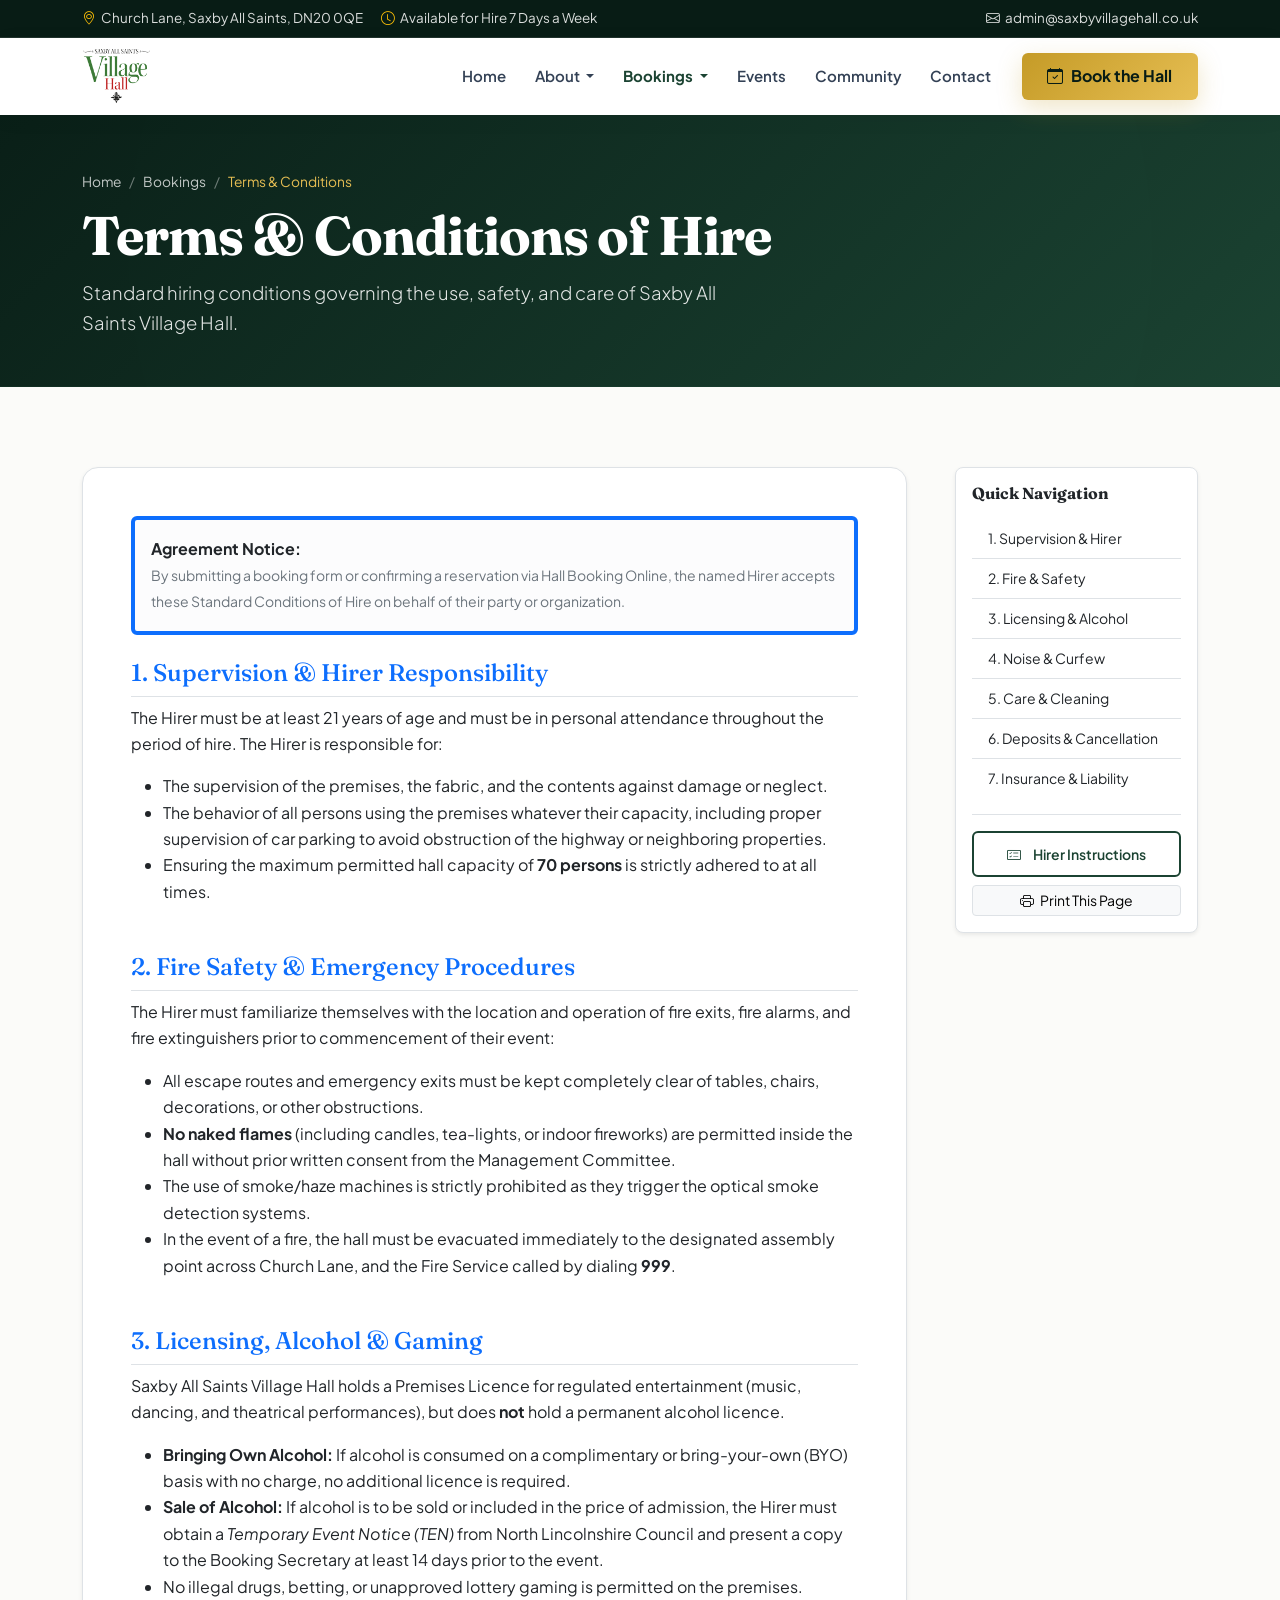
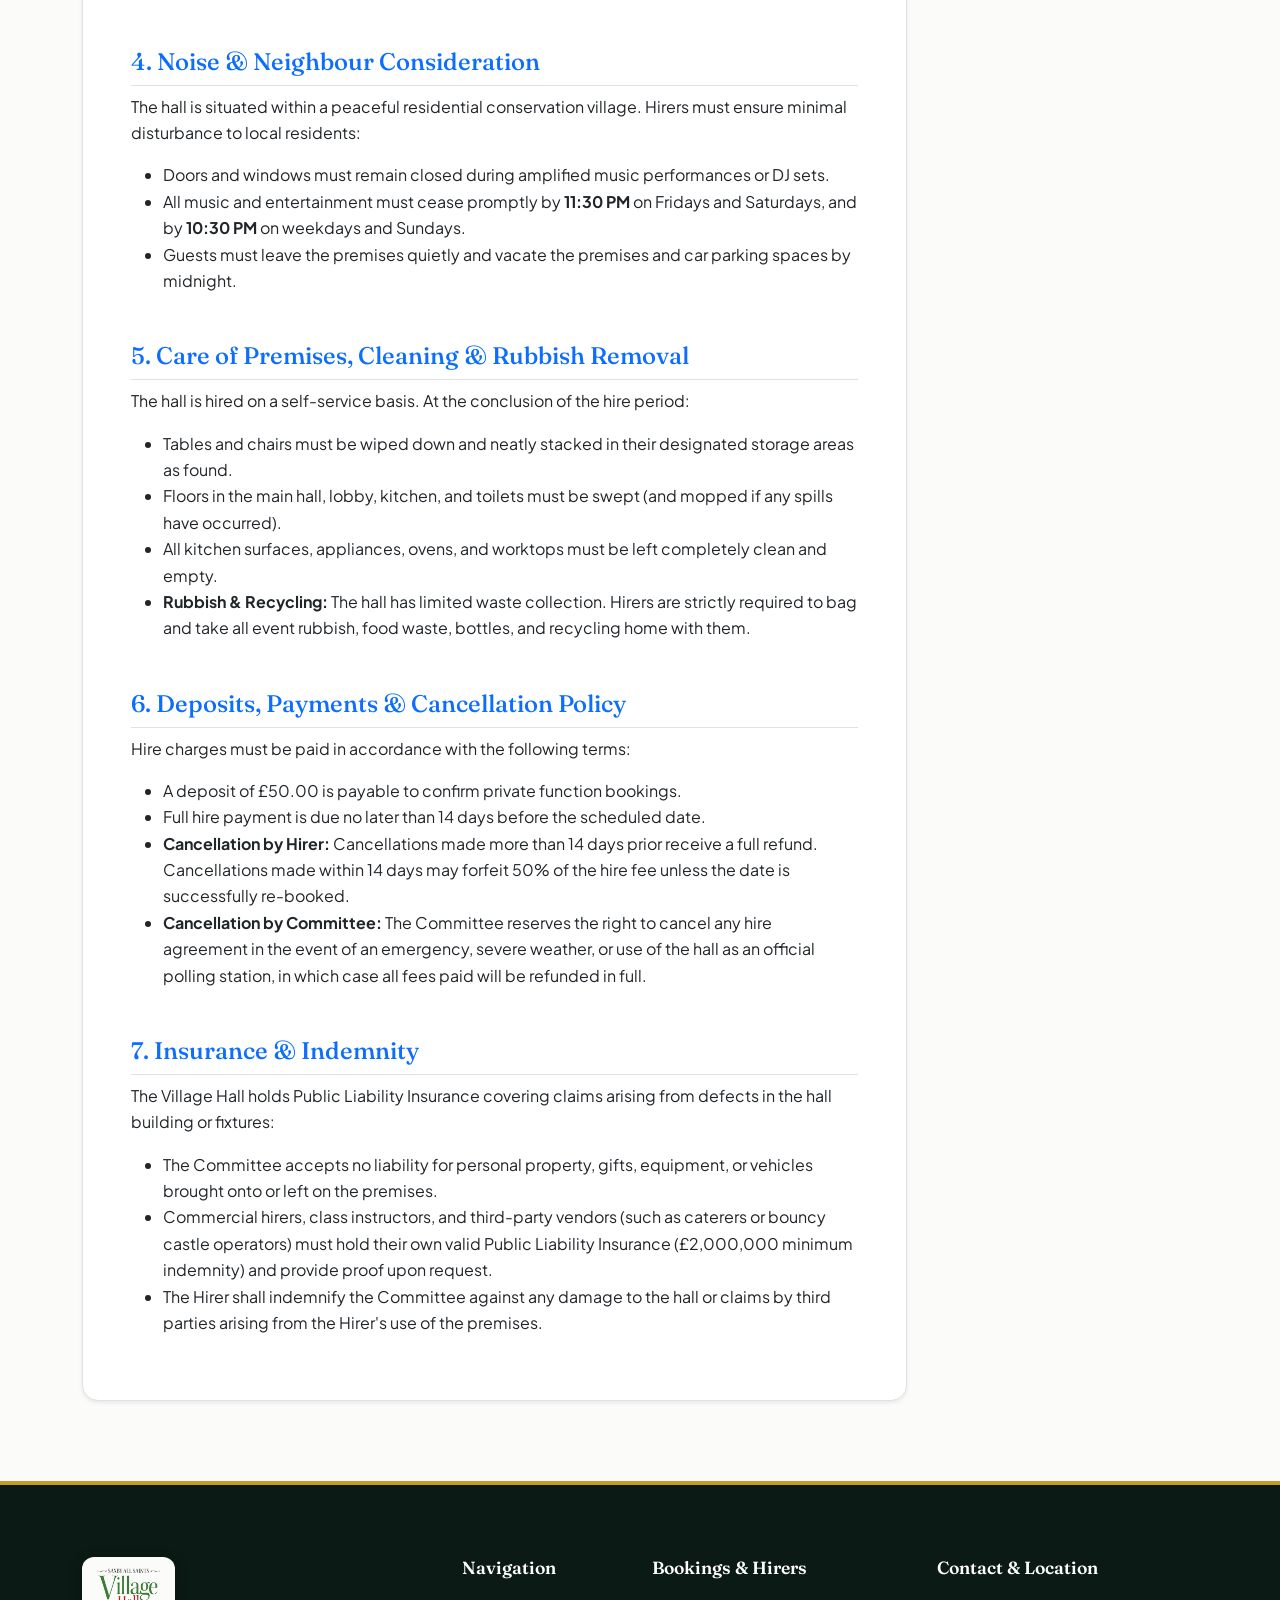
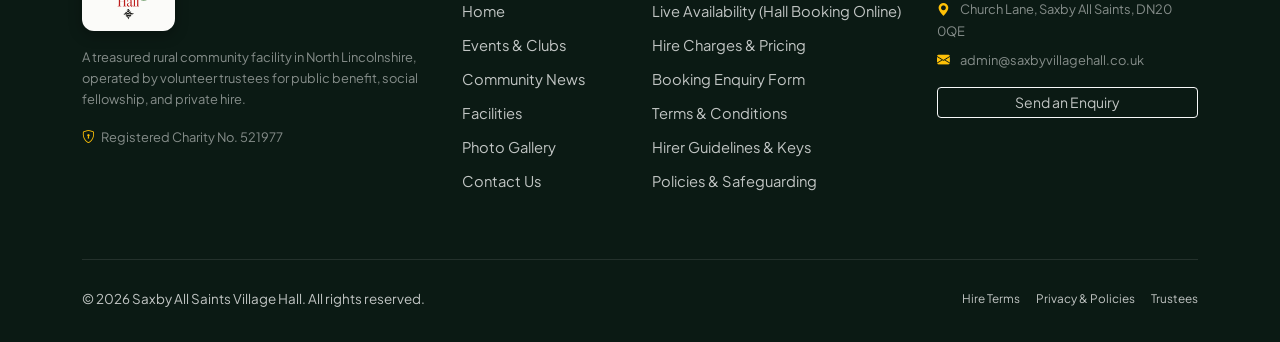
<file: terms.html>
<!DOCTYPE html>
<html lang="en">
<head>
  <meta charset="UTF-8">
  <meta name="viewport" content="width=device-width, initial-scale=1.0">
  <title>Terms &amp; Conditions of Hire | Saxby All Saints Village Hall</title>
  <meta name="description" content="Official standard conditions and hire agreement rules for hiring Saxby All Saints Village Hall, covering licensing, safety, cleanliness, and deposits.">
  
  <link rel="icon" type="image/png" href="assets/images/village-hall.png">
  <link href="https://cdn.jsdelivr.net/npm/bootstrap@5.3.3/dist/css/bootstrap.min.css" rel="stylesheet" integrity="sha384-QWTKZyjpPEjISv5WaRU9OFeRpok6YctnYmDr5pNlyT2bRjXh0JMhjY6hW+ALEwIH" crossorigin="anonymous">
  <link rel="stylesheet" href="https://cdn.jsdelivr.net/npm/bootstrap-icons@1.11.3/font/bootstrap-icons.min.css">
  <link rel="stylesheet" href="assets/css/style.css?v=2">
</head>
<body>

  <!-- Top Utility Bar -->
  <div class="top-bar d-none d-md-block">
    <div class="container d-flex justify-content-between align-items-center">
      <div>
        <span class="me-3"><i class="bi bi-geo-alt me-1 text-warning"></i> Church Lane, Saxby All Saints, DN20 0QE</span>
        <span><i class="bi bi-clock me-1 text-warning"></i> Available for Hire 7 Days a Week</span>
      </div>
      <div>
        <a href="mailto:admin@saxbyvillagehall.co.uk"><i class="bi bi-envelope me-1"></i> admin@saxbyvillagehall.co.uk</a>
      </div>
    </div>
  </div>

  <!-- Sticky Bootstrap 5 Navigation Bar -->
  <nav class="navbar navbar-expand-lg navbar-custom sticky-top" id="mainNavbar">
    <div class="container">
      <a class="navbar-brand navbar-brand-wrapper" href="index.html">
        <img src="assets/images/village-hall.png" alt="Saxby All Saints Village Hall" width="69" height="60" class="navbar-brand-logo">
      </a>

      <button class="navbar-toggler" type="button" data-bs-toggle="collapse" data-bs-target="#navbarMain" aria-controls="navbarMain" aria-expanded="false" aria-label="Toggle navigation">
        <span class="navbar-toggler-icon"></span>
      </button>

      <div class="collapse navbar-collapse" id="navbarMain">
        <ul class="navbar-nav ms-auto mb-2 mb-lg-0 align-items-lg-center">
          <li class="nav-item">
            <a class="nav-link" href="index.html">Home</a>
          </li>

          <!-- About Dropdown -->
          <li class="nav-item dropdown">
            <a class="nav-link dropdown-toggle" href="#" id="aboutDropdown" role="button" data-bs-toggle="dropdown" aria-expanded="false">
              About
            </a>
            <ul class="dropdown-menu shadow" aria-labelledby="aboutDropdown">
              <li><a class="dropdown-item" href="about.html"><i class="bi bi-info-circle"></i> Village Hall History &amp; Overview</a></li>
              <li><a class="dropdown-item" href="facilities.html"><i class="bi bi-building-gear"></i> Facilities &amp; Specifications</a></li>
              <li><a class="dropdown-item" href="management.html"><i class="bi bi-people"></i> Committee &amp; Trustees</a></li>
              <li><a class="dropdown-item" href="gallery.html"><i class="bi bi-images"></i> Photo Gallery</a></li>
              <li><a class="dropdown-item" href="policies.html"><i class="bi bi-shield-check"></i> Policies &amp; Governance</a></li>
            </ul>
          </li>

          <!-- Bookings Dropdown -->
          <li class="nav-item dropdown">
            <a class="nav-link dropdown-toggle active" href="#" id="bookingsDropdown" role="button" data-bs-toggle="dropdown" aria-expanded="false">
              Bookings
            </a>
            <ul class="dropdown-menu shadow" aria-labelledby="bookingsDropdown">
              <li><a class="dropdown-item" href="calendar.html"><i class="bi bi-calendar3"></i> Live Calendar &amp; Availability</a></li>
              <li><a class="dropdown-item" href="charges.html"><i class="bi bi-tag"></i> Hire Charges &amp; Rates</a></li>
              <li><a class="dropdown-item" href="enquiries.html"><i class="bi bi-pencil-square"></i> Booking Enquiry Form</a></li>
              <li><hr class="dropdown-divider"></li>
              <li><a class="dropdown-item active" href="terms.html"><i class="bi bi-file-text"></i> Terms &amp; Conditions</a></li>
              <li><a class="dropdown-item" href="instructions.html"><i class="bi bi-card-checklist"></i> Hirer Instructions</a></li>
            </ul>
          </li>

          <li class="nav-item">
            <a class="nav-link" href="events.html">Events</a>
          </li>
          <li class="nav-item">
            <a class="nav-link" href="community.html">Community</a>
          </li>

          <li class="nav-item">
            <a class="nav-link" href="contact.html">Contact</a>
          </li>

          <li class="nav-item ms-lg-3 mt-2 mt-lg-0">
            <a class="btn btn-accent-custom" href="enquiries.html">
              <i class="bi bi-calendar-check"></i> Book the Hall
            </a>
          </li>
        </ul>
      </div>
    </div>
  </nav>

  <!-- Page Header -->
  <header class="hero-section hero-compact">
    <div class="container">
      <nav aria-label="breadcrumb">
        <ol class="breadcrumb page-breadcrumb mb-2">
          <li class="breadcrumb-item"><a href="index.html">Home</a></li>
          <li class="breadcrumb-item"><a href="#">Bookings</a></li>
          <li class="breadcrumb-item active" aria-current="page">Terms &amp; Conditions</li>
        </ol>
      </nav>
      <h1 class="hero-title mb-2">Terms &amp; Conditions of Hire</h1>
      <p class="hero-lead mb-0">Standard hiring conditions governing the use, safety, and care of Saxby All Saints Village Hall.</p>
    </div>
  </header>

  <!-- Main Content -->
  <main class="section-padding">
    <div class="container">
      <div class="row g-5">
        
        <!-- Sidebar Navigation / Fast Jump -->
        <div class="col-lg-3 order-lg-2">
          <div class="sticky-top" style="top: 100px; z-index: 10;">
            <div class="p-3 bg-white rounded-3 border shadow-sm">
              <h5 class="h6 fw-bold mb-3">Quick Navigation</h5>
              <div class="list-group list-group-flush small">
                <a href="#term-supervision" class="list-group-item list-group-item-action py-2">1. Supervision &amp; Hirer</a>
                <a href="#term-safety" class="list-group-item list-group-item-action py-2">2. Fire &amp; Safety</a>
                <a href="#term-licensing" class="list-group-item list-group-item-action py-2">3. Licensing &amp; Alcohol</a>
                <a href="#term-noise" class="list-group-item list-group-item-action py-2">4. Noise &amp; Curfew</a>
                <a href="#term-cleaning" class="list-group-item list-group-item-action py-2">5. Care &amp; Cleaning</a>
                <a href="#term-cancellation" class="list-group-item list-group-item-action py-2">6. Deposits &amp; Cancellation</a>
                <a href="#term-liability" class="list-group-item list-group-item-action py-2">7. Insurance &amp; Liability</a>
              </div>
              <div class="mt-3 pt-3 border-top">
                <a href="instructions.html" class="btn btn-outline-custom btn-sm w-100 mb-2">
                  <i class="bi bi-card-checklist me-1"></i> Hirer Instructions
                </a>
                <button onclick="window.print()" class="btn btn-light btn-sm w-100 border">
                  <i class="bi bi-printer me-1"></i> Print This Page
                </button>
              </div>
            </div>
          </div>
        </div>

        <!-- Terms Text Content -->
        <div class="col-lg-9 order-lg-1">
          <div class="bg-white p-4 p-md-5 rounded-4 shadow-sm border">
            
            <div class="alert alert-light border-start border-4 border-primary p-3 mb-4">
              <strong class="d-block text-dark">Agreement Notice:</strong>
              <small class="text-secondary">
                By submitting a booking form or confirming a reservation via Hall Booking Online, the named Hirer accepts these Standard Conditions of Hire on behalf of their party or organization.
              </small>
            </div>

            <!-- Clause 1 -->
            <section id="term-supervision" class="mb-5">
              <h3 class="h4 text-primary border-bottom pb-2">1. Supervision &amp; Hirer Responsibility</h3>
              <p>The Hirer must be at least 21 years of age and must be in personal attendance throughout the period of hire. The Hirer is responsible for:</p>
              <ul>
                <li>The supervision of the premises, the fabric, and the contents against damage or neglect.</li>
                <li>The behavior of all persons using the premises whatever their capacity, including proper supervision of car parking to avoid obstruction of the highway or neighboring properties.</li>
                <li>Ensuring the maximum permitted hall capacity of <strong>70 persons</strong> is strictly adhered to at all times.</li>
              </ul>
            </section>

            <!-- Clause 2 -->
            <section id="term-safety" class="mb-5">
              <h3 class="h4 text-primary border-bottom pb-2">2. Fire Safety &amp; Emergency Procedures</h3>
              <p>The Hirer must familiarize themselves with the location and operation of fire exits, fire alarms, and fire extinguishers prior to commencement of their event:</p>
              <ul>
                <li>All escape routes and emergency exits must be kept completely clear of tables, chairs, decorations, or other obstructions.</li>
                <li><strong>No naked flames</strong> (including candles, tea-lights, or indoor fireworks) are permitted inside the hall without prior written consent from the Management Committee.</li>
                <li>The use of smoke/haze machines is strictly prohibited as they trigger the optical smoke detection systems.</li>
                <li>In the event of a fire, the hall must be evacuated immediately to the designated assembly point across Church Lane, and the Fire Service called by dialing <strong>999</strong>.</li>
              </ul>
            </section>

            <!-- Clause 3 -->
            <section id="term-licensing" class="mb-5">
              <h3 class="h4 text-primary border-bottom pb-2">3. Licensing, Alcohol &amp; Gaming</h3>
              <p>Saxby All Saints Village Hall holds a Premises Licence for regulated entertainment (music, dancing, and theatrical performances), but does <strong>not</strong> hold a permanent alcohol licence.</p>
              <ul>
                <li><strong>Bringing Own Alcohol:</strong> If alcohol is consumed on a complimentary or bring-your-own (BYO) basis with no charge, no additional licence is required.</li>
                <li><strong>Sale of Alcohol:</strong> If alcohol is to be sold or included in the price of admission, the Hirer must obtain a <em>Temporary Event Notice (TEN)</em> from North Lincolnshire Council and present a copy to the Booking Secretary at least 14 days prior to the event.</li>
                <li>No illegal drugs, betting, or unapproved lottery gaming is permitted on the premises.</li>
              </ul>
            </section>

            <!-- Clause 4 -->
            <section id="term-noise" class="mb-5">
              <h3 class="h4 text-primary border-bottom pb-2">4. Noise &amp; Neighbour Consideration</h3>
              <p>The hall is situated within a peaceful residential conservation village. Hirers must ensure minimal disturbance to local residents:</p>
              <ul>
                <li>Doors and windows must remain closed during amplified music performances or DJ sets.</li>
                <li>All music and entertainment must cease promptly by <strong>11:30 PM</strong> on Fridays and Saturdays, and by <strong>10:30 PM</strong> on weekdays and Sundays.</li>
                <li>Guests must leave the premises quietly and vacate the premises and car parking spaces by midnight.</li>
              </ul>
            </section>

            <!-- Clause 5 -->
            <section id="term-cleaning" class="mb-5">
              <h3 class="h4 text-primary border-bottom pb-2">5. Care of Premises, Cleaning &amp; Rubbish Removal</h3>
              <p>The hall is hired on a self-service basis. At the conclusion of the hire period:</p>
              <ul>
                <li>Tables and chairs must be wiped down and neatly stacked in their designated storage areas as found.</li>
                <li>Floors in the main hall, lobby, kitchen, and toilets must be swept (and mopped if any spills have occurred).</li>
                <li>All kitchen surfaces, appliances, ovens, and worktops must be left completely clean and empty.</li>
                <li><strong>Rubbish &amp; Recycling:</strong> The hall has limited waste collection. Hirers are strictly required to bag and take all event rubbish, food waste, bottles, and recycling home with them.</li>
              </ul>
            </section>

            <!-- Clause 6 -->
            <section id="term-cancellation" class="mb-5">
              <h3 class="h4 text-primary border-bottom pb-2">6. Deposits, Payments &amp; Cancellation Policy</h3>
              <p>Hire charges must be paid in accordance with the following terms:</p>
              <ul>
                <li>A deposit of &pound;50.00 is payable to confirm private function bookings.</li>
                <li>Full hire payment is due no later than 14 days before the scheduled date.</li>
                <li><strong>Cancellation by Hirer:</strong> Cancellations made more than 14 days prior receive a full refund. Cancellations made within 14 days may forfeit 50% of the hire fee unless the date is successfully re-booked.</li>
                <li><strong>Cancellation by Committee:</strong> The Committee reserves the right to cancel any hire agreement in the event of an emergency, severe weather, or use of the hall as an official polling station, in which case all fees paid will be refunded in full.</li>
              </ul>
            </section>

            <!-- Clause 7 -->
            <section id="term-liability">
              <h3 class="h4 text-primary border-bottom pb-2">7. Insurance &amp; Indemnity</h3>
              <p>The Village Hall holds Public Liability Insurance covering claims arising from defects in the hall building or fixtures:</p>
              <ul>
                <li>The Committee accepts no liability for personal property, gifts, equipment, or vehicles brought onto or left on the premises.</li>
                <li>Commercial hirers, class instructors, and third-party vendors (such as caterers or bouncy castle operators) must hold their own valid Public Liability Insurance (&pound;2,000,000 minimum indemnity) and provide proof upon request.</li>
                <li>The Hirer shall indemnify the Committee against any damage to the hall or claims by third parties arising from the Hirer's use of the premises.</li>
              </ul>
            </section>

          </div>
        </div>

      </div>
    </div>
  </main>

  <!-- Footer -->
  <footer class="footer-custom">
    <div class="container">
      <div class="row g-4">
        <div class="col-lg-4">
          <a href="index.html" class="footer-brand-logo-wrap mb-3" aria-label="Saxby All Saints Village Hall Home">
            <img src="assets/images/village-hall.png" alt="Saxby All Saints Village Hall" width="65" height="56" class="footer-brand-logo" loading="lazy">
          </a>
          <p class="small text-white-50 mb-3">
            A treasured rural community facility in North Lincolnshire, operated by volunteer trustees for public benefit, social fellowship, and private hire.
          </p>
          <div class="small text-white-50">
            <i class="bi bi-shield-lock me-1 text-warning"></i> Registered Charity No. 521977
          </div>
        </div>

        <div class="col-sm-6 col-lg-2">
          <h5>Navigation</h5>
          <ul class="footer-links">
            <li><a href="index.html">Home</a></li>
            <li><a href="events.html">Events &amp; Clubs</a></li>
            <li><a href="community.html">Community News</a></li>
            <li><a href="facilities.html">Facilities</a></li>
            <li><a href="gallery.html">Photo Gallery</a></li>
            <li><a href="contact.html">Contact Us</a></li>
          </ul>
        </div>

        <div class="col-sm-6 col-lg-3">
          <h5>Bookings &amp; Hirers</h5>
          <ul class="footer-links">
            <li><a href="calendar.html">Live Availability (Hall Booking Online)</a></li>
            <li><a href="charges.html">Hire Charges &amp; Pricing</a></li>
            <li><a href="enquiries.html">Booking Enquiry Form</a></li>
            <li><a href="terms.html">Terms &amp; Conditions</a></li>
            <li><a href="instructions.html">Hirer Guidelines &amp; Keys</a></li>
            <li><a href="policies.html">Policies &amp; Safeguarding</a></li>
          </ul>
        </div>

        <div class="col-lg-3">
          <h5>Contact &amp; Location</h5>
          <p class="small text-white-50 mb-2">
            <i class="bi bi-geo-alt-fill text-warning me-2"></i> Church Lane, Saxby All Saints, DN20 0QE
          </p>
          <p class="small text-white-50 mb-3">
            <i class="bi bi-envelope-fill text-warning me-2"></i> admin@saxbyvillagehall.co.uk
          </p>
          <a href="enquiries.html" class="btn btn-sm btn-outline-light w-100">Send an Enquiry</a>
        </div>
      </div>

      <div class="footer-bottom d-flex flex-column flex-md-row justify-content-between align-items-center gap-3">
        <div>
          &copy; <span id="current-year"></span> Saxby All Saints Village Hall. All rights reserved.
        </div>
        <div class="d-flex gap-3 small">
          <a href="terms.html">Hire Terms</a>
          <a href="policies.html">Privacy &amp; Policies</a>
          <a href="management.html">Trustees</a>
        </div>
      </div>
    </div>
  </footer>

  <script src="https://cdn.jsdelivr.net/npm/bootstrap@5.3.3/dist/js/bootstrap.bundle.min.js" integrity="sha384-YvpcrYf0tY3lHB60NNkmXc5s9fDVZLESaAA55NDzOxhy9GkcIdslK1eN7N6jIeHz" crossorigin="anonymous"></script>
  <script src="assets/js/main.js?v=2"></script>
</body>
</html>
</file>
<file: assets/css/style.css>
/* ==========================================================================
   Saxby All Saints Village Hall - Main Stylesheet
   Modern, responsive flat-file architecture optimized for SiteGround
   ========================================================================== */

/* --- Google Fonts Import --- */
@import url('https://fonts.googleapis.com/css2?family=Fraunces:ital,opsz,wght@0,9..144,400..700;1,9..144,400..700&family=Plus+Jakarta+Sans:wght@300;400;500;600;700;800&display=swap');

/* --- Root Design Tokens --- */
:root {
  /* Brand Colors - Warm Heritage English Palette */
  --color-primary: #1b4332;         /* Deep Forest / Heritage Green */
  --color-primary-light: #2d6a4f;   /* Lighter Pine Green */
  --color-primary-dark: #081c15;    /* Very Deep Forest */
  --color-accent: #c59b27;          /* Warm Heritage Gold */
  --color-accent-light: #e6be53;    /* Soft Amber / Gold */
  --color-accent-dark: #977416;     /* Burnished Gold */
  
  /* Earthy Neutrals */
  --color-bg-light: #fbfbf9;        /* Warm Cream / Crisp Clean Off-White */
  --color-surface: #ffffff;         /* Pure Card White */
  --color-surface-alt: #f4f5f0;     /* Soft Sage/Stone Background */
  --color-border: #e2e6de;          /* Subtle Warm Border */
  --color-border-dark: #cbd5e1;
  
  /* Text & Typography */
  --color-text-main: #212529;       /* Deep Charcoal */
  --color-text-muted: #59656f;      /* Soft Slate */
  --color-text-light: #ffffff;
  
  /* Fonts */
  --font-heading: 'Fraunces', Georgia, serif;
  --font-body: 'Plus Jakarta Sans', system-ui, -apple-system, sans-serif;
  
  /* Elevations & Shadows */
  --shadow-sm: 0 2px 6px rgba(17, 24, 39, 0.04);
  --shadow-md: 0 8px 24px rgba(17, 24, 39, 0.08);
  --shadow-lg: 0 16px 36px rgba(17, 24, 39, 0.12);
  --shadow-gold: 0 8px 24px rgba(197, 155, 39, 0.25);
  
  /* Transitions */
  --transition-fast: 0.2s cubic-bezier(0.4, 0, 0.2, 1);
  --transition-normal: 0.35s cubic-bezier(0.4, 0, 0.2, 1);
  
  /* Border Radius */
  --radius-sm: 6px;
  --radius-md: 12px;
  --radius-lg: 20px;
  --radius-pill: 50rem;
}

/* --- Base Resets & Global Typography --- */
html {
  scroll-behavior: smooth;
  scroll-padding-top: 100px;
}

body {
  font-family: var(--font-body);
  color: var(--color-text-main);
  background-color: var(--color-bg-light);
  line-height: 1.65;
  -webkit-font-smoothing: antialiased;
  -moz-osx-font-smoothing: grayscale;
  display: flex;
  flex-direction: column;
  min-height: 100vh;
}

main {
  flex: 1 0 auto;
}

h1, h2, h3, h4, h5, h6,
.font-serif {
  font-family: var(--font-heading);
  color: var(--color-primary-dark);
  font-weight: 700;
  line-height: 1.25;
}

a {
  color: var(--color-primary);
  text-decoration: none;
  transition: color var(--transition-fast);
}

a:hover {
  color: var(--color-accent-dark);
}

/* --- Top Utility Bar --- */
.top-bar {
  background-color: var(--color-primary-dark);
  color: rgba(255, 255, 255, 0.85);
  font-size: 0.84rem;
  padding: 0.45rem 0;
  border-bottom: 1px solid rgba(255, 255, 255, 0.1);
}

.top-bar a {
  color: rgba(255, 255, 255, 0.85);
}

.top-bar a:hover {
  color: var(--color-accent-light);
}

/* --- Sticky Bootstrap Navigation Bar --- */
.navbar-custom {
  background-color: var(--color-surface);
  box-shadow: 0 4px 20px rgba(0, 0, 0, 0.05);
  padding: 0.55rem 0;
  transition: padding var(--transition-fast), box-shadow var(--transition-fast);
  z-index: 1030;
}

.navbar-custom.navbar-scrolled {
  padding: 0.4rem 0;
  box-shadow: 0 6px 24px rgba(0, 0, 0, 0.1);
}

.navbar-brand-wrapper {
  display: inline-flex;
  align-items: center;
  gap: 0.75rem;
  padding-top: 0;
  padding-bottom: 0;
}

.navbar-brand-logo {
  height: 60px;
  width: auto;
  max-width: 150px;
  display: block;
  object-fit: contain;
  transition: height var(--transition-fast), transform var(--transition-fast);
}

.navbar-custom.navbar-scrolled .navbar-brand-logo {
  height: 48px;
}

.navbar-brand-wrapper:hover .navbar-brand-logo {
  transform: scale(1.03);
}

@media (max-width: 991.98px) {
  .navbar-custom {
    padding: 0.45rem 0;
  }

  .navbar-brand-logo {
    height: 48px;
  }

  .navbar-custom.navbar-scrolled .navbar-brand-logo {
    height: 42px;
  }
}

@media (max-width: 575.98px) {
  .navbar-custom {
    padding: 0.35rem 0;
  }

  .navbar-brand-logo {
    height: 42px;
  }

  .navbar-custom.navbar-scrolled .navbar-brand-logo {
    height: 38px;
  }
}

.navbar-brand-icon {
  width: 44px;
  height: 44px;
  background: linear-gradient(135deg, var(--color-primary) 0%, var(--color-primary-light) 100%);
  color: var(--color-accent-light);
  border-radius: var(--radius-md);
  display: flex;
  align-items: center;
  justify-content: center;
  font-size: 1.4rem;
  box-shadow: 0 4px 12px rgba(27, 67, 50, 0.25);
  flex-shrink: 0;
}

.navbar-brand-title {
  font-family: var(--font-heading);
  font-weight: 700;
  font-size: 1.22rem;
  line-height: 1.1;
  color: var(--color-primary-dark);
  letter-spacing: -0.01em;
}

.navbar-brand-subtitle {
  font-family: var(--font-body);
  font-size: 0.72rem;
  font-weight: 700;
  color: var(--color-accent-dark);
  letter-spacing: 0.14em;
  text-transform: uppercase;
  margin-top: 2px;
}

.navbar-custom .nav-link {
  font-weight: 600;
  font-size: 0.94rem;
  color: #334155;
  padding: 0.6rem 0.9rem !important;
  border-radius: var(--radius-sm);
  transition: all var(--transition-fast);
}

.navbar-custom .nav-link:hover {
  color: var(--color-primary);
  background-color: var(--color-surface-alt);
}

.navbar-custom .nav-item.active .nav-link,
.navbar-custom .nav-link.active {
  color: var(--color-primary);
  font-weight: 700;
}

/* Dropdown Menu Styles */
.navbar-custom .dropdown-menu {
  border: 1px solid var(--color-border);
  border-radius: var(--radius-md);
  box-shadow: var(--shadow-lg);
  padding: 0.5rem;
  margin-top: 0.5rem;
  background-color: var(--color-surface);
  animation: dropdownFadeIn 0.2s ease-out;
}

@keyframes dropdownFadeIn {
  from {
    opacity: 0;
    transform: translateY(8px);
  }
  to {
    opacity: 1;
    transform: translateY(0);
  }
}

.navbar-custom .dropdown-item {
  font-weight: 500;
  font-size: 0.9rem;
  padding: 0.55rem 0.9rem;
  border-radius: var(--radius-sm);
  color: #334155;
  transition: all var(--transition-fast);
  display: flex;
  align-items: center;
  gap: 0.5rem;
}

.navbar-custom .dropdown-item i {
  color: var(--color-primary-light);
  font-size: 1rem;
  width: 18px;
}

.navbar-custom .dropdown-item:hover {
  background-color: var(--color-surface-alt);
  color: var(--color-primary);
}

.navbar-custom .dropdown-item.active {
  background-color: var(--color-primary);
  color: #ffffff;
}

.navbar-custom .dropdown-item.active i {
  color: var(--color-accent-light);
}

/* --- Hero Banner Component --- */
.hero-section {
  position: relative;
  background: linear-gradient(135deg, rgba(8, 28, 21, 0.92) 0%, rgba(27, 67, 50, 0.85) 100%),
              url('data:image/svg+xml;utf8,<svg xmlns="http://www.w3.org/2000/svg" width="100" height="100" viewBox="0 0 100 100"><rect fill="%231b4332" width="100" height="100"/><circle cx="50" cy="50" r="40" fill="%232d6a4f" opacity="0.15"/></svg>');
  background-size: cover;
  background-position: center;
  color: #ffffff;
  padding: 5.5rem 0 4.5rem;
  overflow: hidden;
}

.hero-section.hero-compact {
  padding: 3.5rem 0 3rem;
}

.hero-badge {
  display: inline-flex;
  align-items: center;
  gap: 0.5rem;
  padding: 0.4rem 1rem;
  background-color: rgba(197, 155, 39, 0.2);
  border: 1px solid rgba(197, 155, 39, 0.45);
  color: var(--color-accent-light);
  font-size: 0.82rem;
  font-weight: 700;
  text-transform: uppercase;
  letter-spacing: 0.1em;
  border-radius: var(--radius-pill);
  margin-bottom: 1.25rem;
}

.hero-title {
  color: #ffffff;
  font-size: clamp(2.2rem, 4.5vw, 3.4rem);
  letter-spacing: -0.02em;
  margin-bottom: 1.2rem;
}

.hero-lead {
  font-size: 1.15rem;
  color: rgba(255, 255, 255, 0.88);
  max-width: 680px;
  margin-bottom: 2rem;
  font-weight: 300;
}

/* Page Breadcrumbs */
.page-breadcrumb {
  background: transparent;
  padding: 0;
  margin: 0;
  font-size: 0.86rem;
}

.page-breadcrumb a {
  color: rgba(255, 255, 255, 0.75);
}

.page-breadcrumb a:hover {
  color: var(--color-accent-light);
}

.page-breadcrumb .breadcrumb-item.active {
  color: var(--color-accent-light);
}

.page-breadcrumb .breadcrumb-item + .breadcrumb-item::before {
  color: rgba(255, 255, 255, 0.4);
}

/* --- Modern Buttons --- */
.btn-primary-custom {
  background: linear-gradient(135deg, var(--color-primary) 0%, var(--color-primary-light) 100%);
  color: #ffffff;
  font-weight: 600;
  border: 1px solid rgba(255, 255, 255, 0.15);
  border-radius: var(--radius-sm);
  padding: 0.7rem 1.6rem;
  transition: all var(--transition-fast);
  box-shadow: 0 4px 14px rgba(27, 67, 50, 0.25);
  display: inline-flex;
  align-items: center;
  justify-content: center;
  gap: 0.5rem;
}

.btn-primary-custom:hover,
.btn-primary-custom:focus {
  background: linear-gradient(135deg, var(--color-primary-light) 0%, var(--color-primary) 100%);
  color: #ffffff;
  transform: translateY(-2px);
  box-shadow: 0 8px 20px rgba(27, 67, 50, 0.35);
}

.btn-accent-custom {
  background: linear-gradient(135deg, var(--color-accent) 0%, var(--color-accent-light) 100%);
  color: var(--color-primary-dark);
  font-weight: 700;
  border: none;
  border-radius: var(--radius-sm);
  padding: 0.7rem 1.6rem;
  transition: all var(--transition-fast);
  box-shadow: var(--shadow-gold);
  display: inline-flex;
  align-items: center;
  justify-content: center;
  gap: 0.5rem;
}

.btn-accent-custom:hover,
.btn-accent-custom:focus {
  background: linear-gradient(135deg, var(--color-accent-light) 0%, var(--color-accent) 100%);
  color: var(--color-primary-dark);
  transform: translateY(-2px);
  box-shadow: 0 10px 28px rgba(197, 155, 39, 0.4);
}

.btn-outline-custom {
  background: transparent;
  color: var(--color-primary);
  border: 2px solid var(--color-primary);
  font-weight: 600;
  border-radius: var(--radius-sm);
  padding: 0.65rem 1.5rem;
  transition: all var(--transition-fast);
  display: inline-flex;
  align-items: center;
  justify-content: center;
  gap: 0.5rem;
}

.btn-outline-custom:hover {
  background-color: var(--color-primary);
  color: #ffffff;
  transform: translateY(-2px);
}

/* --- Card Styles --- */
.custom-card {
  background-color: var(--color-surface);
  border: 1px solid var(--color-border);
  border-radius: var(--radius-md);
  box-shadow: var(--shadow-sm);
  transition: transform var(--transition-normal), box-shadow var(--transition-normal), border-color var(--transition-normal);
  overflow: hidden;
  height: 100%;
  display: flex;
  flex-direction: column;
}

.custom-card:hover {
  transform: translateY(-4px);
  box-shadow: var(--shadow-md);
  border-color: #cbd5e1;
}

.custom-card .card-body {
  padding: 1.75rem;
  flex: 1 1 auto;
}

.card-icon-header {
  width: 52px;
  height: 52px;
  border-radius: var(--radius-md);
  background-color: var(--color-surface-alt);
  color: var(--color-primary);
  display: flex;
  align-items: center;
  justify-content: center;
  font-size: 1.6rem;
  margin-bottom: 1.25rem;
  border: 1px solid var(--color-border);
}

/* Feature Showcase */
.feature-box {
  background-color: var(--color-surface);
  border: 1px solid var(--color-border);
  border-radius: var(--radius-md);
  padding: 2rem 1.75rem;
  text-align: center;
  transition: all var(--transition-normal);
  height: 100%;
}

.feature-box:hover {
  transform: translateY(-5px);
  box-shadow: var(--shadow-md);
  border-color: var(--color-primary-light);
}

.feature-box .icon {
  width: 64px;
  height: 64px;
  border-radius: 50%;
  background: linear-gradient(135deg, rgba(27, 67, 50, 0.08) 0%, rgba(197, 155, 39, 0.15) 100%);
  color: var(--color-primary);
  display: inline-flex;
  align-items: center;
  justify-content: center;
  font-size: 1.8rem;
  margin-bottom: 1.25rem;
}

/* --- Section Styling & Headers --- */
.section-padding {
  padding: 5rem 0;
}

.section-padding-sm {
  padding: 3.5rem 0;
}

.section-title-wrap {
  margin-bottom: 3rem;
}

.section-subtitle {
  text-transform: uppercase;
  font-size: 0.8rem;
  letter-spacing: 0.15em;
  font-weight: 700;
  color: var(--color-accent-dark);
  margin-bottom: 0.5rem;
  display: inline-block;
}

.section-title {
  font-size: clamp(1.8rem, 3vw, 2.5rem);
  margin-bottom: 0.85rem;
}

.section-lead {
  font-size: 1.05rem;
  color: var(--color-text-muted);
  max-width: 650px;
}

/* --- Responsive Iframe Box (Hall Booking Online Calendar) --- */
.iframe-container {
  position: relative;
  width: 100%;
  min-height: 750px;
  border-radius: var(--radius-md);
  overflow: hidden;
  box-shadow: var(--shadow-md);
  border: 1px solid var(--color-border);
  background-color: var(--color-surface);
}

.iframe-container iframe {
  position: absolute;
  top: 0;
  left: 0;
  width: 100%;
  height: 100%;
  border: 0;
}

.iframe-fallback-card {
  padding: 3rem 2rem;
  text-align: center;
  background: var(--color-surface-alt);
  border-radius: var(--radius-md);
  border: 2px dashed var(--color-border);
}

/* --- Pricing Tables (charges.html) --- */
.pricing-card {
  border-radius: var(--radius-md);
  border: 1px solid var(--color-border);
  background-color: var(--color-surface);
  transition: all var(--transition-normal);
  position: relative;
  height: 100%;
  display: flex;
  flex-direction: column;
}

.pricing-card.featured {
  border: 2px solid var(--color-primary);
  box-shadow: var(--shadow-lg);
  transform: scale(1.02);
}

.pricing-card .badge-featured {
  position: absolute;
  top: -12px;
  right: 20px;
  background-color: var(--color-accent);
  color: var(--color-primary-dark);
  font-size: 0.75rem;
  font-weight: 700;
  padding: 0.35rem 0.85rem;
  border-radius: var(--radius-pill);
  text-transform: uppercase;
  letter-spacing: 0.05em;
}

.pricing-card .pricing-header {
  padding: 2rem 2rem 1.5rem;
  border-bottom: 1px solid var(--color-border);
  background-color: var(--color-surface);
}

.pricing-price {
  font-family: var(--font-heading);
  font-size: 2.8rem;
  font-weight: 700;
  color: var(--color-primary-dark);
  line-height: 1;
  margin: 1rem 0 0.5rem;
}

.pricing-price span {
  font-family: var(--font-body);
  font-size: 0.95rem;
  font-weight: 500;
  color: var(--color-text-muted);
}

.pricing-card .pricing-body {
  padding: 2rem;
  flex-grow: 1;
}

.pricing-features-list {
  list-style: none;
  padding: 0;
  margin: 0;
}

.pricing-features-list li {
  padding: 0.55rem 0;
  display: flex;
  align-items: flex-start;
  gap: 0.65rem;
  font-size: 0.95rem;
  color: #334155;
}

.pricing-features-list li i {
  color: var(--color-primary);
  font-size: 1.1rem;
  margin-top: 2px;
  flex-shrink: 0;
}

/* --- Gallery Grid Layout (gallery.html) --- */
.gallery-item {
  position: relative;
  overflow: hidden;
  border-radius: var(--radius-md);
  box-shadow: var(--shadow-sm);
  aspect-ratio: 4/3;
  cursor: pointer;
  background-color: var(--color-surface-alt);
}

.gallery-item img {
  width: 100%;
  height: 100%;
  object-fit: cover;
  transition: transform 0.5s ease;
}

.gallery-item:hover img {
  transform: scale(1.06);
}

.gallery-overlay {
  position: absolute;
  inset: 0;
  background: linear-gradient(to top, rgba(8, 28, 21, 0.85) 0%, rgba(8, 28, 21, 0.2) 60%, transparent 100%);
  display: flex;
  flex-direction: column;
  justify-content: flex-end;
  padding: 1.5rem;
  color: #ffffff;
  opacity: 0;
  transition: opacity var(--transition-fast);
}

.gallery-item:hover .gallery-overlay {
  opacity: 1;
}

.gallery-overlay h5 {
  color: #ffffff;
  margin-bottom: 0.25rem;
  font-size: 1.1rem;
}

.gallery-overlay p {
  font-size: 0.85rem;
  color: rgba(255, 255, 255, 0.85);
  margin-bottom: 0;
}

/* Placeholder Media Box (SVGs) */
.media-placeholder {
  width: 100%;
  height: 100%;
  display: flex;
  flex-direction: column;
  align-items: center;
  justify-content: center;
  background: linear-gradient(135deg, #e9ecef 0%, #dee2e6 100%);
  color: #6c757d;
  padding: 2rem;
  text-align: center;
}

.media-placeholder i {
  font-size: 2.8rem;
  margin-bottom: 0.75rem;
  color: var(--color-primary-light);
}

/* --- Quick Booking Callout Ribbon --- */
.callout-ribbon {
  background: linear-gradient(135deg, var(--color-primary-dark) 0%, var(--color-primary) 100%);
  color: #ffffff;
  border-radius: var(--radius-lg);
  padding: 3rem 2.5rem;
  position: relative;
  overflow: hidden;
  box-shadow: var(--shadow-lg);
}

.callout-ribbon::before {
  content: "";
  position: absolute;
  top: -50px;
  right: -50px;
  width: 200px;
  height: 200px;
  border-radius: 50%;
  background: rgba(197, 155, 39, 0.15);
  pointer-events: none;
}

/* --- Document Repository Cards (policies.html) --- */
.doc-card {
  background-color: var(--color-surface);
  border: 1px solid var(--color-border);
  border-radius: var(--radius-md);
  padding: 1.25rem 1.5rem;
  display: flex;
  align-items: center;
  justify-content: space-between;
  gap: 1rem;
  transition: all var(--transition-fast);
}

.doc-card:hover {
  border-color: var(--color-primary-light);
  box-shadow: var(--shadow-sm);
  background-color: #fafbf9;
}

.doc-icon {
  width: 44px;
  height: 44px;
  background-color: rgba(27, 67, 50, 0.08);
  color: var(--color-primary);
  border-radius: var(--radius-sm);
  display: flex;
  align-items: center;
  justify-content: center;
  font-size: 1.4rem;
  flex-shrink: 0;
}

/* --- Instructions / Content Layout --- */
.instruction-step {
  display: flex;
  gap: 1.25rem;
  margin-bottom: 2rem;
}

.instruction-step-num {
  width: 44px;
  height: 44px;
  background-color: var(--color-primary);
  color: #ffffff;
  font-family: var(--font-heading);
  font-size: 1.2rem;
  font-weight: 700;
  border-radius: 50%;
  display: flex;
  align-items: center;
  justify-content: center;
  flex-shrink: 0;
  box-shadow: 0 4px 10px rgba(27, 67, 50, 0.25);
}

/* --- Footer --- */
.footer-custom {
  background-color: #0b1a14;
  color: rgba(255, 255, 255, 0.75);
  padding: 4.5rem 0 2rem;
  font-size: 0.92rem;
  border-top: 4px solid var(--color-accent);
}

.footer-brand-logo-wrap {
  display: inline-flex;
  align-items: center;
  justify-content: center;
  background-color: var(--color-bg-light);
  padding: 0.55rem 0.9rem;
  border-radius: var(--radius-md);
  box-shadow: 0 4px 14px rgba(0, 0, 0, 0.3);
  transition: transform var(--transition-fast), box-shadow var(--transition-fast);
}

.footer-brand-logo-wrap:hover {
  transform: translateY(-2px);
  box-shadow: 0 6px 18px rgba(0, 0, 0, 0.4);
}

.footer-brand-logo {
  height: 56px;
  width: auto;
  max-width: 140px;
  display: block;
  object-fit: contain;
}

@media (max-width: 575.98px) {
  .footer-brand-logo-wrap {
    padding: 0.45rem 0.75rem;
  }

  .footer-brand-logo {
    height: 46px;
  }
}

.footer-custom h5 {
  color: #ffffff;
  font-size: 1.1rem;
  margin-bottom: 1.25rem;
  font-weight: 600;
}

.footer-custom a {
  color: rgba(255, 255, 255, 0.75);
}

.footer-custom a:hover {
  color: var(--color-accent-light);
}

.footer-links {
  list-style: none;
  padding: 0;
  margin: 0;
}

.footer-links li {
  margin-bottom: 0.6rem;
}

.footer-links li a {
  display: inline-flex;
  align-items: center;
  gap: 0.4rem;
  transition: transform var(--transition-fast);
}

.footer-links li a:hover {
  transform: translateX(4px);
}

.footer-bottom {
  margin-top: 3.5rem;
  padding-top: 1.75rem;
  border-top: 1px solid rgba(255, 255, 255, 0.1);
  font-size: 0.84rem;
}

/* --- Forms & Inputs --- */
.form-control, .form-select {
  padding: 0.75rem 1rem;
  border: 1px solid var(--color-border);
  border-radius: var(--radius-sm);
  background-color: var(--color-surface);
  font-size: 0.95rem;
  transition: border-color var(--transition-fast), box-shadow var(--transition-fast);
}

.form-control:focus, .form-select:focus {
  border-color: var(--color-primary-light);
  box-shadow: 0 0 0 0.25rem rgba(27, 67, 50, 0.15);
}

.form-label {
  font-weight: 600;
  font-size: 0.88rem;
  color: #334155;
  margin-bottom: 0.35rem;
}

/* --- Responsive Utilities --- */
@media (max-width: 991.98px) {
  .hero-section {
    padding: 4rem 0 3rem;
  }
  
  .navbar-custom .dropdown-menu {
    border: none;
    box-shadow: none;
    background-color: var(--color-surface-alt);
    margin-top: 0.25rem;
    padding: 0.5rem;
  }
}

/* --- Hero Showcase Photo Carousel (#villageHallHeroCarousel) --- */
.hero-carousel-card {
  border-radius: var(--radius-lg);
  overflow: hidden;
  box-shadow: 0 20px 45px rgba(0, 0, 0, 0.35);
  border: 1px solid rgba(255, 255, 255, 0.2);
  background: var(--color-surface);
}

.hero-carousel-card .carousel-item {
  position: relative;
  height: 380px;
  background-color: var(--color-primary-dark);
}

@media (min-width: 992px) {
  .hero-carousel-card .carousel-item {
    height: 420px;
  }
}

.hero-carousel-card .carousel-item img {
  width: 100%;
  height: 100%;
  object-fit: cover;
  display: block;
}

.hero-carousel-card .carousel-caption {
  position: absolute;
  right: 0;
  bottom: 0;
  left: 0;
  padding: 2.5rem 1.5rem 2.25rem;
  background: linear-gradient(180deg, transparent 0%, rgba(8, 28, 21, 0.7) 35%, rgba(8, 28, 21, 0.95) 100%);
  text-align: left;
  pointer-events: none; /* Allows clicks to pass through to indicators and controls */
}

.hero-carousel-card .carousel-indicators {
  position: absolute;
  right: 0;
  bottom: 0.6rem;
  left: 0;
  z-index: 10;
  margin-bottom: 0;
  gap: 8px;
  pointer-events: auto;
}

.hero-carousel-card .carousel-indicators [data-bs-target] {
  width: 28px;
  height: 4px;
  border-radius: 4px;
  background-color: rgba(255, 255, 255, 0.6);
  border: 0;
  border-top: 10px solid transparent;
  border-bottom: 10px solid transparent;
  background-clip: padding-box;
  box-sizing: content-box;
  transition: all 0.3s ease;
  margin: 0;
  cursor: pointer;
}

.hero-carousel-card .carousel-indicators .active {
  background-color: var(--color-accent);
  width: 38px;
}

.hero-carousel-card .carousel-control-prev,
.hero-carousel-card .carousel-control-next {
  position: absolute;
  width: 42px;
  height: 42px;
  top: 45%;
  bottom: auto;
  transform: translateY(-50%);
  border-radius: 50%;
  background: rgba(8, 28, 21, 0.75);
  backdrop-filter: blur(4px);
  border: 1px solid rgba(255, 255, 255, 0.3);
  opacity: 0.9;
  transition: all 0.2s ease;
  z-index: 15;
  display: flex;
  align-items: center;
  justify-content: center;
  cursor: pointer;
}

.hero-carousel-card .carousel-control-prev {
  left: 14px;
}

.hero-carousel-card .carousel-control-next {
  right: 14px;
}

.hero-carousel-card .carousel-control-prev:hover,
.hero-carousel-card .carousel-control-next:hover {
  opacity: 1;
  background: var(--color-primary-dark);
  transform: translateY(-50%) scale(1.08);
}

/* --- Regular Event Poster Card Media --- */
.event-card-media {
  position: relative;
  overflow: hidden;
  height: 220px;
  background-color: var(--color-surface-alt);
  border-bottom: 1px solid var(--color-border);
  cursor: pointer;
}

.event-poster-img {
  width: 100%;
  height: 100%;
  object-fit: cover;
  object-position: top center;
  transition: transform 0.4s ease;
  display: block;
}

.custom-card:hover .event-poster-img {
  transform: scale(1.06);
}

.event-poster-overlay {
  position: absolute;
  inset: 0;
  background: linear-gradient(180deg, rgba(8, 28, 21, 0.15) 0%, rgba(8, 28, 21, 0.8) 100%);
  display: flex;
  align-items: flex-end;
  justify-content: space-between;
  padding: 1rem 1.25rem;
  opacity: 0;
  transition: opacity 0.25s ease;
  color: #ffffff;
  z-index: 2;
}

.custom-card:hover .event-poster-overlay,
.event-card-media:focus-within .event-poster-overlay {
  opacity: 1;
}

.event-poster-zoom-btn {
  background: rgba(255, 255, 255, 0.95);
  color: var(--color-primary-dark);
  border: none;
  border-radius: var(--radius-sm);
  padding: 0.35rem 0.75rem;
  font-size: 0.75rem;
  font-weight: 600;
  box-shadow: 0 4px 12px rgba(0, 0, 0, 0.25);
  display: inline-flex;
  align-items: center;
  gap: 0.35rem;
  cursor: pointer;
  transition: background-color 0.2s ease, transform 0.2s ease, color 0.2s ease;
}

.event-poster-zoom-btn:hover {
  background: var(--color-accent);
  color: #111827;
  transform: translateY(-1px);
}

/* Vector Themed Fallback Media for groups without uploaded posters */
.event-media-placeholder {
  display: flex;
  align-items: center;
  justify-content: center;
  cursor: default;
}

.event-media-placeholder.event-media-music {
  background: linear-gradient(135deg, #1e293b 0%, #0f172a 100%);
}

.event-media-placeholder.event-media-fitness {
  background: linear-gradient(135deg, #064e3b 0%, #022c22 100%);
}
</file>
